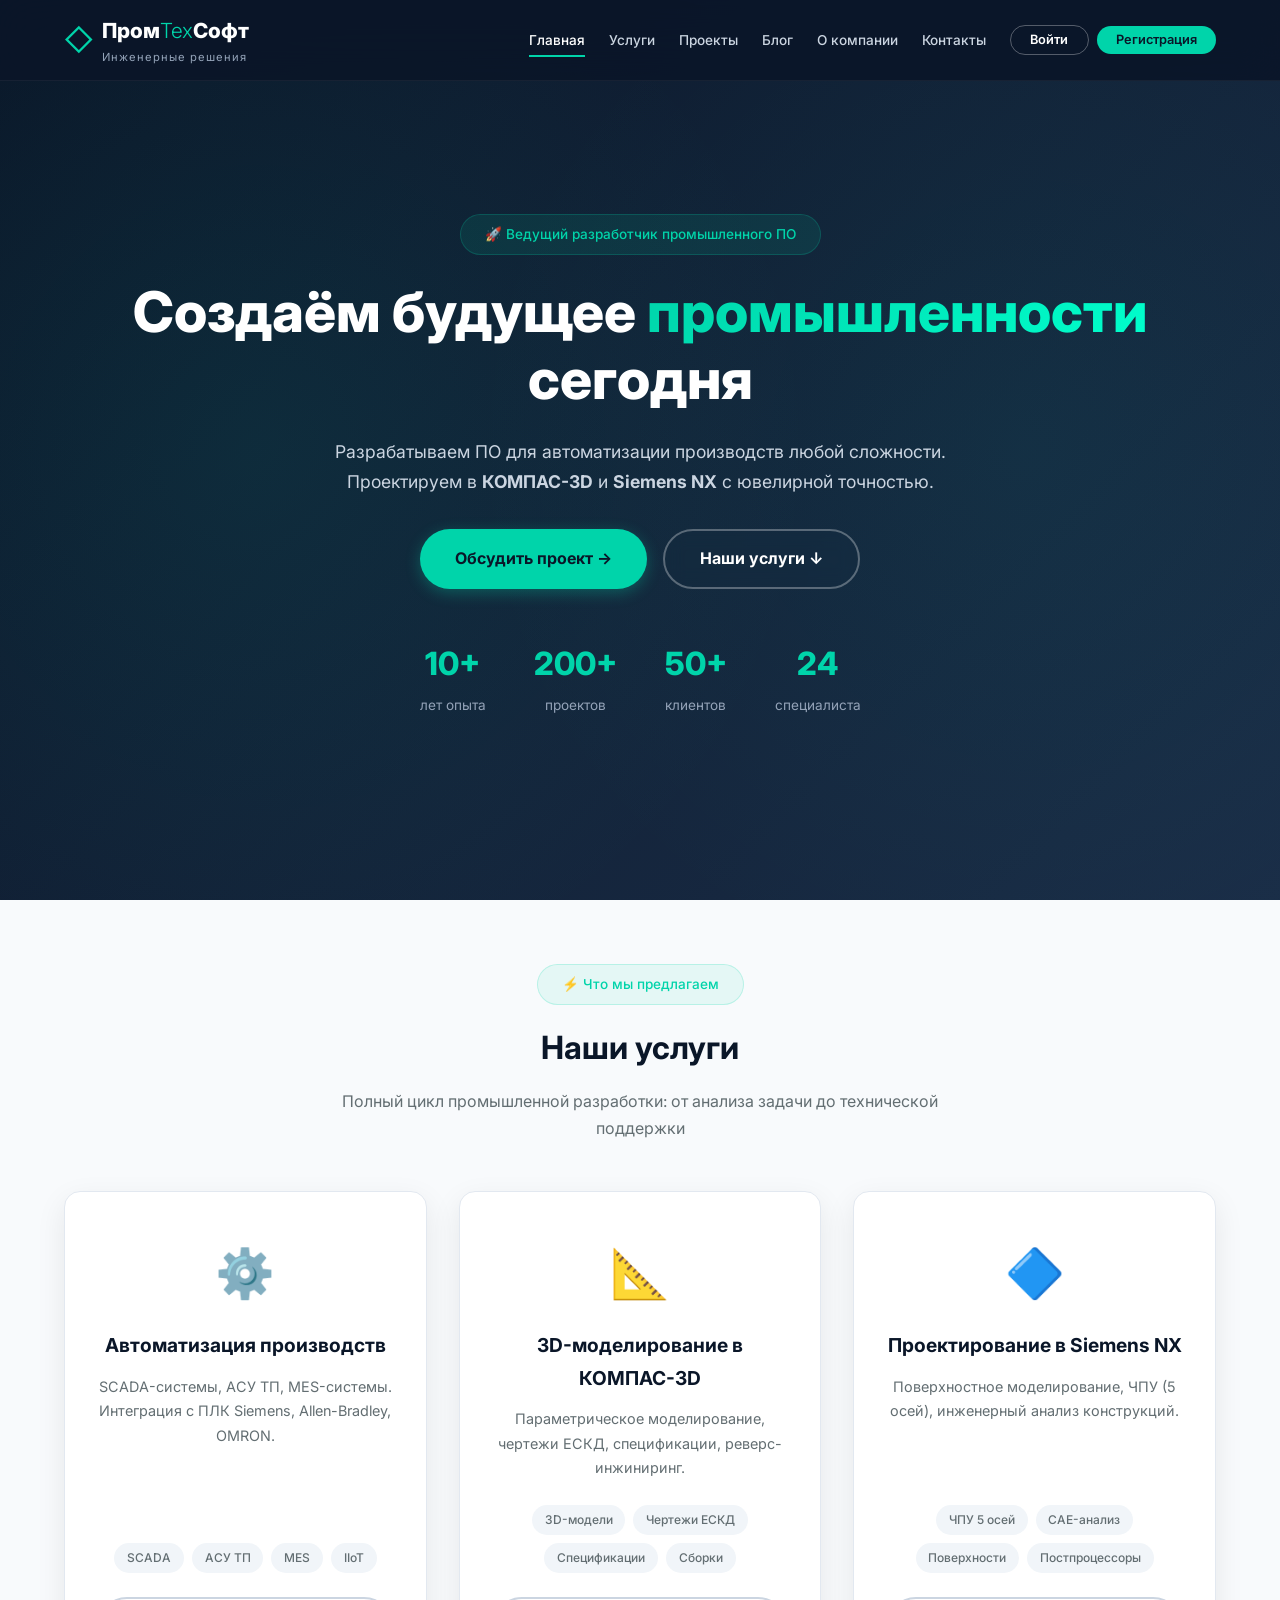
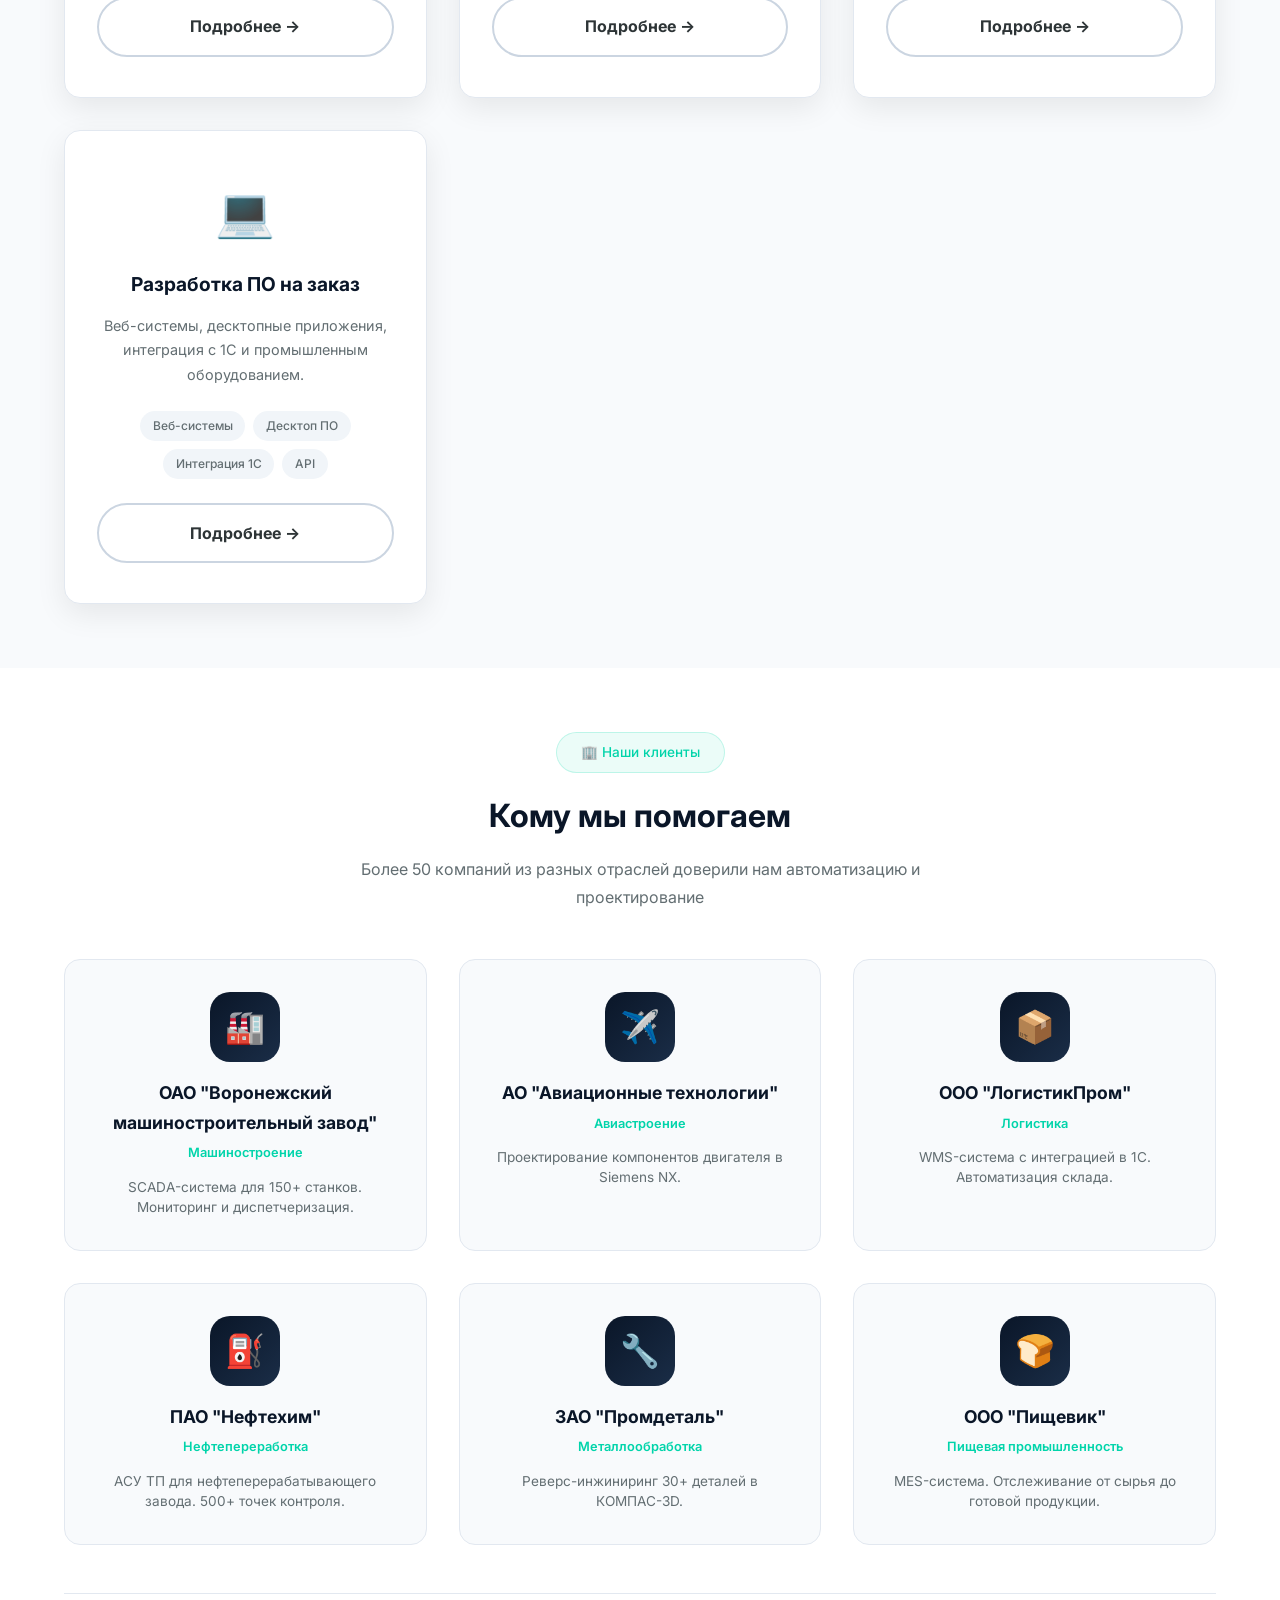
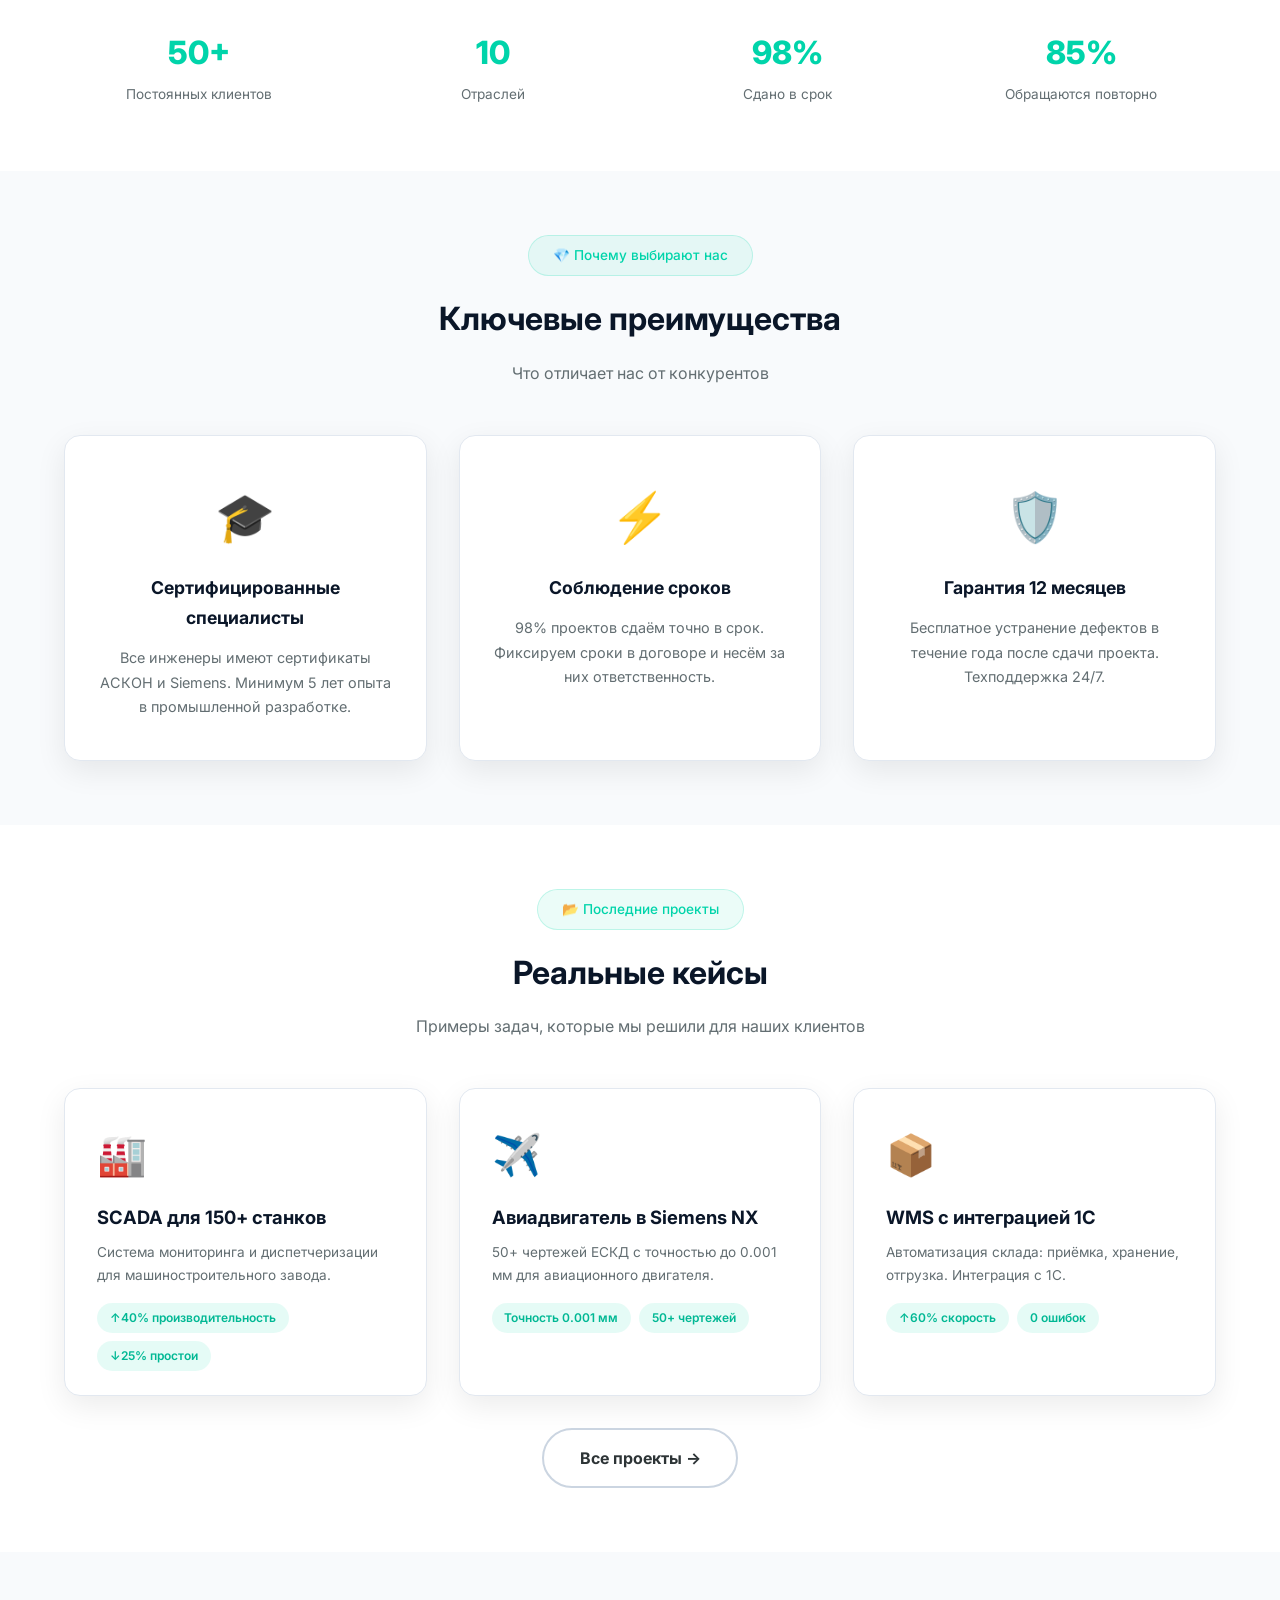
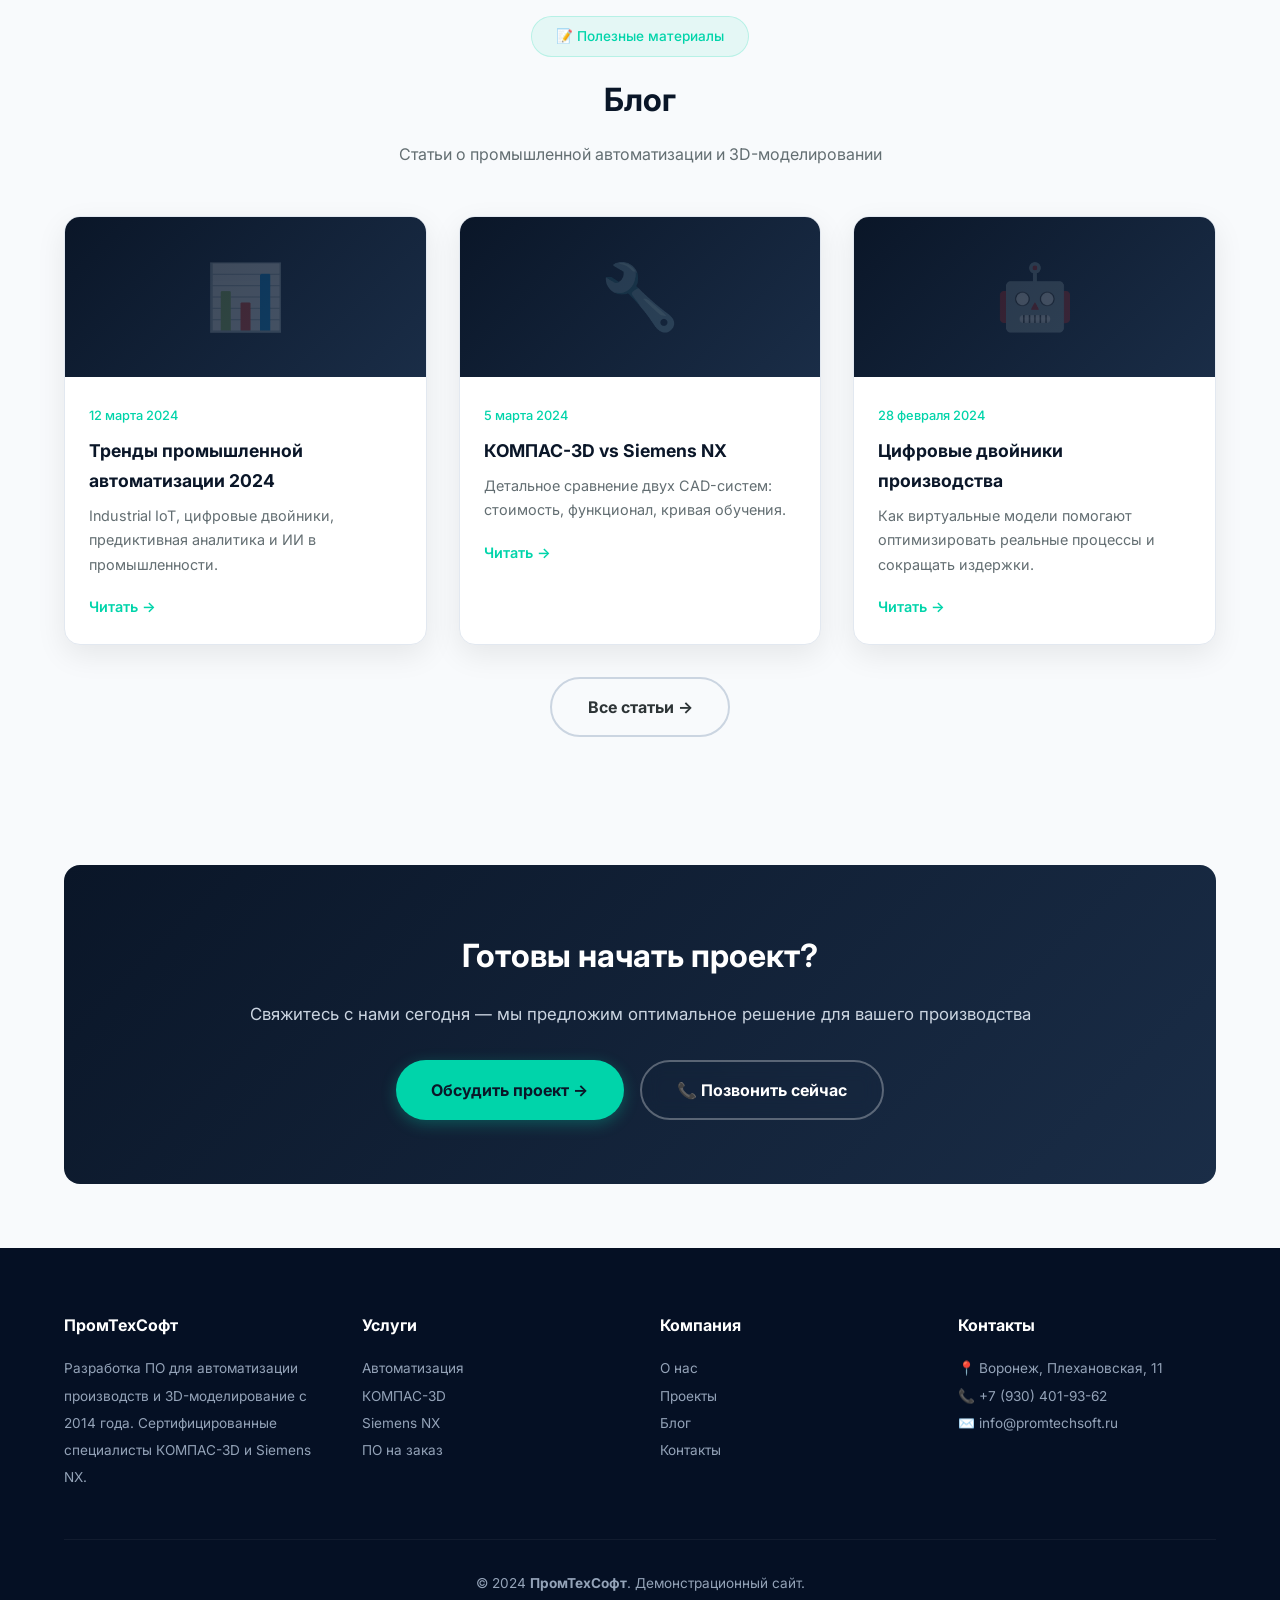
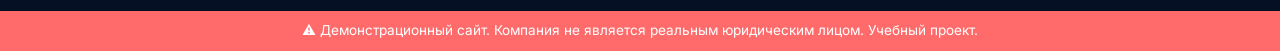
<file: frontend/static/index.html>
<!DOCTYPE html>
<html lang="ru">
<head>
    <meta charset="UTF-8">
    <meta name="viewport" content="width=device-width, initial-scale=1.0">
    <title>ПромТехСофт — Разработка ПО для автоматизации производств и 3D-моделирование</title>
    <meta name="description" content="Профессиональная разработка программного обеспечения для автоматизации производств. Услуги 3D-моделирования в КОМПАС-3D и Siemens NX. Проектирование на заказ.">
    <meta name="keywords" content="автоматизация производств, разработка ПО, 3D моделирование, КОМПАС-3D, Siemens NX, SCADA, АСУ ТП">
    <link rel="stylesheet" href="style.css">
    <link rel="stylesheet" href="animations.css">
    <link rel="preconnect" href="https://fonts.googleapis.com">
    <link href="https://fonts.googleapis.com/css2?family=Inter:wght@300;400;500;600;700;800;900&display=swap" rel="stylesheet">


    <meta property="og:title" content="ПромТехСофт — автоматизация производств и 3D-моделирование">
    <meta property="og:description" content="Разработка ПО и услуги проектирования в КОМПАС-3D и Siemens NX.">
    <meta property="og:type" content="website">
    <meta property="og:url" content="https://darkwnx.github.io">

    <script type="application/ld+json">
        {
            "@context": "https://schema.org",
            "@type": "Organization",
            "name": "ПромТехСофт",
            "url": "https://darkwnx.github.io",
            "description": "Демонстрационный сайт. Разработка ПО для автоматизации производств и услуги 3D-моделирования.",
            "address": {
                "@type": "PostalAddress",
                "streetAddress": "ул. Плехановская, д. 11",
                "addressLocality": "Воронеж",
                "addressCountry": "RU"
            }
        }
    </script>

    <!-- Yandex.Metrika counter -->
    <script type="text/javascript">
        (function(m,e,t,r,i,k,a){
            m[i]=m[i]||function(){(m[i].a=m[i].a||[]).push(arguments)};
            m[i].l=1*new Date();
            for (var j = 0; j < document.scripts.length; j++) {if (document.scripts[j].src === r) { return; }}
            k=e.createElement(t),a=e.getElementsByTagName(t)[0],k.async=1,k.src=r,a.parentNode.insertBefore(k,a)
        })(window, document,'script','https://mc.yandex.ru/metrika/tag.js?id=110703368', 'ym');
        ym(110703368, 'init', {clickmap:true, trackLinks:true, accurateTrackBounce:true, webvisor:true});
    </script>
    <noscript><div><img src="https://mc.yandex.ru/watch/110703368" style="position:absolute; left:-9999px;" alt="" /></div></noscript>

    <style>
        :root {
            --primary: #0a1628;
            --accent: #00d4aa;
            --accent-hover: #00f0c8;
            --white: #ffffff;
            --gray-50: #f8fafc;
            --gray-100: #f1f5f9;
            --gray-200: #e2e8f0;
            --gray-300: #cbd5e1;
            --gray-400: #94a3b8;
            --gray-500: #64748b;
            --text: #2d3436;
            --text-light: #636e72;
            --radius: 16px;
            --shadow: 0 10px 30px rgba(0,0,0,0.08);
            --shadow-hover: 0 20px 40px rgba(0,0,0,0.15);
            --transition: 0.3s cubic-bezier(0.4, 0, 0.2, 1);
        }

        * { margin: 0; padding: 0; box-sizing: border-box; }

        body {
            font-family: 'Inter', -apple-system, sans-serif;
            line-height: 1.7;
            color: var(--text);
            background: var(--gray-50);
        }

        .container { max-width: 1200px; margin: 0 auto; padding: 0 24px; }

        .demo-banner {
            background: #ff6b6b;
            color: white;
            text-align: center;
            padding: 0.5rem;
            font-size: 0.85rem;
        }

        /* Шапка */
        .header {
            background: rgba(10, 22, 40, 0.9);
            backdrop-filter: blur(20px);
            color: white;
            padding: 0.8rem 0;
            position: fixed;
            top: 0;
            width: 100%;
            z-index: 1000;
            border-bottom: 1px solid rgba(255,255,255,0.05);
            transition: var(--transition);
        }

        .header.scrolled {
            background: rgba(10, 22, 40, 0.98);
            box-shadow: 0 10px 40px rgba(0,0,0,0.3);
            padding: 0.5rem 0;
        }

        .navbar { display: flex; justify-content: space-between; align-items: center; }
        .logo { display: flex; align-items: center; gap: 0.5rem; text-decoration: none; color: white; }
        .logo-icon { font-size: 1.8rem; color: var(--accent); }
        .logo h1 { font-size: 1.3rem; font-weight: 800; }
        .logo h1 span { color: var(--accent); font-weight: 300; }
        .tagline { font-size: 0.7rem; color: var(--gray-400); letter-spacing: 1px; }

        .nav-menu { display: flex; list-style: none; gap: 1.5rem; align-items: center; }
        .nav-menu a { color: var(--gray-300); text-decoration: none; font-weight: 500; font-size: 0.85rem; padding: 0.4rem 0; border-bottom: 2px solid transparent; transition: var(--transition); }
        .nav-menu a:hover, .nav-menu a.active { color: white; border-bottom-color: var(--accent); }

        /* ===== КНОПКИ АВТОРИЗАЦИИ ===== */
        .auth-buttons {
            display: flex;
            gap: 0.5rem;
            align-items: center;
        }

        .auth-buttons .btn-sm {
            padding: 0.4rem 1.2rem;
            font-size: 0.8rem;
            border-radius: 50px;
            font-weight: 600;
            cursor: pointer;
            transition: var(--transition);
            font-family: inherit;
            border: none;
        }

        .auth-buttons .btn-outline-sm {
            border: 1px solid rgba(255,255,255,0.3);
            color: white;
            background: transparent;
        }

        .auth-buttons .btn-outline-sm:hover {
            background: rgba(255,255,255,0.1);
            border-color: white;
        }

        .auth-buttons .btn-primary-sm {
            background: var(--accent);
            color: var(--primary);
        }

        .auth-buttons .btn-primary-sm:hover {
            background: var(--accent-hover);
            transform: translateY(-2px);
        }

        .auth-buttons .user-name {
            color: var(--accent);
            font-weight: 500;
            font-size: 0.85rem;
            margin-right: 0.3rem;
        }

        .auth-buttons .user-name-link {
            text-decoration: none;
            cursor: pointer;
            white-space: nowrap;
        }

        .auth-buttons .user-name-link:hover {
            color: var(--accent-hover);
            text-decoration: underline;
        }

        .burger { display: none; flex-direction: column; gap: 5px; background: none; border: none; cursor: pointer; padding: 5px; }
        .burger span { width: 25px; height: 2px; background: white; display: block; transition: var(--transition); }
        .burger.active span:nth-child(1) { transform: rotate(45deg) translate(5px, 5px); }
        .burger.active span:nth-child(2) { opacity: 0; }
        .burger.active span:nth-child(3) { transform: rotate(-45deg) translate(5px, -5px); }

        /* ===== МОДАЛЬНЫЕ ОКНА ===== */
        .modal-overlay {
            position: fixed;
            top: 0;
            left: 0;
            width: 100%;
            height: 100%;
            background: rgba(10, 22, 40, 0.85);
            backdrop-filter: blur(10px);
            -webkit-backdrop-filter: blur(10px);
            z-index: 9999;
            display: none;
            align-items: center;
            justify-content: center;
            padding: 20px;
        }

        .modal-overlay.active {
            display: flex;
        }

        .modal-overlay.active .modal {
            transform: scale(1) translateY(0);
            opacity: 1;
        }

        .modal {
            background: #ffffff;
            border-radius: 20px;
            max-width: 460px;
            width: 100%;
            max-height: 90vh;
            overflow: hidden;
            box-shadow: 0 30px 60px rgba(0, 0, 0, 0.3);
            transform: scale(0.9) translateY(20px);
            opacity: 0;
            transition: transform 0.3s cubic-bezier(0.34, 1.56, 0.64, 1), opacity 0.3s ease;
        }

        .modal-header {
            display: flex;
            justify-content: space-between;
            align-items: center;
            padding: 1.2rem 1.5rem;
            border-bottom: 1px solid var(--gray-200);
            background: #ffffff;
        }

        .modal-header h3 {
            margin: 0;
            color: var(--primary);
            font-size: 1.2rem;
            font-weight: 700;
        }

        .modal-close {
            width: 34px;
            height: 34px;
            border-radius: 50%;
            border: none;
            background: var(--gray-100);
            font-size: 1.2rem;
            cursor: pointer;
            transition: all 0.3s ease;
            display: flex;
            align-items: center;
            justify-content: center;
            color: var(--text);
        }

        .modal-close:hover {
            background: #ff4757;
            color: white;
            transform: rotate(90deg);
        }

        .modal-body {
            padding: 1.5rem;
            overflow-y: auto;
            max-height: calc(90vh - 80px);
        }

        .modal-body .form-group {
            margin-bottom: 1rem;
        }

        .modal-body .form-group label {
            display: block;
            font-weight: 500;
            margin-bottom: 0.3rem;
            color: var(--text);
            font-size: 0.9rem;
        }

        .modal-body .form-group input {
            width: 100%;
            padding: 0.75rem 1rem;
            border: 2px solid var(--gray-200);
            border-radius: 10px;
            font-size: 0.95rem;
            transition: all 0.3s ease;
            font-family: inherit;
            background: var(--gray-50);
            color: var(--text);
        }

        .modal-body .form-group input:focus {
            outline: none;
            border-color: var(--accent);
            background: #ffffff;
            box-shadow: 0 0 0 4px rgba(0, 212, 170, 0.1);
        }

        .modal-body .btn {
            width: 100%;
            justify-content: center;
            padding: 0.8rem;
            font-size: 1rem;
            border-radius: 50px;
            font-weight: 700;
            cursor: pointer;
            transition: all 0.3s ease;
            font-family: inherit;
            border: none;
        }

        .modal-body .btn-primary {
            background: var(--accent);
            color: var(--primary);
        }

        .modal-body .btn-primary:hover {
            background: var(--accent-hover);
            transform: translateY(-2px);
            box-shadow: 0 8px 25px rgba(0, 212, 170, 0.4);
        }

        .modal-body .auth-switch {
            text-align: center;
            margin-top: 1rem;
            font-size: 0.85rem;
            color: var(--text-light);
        }

        .modal-body .auth-switch a {
            color: var(--accent);
            text-decoration: none;
            font-weight: 600;
            cursor: pointer;
        }

        .modal-body .auth-switch a:hover {
            text-decoration: underline;
        }

        .notification-toast {
            position: fixed;
            bottom: 30px;
            left: 50%;
            transform: translateX(-50%);
            padding: 0.8rem 2rem;
            border-radius: 12px;
            background: var(--accent);
            color: white;
            font-weight: 500;
            box-shadow: 0 10px 30px rgba(0, 0, 0, 0.2);
            z-index: 10000;
            animation: notifIn 0.3s ease;
            max-width: 90%;
            text-align: center;
        }

        .notification-toast.error {
            background: #ff4757;
        }

        @keyframes notifIn {
            from { transform: translateX(-50%) translateY(20px); opacity: 0; }
            to { transform: translateX(-50%) translateY(0); opacity: 1; }
        }

        @keyframes notifOut {
            from { transform: translateX(-50%) translateY(0); opacity: 1; }
            to { transform: translateX(-50%) translateY(20px); opacity: 0; }
        }

        /* Hero */
        .hero {
            background: linear-gradient(135deg, var(--primary), #1a2d47);
            color: white;
            padding: 8rem 0 6rem;
            text-align: center;
            position: relative;
            overflow: hidden;
        }

        .hero-bg {
            position: absolute;
            top: 0; left: 0; right: 0; bottom: 0;
            background:
                    radial-gradient(circle at 20% 50%, rgba(0, 212, 170, 0.08) 0%, transparent 50%),
                    radial-gradient(circle at 80% 50%, rgba(0, 240, 200, 0.05) 0%, transparent 50%);
        }

        .badge {
            display: inline-block;
            background: rgba(0, 212, 170, 0.1);
            color: var(--accent);
            padding: 0.5rem 1.5rem;
            border-radius: 50px;
            font-size: 0.85rem;
            font-weight: 500;
            border: 1px solid rgba(0, 212, 170, 0.2);
            margin-bottom: 1.5rem;
            position: relative;
        }

        .hero h2 {
            font-size: clamp(2rem, 5vw, 3.5rem);
            font-weight: 800;
            line-height: 1.2;
            margin-bottom: 1.5rem;
            position: relative;
        }

        .highlight {
            background: linear-gradient(135deg, var(--accent), #00ffcc);
            -webkit-background-clip: text;
            -webkit-text-fill-color: transparent;
            background-clip: text;
        }

        .hero p {
            font-size: 1.1rem;
            color: var(--gray-300);
            max-width: 700px;
            margin: 0 auto 2rem;
            position: relative;
        }

        .hero-buttons {
            display: flex;
            gap: 1rem;
            justify-content: center;
            margin-bottom: 3rem;
            flex-wrap: wrap;
            position: relative;
        }

        .hero-stats {
            display: flex;
            justify-content: center;
            gap: 3rem;
            flex-wrap: wrap;
            position: relative;
        }

        .stat-item { text-align: center; }
        .stat-value { font-size: 2rem; font-weight: 800; color: var(--accent); display: block; }
        .stat-label { font-size: 0.85rem; color: var(--gray-400); }

        section { padding: 4rem 0; }

        /* Кнопки */
        .btn {
            display: inline-flex;
            align-items: center;
            gap: 0.5rem;
            padding: 0.9rem 2.2rem;
            border-radius: 50px;
            text-decoration: none;
            font-weight: 700;
            font-size: 1rem;
            border: none;
            cursor: pointer;
            transition: var(--transition);
            font-family: inherit;
        }

        .btn-primary {
            background: var(--accent);
            color: var(--primary);
            box-shadow: 0 4px 15px rgba(0, 212, 170, 0.3);
        }
        .btn-primary:hover {
            background: var(--accent-hover);
            transform: translateY(-2px);
            box-shadow: 0 8px 25px rgba(0, 212, 170, 0.4);
        }

        .btn-outline {
            border: 2px solid rgba(255,255,255,0.3);
            color: white;
            background: transparent;
        }
        .btn-outline:hover {
            background: rgba(255,255,255,0.1);
            border-color: white;
            transform: translateY(-2px);
        }

        .btn-outline-dark {
            border: 2px solid var(--gray-300);
            color: var(--text);
            background: transparent;
        }
        .btn-outline-dark:hover {
            background: var(--primary);
            color: white;
            border-color: var(--primary);
        }

        /* Заголовки секций */
        .section-header {
            text-align: center;
            margin-bottom: 3rem;
        }
        .section-header .badge { margin-bottom: 1rem; background: rgba(0, 212, 170, 0.08); }
        .section-header h2 { font-size: 2rem; color: var(--primary); margin-bottom: 0.8rem; }
        .section-header p { color: var(--text-light); max-width: 600px; margin: 0 auto; }

        /* Услуги */
        .services-grid {
            display: grid;
            grid-template-columns: repeat(auto-fit, minmax(280px, 1fr));
            gap: 2rem;
        }

        .service-card {
            background: white;
            padding: 2.5rem 2rem;
            border-radius: var(--radius);
            box-shadow: var(--shadow);
            text-align: center;
            transition: var(--transition);
            border: 1px solid var(--gray-200);
            display: flex;
            flex-direction: column;
            position: relative;
            overflow: hidden;
        }

        .service-card::before {
            content: '';
            position: absolute;
            top: 0; left: 0; right: 0;
            height: 3px;
            background: linear-gradient(90deg, var(--accent), #00ffcc);
            transform: scaleX(0);
            transform-origin: left;
            transition: transform 0.4s ease;
        }

        .service-card:hover::before { transform: scaleX(1); }
        .service-card:hover {
            transform: translateY(-8px);
            box-shadow: var(--shadow-hover);
        }

        .service-icon { font-size: 3rem; margin-bottom: 1rem; display: block; }
        .service-card h3 { font-size: 1.2rem; margin-bottom: 0.8rem; color: var(--primary); }
        .service-card p { color: var(--text-light); font-size: 0.9rem; margin-bottom: 1.5rem; flex-grow: 1; }

        .service-features {
            display: flex;
            gap: 0.5rem;
            justify-content: center;
            flex-wrap: wrap;
            margin-bottom: 1.5rem;
            list-style: none;
        }
        .service-features li {
            background: var(--gray-100);
            padding: 0.3rem 0.8rem;
            border-radius: 20px;
            font-size: 0.75rem;
            color: var(--text-light);
            font-weight: 500;
        }

        /* Клиенты */
        .clients-section { background: white; }
        .clients-grid {
            display: grid;
            grid-template-columns: repeat(auto-fill, minmax(280px, 1fr));
            gap: 2rem;
        }

        .client-card {
            background: var(--gray-50);
            padding: 2rem;
            border-radius: var(--radius);
            text-align: center;
            transition: var(--transition);
            border: 1px solid var(--gray-200);
        }
        .client-card:hover {
            transform: translateY(-5px);
            box-shadow: var(--shadow-hover);
            background: white;
        }

        .client-logo {
            width: 70px;
            height: 70px;
            border-radius: 20px;
            background: linear-gradient(135deg, var(--primary), #1a2d47);
            display: flex;
            align-items: center;
            justify-content: center;
            font-size: 2rem;
            margin: 0 auto 1rem;
            color: white;
        }

        .client-name { font-weight: 700; color: var(--primary); font-size: 1.1rem; margin-bottom: 0.3rem; }
        .client-industry { color: var(--accent); font-size: 0.8rem; font-weight: 600; margin-bottom: 0.8rem; }
        .client-work { color: var(--text-light); font-size: 0.85rem; line-height: 1.5; }

        .clients-stats {
            display: grid;
            grid-template-columns: repeat(4, 1fr);
            gap: 1.5rem;
            margin-top: 3rem;
            padding-top: 2rem;
            border-top: 1px solid var(--gray-200);
        }
        .client-stat { text-align: center; }
        .client-stat-value { font-size: 2rem; font-weight: 800; color: var(--accent); display: block; }
        .client-stat-label { font-size: 0.85rem; color: var(--text-light); }

        /* Преимущества */
        .advantages-grid {
            display: grid;
            grid-template-columns: repeat(3, 1fr);
            gap: 2rem;
        }

        .advantage-card {
            background: white;
            padding: 2.5rem 2rem;
            border-radius: var(--radius);
            box-shadow: var(--shadow);
            border: 1px solid var(--gray-200);
            text-align: center;
            transition: var(--transition);
        }
        .advantage-card:hover {
            transform: translateY(-5px);
            box-shadow: var(--shadow-hover);
        }

        .advantage-icon { font-size: 3rem; margin-bottom: 1rem; display: block; }
        .advantage-card h3 { color: var(--primary); margin-bottom: 0.8rem; font-size: 1.1rem; }
        .advantage-card p { color: var(--text-light); font-size: 0.9rem; }

        /* Проекты на главной */
        .projects-preview {
            display: grid;
            grid-template-columns: repeat(3, 1fr);
            gap: 2rem;
        }

        .project-preview-card {
            background: white;
            border-radius: var(--radius);
            overflow: hidden;
            box-shadow: var(--shadow);
            border: 1px solid var(--gray-200);
            transition: var(--transition);
        }
        .project-preview-card:hover {
            transform: translateY(-8px);
            box-shadow: var(--shadow-hover);
        }

        .project-preview-header { padding: 2rem 2rem 0; }
        .project-preview-icon { font-size: 2.5rem; margin-bottom: 0.8rem; }
        .project-preview-title { font-size: 1.15rem; font-weight: 700; color: var(--primary); margin-bottom: 0.5rem; }
        .project-preview-desc { color: var(--text-light); font-size: 0.85rem; padding: 0 2rem; margin-bottom: 1rem; }
        .project-preview-results { display: flex; gap: 0.5rem; padding: 0 2rem 1.5rem; flex-wrap: wrap; }
        .preview-result {
            background: rgba(0, 212, 170, 0.1);
            color: #00b894;
            padding: 0.3rem 0.8rem;
            border-radius: 20px;
            font-size: 0.75rem;
            font-weight: 600;
        }

        /* Блог на главной */
        .blog-grid {
            display: grid;
            grid-template-columns: repeat(3, 1fr);
            gap: 2rem;
        }

        .blog-card {
            background: white;
            border-radius: var(--radius);
            overflow: hidden;
            box-shadow: var(--shadow);
            transition: var(--transition);
            border: 1px solid var(--gray-200);
        }
        .blog-card:hover {
            transform: translateY(-5px);
            box-shadow: var(--shadow-hover);
        }

        .blog-card-image {
            height: 160px;
            display: flex;
            align-items: center;
            justify-content: center;
            font-size: 4rem;
            background: linear-gradient(135deg, var(--primary), #1a2d47);
            color: rgba(255,255,255,0.2);
        }

        .blog-card-content { padding: 1.5rem; }
        .blog-card-date { font-size: 0.8rem; color: var(--accent); font-weight: 500; }
        .blog-card h3 { font-size: 1.1rem; margin: 0.5rem 0; color: var(--primary); }
        .blog-card p { font-size: 0.9rem; color: var(--text-light); margin-bottom: 1rem; }
        .blog-link { color: var(--accent); text-decoration: none; font-weight: 600; font-size: 0.9rem; }

        /* CTA */
        .cta {
            background: linear-gradient(135deg, var(--primary), #1a2d47);
            color: white;
            text-align: center;
            padding: 4rem 0;
            border-radius: var(--radius);
        }
        .cta h2 { font-size: 2rem; margin-bottom: 1rem; }
        .cta p { color: var(--gray-300); margin-bottom: 2rem; font-size: 1.05rem; }
        .cta-buttons { display: flex; gap: 1rem; justify-content: center; flex-wrap: wrap; }

        /* Футер */
        .footer {
            background: #051024;
            color: var(--gray-400);
            padding: 4rem 0 1rem;
        }

        .footer-grid {
            display: grid;
            grid-template-columns: repeat(auto-fit, minmax(200px, 1fr));
            gap: 2.5rem;
            margin-bottom: 3rem;
        }

        .footer-col h4 { color: white; margin-bottom: 1rem; font-size: 1rem; }
        .footer-col p, .footer-col a { color: var(--gray-400); font-size: 0.85rem; text-decoration: none; line-height: 2; }
        .footer-col a:hover { color: var(--accent); }

        .footer-bottom { text-align: center; padding-top: 2rem; border-top: 1px solid rgba(255,255,255,0.05); font-size: 0.85rem; }

        .scroll-top {
            position: fixed;
            bottom: 30px;
            right: 30px;
            width: 50px;
            height: 50px;
            background: var(--accent);
            color: var(--primary);
            border: none;
            border-radius: 50%;
            font-size: 1.5rem;
            cursor: pointer;
            opacity: 0;
            pointer-events: none;
            transition: var(--transition);
            z-index: 999;
            display: flex;
            align-items: center;
            justify-content: center;
            font-weight: 700;
        }
        .scroll-top.visible { opacity: 1; pointer-events: all; }

        .text-center { text-align: center; }

        @media (max-width: 768px) {
            .burger { display: flex; }
            .nav-menu {
                display: none;
                position: fixed;
                top: 60px;
                left: 0;
                right: 0;
                background: var(--primary);
                flex-direction: column;
                padding: 2rem;
                text-align: center;
                gap: 1rem;
                z-index: 1000;
                box-shadow: 0 20px 40px rgba(0,0,0,0.3);
            }
            .nav-menu.active { display: flex; }
            .nav-menu .auth-buttons { flex-direction: column; width: 100%; }
            .nav-menu .auth-buttons .btn-sm { width: 100%; justify-content: center; }

            .hero { padding: 6rem 0 4rem; min-height: auto; }
            .hero h2 { font-size: 1.8rem; }
            .hero-stats { gap: 1.5rem; }
            .services-grid { grid-template-columns: 1fr; }
            .advantages-grid { grid-template-columns: 1fr; }
            .projects-preview { grid-template-columns: 1fr; }
            .blog-grid { grid-template-columns: 1fr; }
            .clients-stats { grid-template-columns: repeat(2, 1fr); }
            .footer-grid { grid-template-columns: 1fr 1fr; }

            .auth-buttons .user-name { display: inline; }
        }

        @media (max-width: 480px) {
            .clients-grid { grid-template-columns: 1fr; }
            .clients-stats { grid-template-columns: 1fr; }
        }
    </style>
</head>
<body>
<header class="header" id="header">
    <div class="container">
        <nav class="navbar">
            <a href="index.html" class="logo">
                <span class="logo-icon">◇</span>
                <div>
                    <h1>Пром<span>Тех</span>Софт</h1>
                    <p class="tagline">Инженерные решения</p>
                </div>
            </a>
            <ul class="nav-menu" id="navMenu">
                <li><a href="index.html" class="active">Главная</a></li>
                <li><a href="services.html">Услуги</a></li>
                <li><a href="projects.html">Проекты</a></li>
                <li><a href="blog.html">Блог</a></li>
                <li><a href="about.html">О компании</a></li>
                <li><a href="contacts.html">Контакты</a></li>
                <li>
                    <div class="auth-buttons" id="authButtons">
                        <button class="btn-sm btn-outline-sm" onclick="openLogin()">Войти</button>
                        <button class="btn-sm btn-primary-sm" onclick="openRegister()">Регистрация</button>
                    </div>
                </li>
            </ul>
            <button class="burger" id="burger" aria-label="Меню">
                <span></span><span></span><span></span>
            </button>
        </nav>
    </div>
</header>

<main>
    <!-- Hero -->
    <section class="hero">
        <div class="hero-bg"></div>
        <div class="container">
            <span class="badge">🚀 Ведущий разработчик промышленного ПО</span>
            <h2>Создаём будущее <span class="highlight">промышленности</span> сегодня</h2>
            <p>Разрабатываем ПО для автоматизации производств любой сложности. Проектируем в <strong>КОМПАС-3D</strong> и <strong>Siemens NX</strong> с ювелирной точностью.</p>
            <div class="hero-buttons">
                <a href="contacts.html" class="btn btn-primary">Обсудить проект →</a>
                <a href="services.html" class="btn btn-outline">Наши услуги ↓</a>
            </div>
            <div class="hero-stats">
                <div class="stat-item">
                    <span class="stat-value">10+</span>
                    <span class="stat-label">лет опыта</span>
                </div>
                <div class="stat-item">
                    <span class="stat-value">200+</span>
                    <span class="stat-label">проектов</span>
                </div>
                <div class="stat-item">
                    <span class="stat-value">50+</span>
                    <span class="stat-label">клиентов</span>
                </div>
                <div class="stat-item">
                    <span class="stat-value">24</span>
                    <span class="stat-label">специалиста</span>
                </div>
            </div>
        </div>
    </section>

    <!-- Услуги -->
    <section>
        <div class="container">
            <div class="section-header">
                <span class="badge">⚡ Что мы предлагаем</span>
                <h2>Наши услуги</h2>
                <p>Полный цикл промышленной разработки: от анализа задачи до технической поддержки</p>
            </div>
            <div class="services-grid">
                <article class="service-card">
                    <span class="service-icon">⚙️</span>
                    <h3>Автоматизация производств</h3>
                    <p>SCADA-системы, АСУ ТП, MES-системы. Интеграция с ПЛК Siemens, Allen-Bradley, OMRON.</p>
                    <ul class="service-features">
                        <li>SCADA</li>
                        <li>АСУ ТП</li>
                        <li>MES</li>
                        <li>IIoT</li>
                    </ul>
                    <a href="services.html#automation" class="btn btn-outline-dark">Подробнее →</a>
                </article>
                <article class="service-card">
                    <span class="service-icon">📐</span>
                    <h3>3D-моделирование в КОМПАС-3D</h3>
                    <p>Параметрическое моделирование, чертежи ЕСКД, спецификации, реверс-инжиниринг.</p>
                    <ul class="service-features">
                        <li>3D-модели</li>
                        <li>Чертежи ЕСКД</li>
                        <li>Спецификации</li>
                        <li>Сборки</li>
                    </ul>
                    <a href="services.html#kompas" class="btn btn-outline-dark">Подробнее →</a>
                </article>
                <article class="service-card">
                    <span class="service-icon">🔷</span>
                    <h3>Проектирование в Siemens NX</h3>
                    <p>Поверхностное моделирование, ЧПУ (5 осей), инженерный анализ конструкций.</p>
                    <ul class="service-features">
                        <li>ЧПУ 5 осей</li>
                        <li>CAE-анализ</li>
                        <li>Поверхности</li>
                        <li>Постпроцессоры</li>
                    </ul>
                    <a href="services.html#nx" class="btn btn-outline-dark">Подробнее →</a>
                </article>
                <article class="service-card">
                    <span class="service-icon">💻</span>
                    <h3>Разработка ПО на заказ</h3>
                    <p>Веб-системы, десктопные приложения, интеграция с 1С и промышленным оборудованием.</p>
                    <ul class="service-features">
                        <li>Веб-системы</li>
                        <li>Десктоп ПО</li>
                        <li>Интеграция 1С</li>
                        <li>API</li>
                    </ul>
                    <a href="services.html#custom" class="btn btn-outline-dark">Подробнее →</a>
                </article>
            </div>
        </div>
    </section>

    <!-- Клиенты -->
    <section class="clients-section">
        <div class="container">
            <div class="section-header">
                <span class="badge">🏢 Наши клиенты</span>
                <h2>Кому мы помогаем</h2>
                <p>Более 50 компаний из разных отраслей доверили нам автоматизацию и проектирование</p>
            </div>
            <div class="clients-grid">
                <div class="client-card">
                    <div class="client-logo">🏭</div>
                    <div class="client-name">ОАО "Воронежский машиностроительный завод"</div>
                    <div class="client-industry">Машиностроение</div>
                    <div class="client-work">SCADA-система для 150+ станков. Мониторинг и диспетчеризация.</div>
                </div>
                <div class="client-card">
                    <div class="client-logo">✈️</div>
                    <div class="client-name">АО "Авиационные технологии"</div>
                    <div class="client-industry">Авиастроение</div>
                    <div class="client-work">Проектирование компонентов двигателя в Siemens NX.</div>
                </div>
                <div class="client-card">
                    <div class="client-logo">📦</div>
                    <div class="client-name">ООО "ЛогистикПром"</div>
                    <div class="client-industry">Логистика</div>
                    <div class="client-work">WMS-система с интеграцией в 1С. Автоматизация склада.</div>
                </div>
                <div class="client-card">
                    <div class="client-logo">⛽</div>
                    <div class="client-name">ПАО "Нефтехим"</div>
                    <div class="client-industry">Нефтепереработка</div>
                    <div class="client-work">АСУ ТП для нефтеперерабатывающего завода. 500+ точек контроля.</div>
                </div>
                <div class="client-card">
                    <div class="client-logo">🔧</div>
                    <div class="client-name">ЗАО "Промдеталь"</div>
                    <div class="client-industry">Металлообработка</div>
                    <div class="client-work">Реверс-инжиниринг 30+ деталей в КОМПАС-3D.</div>
                </div>
                <div class="client-card">
                    <div class="client-logo">🍞</div>
                    <div class="client-name">ООО "Пищевик"</div>
                    <div class="client-industry">Пищевая промышленность</div>
                    <div class="client-work">MES-система. Отслеживание от сырья до готовой продукции.</div>
                </div>
            </div>
            <div class="clients-stats">
                <div class="client-stat">
                    <span class="client-stat-value">50+</span>
                    <span class="client-stat-label">Постоянных клиентов</span>
                </div>
                <div class="client-stat">
                    <span class="client-stat-value">10</span>
                    <span class="client-stat-label">Отраслей</span>
                </div>
                <div class="client-stat">
                    <span class="client-stat-value">98%</span>
                    <span class="client-stat-label">Сдано в срок</span>
                </div>
                <div class="client-stat">
                    <span class="client-stat-value">85%</span>
                    <span class="client-stat-label">Обращаются повторно</span>
                </div>
            </div>
        </div>
    </section>

    <!-- Преимущества -->
    <section>
        <div class="container">
            <div class="section-header">
                <span class="badge">💎 Почему выбирают нас</span>
                <h2>Ключевые преимущества</h2>
                <p>Что отличает нас от конкурентов</p>
            </div>
            <div class="advantages-grid">
                <div class="advantage-card">
                    <span class="advantage-icon">🎓</span>
                    <h3>Сертифицированные специалисты</h3>
                    <p>Все инженеры имеют сертификаты АСКОН и Siemens. Минимум 5 лет опыта в промышленной разработке.</p>
                </div>
                <div class="advantage-card">
                    <span class="advantage-icon">⚡</span>
                    <h3>Соблюдение сроков</h3>
                    <p>98% проектов сдаём точно в срок. Фиксируем сроки в договоре и несём за них ответственность.</p>
                </div>
                <div class="advantage-card">
                    <span class="advantage-icon">🛡️</span>
                    <h3>Гарантия 12 месяцев</h3>
                    <p>Бесплатное устранение дефектов в течение года после сдачи проекта. Техподдержка 24/7.</p>
                </div>
            </div>
        </div>
    </section>

    <!-- Проекты -->
    <section style="background: white;">
        <div class="container">
            <div class="section-header">
                <span class="badge">📂 Последние проекты</span>
                <h2>Реальные кейсы</h2>
                <p>Примеры задач, которые мы решили для наших клиентов</p>
            </div>
            <div class="projects-preview">
                <div class="project-preview-card">
                    <div class="project-preview-header">
                        <div class="project-preview-icon">🏭</div>
                        <div class="project-preview-title">SCADA для 150+ станков</div>
                    </div>
                    <p class="project-preview-desc">Система мониторинга и диспетчеризации для машиностроительного завода.</p>
                    <div class="project-preview-results">
                        <span class="preview-result">↑40% производительность</span>
                        <span class="preview-result">↓25% простои</span>
                    </div>
                </div>
                <div class="project-preview-card">
                    <div class="project-preview-header">
                        <div class="project-preview-icon">✈️</div>
                        <div class="project-preview-title">Авиадвигатель в Siemens NX</div>
                    </div>
                    <p class="project-preview-desc">50+ чертежей ЕСКД с точностью до 0.001 мм для авиационного двигателя.</p>
                    <div class="project-preview-results">
                        <span class="preview-result">Точность 0.001 мм</span>
                        <span class="preview-result">50+ чертежей</span>
                    </div>
                </div>
                <div class="project-preview-card">
                    <div class="project-preview-header">
                        <div class="project-preview-icon">📦</div>
                        <div class="project-preview-title">WMS с интеграцией 1С</div>
                    </div>
                    <p class="project-preview-desc">Автоматизация склада: приёмка, хранение, отгрузка. Интеграция с 1С.</p>
                    <div class="project-preview-results">
                        <span class="preview-result">↑60% скорость</span>
                        <span class="preview-result">0 ошибок</span>
                    </div>
                </div>
            </div>
            <div class="text-center" style="margin-top: 2rem;">
                <a href="projects.html" class="btn btn-outline-dark">Все проекты →</a>
            </div>
        </div>
    </section>

    <!-- Блог -->
    <section>
        <div class="container">
            <div class="section-header">
                <span class="badge">📝 Полезные материалы</span>
                <h2>Блог</h2>
                <p>Статьи о промышленной автоматизации и 3D-моделировании</p>
            </div>
            <div class="blog-grid">
                <article class="blog-card">
                    <div class="blog-card-image">📊</div>
                    <div class="blog-card-content">
                        <span class="blog-card-date">12 марта 2024</span>
                        <h3>Тренды промышленной автоматизации 2024</h3>
                        <p>Industrial IoT, цифровые двойники, предиктивная аналитика и ИИ в промышленности.</p>
                        <a href="blog.html" class="blog-link">Читать →</a>
                    </div>
                </article>
                <article class="blog-card">
                    <div class="blog-card-image">🔧</div>
                    <div class="blog-card-content">
                        <span class="blog-card-date">5 марта 2024</span>
                        <h3>КОМПАС-3D vs Siemens NX</h3>
                        <p>Детальное сравнение двух CAD-систем: стоимость, функционал, кривая обучения.</p>
                        <a href="blog.html" class="blog-link">Читать →</a>
                    </div>
                </article>
                <article class="blog-card">
                    <div class="blog-card-image">🤖</div>
                    <div class="blog-card-content">
                        <span class="blog-card-date">28 февраля 2024</span>
                        <h3>Цифровые двойники производства</h3>
                        <p>Как виртуальные модели помогают оптимизировать реальные процессы и сокращать издержки.</p>
                        <a href="blog.html" class="blog-link">Читать →</a>
                    </div>
                </article>
            </div>
            <div class="text-center" style="margin-top: 2rem;">
                <a href="blog.html" class="btn btn-outline-dark">Все статьи →</a>
            </div>
        </div>
    </section>

    <!-- CTA -->
    <section>
        <div class="container">
            <div class="cta">
                <h2>Готовы начать проект?</h2>
                <p>Свяжитесь с нами сегодня — мы предложим оптимальное решение для вашего производства</p>
                <div class="cta-buttons">
                    <a href="contacts.html" class="btn btn-primary">Обсудить проект →</a>
                    <a href="tel:+79304019362" class="btn btn-outline">📞 Позвонить сейчас</a>
                </div>
            </div>
        </div>
    </section>
</main>

<footer class="footer">
    <div class="container">
        <div class="footer-grid">
            <div class="footer-col">
                <h4>ПромТехСофт</h4>
                <p>Разработка ПО для автоматизации производств и 3D-моделирование с 2014 года. Сертифицированные специалисты КОМПАС-3D и Siemens NX.</p>
            </div>
            <div class="footer-col">
                <h4>Услуги</h4>
                <p><a href="services.html">Автоматизация</a></p>
                <p><a href="services.html">КОМПАС-3D</a></p>
                <p><a href="services.html">Siemens NX</a></p>
                <p><a href="services.html">ПО на заказ</a></p>
            </div>
            <div class="footer-col">
                <h4>Компания</h4>
                <p><a href="about.html">О нас</a></p>
                <p><a href="projects.html">Проекты</a></p>
                <p><a href="blog.html">Блог</a></p>
                <p><a href="contacts.html">Контакты</a></p>
            </div>
            <div class="footer-col">
                <h4>Контакты</h4>
                <p>📍 Воронеж, Плехановская, 11</p>
                <p>📞 +7 (930) 401-93-62</p>
                <p>✉️ info@promtechsoft.ru</p>
            </div>
        </div>
        <div class="footer-bottom">
            <p>© 2024 <strong>ПромТехСофт</strong>. Демонстрационный сайт.</p>
        </div>
    </div>
</footer>

<div style="background: #ff6b6b; color: white; text-align: center; padding: 0.5rem; font-size: 0.85rem;">
    ⚠️ Демонстрационный сайт. Компания не является реальным юридическим лицом. Учебный проект.
</div>

<button class="scroll-top" id="scrollTop" aria-label="Наверх">↑</button>

<!-- ===== МОДАЛЬНОЕ ОКНО ВХОДА ===== -->
<div class="modal-overlay" id="loginModal">
    <div class="modal">
        <div class="modal-header">
            <h3>🔐 Вход</h3>
            <button class="modal-close" onclick="closeModal('loginModal')">✕</button>
        </div>
        <div class="modal-body">
            <form id="loginForm">
                <div class="form-group">
                    <label>Имя пользователя</label>
                    <input type="text" id="loginUsername" placeholder="Введите имя пользователя" required>
                </div>
                <div class="form-group">
                    <label>Пароль</label>
                    <input type="password" id="loginPassword" placeholder="Введите пароль" required>
                </div>
                <button type="submit" class="btn btn-primary">Войти</button>
                <div class="auth-switch">
                    Нет аккаунта? <a onclick="closeModal('loginModal'); openRegister();">Зарегистрируйтесь</a>
                </div>
            </form>
        </div>
    </div>
</div>

<!-- ===== МОДАЛЬНОЕ ОКНО РЕГИСТРАЦИИ ===== -->
<div class="modal-overlay" id="registerModal">
    <div class="modal">
        <div class="modal-header">
            <h3>📝 Регистрация</h3>
            <button class="modal-close" onclick="closeModal('registerModal')">✕</button>
        </div>
        <div class="modal-body">
            <form id="registerForm">
                <div class="form-group">
                    <label>Имя пользователя *</label>
                    <input type="text" id="regUsername" placeholder="От 3 до 50 символов" required minlength="3" maxlength="50">
                </div>
                <div class="form-group">
                    <label>Email *</label>
                    <input type="email" id="regEmail" placeholder="example@mail.com" required>
                </div>
                <div class="form-group">
                    <label>Имя</label>
                    <input type="text" id="regFirstName" placeholder="Ваше имя">
                </div>
                <div class="form-group">
                    <label>Фамилия</label>
                    <input type="text" id="regLastName" placeholder="Ваша фамилия">
                </div>
                <div class="form-group">
                    <label>Пароль *</label>
                    <input type="password" id="regPassword" placeholder="Минимум 6 символов" required minlength="6">
                </div>
                <button type="submit" class="btn btn-primary">Зарегистрироваться</button>
                <div class="auth-switch">
                    Уже есть аккаунт? <a onclick="closeModal('registerModal'); openLogin();">Войдите</a>
                </div>
            </form>
        </div>
    </div>
</div>

<script src="auth.js"></script>

</body>
</html>
</file>
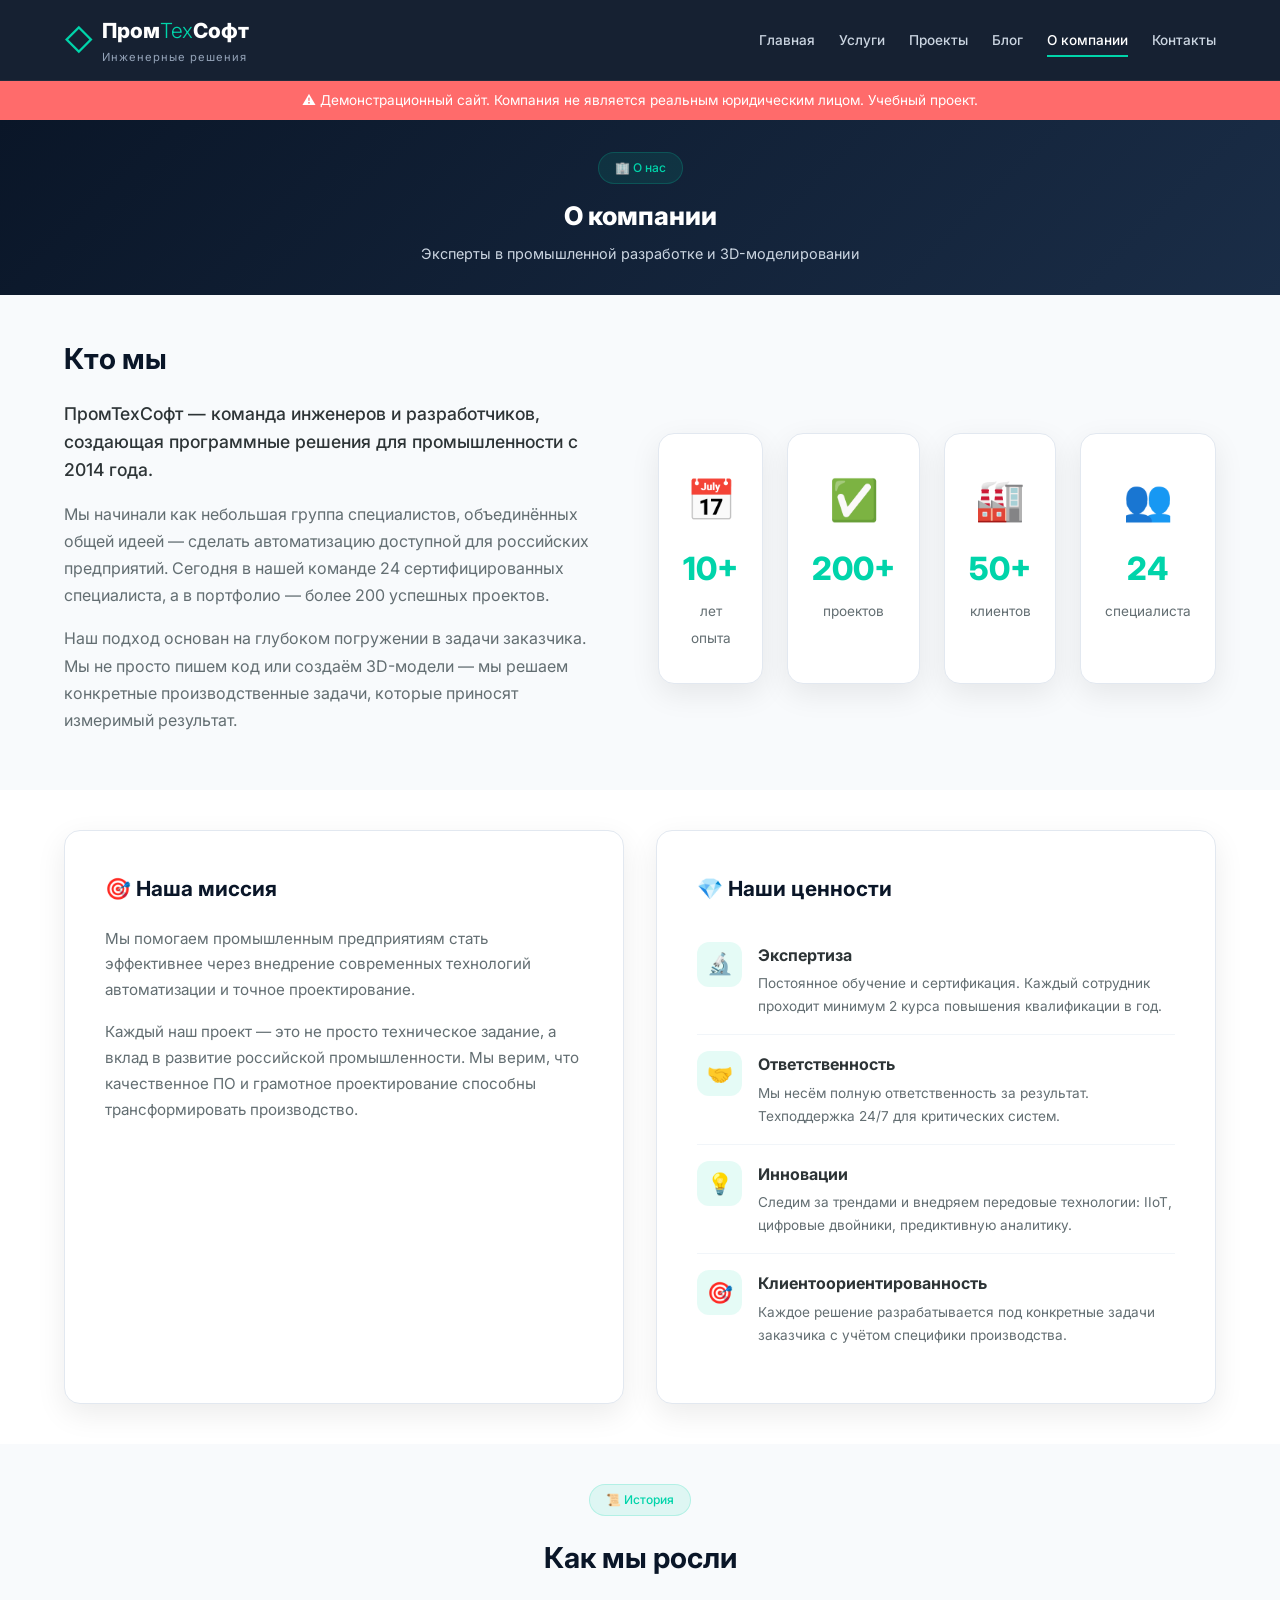
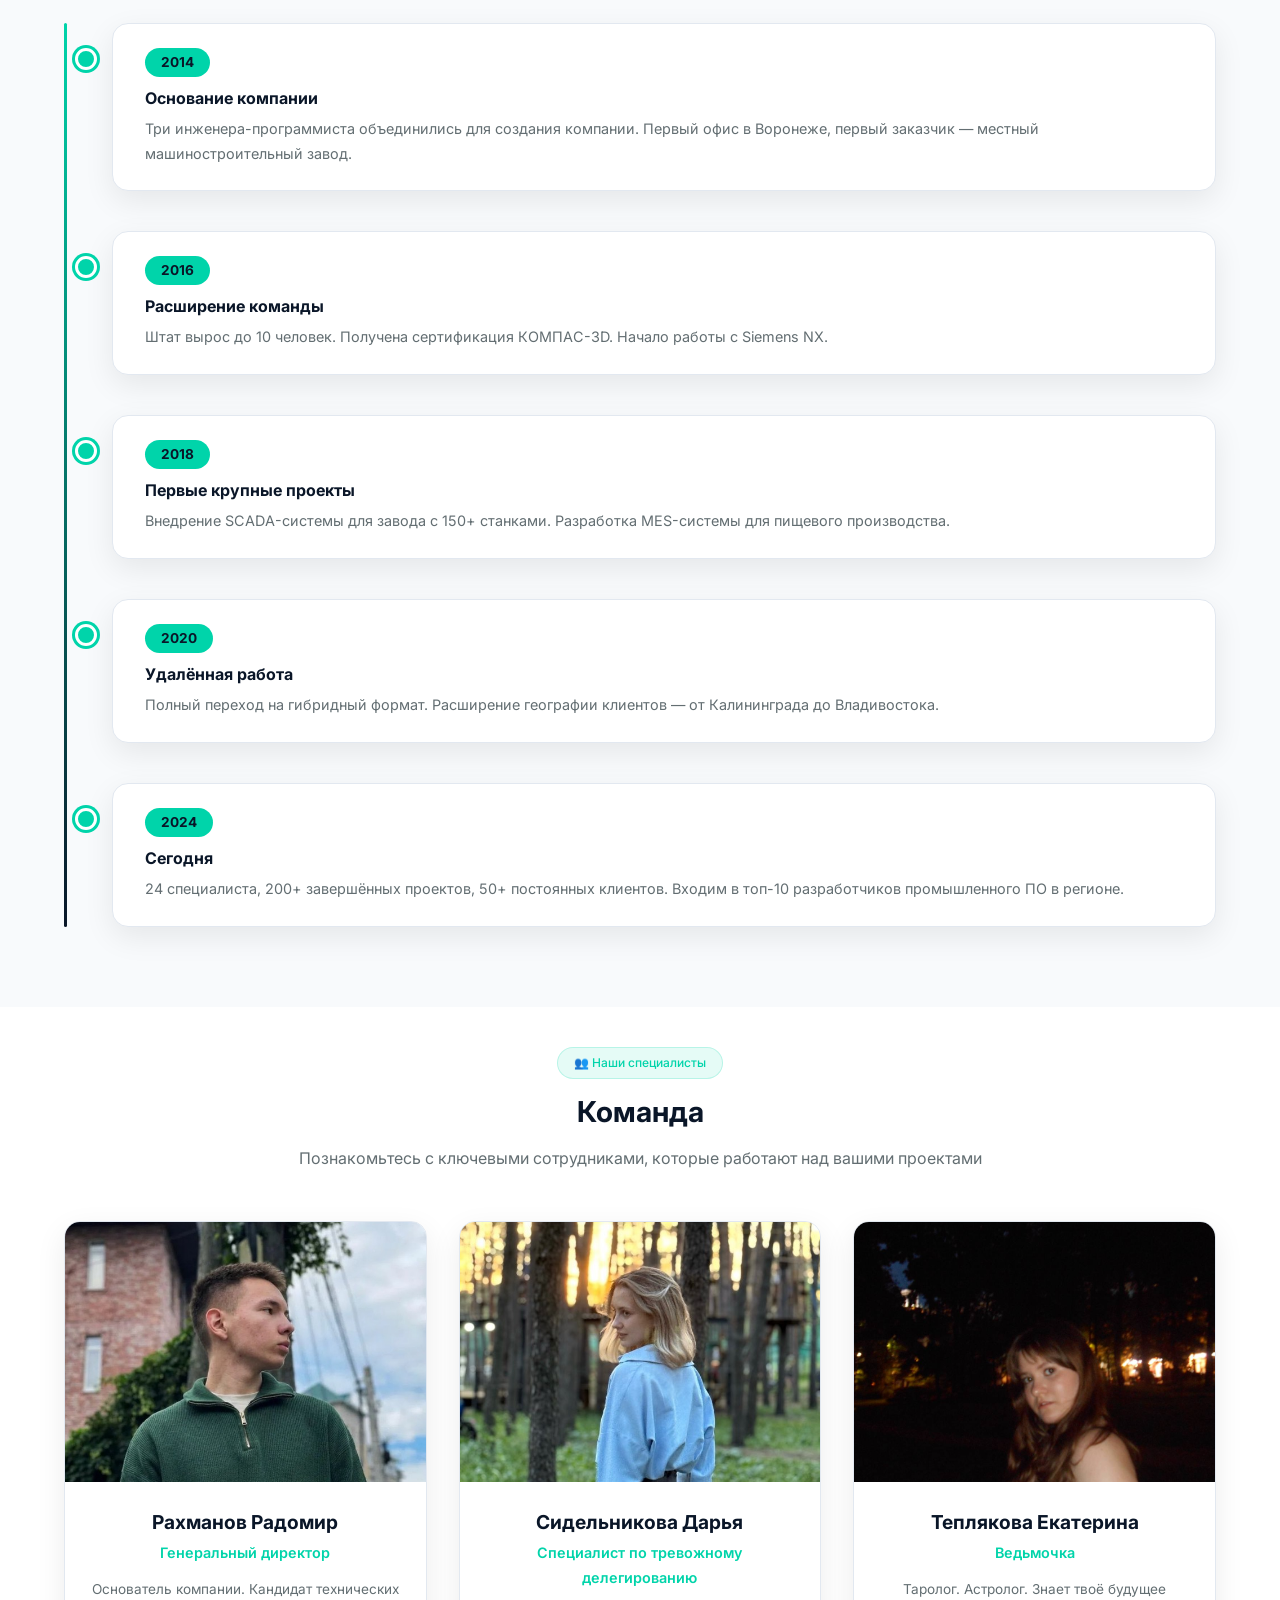
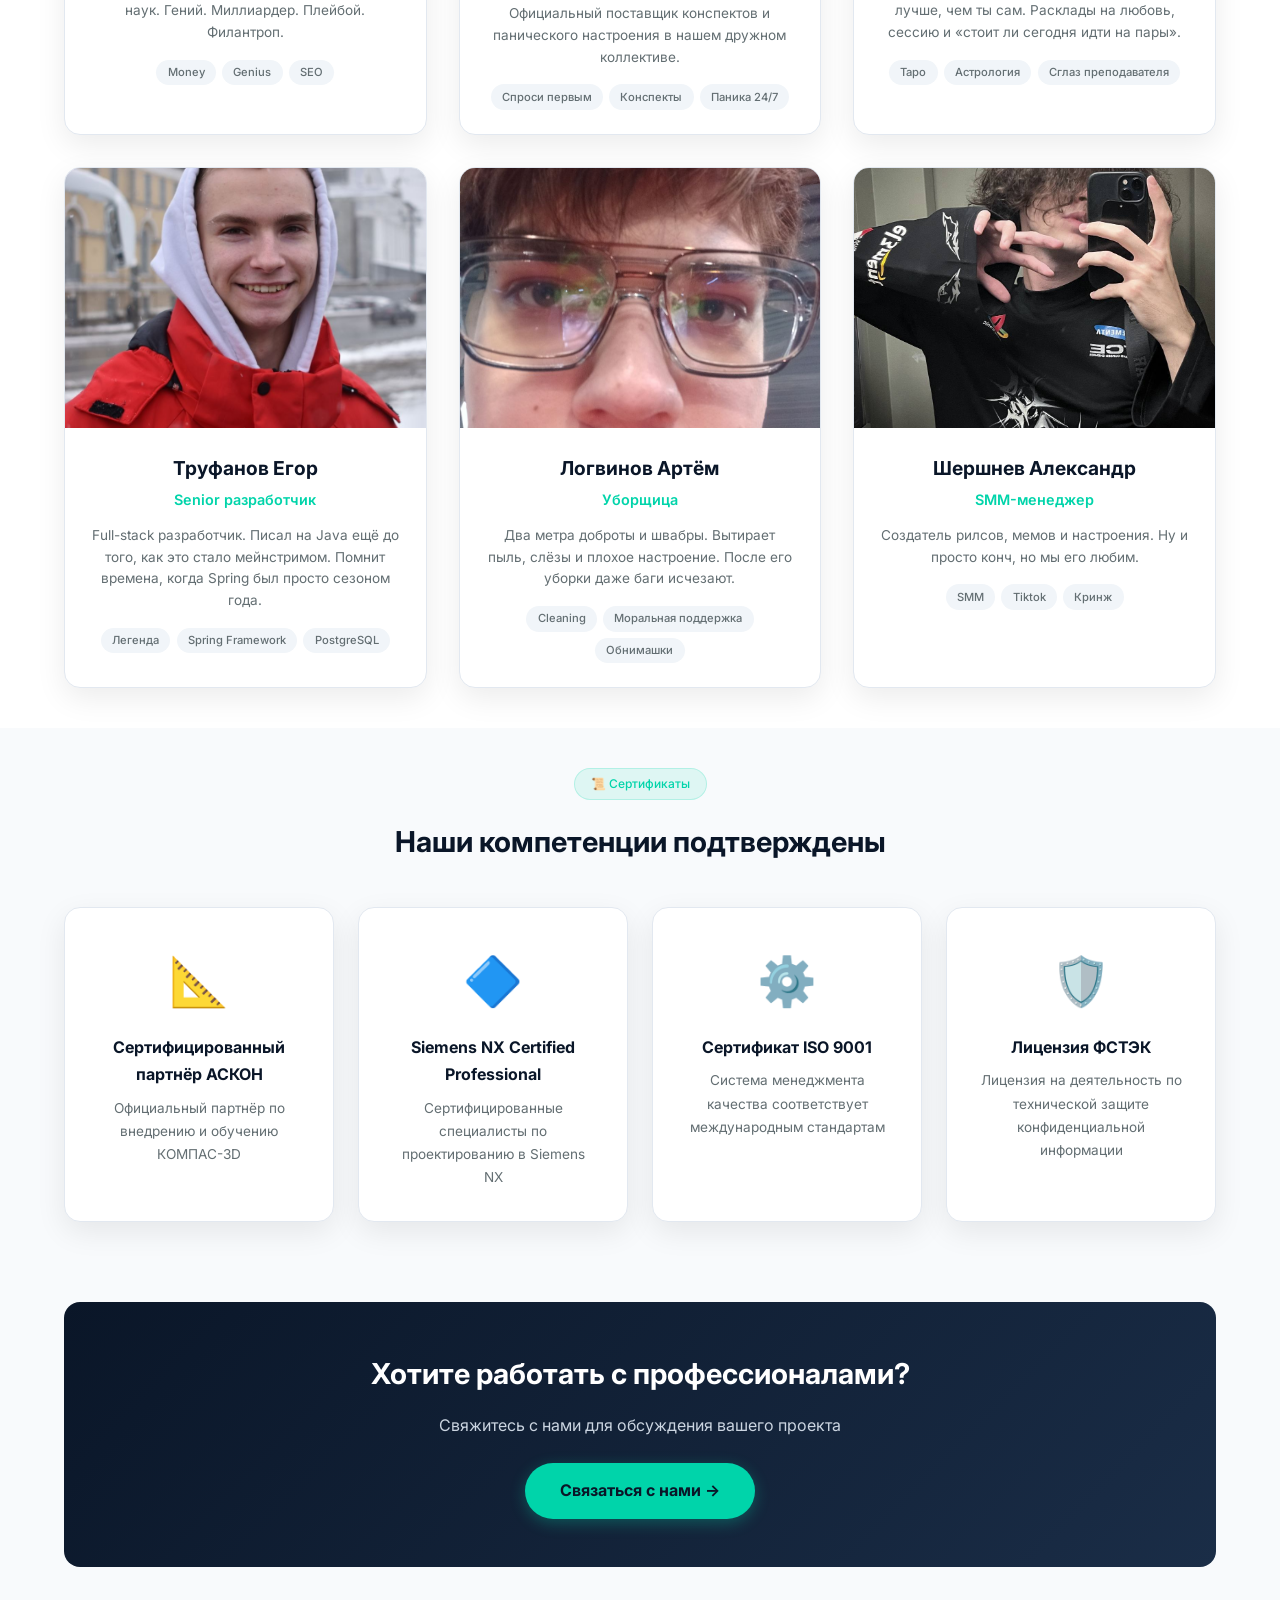
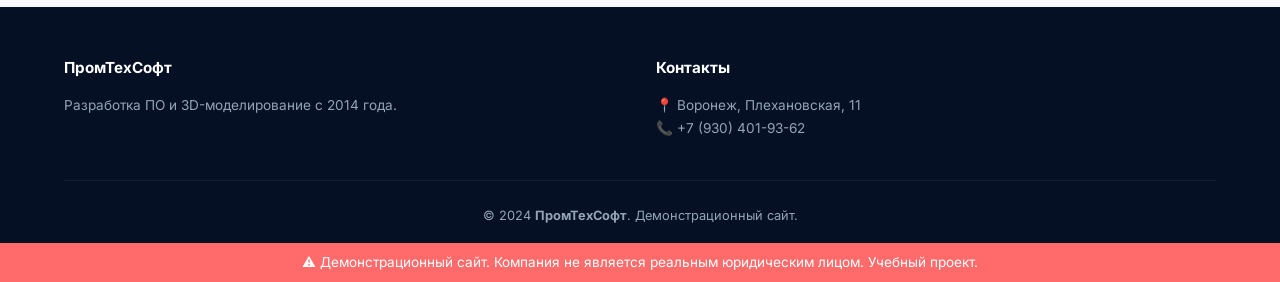
<file: frontend/static/about.html>
<!DOCTYPE html>
<html lang="ru">
<head>
    <meta charset="UTF-8">
    <meta name="viewport" content="width=device-width, initial-scale=1.0">
    <title>О компании - ПромТехСофт | Команда экспертов</title>
    <meta name="description" content="ПромТехСофт - команда профессионалов в разработке ПО и 3D-моделировании. Познакомьтесь с нашими специалистами, узнайте о миссии и ценностях компании.">
    <link rel="stylesheet" href="style.css">
    <link rel="stylesheet" href="animations.css">
    <link href="https://fonts.googleapis.com/css2?family=Inter:wght@300;400;500;600;700;800;900&display=swap" rel="stylesheet">


    <!-- Yandex.Metrika counter -->
    <script type="text/javascript">
        (function(m,e,t,r,i,k,a){
            m[i]=m[i]||function(){(m[i].a=m[i].a||[]).push(arguments)};
            m[i].l=1*new Date();
            for (var j = 0; j < document.scripts.length; j++) {if (document.scripts[j].src === r) { return; }}
            k=e.createElement(t),a=e.getElementsByTagName(t)[0],k.async=1,k.src=r,a.parentNode.insertBefore(k,a)
        })(window, document,'script','https://mc.yandex.ru/metrika/tag.js?id=110703368', 'ym');
        ym(110703368, 'init', {clickmap:true, trackLinks:true, accurateTrackBounce:true, webvisor:true});
    </script>
    <noscript><div><img src="https://mc.yandex.ru/watch/110703368" style="position:absolute; left:-9999px;" alt="" /></div></noscript>

    <style>
        :root {
            --primary: #0a1628;
            --accent: #00d4aa;
            --accent-hover: #00f0c8;
            --white: #ffffff;
            --gray-50: #f8fafc;
            --gray-100: #f1f5f9;
            --gray-200: #e2e8f0;
            --gray-300: #cbd5e1;
            --gray-400: #94a3b8;
            --gray-500: #64748b;
            --text: #2d3436;
            --text-light: #636e72;
            --radius: 16px;
            --shadow: 0 10px 30px rgba(0,0,0,0.08);
            --shadow-hover: 0 20px 40px rgba(0,0,0,0.15);
            --transition: 0.3s cubic-bezier(0.4, 0, 0.2, 1);
        }

        * { margin: 0; padding: 0; box-sizing: border-box; }

        body {
            font-family: 'Inter', -apple-system, sans-serif;
            line-height: 1.7;
            color: var(--text);
            background: var(--gray-50);
        }

        .container { max-width: 1200px; margin: 0 auto; padding: 0 24px; }

        .demo-banner {
            background: #ff6b6b;
            color: white;
            text-align: center;
            padding: 0.5rem;
            font-size: 0.85rem;
        }

        /* Шапка */
        .header {
            background: rgba(10, 22, 40, 0.95);
            backdrop-filter: blur(20px);
            color: white;
            padding: 0.8rem 0;
            position: sticky;
            top: 0;
            z-index: 1000;
        }

        .navbar { display: flex; justify-content: space-between; align-items: center; }
        .logo { display: flex; align-items: center; gap: 0.5rem; text-decoration: none; color: white; }
        .logo-icon { font-size: 1.8rem; color: var(--accent); }
        .logo h1 { font-size: 1.3rem; font-weight: 800; }
        .logo h1 span { color: var(--accent); font-weight: 300; }
        .tagline { font-size: 0.7rem; color: var(--gray-400); letter-spacing: 1px; }

        .nav-menu { display: flex; list-style: none; gap: 1.5rem; }
        .nav-menu a { color: var(--gray-300); text-decoration: none; font-weight: 500; font-size: 0.85rem; padding: 0.4rem 0; border-bottom: 2px solid transparent; transition: var(--transition); }
        .nav-menu a:hover, .nav-menu a.active { color: white; border-bottom-color: var(--accent); }

        .burger { display: none; flex-direction: column; gap: 5px; background: none; border: none; cursor: pointer; padding: 5px; }
        .burger span { width: 25px; height: 2px; background: white; display: block; transition: var(--transition); }
        .burger.active span:nth-child(1) { transform: rotate(45deg) translate(5px, 5px); }
        .burger.active span:nth-child(2) { opacity: 0; }
        .burger.active span:nth-child(3) { transform: rotate(-45deg) translate(5px, -5px); }

        /* Hero */
        .page-header {
            background: linear-gradient(135deg, var(--primary), #1a2d47);
            color: white;
            padding: 2rem 0 1.8rem;
            text-align: center;
        }

        .badge {
            display: inline-block;
            background: rgba(0, 212, 170, 0.1);
            color: var(--accent);
            padding: 0.3rem 1rem;
            border-radius: 50px;
            font-size: 0.75rem;
            font-weight: 500;
            margin-bottom: 0.6rem;
            border: 1px solid rgba(0, 212, 170, 0.2);
        }

        .page-header h2 { font-size: 1.6rem; font-weight: 800; margin-bottom: 0.3rem; }
        .page-header p { color: var(--gray-300); font-size: 0.9rem; }

        section { padding: 2.5rem 0; }

        /* О компании */
        .about-intro {
            display: grid;
            grid-template-columns: 1fr 1fr;
            gap: 3rem;
            align-items: center;
        }

        .about-text h2 {
            font-size: 1.8rem;
            color: var(--primary);
            margin-bottom: 1rem;
        }

        .about-text .lead {
            font-size: 1.1rem;
            font-weight: 500;
            color: var(--text);
            margin-bottom: 1rem;
            line-height: 1.6;
        }

        .about-text p {
            color: var(--text-light);
            margin-bottom: 1rem;
        }

        /* Блок с достижениями */
        .achievements {
            display: grid;
            grid-template-columns: repeat(4, 1fr);
            gap: 1.5rem;
            margin-top: 2rem;
        }

        .achievement-card {
            background: white;
            padding: 2rem 1.5rem;
            border-radius: var(--radius);
            text-align: center;
            box-shadow: var(--shadow);
            border: 1px solid var(--gray-200);
            transition: var(--transition);
        }

        .achievement-card:hover {
            transform: translateY(-5px);
            box-shadow: var(--shadow-hover);
        }

        .achievement-icon {
            font-size: 2.5rem;
            margin-bottom: 0.5rem;
        }

        .achievement-number {
            font-size: 2rem;
            font-weight: 800;
            color: var(--accent);
            display: block;
        }

        .achievement-label {
            font-size: 0.85rem;
            color: var(--text-light);
        }

        /* Миссия и ценности */
        .mission-grid {
            display: grid;
            grid-template-columns: 1fr 1fr;
            gap: 2rem;
        }

        .mission-card {
            background: white;
            padding: 2.5rem;
            border-radius: var(--radius);
            box-shadow: var(--shadow);
            border: 1px solid var(--gray-200);
        }

        .mission-card h3 {
            font-size: 1.3rem;
            color: var(--primary);
            margin-bottom: 1.2rem;
            display: flex;
            align-items: center;
            gap: 0.5rem;
        }

        .mission-card p {
            color: var(--text-light);
            margin-bottom: 1rem;
            font-size: 0.95rem;
        }

        .values-list {
            list-style: none;
        }

        .values-list li {
            padding: 1rem 0;
            border-bottom: 1px solid var(--gray-100);
            display: flex;
            align-items: flex-start;
            gap: 1rem;
        }

        .values-list li:last-child {
            border-bottom: none;
        }

        .value-icon {
            width: 45px;
            height: 45px;
            background: rgba(0, 212, 170, 0.1);
            border-radius: 12px;
            display: flex;
            align-items: center;
            justify-content: center;
            font-size: 1.3rem;
            flex-shrink: 0;
        }

        .value-content strong {
            display: block;
            color: var(--text);
            margin-bottom: 0.2rem;
        }

        .value-content p {
            font-size: 0.85rem;
            margin-bottom: 0;
        }

        /* История */
        .timeline {
            position: relative;
            padding-left: 3rem;
        }

        .timeline::before {
            content: '';
            position: absolute;
            left: 0;
            top: 0;
            bottom: 0;
            width: 3px;
            background: linear-gradient(to bottom, var(--accent), var(--primary));
            border-radius: 3px;
        }

        .timeline-item {
            position: relative;
            margin-bottom: 2.5rem;
            background: white;
            padding: 1.5rem 2rem;
            border-radius: var(--radius);
            box-shadow: var(--shadow);
            border: 1px solid var(--gray-200);
        }

        .timeline-item::before {
            content: '';
            position: absolute;
            left: -2.35rem;
            top: 1.5rem;
            width: 16px;
            height: 16px;
            background: var(--accent);
            border-radius: 50%;
            border: 3px solid white;
            box-shadow: 0 0 0 3px var(--accent);
        }

        .timeline-year {
            display: inline-block;
            background: var(--accent);
            color: var(--primary);
            padding: 0.2rem 1rem;
            border-radius: 20px;
            font-weight: 700;
            font-size: 0.85rem;
            margin-bottom: 0.5rem;
        }

        .timeline-item h4 {
            color: var(--primary);
            margin-bottom: 0.3rem;
        }

        .timeline-item p {
            color: var(--text-light);
            font-size: 0.9rem;
        }

        /* Команда */
        .team-section-header {
            text-align: center;
            margin-bottom: 3rem;
        }

        .team-section-header h2 {
            font-size: 1.8rem;
            color: var(--primary);
            margin-bottom: 0.5rem;
        }

        .team-section-header p {
            color: var(--text-light);
        }

        .team-grid {
            display: grid;
            grid-template-columns: repeat(auto-fill, minmax(280px, 1fr));
            gap: 2rem;
        }

        .team-card {
            background: white;
            border-radius: var(--radius);
            overflow: hidden;
            box-shadow: var(--shadow);
            border: 1px solid var(--gray-200);
            transition: var(--transition);
            text-align: center;
        }

        .team-card:hover {
            transform: translateY(-8px);
            box-shadow: var(--shadow-hover);
        }

        .team-photo {
            width: 100%;
            height: 260px;
            background: linear-gradient(135deg, var(--primary), #1a2d47);
            display: flex;
            align-items: center;
            justify-content: center;
            position: relative;
            overflow: hidden;
        }

        .team-photo img {
            width: 100%;
            height: 100%;
            object-fit: cover;
        }

        .team-avatar {
            width: 120px;
            height: 120px;
            border-radius: 50%;
            background: rgba(255,255,255,0.15);
            display: flex;
            align-items: center;
            justify-content: center;
            font-size: 3rem;
            font-weight: 800;
            color: white;
            border: 4px solid rgba(255,255,255,0.3);
        }

        .team-info {
            padding: 1.5rem;
        }

        .team-name {
            font-size: 1.2rem;
            font-weight: 700;
            color: var(--primary);
            margin-bottom: 0.2rem;
        }

        .team-role {
            color: var(--accent);
            font-weight: 600;
            font-size: 0.9rem;
            margin-bottom: 0.8rem;
        }

        .team-bio {
            color: var(--text-light);
            font-size: 0.85rem;
            line-height: 1.6;
            margin-bottom: 1rem;
        }

        .team-skills {
            display: flex;
            gap: 0.4rem;
            flex-wrap: wrap;
            justify-content: center;
        }

        .team-skill {
            background: var(--gray-100);
            padding: 0.2rem 0.7rem;
            border-radius: 20px;
            font-size: 0.7rem;
            color: var(--text-light);
            font-weight: 500;
        }

        /* CTA */
        .cta {
            background: linear-gradient(135deg, var(--primary), #1a2d47);
            color: white;
            text-align: center;
            padding: 3rem 0;
            border-radius: var(--radius);
        }

        .cta h2 { font-size: 1.8rem; margin-bottom: 0.8rem; }
        .cta p { color: var(--gray-300); margin-bottom: 1.5rem; }

        .btn {
            display: inline-flex;
            align-items: center;
            gap: 0.5rem;
            padding: 0.9rem 2.2rem;
            border-radius: 50px;
            text-decoration: none;
            font-weight: 700;
            font-size: 1rem;
            border: none;
            cursor: pointer;
            transition: var(--transition);
            font-family: inherit;
        }

        .btn-primary {
            background: var(--accent);
            color: var(--primary);
            box-shadow: 0 4px 15px rgba(0, 212, 170, 0.3);
        }
        .btn-primary:hover {
            background: var(--accent-hover);
            transform: translateY(-2px);
            box-shadow: 0 8px 25px rgba(0, 212, 170, 0.4);
        }

        /* Сертификаты */
        .certificates-grid {
            display: grid;
            grid-template-columns: repeat(auto-fill, minmax(250px, 1fr));
            gap: 1.5rem;
        }

        .certificate-card {
            background: white;
            padding: 2rem;
            border-radius: var(--radius);
            text-align: center;
            box-shadow: var(--shadow);
            border: 1px solid var(--gray-200);
            transition: var(--transition);
        }

        .certificate-card:hover {
            transform: translateY(-3px);
            box-shadow: var(--shadow-hover);
        }

        .certificate-icon {
            font-size: 3rem;
            margin-bottom: 0.8rem;
        }

        .certificate-card h4 {
            color: var(--primary);
            margin-bottom: 0.5rem;
            font-size: 1rem;
        }

        .certificate-card p {
            color: var(--text-light);
            font-size: 0.85rem;
        }

        /* Футер */
        .footer { background: #051024; color: var(--gray-400); padding: 3rem 0 1rem; }
        .footer-grid { display: grid; grid-template-columns: repeat(auto-fit, minmax(200px, 1fr)); gap: 2rem; margin-bottom: 2.5rem; }
        .footer-col h4 { color: white; margin-bottom: 0.8rem; font-size: 0.95rem; }
        .footer-col p { font-size: 0.85rem; }
        .footer-bottom { text-align: center; padding-top: 1.5rem; border-top: 1px solid rgba(255,255,255,0.05); font-size: 0.8rem; }

        .scroll-top {
            position: fixed; bottom: 30px; right: 30px;
            width: 50px; height: 50px;
            background: var(--accent); color: var(--primary);
            border: none; border-radius: 50%;
            font-size: 1.5rem; cursor: pointer;
            opacity: 0; pointer-events: none;
            transition: var(--transition); z-index: 999;
            display: flex; align-items: center; justify-content: center;
            font-weight: 700;
        }

        .scroll-top.visible { opacity: 1; pointer-events: all; }

        @media (max-width: 768px) {
            .burger { display: flex; }
            .nav-menu { display: none; position: fixed; top: 60px; left: 0; right: 0; background: var(--primary); flex-direction: column; padding: 2rem; text-align: center; gap: 1rem; z-index: 1000; }
            .nav-menu.active { display: flex; }
            .about-intro { grid-template-columns: 1fr; }
            .achievements { grid-template-columns: repeat(2, 1fr); }
            .mission-grid { grid-template-columns: 1fr; }
            .team-grid { grid-template-columns: repeat(2, 1fr); }
            .timeline { padding-left: 2.5rem; }
        }

        @media (max-width: 480px) {
            .achievements { grid-template-columns: 1fr; }
            .team-grid { grid-template-columns: 1fr; }
            .certificates-grid { grid-template-columns: 1fr; }
        }
    </style>
</head>
<body>
<header class="header" id="header">
    <div class="container">
        <nav class="navbar">
            <a href="index.html" class="logo">
                <span class="logo-icon">◇</span>
                <div>
                    <h1>Пром<span>Тех</span>Софт</h1>
                    <p class="tagline">Инженерные решения</p>
                </div>
            </a>
            <ul class="nav-menu" id="navMenu">
                <li><a href="index.html">Главная</a></li>
                <li><a href="services.html">Услуги</a></li>
                <li><a href="projects.html">Проекты</a></li>
                <li><a href="blog.html">Блог</a></li>
                <li><a href="about.html" class="active">О компании</a></li>
                <li><a href="contacts.html">Контакты</a></li>
            </ul>
            <button class="burger" id="burger" aria-label="Меню">
                <span></span><span></span><span></span>
            </button>
        </nav>
    </div>
</header>

<main>
    <div class="demo-banner">
        ⚠️ Демонстрационный сайт. Компания не является реальным юридическим лицом. Учебный проект.
    </div>

    <!-- Hero -->
    <section class="page-header">
        <div class="container">
            <span class="badge">🏢 О нас</span>
            <h2>О компании</h2>
            <p>Эксперты в промышленной разработке и 3D-моделировании</p>
        </div>
    </section>

    <!-- О компании -->
    <section>
        <div class="container">
            <div class="about-intro">
                <div class="about-text">
                    <h2>Кто мы</h2>
                    <p class="lead">ПромТехСофт — команда инженеров и разработчиков, создающая программные решения для промышленности с 2014 года.</p>
                    <p>Мы начинали как небольшая группа специалистов, объединённых общей идеей — сделать автоматизацию доступной для российских предприятий. Сегодня в нашей команде 24 сертифицированных специалиста, а в портфолио — более 200 успешных проектов.</p>
                    <p>Наш подход основан на глубоком погружении в задачи заказчика. Мы не просто пишем код или создаём 3D-модели — мы решаем конкретные производственные задачи, которые приносят измеримый результат.</p>
                </div>
                <div class="achievements">
                    <div class="achievement-card">
                        <div class="achievement-icon">📅</div>
                        <span class="achievement-number">10+</span>
                        <span class="achievement-label">лет опыта</span>
                    </div>
                    <div class="achievement-card">
                        <div class="achievement-icon">✅</div>
                        <span class="achievement-number">200+</span>
                        <span class="achievement-label">проектов</span>
                    </div>
                    <div class="achievement-card">
                        <div class="achievement-icon">🏭</div>
                        <span class="achievement-number">50+</span>
                        <span class="achievement-label">клиентов</span>
                    </div>
                    <div class="achievement-card">
                        <div class="achievement-icon">👥</div>
                        <span class="achievement-number">24</span>
                        <span class="achievement-label">специалиста</span>
                    </div>
                </div>
            </div>
        </div>
    </section>

    <!-- Миссия и ценности -->
    <section style="background: white;">
        <div class="container">
            <div class="mission-grid">
                <div class="mission-card">
                    <h3>🎯 Наша миссия</h3>
                    <p>Мы помогаем промышленным предприятиям стать эффективнее через внедрение современных технологий автоматизации и точное проектирование.</p>
                    <p>Каждый наш проект — это не просто техническое задание, а вклад в развитие российской промышленности. Мы верим, что качественное ПО и грамотное проектирование способны трансформировать производство.</p>
                </div>
                <div class="mission-card">
                    <h3>💎 Наши ценности</h3>
                    <ul class="values-list">
                        <li>
                            <div class="value-icon">🔬</div>
                            <div class="value-content">
                                <strong>Экспертиза</strong>
                                <p>Постоянное обучение и сертификация. Каждый сотрудник проходит минимум 2 курса повышения квалификации в год.</p>
                            </div>
                        </li>
                        <li>
                            <div class="value-icon">🤝</div>
                            <div class="value-content">
                                <strong>Ответственность</strong>
                                <p>Мы несём полную ответственность за результат. Техподдержка 24/7 для критических систем.</p>
                            </div>
                        </li>
                        <li>
                            <div class="value-icon">💡</div>
                            <div class="value-content">
                                <strong>Инновации</strong>
                                <p>Следим за трендами и внедряем передовые технологии: IIoT, цифровые двойники, предиктивную аналитику.</p>
                            </div>
                        </li>
                        <li>
                            <div class="value-icon">🎯</div>
                            <div class="value-content">
                                <strong>Клиентоориентированность</strong>
                                <p>Каждое решение разрабатывается под конкретные задачи заказчика с учётом специфики производства.</p>
                            </div>
                        </li>
                    </ul>
                </div>
            </div>
        </div>
    </section>

    <!-- История компании -->
    <section>
        <div class="container">
            <div style="text-align: center; margin-bottom: 2.5rem;">
                <span class="badge">📜 История</span>
                <h2 style="font-size: 1.8rem; color: var(--primary); margin-top: 0.5rem;">Как мы росли</h2>
            </div>
            <div class="timeline">
                <div class="timeline-item">
                    <span class="timeline-year">2014</span>
                    <h4>Основание компании</h4>
                    <p>Три инженера-программиста объединились для создания компании. Первый офис в Воронеже, первый заказчик — местный машиностроительный завод.</p>
                </div>
                <div class="timeline-item">
                    <span class="timeline-year">2016</span>
                    <h4>Расширение команды</h4>
                    <p>Штат вырос до 10 человек. Получена сертификация КОМПАС-3D. Начало работы с Siemens NX.</p>
                </div>
                <div class="timeline-item">
                    <span class="timeline-year">2018</span>
                    <h4>Первые крупные проекты</h4>
                    <p>Внедрение SCADA-системы для завода с 150+ станками. Разработка MES-системы для пищевого производства.</p>
                </div>
                <div class="timeline-item">
                    <span class="timeline-year">2020</span>
                    <h4>Удалённая работа</h4>
                    <p>Полный переход на гибридный формат. Расширение географии клиентов — от Калининграда до Владивостока.</p>
                </div>
                <div class="timeline-item">
                    <span class="timeline-year">2024</span>
                    <h4>Сегодня</h4>
                    <p>24 специалиста, 200+ завершённых проектов, 50+ постоянных клиентов. Входим в топ-10 разработчиков промышленного ПО в регионе.</p>
                </div>
            </div>
        </div>
    </section>

    <!-- Команда -->
    <section style="background: white;">
        <div class="container">
            <div class="team-section-header">
                <span class="badge">👥 Наши специалисты</span>
                <h2>Команда</h2>
                <p>Познакомьтесь с ключевыми сотрудниками, которые работают над вашими проектами</p>
            </div>
            <div class="team-grid">
                <!-- Сотрудник 1 -->
                <div class="team-card">
                    <div class="team-photo">
                        <img src="images/Radik.jpg" alt="Рахманов Радомир">
                    </div>
                    <div class="team-info">
                        <div class="team-name">Рахманов Радомир</div>
                        <div class="team-role">Генеральный директор</div>
                        <p class="team-bio">Основатель компании. Кандидат технических наук. Гений. Миллиардер. Плейбой. Филантроп.</p>
                        <div class="team-skills">
                            <span class="team-skill">Money</span>
                            <span class="team-skill">Genius</span>
                            <span class="team-skill">SEO</span>
                        </div>
                    </div>
                </div>

                <!-- Сотрудник 2 -->
                <div class="team-card">
                    <div class="team-photo">
                        <img src="images/Dasha1.jpg" alt="Сидельникова Дарья">
                    </div>
                    <div class="team-info">
                        <div class="team-name">Сидельникова Дарья</div>
                        <div class="team-role">Специалист по тревожному делегированию</div>
                        <p class="team-bio">Официальный поставщик конспектов и панического настроения в нашем дружном коллективе.</p>
                        <div class="team-skills">
                            <span class="team-skill">Спроси первым</span>
                            <span class="team-skill">Конспекты</span>
                            <span class="team-skill">Паника 24/7</span>
                        </div>
                    </div>
                </div>

                <!-- Сотрудник 3 -->
                <div class="team-card">
                    <div class="team-photo">
                        <img src="images/Katya.jpg" alt="Теплякова Екатерина">
                    </div>
                    <div class="team-info">
                        <div class="team-name">Теплякова Екатерина</div>
                        <div class="team-role">Ведьмочка</div>
                        <p class="team-bio">Таролог. Астролог. Знает твоё будущее лучше, чем ты сам. Расклады на любовь, сессию и «стоит ли сегодня идти на пары». </p>
                        <div class="team-skills">
                            <span class="team-skill">Таро</span>
                            <span class="team-skill">Астрология</span>
                            <span class="team-skill">Сглаз преподавателя</span>
                        </div>
                    </div>
                </div>

                <!-- Сотрудник 4 -->
                <div class="team-card">
                    <div class="team-photo">
                        <img src="images/Egor.jpg" alt="Труфанов Егор">
                    </div>
                    <div class="team-info">
                        <div class="team-name">Труфанов Егор</div>
                        <div class="team-role">Senior разработчик</div>
                        <p class="team-bio">Full-stack разработчик. Писал на Java ещё до того, как это стало мейнстримом. Помнит времена, когда Spring был просто сезоном года.</p>
                        <div class="team-skills">
                            <span class="team-skill">Легенда</span>
                            <span class="team-skill">Spring Framework</span>
                            <span class="team-skill">PostgreSQL</span>
                        </div>
                    </div>
                </div>

                <!-- Сотрудник 5 -->
                <div class="team-card">
                    <div class="team-photo">
                        <img src="images/Tema.jpg" alt="Логвинов Артём">
                    </div>
                    <div class="team-info">
                        <div class="team-name">Логвинов Артём</div>
                        <div class="team-role">Уборщица</div>
                        <p class="team-bio">Два метра доброты и швабры. Вытирает пыль, слёзы и плохое настроение. После его уборки даже баги исчезают.</p>
                        <div class="team-skills">
                            <span class="team-skill">Cleaning</span>
                            <span class="team-skill">Моральная поддержка</span>
                            <span class="team-skill">Обнимашки </span>
                        </div>
                    </div>
                </div>

                <!-- Сотрудник 6 -->
                <div class="team-card">
                    <div class="team-photo">
                        <img src="images/Sanya.jpg" alt="Шершнев Александр">
                    </div>
                    <div class="team-info">
                        <div class="team-name">Шершнев Александр</div>
                        <div class="team-role">SMM-менеджер</div>
                        <p class="team-bio">Создатель рилсов, мемов и настроения. Ну и просто конч, но мы его любим.</p>
                        <div class="team-skills">
                            <span class="team-skill">SMM</span>
                            <span class="team-skill">Tiktok</span>
                            <span class="team-skill">Кринж</span>
                        </div>
                    </div>
                </div>
            </div>
        </div>
    </section>

    <!-- Сертификаты и партнёры -->
    <section>
        <div class="container">
            <div style="text-align: center; margin-bottom: 2.5rem;">
                <span class="badge">📜 Сертификаты</span>
                <h2 style="font-size: 1.8rem; color: var(--primary); margin-top: 0.5rem;">Наши компетенции подтверждены</h2>
            </div>
            <div class="certificates-grid">
                <div class="certificate-card">
                    <div class="certificate-icon">📐</div>
                    <h4>Сертифицированный партнёр АСКОН</h4>
                    <p>Официальный партнёр по внедрению и обучению КОМПАС-3D</p>
                </div>
                <div class="certificate-card">
                    <div class="certificate-icon">🔷</div>
                    <h4>Siemens NX Certified Professional</h4>
                    <p>Сертифицированные специалисты по проектированию в Siemens NX</p>
                </div>
                <div class="certificate-card">
                    <div class="certificate-icon">⚙️</div>
                    <h4>Сертификат ISO 9001</h4>
                    <p>Система менеджмента качества соответствует международным стандартам</p>
                </div>
                <div class="certificate-card">
                    <div class="certificate-icon">🛡️</div>
                    <h4>Лицензия ФСТЭК</h4>
                    <p>Лицензия на деятельность по технической защите конфиденциальной информации</p>
                </div>
            </div>
        </div>
    </section>

    <!-- CTA -->
    <section>
        <div class="container">
            <div class="cta">
                <h2>Хотите работать с профессионалами?</h2>
                <p>Свяжитесь с нами для обсуждения вашего проекта</p>
                <a href="contacts.html" class="btn btn-primary">Связаться с нами →</a>
            </div>
        </div>
    </section>
</main>

<footer class="footer">
    <div class="container">
        <div class="footer-grid">
            <div class="footer-col">
                <h4>ПромТехСофт</h4>
                <p>Разработка ПО и 3D-моделирование с 2014 года.</p>
            </div>
            <div class="footer-col">
                <h4>Контакты</h4>
                <p>📍 Воронеж, Плехановская, 11</p>
                <p>📞 +7 (930) 401-93-62</p>
            </div>
        </div>
        <div class="footer-bottom">
            <p>© 2024 <strong>ПромТехСофт</strong>. Демонстрационный сайт.</p>
        </div>
    </div>
</footer>

<div style="background: #ff6b6b; color: white; text-align: center; padding: 0.5rem; font-size: 0.85rem;">
    ⚠️ Демонстрационный сайт. Компания не является реальным юридическим лицом. Учебный проект.
</div>

<button class="scroll-top" id="scrollTop" aria-label="Наверх">↑</button>

<script>
    // Бургер-меню
    const burger = document.getElementById('burger');
    const navMenu = document.getElementById('navMenu');

    burger.addEventListener('click', () => {
        burger.classList.toggle('active');
        navMenu.classList.toggle('active');
    });

    navMenu.querySelectorAll('a').forEach(link => {
        link.addEventListener('click', () => {
            burger.classList.remove('active');
            navMenu.classList.remove('active');
        });
    });

    // Кнопка наверх
    const scrollTopBtn = document.getElementById('scrollTop');
    window.addEventListener('scroll', () => {
        scrollTopBtn.classList.toggle('visible', window.scrollY > 500);
    });

    scrollTopBtn.addEventListener('click', () => {
        window.scrollTo({ top: 0, behavior: 'smooth' });
    });

    // Анимация появления при скролле
    const observer = new IntersectionObserver((entries) => {
        entries.forEach(entry => {
            if (entry.isIntersecting) {
                entry.target.style.opacity = '1';
                entry.target.style.transform = 'translateY(0)';
            }
        });
    }, { threshold: 0.1 });

    document.querySelectorAll('.fade-in').forEach(el => {
        el.style.opacity = '0';
        el.style.transform = 'translateY(30px)';
        el.style.transition = 'opacity 0.6s ease, transform 0.6s ease';
        observer.observe(el);
    });
</script>
</body>
</html>
</file>
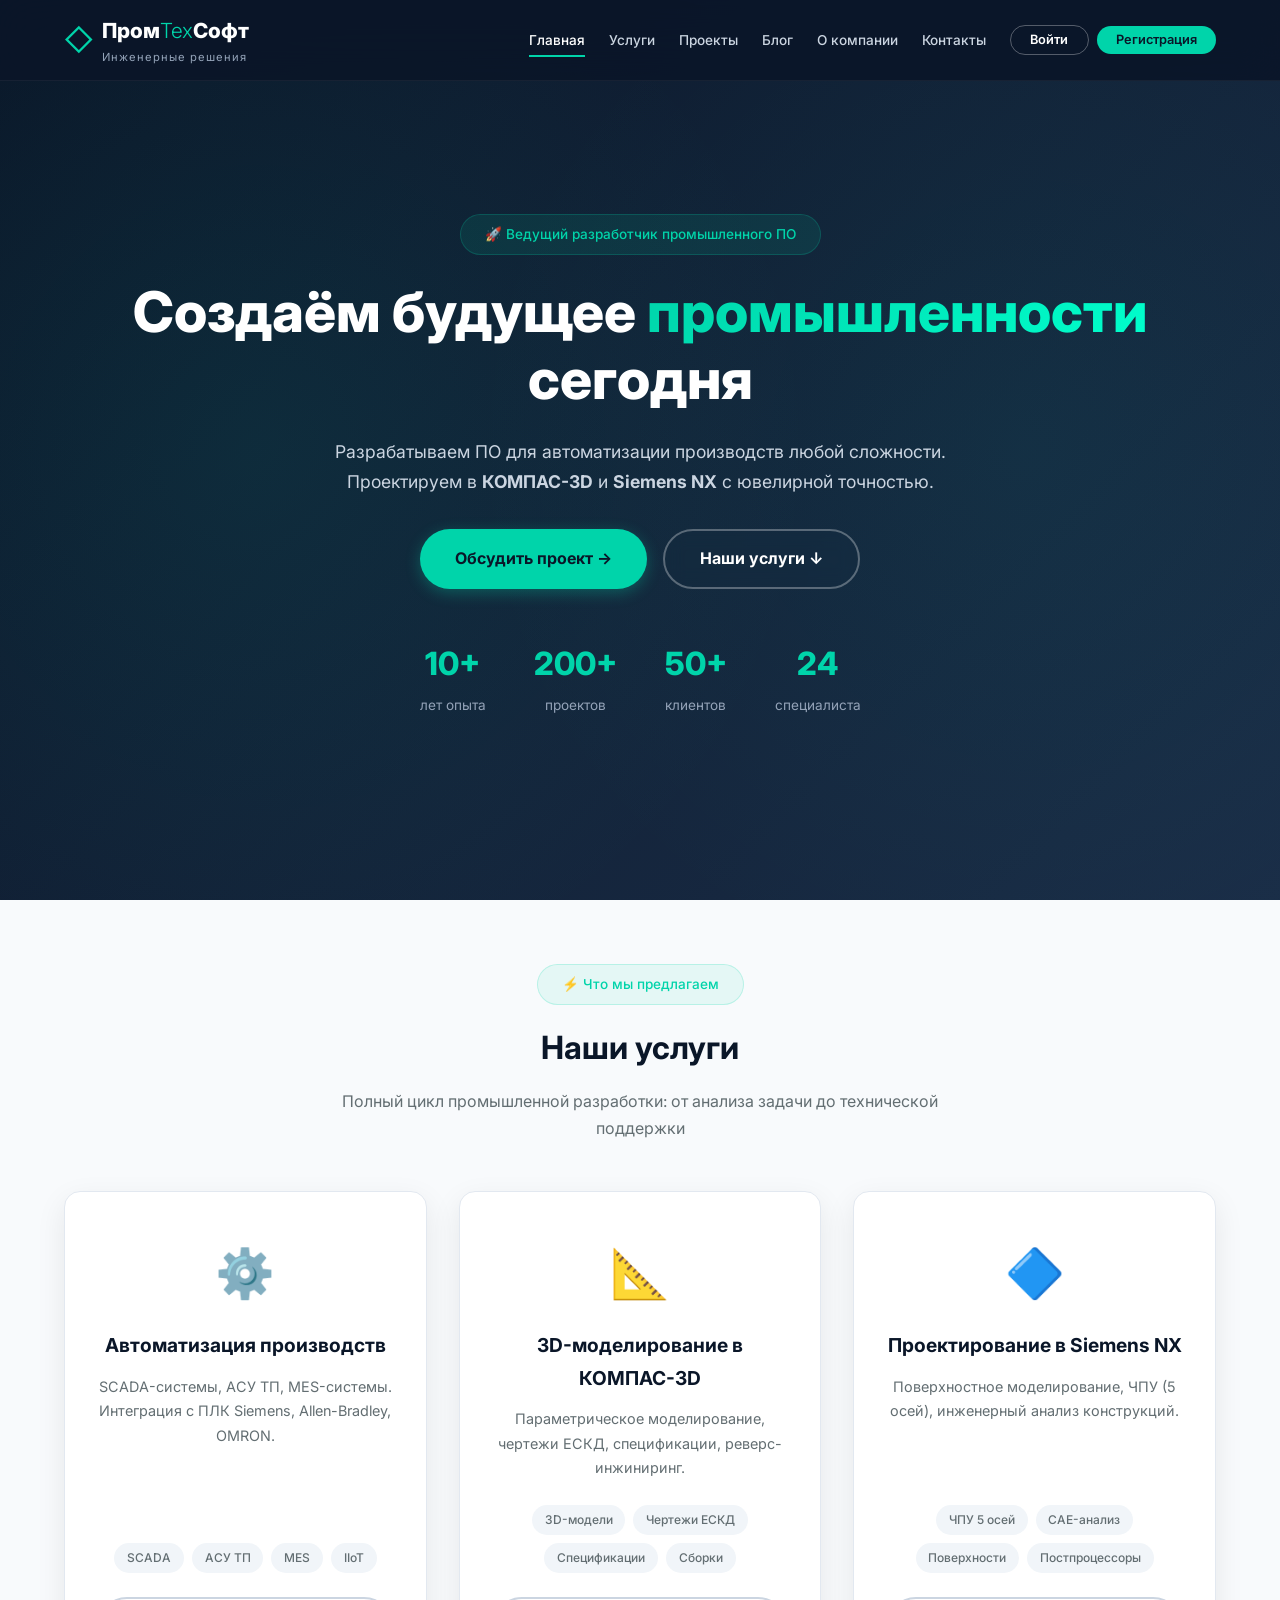
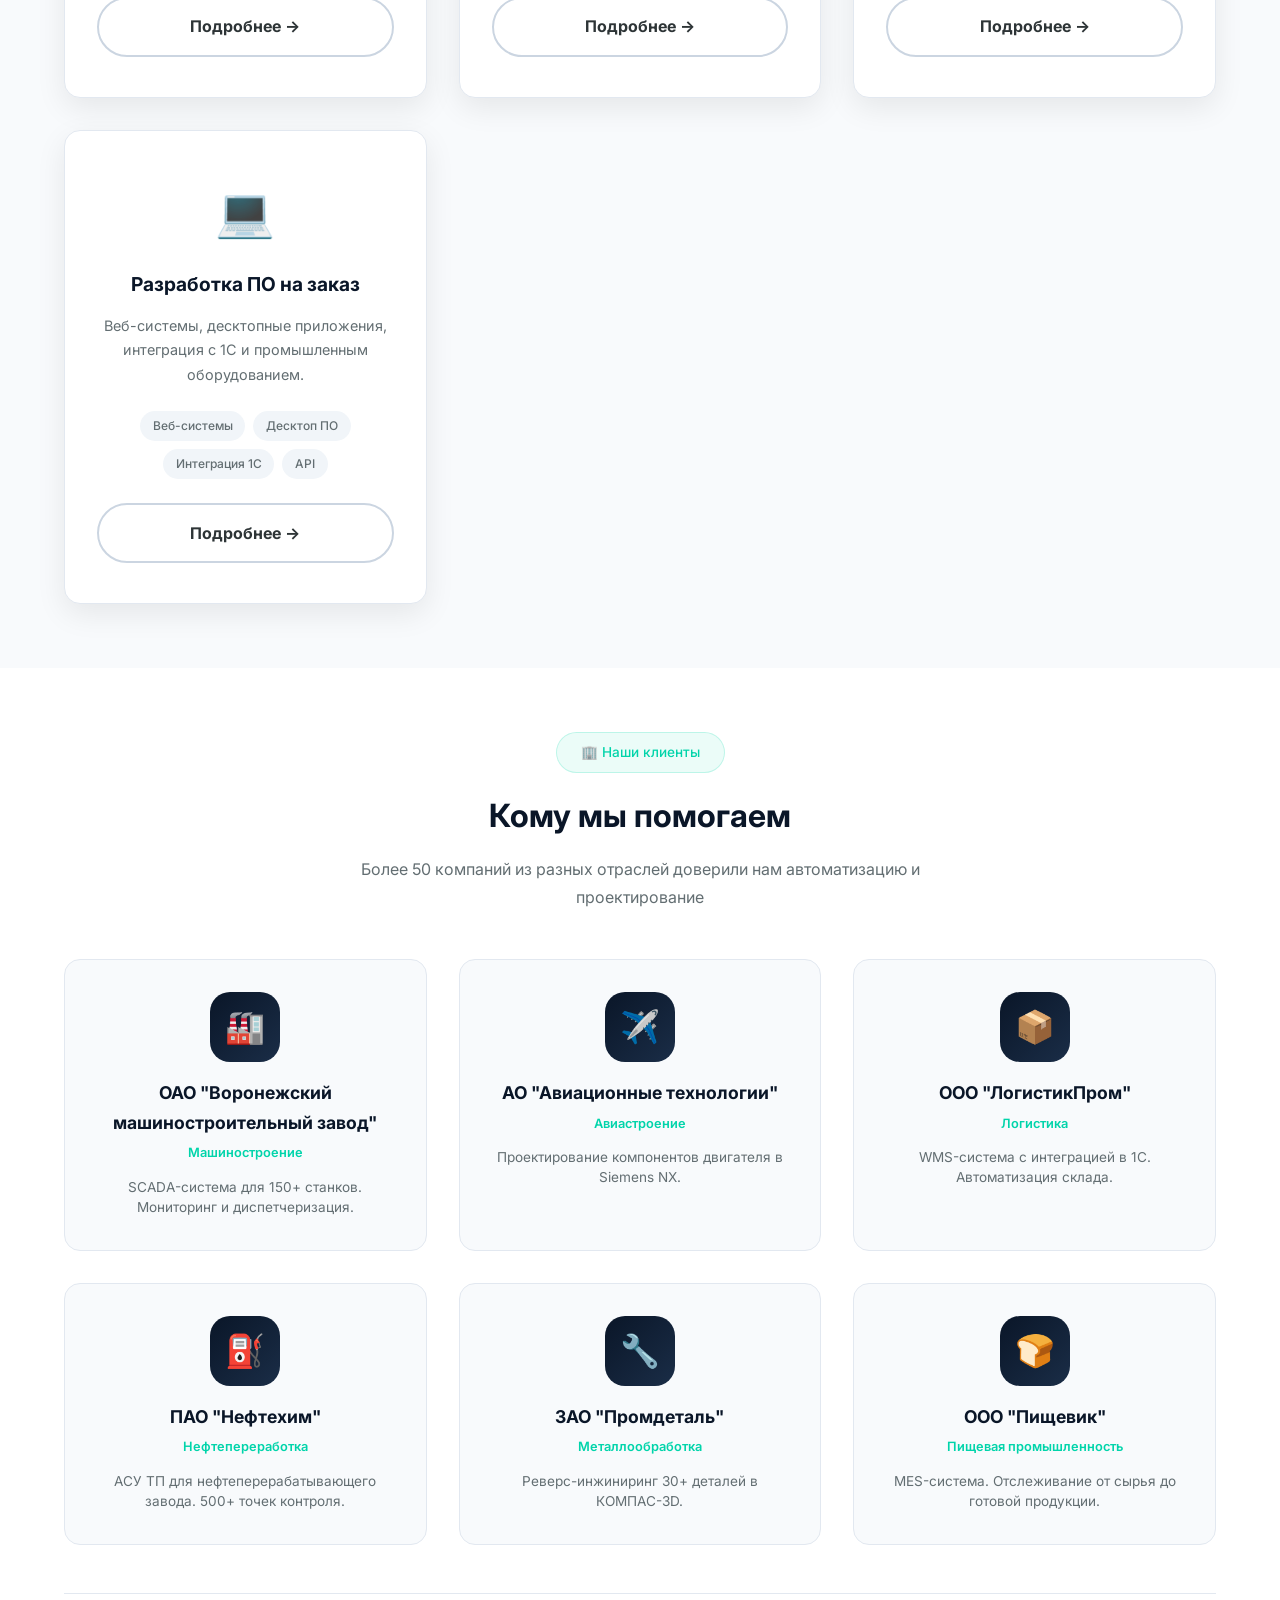
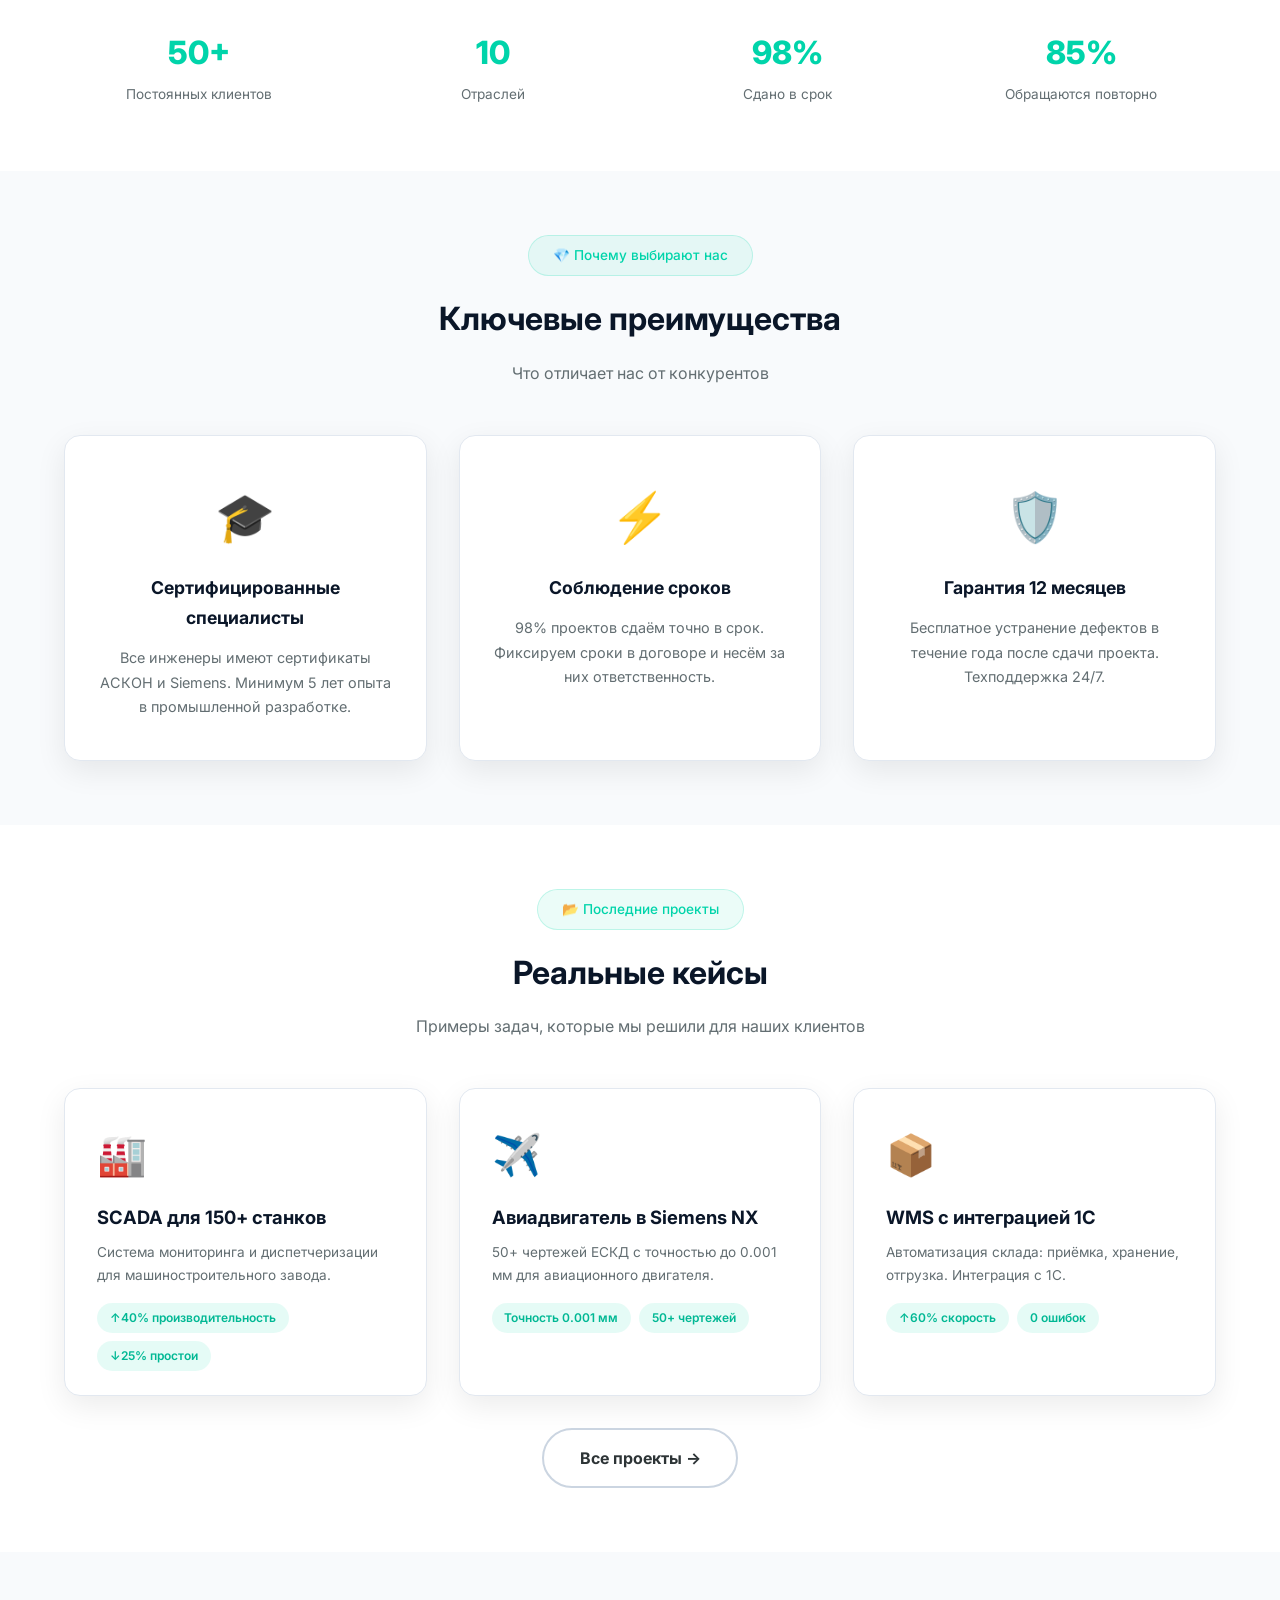
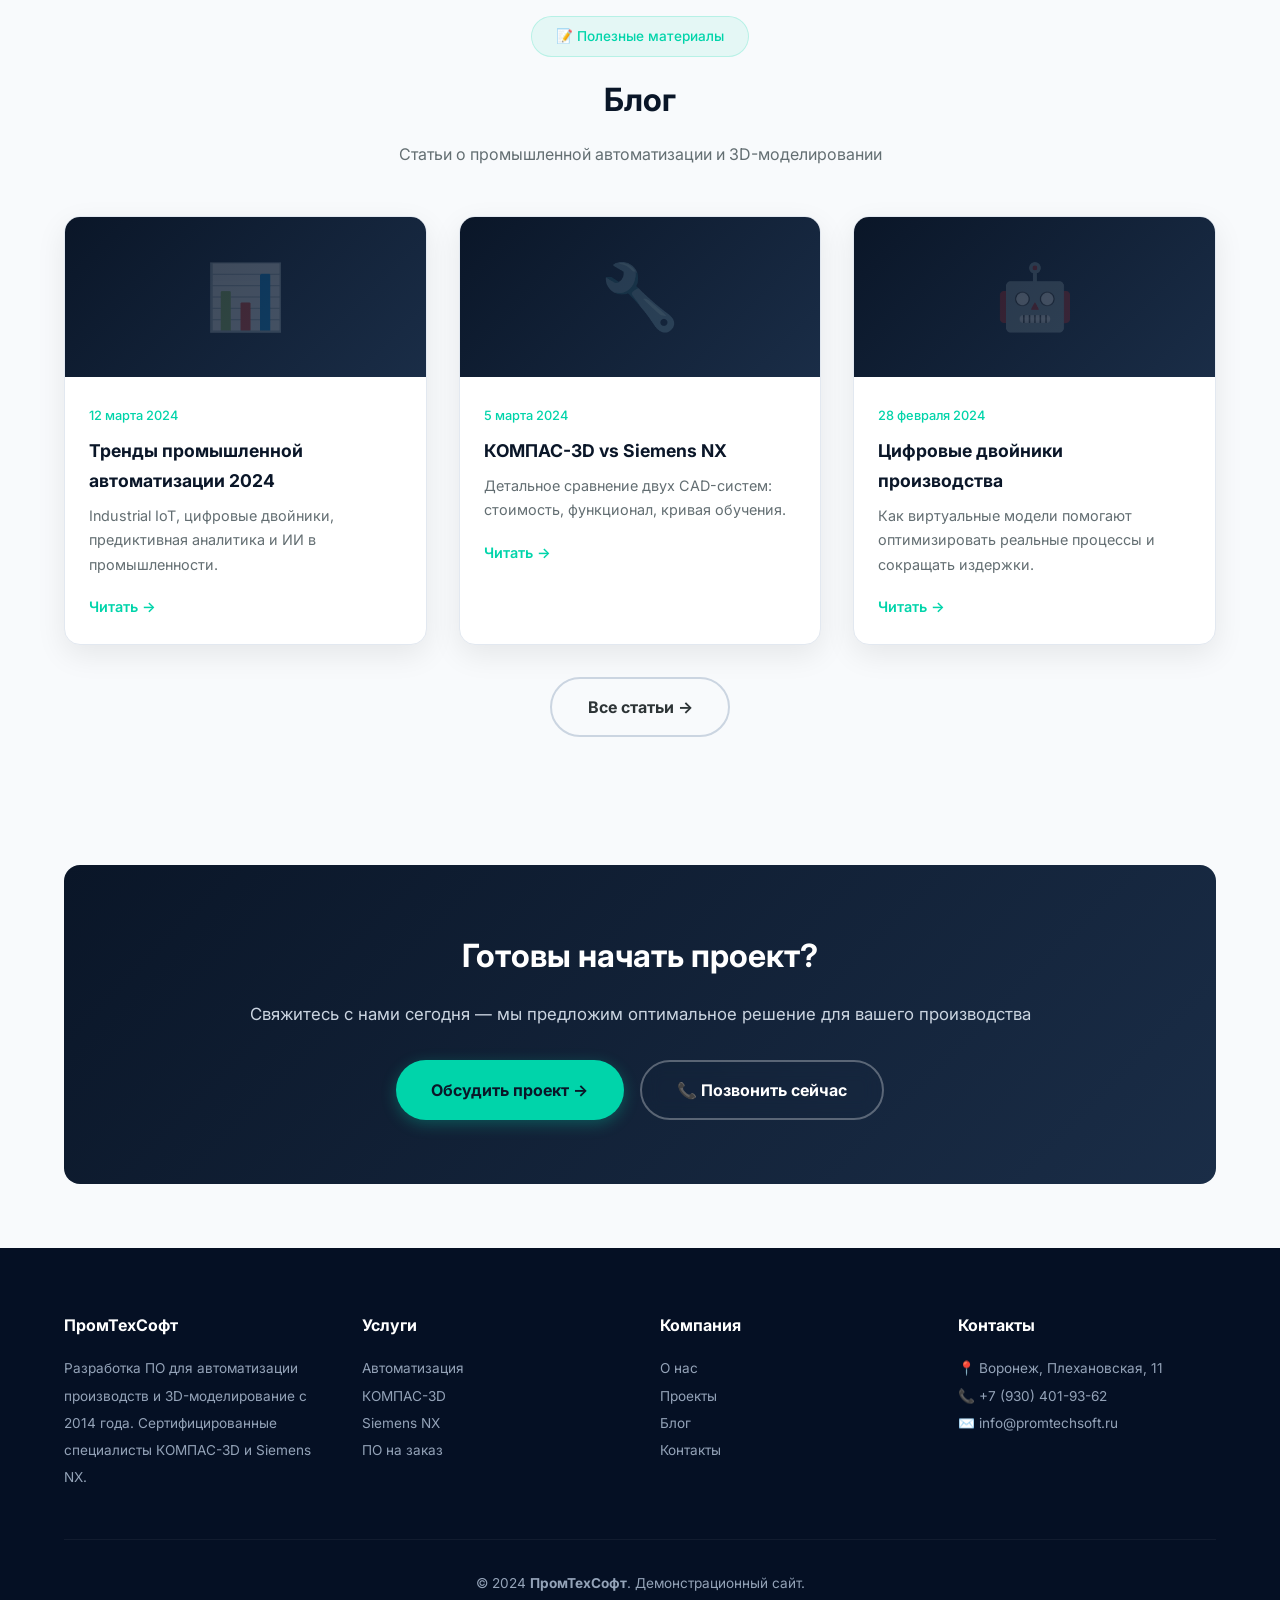
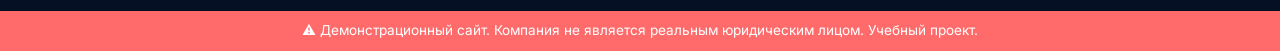
<file: frontend/static/admin.html>
<!DOCTYPE html>
<html lang="ru">

<head>
    <meta charset="UTF-8">

    <meta
            name="viewport"
            content="width=device-width, initial-scale=1.0"
    >

    <title>Админ-панель — ПромТехСофт</title>

    <style>
        * {
            box-sizing: border-box;
        }

        body {
            margin: 0;
            font-family:
                    Inter,
                    -apple-system,
                    BlinkMacSystemFont,
                    "Segoe UI",
                    sans-serif;

            background: #f5f7fa;
            color: #1f2937;
        }

        .header {
            background: #0a1628;
            color: white;
            padding: 18px 30px;

            display: flex;
            justify-content: space-between;
            align-items: center;

            gap: 20px;
        }

        .header h1 {
            margin: 0;
            font-size: 22px;
        }

        .header-actions {
            display: flex;
            gap: 10px;
        }

        button,
        .btn {
            border: none;
            border-radius: 8px;
            padding: 9px 15px;
            cursor: pointer;
            font-size: 14px;
            text-decoration: none;
        }

        .btn-primary {
            background: #00d4aa;
            color: #062019;
        }

        .btn-secondary {
            background: #334155;
            color: white;
        }

        .btn-danger {
            background: #ef4444;
            color: white;
        }

        .container {
            max-width: 1400px;
            margin: 0 auto;
            padding: 30px 20px;
        }

        .toolbar {
            background: white;
            padding: 20px;
            border-radius: 12px;

            display: flex;
            justify-content: space-between;
            align-items: center;

            margin-bottom: 20px;

            box-shadow:
                    0 4px 15px rgba(0, 0, 0, 0.05);
        }

        .toolbar h2 {
            margin: 0;
        }

        .table-wrapper {
            background: white;
            border-radius: 12px;
            overflow-x: auto;

            box-shadow:
                    0 4px 15px rgba(0, 0, 0, 0.05);
        }

        table {
            width: 100%;
            border-collapse: collapse;
            min-width: 1000px;
        }

        th,
        td {
            padding: 14px;
            text-align: left;
            border-bottom: 1px solid #e5e7eb;
            vertical-align: top;
        }

        th {
            background: #0a1628;
            color: white;
            font-size: 13px;
        }

        td {
            font-size: 14px;
        }

        .status {
            display: inline-block;
            padding: 5px 9px;
            border-radius: 20px;
            font-size: 12px;
            font-weight: 600;
        }

        .status-NEW {
            background: #fef3c7;
            color: #92400e;
        }

        .status-IN_PROGRESS {
            background: #dbeafe;
            color: #1e40af;
        }

        .status-COMPLETED {
            background: #d1fae5;
            color: #065f46;
        }

        .status-REJECTED {
            background: #fee2e2;
            color: #991b1b;
        }

        .actions {
            display: flex;
            flex-wrap: wrap;
            gap: 6px;
        }

        .actions button {
            font-size: 12px;
            padding: 6px 9px;
        }

        .empty {
            text-align: center;
            padding: 50px;
            color: #64748b;
        }

        .error {
            background: #fee2e2;
            color: #991b1b;
            padding: 15px;
            border-radius: 10px;
            margin-bottom: 20px;
        }

        .loading {
            text-align: center;
            padding: 50px;
            color: #64748b;
        }

        .message {
            max-width: 300px;
            white-space: pre-wrap;
            word-break: break-word;
        }
    </style>
</head>

<body>

<header class="header">

    <h1>📋 Админ-панель</h1>

    <div class="header-actions">

        <a
                href="index.html"
                class="btn btn-secondary">
            ← На сайт
        </a>

        <button
                class="btn btn-danger"
                id="logoutButton">
            Выйти
        </button>

    </div>

</header>

<main class="container">

    <div id="error"></div>

    <div class="toolbar">

        <h2>
            Заявки клиентов
            (<span id="count">0</span>)
        </h2>

        <button
                class="btn btn-primary"
                id="refreshButton">
            ↻ Обновить
        </button>

    </div>

    <div
            id="applications"
            class="table-wrapper">

        <div class="loading">
            Загрузка заявок...
        </div>

    </div>

</main>

<script>
    'use strict';

    const API_URL =
        window.AUTH_API_URL ||
        (
            window.location.hostname === 'localhost' ||
            window.location.hostname === '127.0.0.1'
                ? 'http://localhost:8080/api/v1'
                : '/api/v1'
        );

    const token =
        localStorage.getItem('token');

    let currentUser = {};

    try {
        currentUser = JSON.parse(
            localStorage.getItem('user') || '{}'
        );
    } catch (_) {
        currentUser = {};
    }

    const isAdmin =
        Array.isArray(currentUser.roles) &&
        currentUser.roles.includes('ROLE_ADMIN');


    function escapeHtml(value) {
        return String(value ?? '')
            .replace(/&/g, '&amp;')
            .replace(/</g, '&lt;')
            .replace(/>/g, '&gt;')
            .replace(/"/g, '&quot;')
            .replace(/'/g, '&#039;');
    }


    async function logout() {
        try {
            await fetch(`${API_URL}/auth/logout`, {
                method: 'POST',
                credentials: 'include'
            });
        } catch (error) {
            console.warn('Logout request failed:', error);
        }

        localStorage.removeItem('token');
        localStorage.removeItem('user');
        window.location.href = 'index.html';
    }


    function showError(message) {
        document.getElementById('error').innerHTML = `
            <div class="error">
                ${escapeHtml(message)}
            </div>
        `;
    }


    async function loadApplications() {

        if (!token) {
            window.location.href = 'index.html';
            return;
        }

        if (!isAdmin) {
            showError(
                'Доступ запрещён. Требуется роль ADMIN.'
            );

            setTimeout(() => {
                window.location.href = 'profile.html';
            }, 2000);

            return;
        }

        document.getElementById('applications').innerHTML = `
            <div class="loading">
                Загрузка заявок...
            </div>
        `;

        try {

            const response = await fetch(
                `${API_URL}/applications`,
                {
                    method: 'GET',

                    credentials: 'include',

                    headers: {
                        'Authorization':
                            token ? `Bearer ${token}` : '',

                        'Accept':
                            'application/json'
                    }
                }
            );

            if (response.status === 401) {
                logout();
                return;
            }

            if (response.status === 403) {
                showError(
                    'Доступ запрещён. У вашего аккаунта нет роли ADMIN.'
                );

                return;
            }

            if (!response.ok) {
                throw new Error(
                    `Ошибка сервера: ${response.status}`
                );
            }

            const applications =
                await response.json();

            renderApplications(applications);

        } catch (error) {

            console.error(
                'Loading applications:',
                error
            );

            showError(
                'Не удалось загрузить заявки. ' +
                error.message
            );
        }
    }


    function renderApplications(applications) {

        document.getElementById('count').textContent =
            applications.length;


        if (!applications.length) {

            document.getElementById(
                'applications'
            ).innerHTML = `
                <div class="empty">
                    Заявок пока нет.
                </div>
            `;

            return;
        }


        let html = `
            <table>

                <thead>

                    <tr>
                        <th>ID</th>
                        <th>Клиент</th>
                        <th>Email</th>
                        <th>Телефон</th>
                        <th>Услуга</th>
                        <th>Сообщение</th>
                        <th>Статус</th>
                        <th>Дата</th>
                        <th>Действия</th>
                    </tr>

                </thead>

                <tbody>
        `;


        applications.forEach(app => {

            const status =
                app.status || 'NEW';


            html += `
                <tr>

                    <td>
                        #${escapeHtml(app.id)}
                    </td>

                    <td>
                        ${escapeHtml(app.name)}
                    </td>

                    <td>
                        <a href="mailto:${escapeHtml(app.email)}">
                            ${escapeHtml(app.email)}
                        </a>
                    </td>

                    <td>
                        ${escapeHtml(app.phone || '-')}
                    </td>

                    <td>
                        ${escapeHtml(app.serviceType || '-')}
                    </td>

                    <td>
                        <div class="message">
                            ${escapeHtml(app.message || '-')}
                        </div>
                    </td>

                    <td>

                        <span
                            class="status status-${escapeHtml(status)}">

                            ${escapeHtml(status)}

                        </span>

                    </td>

                    <td>
                        ${app.createdAt
                ? new Date(
                    app.createdAt
                ).toLocaleString('ru-RU')
                : '-'}
                    </td>

                    <td>

                        <div class="actions">

                            <button
                                class="btn btn-secondary"
                                onclick="updateStatus(
                                    ${app.id},
                                    'IN_PROGRESS'
                                )">
                                В работу
                            </button>

                            <button
                                class="btn btn-primary"
                                onclick="updateStatus(
                                    ${app.id},
                                    'COMPLETED'
                                )">
                                Завершить
                            </button>

                            <button
                                class="btn btn-danger"
                                onclick="deleteApplication(
                                    ${app.id}
                                )">
                                Удалить
                            </button>

                        </div>

                    </td>

                </tr>
            `;
        });


        html += `
                </tbody>
            </table>
        `;


        document.getElementById(
            'applications'
        ).innerHTML = html;
    }


    async function updateStatus(id, status) {

        try {

            const response = await fetch(
                `${API_URL}/applications/${id}/status?status=${encodeURIComponent(status)}`,
                {
                    method: 'PATCH',

                    credentials: 'include',

                    headers: token
                        ? { 'Authorization': `Bearer ${token}` }
                        : {}
                }
            );


            if (response.status === 401) {
                logout();
                return;
            }


            if (response.status === 403) {

                showError(
                    'Недостаточно прав.'
                );

                return;
            }


            if (!response.ok) {

                throw new Error(
                    `Ошибка: ${response.status}`
                );
            }


            await loadApplications();

        } catch (error) {

            console.error(
                'Update status:',
                error
            );

            showError(
                'Не удалось изменить статус.'
            );
        }
    }


    async function deleteApplication(id) {

        if (!confirm(
            `Удалить заявку #${id}?`
        )) {
            return;
        }


        try {

            const response = await fetch(
                `${API_URL}/applications/${id}`,
                {
                    method: 'DELETE',

                    credentials: 'include',

                    headers: token
                        ? { 'Authorization': `Bearer ${token}` }
                        : {}
                }
            );


            if (response.status === 401) {
                logout();
                return;
            }


            if (response.status === 403) {

                showError(
                    'Недостаточно прав.'
                );

                return;
            }


            if (!response.ok) {

                throw new Error(
                    `Ошибка: ${response.status}`
                );
            }


            await loadApplications();

        } catch (error) {

            console.error(
                'Delete application:',
                error
            );

            showError(
                'Не удалось удалить заявку.'
            );
        }
    }


    document
        .getElementById('logoutButton')
        .addEventListener(
            'click',
            logout
        );


    document
        .getElementById('refreshButton')
        .addEventListener(
            'click',
            loadApplications
        );


    loadApplications();

</script>

</body>
</html>
</file>
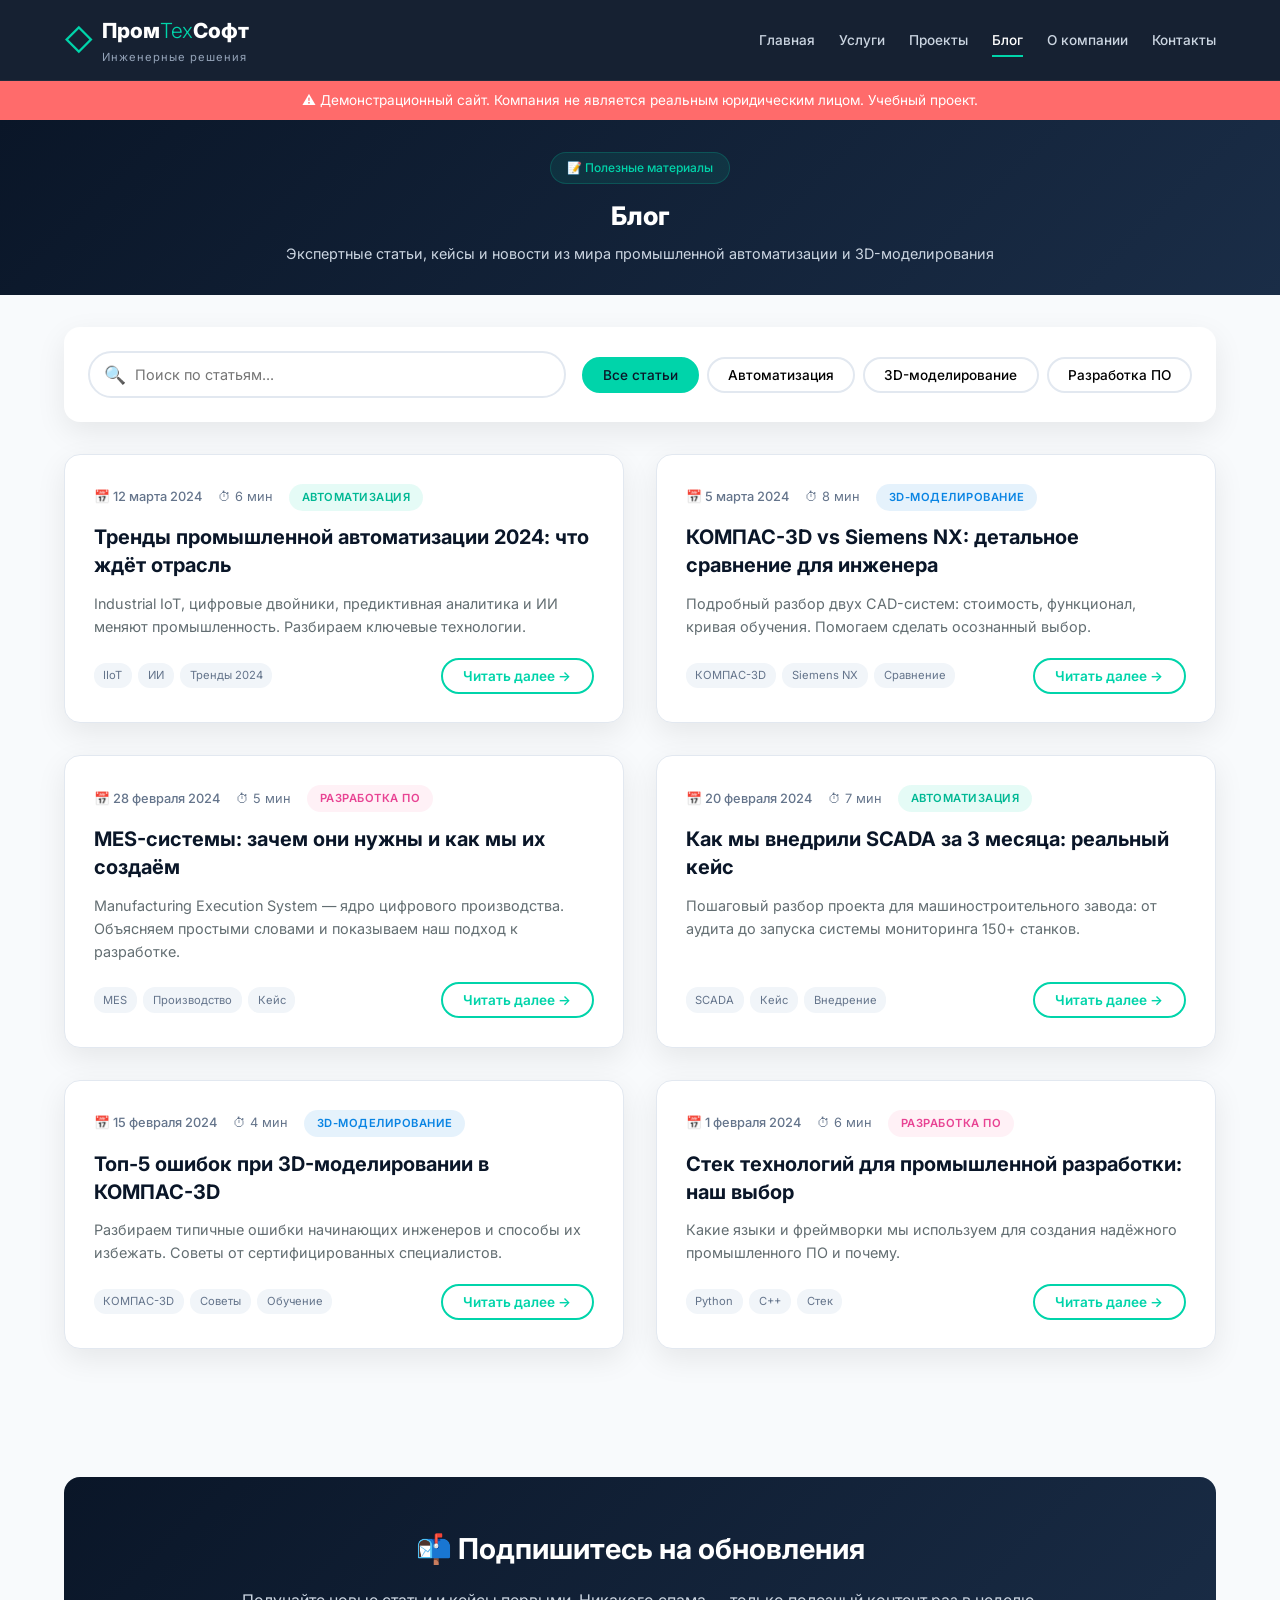
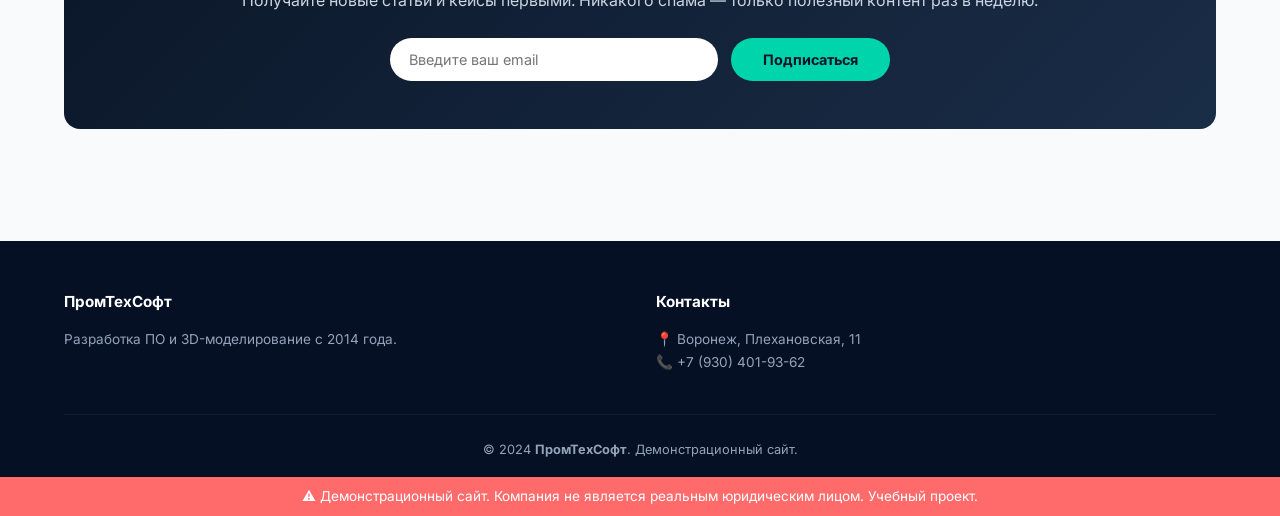
<file: frontend/static/blog.html>
<!DOCTYPE html>
<html lang="ru">
<head>
    <meta charset="UTF-8">
    <meta name="viewport" content="width=device-width, initial-scale=1.0">
    <title>Блог - ПромТехСофт | Статьи об автоматизации и 3D-моделировании</title>
    <meta name="description" content="Блог компании ПромТехСофт: экспертные статьи о промышленной автоматизации, 3D-моделировании в КОМПАС-3D и Siemens NX, разработке ПО. Советы, кейсы и новости.">
    <link rel="stylesheet" href="style.css">
    <link rel="stylesheet" href="animations.css">
    <link href="https://fonts.googleapis.com/css2?family=Inter:wght@300;400;500;600;700;800;900&display=swap" rel="stylesheet">


    <!-- Yandex.Metrika counter -->
    <script type="text/javascript">
        (function(m,e,t,r,i,k,a){
            m[i]=m[i]||function(){(m[i].a=m[i].a||[]).push(arguments)};
            m[i].l=1*new Date();
            for (var j = 0; j < document.scripts.length; j++) {if (document.scripts[j].src === r) { return; }}
            k=e.createElement(t),a=e.getElementsByTagName(t)[0],k.async=1,k.src=r,a.parentNode.insertBefore(k,a)
        })(window, document,'script','https://mc.yandex.ru/metrika/tag.js?id=110703368', 'ym');
        ym(110703368, 'init', {clickmap:true, trackLinks:true, accurateTrackBounce:true, webvisor:true});
    </script>
    <noscript><div><img src="https://mc.yandex.ru/watch/110703368" style="position:absolute; left:-9999px;" alt="" /></div></noscript>

    <style>
        /* Базовые стили */
        :root {
            --primary: #0a1628;
            --accent: #00d4aa;
            --white: #ffffff;
            --gray-50: #f8fafc;
            --gray-100: #f1f5f9;
            --gray-200: #e2e8f0;
            --gray-300: #cbd5e1;
            --gray-400: #94a3b8;
            --gray-500: #64748b;
            --text: #2d3436;
            --text-light: #636e72;
            --radius: 16px;
            --shadow: 0 10px 30px rgba(0,0,0,0.08);
            --transition: 0.3s cubic-bezier(0.4, 0, 0.2, 1);
        }

        * { margin: 0; padding: 0; box-sizing: border-box; }

        body {
            font-family: 'Inter', sans-serif;
            line-height: 1.7;
            color: var(--text);
            background: var(--gray-50);
        }

        .container { max-width: 1200px; margin: 0 auto; padding: 0 24px; }

        .demo-banner {
            background: #ff6b6b;
            color: white;
            text-align: center;
            padding: 0.5rem;
            font-size: 0.85rem;
        }

        /* Шапка */
        .header {
            background: rgba(10, 22, 40, 0.95);
            backdrop-filter: blur(20px);
            color: white;
            padding: 0.8rem 0;
            position: sticky;
            top: 0;
            z-index: 1000;
        }

        .navbar { display: flex; justify-content: space-between; align-items: center; }
        .logo { display: flex; align-items: center; gap: 0.5rem; text-decoration: none; color: white; }
        .logo-icon { font-size: 1.8rem; color: var(--accent); }
        .logo h1 { font-size: 1.3rem; font-weight: 800; }
        .logo h1 span { color: var(--accent); font-weight: 300; }
        .tagline { font-size: 0.7rem; color: var(--gray-400); letter-spacing: 1px; }

        .nav-menu { display: flex; list-style: none; gap: 1.5rem; }
        .nav-menu a { color: var(--gray-300); text-decoration: none; font-weight: 500; font-size: 0.85rem; padding: 0.4rem 0; border-bottom: 2px solid transparent; transition: var(--transition); }
        .nav-menu a:hover, .nav-menu a.active { color: white; border-bottom-color: var(--accent); }

        .burger { display: none; flex-direction: column; gap: 5px; background: none; border: none; cursor: pointer; padding: 5px; }
        .burger span { width: 25px; height: 2px; background: white; display: block; transition: var(--transition); }
        .burger.active span:nth-child(1) { transform: rotate(45deg) translate(5px, 5px); }
        .burger.active span:nth-child(2) { opacity: 0; }
        .burger.active span:nth-child(3) { transform: rotate(-45deg) translate(5px, -5px); }

        /* Компактный заголовок страницы */
        .page-header {
            background: linear-gradient(135deg, var(--primary), #1a2d47);
            color: white;
            padding: 2rem 0 1.8rem;
            text-align: center;
        }

        .badge {
            display: inline-block;
            background: rgba(0, 212, 170, 0.1);
            color: var(--accent);
            padding: 0.3rem 1rem;
            border-radius: 50px;
            font-size: 0.75rem;
            font-weight: 500;
            margin-bottom: 0.6rem;
            border: 1px solid rgba(0, 212, 170, 0.2);
        }

        .page-header h2 { font-size: 1.6rem; font-weight: 800; margin-bottom: 0.3rem; }
        .page-header p { color: var(--gray-300); font-size: 0.9rem; }

        /* Поиск и фильтры */
        .blog-controls {
            background: white;
            padding: 1.5rem;
            border-radius: var(--radius);
            box-shadow: var(--shadow);
            margin: 2rem 0;
            display: flex;
            gap: 1rem;
            flex-wrap: wrap;
            align-items: center;
            justify-content: space-between;
        }

        .search-box {
            flex: 1;
            min-width: 250px;
            position: relative;
        }

        .search-box input {
            width: 100%;
            padding: 0.8rem 1rem 0.8rem 2.8rem;
            border: 2px solid var(--gray-200);
            border-radius: 50px;
            font-size: 0.9rem;
            font-family: inherit;
            transition: var(--transition);
        }

        .search-box input:focus {
            outline: none;
            border-color: var(--accent);
        }

        .search-icon {
            position: absolute;
            left: 1rem;
            top: 50%;
            transform: translateY(-50%);
            font-size: 1.1rem;
            color: var(--gray-400);
        }

        .filter-buttons {
            display: flex;
            gap: 0.5rem;
            flex-wrap: wrap;
        }

        .filter-btn {
            padding: 0.5rem 1.2rem;
            border: 2px solid var(--gray-200);
            background: white;
            border-radius: 50px;
            cursor: pointer;
            font-weight: 500;
            font-size: 0.85rem;
            transition: var(--transition);
            font-family: inherit;
            white-space: nowrap;
        }

        .filter-btn.active,
        .filter-btn:hover {
            background: var(--accent);
            color: var(--primary);
            border-color: var(--accent);
        }

        /* Сетка блога */
        .blog-grid {
            display: grid;
            grid-template-columns: repeat(auto-fill, minmax(380px, 1fr));
            gap: 2rem;
            margin-bottom: 3rem;
        }

        .blog-card {
            background: white;
            border-radius: var(--radius);
            overflow: hidden;
            box-shadow: var(--shadow);
            border: 1px solid var(--gray-200);
            transition: var(--transition);
            display: flex;
            flex-direction: column;
        }

        .blog-card:hover {
            transform: translateY(-5px);
            box-shadow: 0 20px 40px rgba(0,0,0,0.12);
        }

        .blog-card-header {
            padding: 1.8rem 1.8rem 0;
        }

        .blog-meta {
            display: flex;
            gap: 1rem;
            align-items: center;
            margin-bottom: 0.8rem;
            flex-wrap: wrap;
        }

        .blog-date {
            font-size: 0.8rem;
            color: var(--gray-500);
            display: flex;
            align-items: center;
            gap: 0.3rem;
        }

        .blog-read-time {
            font-size: 0.8rem;
            color: var(--gray-500);
            display: flex;
            align-items: center;
            gap: 0.3rem;
        }

        .blog-category {
            display: inline-block;
            padding: 0.25rem 0.8rem;
            border-radius: 20px;
            font-size: 0.7rem;
            font-weight: 600;
            text-transform: uppercase;
            letter-spacing: 0.5px;
        }

        .category-automation { background: rgba(0, 212, 170, 0.1); color: #00b894; }
        .category-modeling { background: rgba(9, 132, 227, 0.1); color: #0984e3; }
        .category-software { background: rgba(253, 121, 168, 0.1); color: #e84393; }
        .category-security { background: rgba(255, 118, 117, 0.1); color: #d63031; }

        .blog-card h3 {
            font-size: 1.25rem;
            color: var(--primary);
            margin-bottom: 0.8rem;
            line-height: 1.4;
        }

        .blog-preview {
            color: var(--text-light);
            font-size: 0.9rem;
            line-height: 1.6;
            padding: 0 1.8rem;
            flex-grow: 1;
        }

        .blog-full-content {
            display: none;
            padding: 0 1.8rem;
            color: var(--text);
            font-size: 0.9rem;
            line-height: 1.8;
        }

        .blog-full-content.expanded {
            display: block;
            animation: fadeIn 0.3s ease;
        }

        @keyframes fadeIn {
            from { opacity: 0; transform: translateY(-10px); }
            to { opacity: 1; transform: translateY(0); }
        }

        .blog-full-content h4 {
            color: var(--primary);
            margin: 1.2rem 0 0.6rem;
            font-size: 1.05rem;
        }

        .blog-full-content ul {
            list-style: none;
            margin: 0.8rem 0;
        }

        .blog-full-content ul li {
            padding: 0.4rem 0;
            padding-left: 1.5rem;
            position: relative;
        }

        .blog-full-content ul li::before {
            content: '→';
            position: absolute;
            left: 0;
            color: var(--accent);
            font-weight: 700;
        }

        .blog-full-content .highlight-box {
            background: var(--gray-50);
            border-left: 3px solid var(--accent);
            padding: 1rem 1.2rem;
            margin: 1rem 0;
            border-radius: 0 8px 8px 0;
            font-style: italic;
        }

        .blog-card-footer {
            padding: 1.2rem 1.8rem 1.8rem;
            display: flex;
            justify-content: space-between;
            align-items: center;
            gap: 1rem;
            flex-wrap: wrap;
        }

        .blog-tags {
            display: flex;
            gap: 0.4rem;
            flex-wrap: wrap;
        }

        .blog-tag {
            font-size: 0.7rem;
            color: var(--gray-500);
            background: var(--gray-100);
            padding: 0.2rem 0.6rem;
            border-radius: 12px;
        }

        .read-more-btn {
            background: none;
            border: 2px solid var(--accent);
            color: var(--accent);
            padding: 0.5rem 1.3rem;
            border-radius: 50px;
            cursor: pointer;
            font-weight: 600;
            font-size: 0.85rem;
            transition: var(--transition);
            font-family: inherit;
            white-space: nowrap;
        }

        .read-more-btn:hover {
            background: var(--accent);
            color: var(--primary);
        }

        .read-more-btn.active {
            background: var(--accent);
            color: var(--primary);
        }

        .no-results {
            text-align: center;
            padding: 3rem;
            grid-column: 1 / -1;
        }

        .no-results h3 {
            font-size: 1.5rem;
            color: var(--primary);
            margin-bottom: 0.5rem;
        }

        .no-results p {
            color: var(--text-light);
        }

        /* Подписка */
        .subscribe-section {
            background: linear-gradient(135deg, var(--primary), #1a2d47);
            color: white;
            padding: 3rem 0;
            text-align: center;
            border-radius: var(--radius);
            margin-bottom: 2rem;
        }

        .subscribe-section h2 {
            font-size: 1.8rem;
            margin-bottom: 0.8rem;
        }

        .subscribe-section p {
            color: var(--gray-300);
            margin-bottom: 1.5rem;
        }

        .subscribe-form {
            display: flex;
            gap: 0.8rem;
            max-width: 500px;
            margin: 0 auto;
            flex-wrap: wrap;
            justify-content: center;
        }

        .subscribe-form input {
            flex: 1;
            min-width: 250px;
            padding: 0.8rem 1.2rem;
            border: none;
            border-radius: 50px;
            font-size: 0.9rem;
            font-family: inherit;
        }

        .subscribe-form button {
            padding: 0.8rem 2rem;
            background: var(--accent);
            color: var(--primary);
            border: none;
            border-radius: 50px;
            font-weight: 700;
            cursor: pointer;
            transition: var(--transition);
            font-family: inherit;
            font-size: 0.9rem;
        }

        .subscribe-form button:hover {
            background: #00f0c8;
            transform: translateY(-2px);
        }

        /* Футер */
        .footer { background: #051024; color: var(--gray-400); padding: 3rem 0 1rem; }
        .footer-grid { display: grid; grid-template-columns: repeat(auto-fit, minmax(200px, 1fr)); gap: 2rem; margin-bottom: 2.5rem; }
        .footer-col h4 { color: white; margin-bottom: 0.8rem; font-size: 0.95rem; }
        .footer-col p { font-size: 0.85rem; }
        .footer-bottom { text-align: center; padding-top: 1.5rem; border-top: 1px solid rgba(255,255,255,0.05); font-size: 0.8rem; }

        .scroll-top {
            position: fixed; bottom: 30px; right: 30px;
            width: 50px; height: 50px;
            background: var(--accent); color: var(--primary);
            border: none; border-radius: 50%;
            font-size: 1.5rem; cursor: pointer;
            opacity: 0; pointer-events: none;
            transition: var(--transition); z-index: 999;
            display: flex; align-items: center; justify-content: center;
            font-weight: 700;
        }

        .scroll-top.visible { opacity: 1; pointer-events: all; }

        @media (max-width: 768px) {
            .burger { display: flex; }
            .nav-menu { display: none; position: fixed; top: 60px; left: 0; right: 0; background: var(--primary); flex-direction: column; padding: 2rem; text-align: center; gap: 1rem; z-index: 1000; }
            .nav-menu.active { display: flex; }
            .blog-grid { grid-template-columns: 1fr; }
            .blog-controls { flex-direction: column; align-items: stretch; }
            .filter-buttons { justify-content: center; }
        }
    </style>
</head>
<body>
<header class="header" id="header">
    <div class="container">
        <nav class="navbar">
            <a href="index.html" class="logo">
                <span class="logo-icon">◇</span>
                <div>
                    <h1>Пром<span>Тех</span>Софт</h1>
                    <p class="tagline">Инженерные решения</p>
                </div>
            </a>
            <ul class="nav-menu" id="navMenu">
                <li><a href="index.html">Главная</a></li>
                <li><a href="services.html">Услуги</a></li>
                <li><a href="projects.html">Проекты</a></li>
                <li><a href="blog.html" class="active">Блог</a></li>
                <li><a href="about.html">О компании</a></li>
                <li><a href="contacts.html">Контакты</a></li>
            </ul>
            <button class="burger" id="burger" aria-label="Меню">
                <span></span><span></span><span></span>
            </button>
        </nav>
    </div>
</header>

<main>
    <div class="demo-banner">
        ⚠️ Демонстрационный сайт. Компания не является реальным юридическим лицом. Учебный проект.
    </div>

    <section class="page-header">
        <div class="container">
            <span class="badge">📝 Полезные материалы</span>
            <h2>Блог</h2>
            <p>Экспертные статьи, кейсы и новости из мира промышленной автоматизации и 3D-моделирования</p>
        </div>
    </section>

    <!-- Поиск и фильтры -->
    <div class="container">
        <div class="blog-controls">
            <div class="search-box">
                <span class="search-icon">🔍</span>
                <input type="text" id="blogSearch" placeholder="Поиск по статьям...">
            </div>
            <div class="filter-buttons">
                <button class="filter-btn active" data-filter="all">Все статьи</button>
                <button class="filter-btn" data-filter="automation">Автоматизация</button>
                <button class="filter-btn" data-filter="modeling">3D-моделирование</button>
                <button class="filter-btn" data-filter="software">Разработка ПО</button>
            </div>
        </div>
    </div>

    <!-- Сетка блога -->
    <div class="container">
        <div class="blog-grid" id="blogGrid">

            <!-- Статья 1 -->
            <article class="blog-card" data-category="automation" data-tags="тренды iot 2024">
                <div class="blog-card-header">
                    <div class="blog-meta">
                        <span class="blog-date">📅 12 марта 2024</span>
                        <span class="blog-read-time">⏱ 6 мин</span>
                        <span class="blog-category category-automation">Автоматизация</span>
                    </div>
                    <h3>Тренды промышленной автоматизации 2024: что ждёт отрасль</h3>
                </div>
                <div class="blog-preview">
                    <p>Industrial IoT, цифровые двойники, предиктивная аналитика и ИИ меняют промышленность. Разбираем ключевые технологии.</p>
                </div>
                <div class="blog-full-content" id="content1">
                    <h4>🌐 Industrial IoT (IIoT)</h4>
                    <p>Промышленный интернет вещей становится стандартом. В 2024 году более 60% производств внедряют IoT-решения для:</p>
                    <ul>
                        <li>Мониторинга состояния оборудования в реальном времени</li>
                        <li>Предиктивного обслуживания (снижение простоев на 35%)</li>
                        <li>Оптимизации энергопотребления</li>
                    </ul>

                    <h4>🤖 Искусственный интеллект</h4>
                    <p>ИИ переходит от экспериментов к реальному внедрению. Основные применения:</p>
                    <ul>
                        <li>Контроль качества продукции (точность 99.7%)</li>
                        <li>Оптимизация производственных цепочек</li>
                        <li>Прогнозирование спроса</li>
                    </ul>

                    <div class="highlight-box">
                        💡 <strong>Ключевой вывод:</strong> Предприятия, внедрившие IIoT и ИИ, в среднем повышают эффективность на 40% и снижают издержки на 25%.
                    </div>
                </div>
                <div class="blog-card-footer">
                    <div class="blog-tags">
                        <span class="blog-tag">IIoT</span>
                        <span class="blog-tag">ИИ</span>
                        <span class="blog-tag">Тренды 2024</span>
                    </div>
                    <button class="read-more-btn" onclick="toggleArticle('content1', this)">Читать далее →</button>
                </div>
            </article>

            <!-- Статья 2 -->
            <article class="blog-card" data-category="modeling" data-tags="компас siemens сравнение cad">
                <div class="blog-card-header">
                    <div class="blog-meta">
                        <span class="blog-date">📅 5 марта 2024</span>
                        <span class="blog-read-time">⏱ 8 мин</span>
                        <span class="blog-category category-modeling">3D-моделирование</span>
                    </div>
                    <h3>КОМПАС-3D vs Siemens NX: детальное сравнение для инженера</h3>
                </div>
                <div class="blog-preview">
                    <p>Подробный разбор двух CAD-систем: стоимость, функционал, кривая обучения. Помогаем сделать осознанный выбор.</p>
                </div>
                <div class="blog-full-content" id="content2">
                    <h4>💰 Стоимость владения</h4>
                    <ul>
                        <li><strong>КОМПАС-3D:</strong> от 110 000 ₽ (бессрочная лицензия)</li>
                        <li><strong>Siemens NX:</strong> от 800 000 ₽/год (подписка)</li>
                    </ul>

                    <h4>⚙️ Функциональные возможности</h4>
                    <p><strong>КОМПАС-3D</strong> — отлично подходит для:</p>
                    <ul>
                        <li>Машиностроительного проектирования</li>
                        <li>Оформления документации по ЕСКД</li>
                        <li>Несложного поверхностного моделирования</li>
                    </ul>
                    <p><strong>Siemens NX</strong> — выбор для:</p>
                    <ul>
                        <li>Сложного поверхностного моделирования</li>
                        <li>Подготовки управляющих программ для ЧПУ</li>
                        <li>Инженерного анализа (CAE)</li>
                    </ul>

                    <div class="highlight-box">
                        📊 <strong>Наш опыт:</strong> Для 80% задач машиностроения КОМПАС-3D полностью перекрывает потребности. Siemens NX необходим для аэрокосмоса, автомобилестроения и сложной оснастки.
                    </div>
                </div>
                <div class="blog-card-footer">
                    <div class="blog-tags">
                        <span class="blog-tag">КОМПАС-3D</span>
                        <span class="blog-tag">Siemens NX</span>
                        <span class="blog-tag">Сравнение</span>
                    </div>
                    <button class="read-more-btn" onclick="toggleArticle('content2', this)">Читать далее →</button>
                </div>
            </article>

            <!-- Статья 3 -->
            <article class="blog-card" data-category="software" data-tags="mes системы производство">
                <div class="blog-card-header">
                    <div class="blog-meta">
                        <span class="blog-date">📅 28 февраля 2024</span>
                        <span class="blog-read-time">⏱ 5 мин</span>
                        <span class="blog-category category-software">Разработка ПО</span>
                    </div>
                    <h3>MES-системы: зачем они нужны и как мы их создаём</h3>
                </div>
                <div class="blog-preview">
                    <p>Manufacturing Execution System — ядро цифрового производства. Объясняем простыми словами и показываем наш подход к разработке.</p>
                </div>
                <div class="blog-full-content" id="content3">
                    <h4>📋 Что такое MES простыми словами</h4>
                    <p>MES — это система, которая управляет производством в реальном времени. Если ERP отвечает на вопрос "что и когда производить", то MES — "как именно это делается прямо сейчас".</p>

                    <h4>🔧 Наш подход к разработке</h4>
                    <ul>
                        <li><strong>Анализ:</strong> 2-3 недели на изучение процессов</li>
                        <li><strong>Прототип:</strong> MVP за 1-2 месяца</li>
                        <li><strong>Интеграция:</strong> С существующей ERP и оборудованием</li>
                        <li><strong>Обучение:</strong> Полный цикл обучения персонала</li>
                    </ul>

                    <div class="highlight-box">
                        💪 <strong>Результат одного из проектов:</strong> Внедрение MES на пищевом производстве сократило время простоя на 40% и увеличило выпуск продукции на 25% за первые 3 месяца.
                    </div>
                </div>
                <div class="blog-card-footer">
                    <div class="blog-tags">
                        <span class="blog-tag">MES</span>
                        <span class="blog-tag">Производство</span>
                        <span class="blog-tag">Кейс</span>
                    </div>
                    <button class="read-more-btn" onclick="toggleArticle('content3', this)">Читать далее →</button>
                </div>
            </article>

            <!-- Статья 4 -->
            <article class="blog-card" data-category="automation" data-tags="scada асу тп внедрение">
                <div class="blog-card-header">
                    <div class="blog-meta">
                        <span class="blog-date">📅 20 февраля 2024</span>
                        <span class="blog-read-time">⏱ 7 мин</span>
                        <span class="blog-category category-automation">Автоматизация</span>
                    </div>
                    <h3>Как мы внедрили SCADA за 3 месяца: реальный кейс</h3>
                </div>
                <div class="blog-preview">
                    <p>Пошаговый разбор проекта для машиностроительного завода: от аудита до запуска системы мониторинга 150+ станков.</p>
                </div>
                <div class="blog-full-content" id="content4">
                    <h4>🎯 Задача клиента</h4>
                    <p>Машиностроительный завод с 150+ станками ЧПУ. Проблемы:</p>
                    <ul>
                        <li>Отсутствие централизованного мониторинга</li>
                        <li>Простои из-за несвоевременного обслуживания</li>
                        <li>Потеря данных о работе оборудования</li>
                    </ul>

                    <h4>📈 Решение и результаты</h4>
                    <p>За 3 месяца мы:</p>
                    <ul>
                        <li>Подключили все станки к единой SCADA-системе</li>
                        <li>Настроили алерты при отклонениях</li>
                        <li>Интегрировали с существующей ERP</li>
                    </ul>
                    <p><strong>Результат:</strong> производительность выросла на 40%, простои сократились на 25%.</p>
                </div>
                <div class="blog-card-footer">
                    <div class="blog-tags">
                        <span class="blog-tag">SCADA</span>
                        <span class="blog-tag">Кейс</span>
                        <span class="blog-tag">Внедрение</span>
                    </div>
                    <button class="read-more-btn" onclick="toggleArticle('content4', this)">Читать далее →</button>
                </div>
            </article>

            <!-- Статья 5 -->
            <article class="blog-card" data-category="modeling" data-tags="компас ошибки советы">
                <div class="blog-card-header">
                    <div class="blog-meta">
                        <span class="blog-date">📅 15 февраля 2024</span>
                        <span class="blog-read-time">⏱ 4 мин</span>
                        <span class="blog-category category-modeling">3D-моделирование</span>
                    </div>
                    <h3>Топ-5 ошибок при 3D-моделировании в КОМПАС-3D</h3>
                </div>
                <div class="blog-preview">
                    <p>Разбираем типичные ошибки начинающих инженеров и способы их избежать. Советы от сертифицированных специалистов.</p>
                </div>
                <div class="blog-full-content" id="content5">
                    <h4>❌ Ошибка №1: Отсутствие структуры дерева модели</h4>
                    <p>Хаотичное построение приводит к проблемам при редактировании. <strong>Решение:</strong> группируйте элементы по функциональному назначению.</p>

                    <h4>❌ Ошибка №2: Игнорирование параметризации</h4>
                    <p>Создание "глухих" размеров вместо параметрических связей. <strong>Решение:</strong> используйте переменные и уравнения.</p>

                    <h4>❌ Ошибка №3: Избыточная детализация</h4>
                    <p>Моделирование мельчайших фасок и скруглений на ранних этапах. <strong>Решение:</strong> детализируйте финальную версию.</p>
                </div>
                <div class="blog-card-footer">
                    <div class="blog-tags">
                        <span class="blog-tag">КОМПАС-3D</span>
                        <span class="blog-tag">Советы</span>
                        <span class="blog-tag">Обучение</span>
                    </div>
                    <button class="read-more-btn" onclick="toggleArticle('content5', this)">Читать далее →</button>
                </div>
            </article>

            <!-- Статья 6 -->
            <article class="blog-card" data-category="software" data-tags="python c++ разработка">
                <div class="blog-card-header">
                    <div class="blog-meta">
                        <span class="blog-date">📅 1 февраля 2024</span>
                        <span class="blog-read-time">⏱ 6 мин</span>
                        <span class="blog-category category-software">Разработка ПО</span>
                    </div>
                    <h3>Стек технологий для промышленной разработки: наш выбор</h3>
                </div>
                <div class="blog-preview">
                    <p>Какие языки и фреймворки мы используем для создания надёжного промышленного ПО и почему.</p>
                </div>
                <div class="blog-full-content" id="content6">
                    <h4>🔧 Backend</h4>
                    <ul>
                        <li><strong>Python:</strong> быстрая разработка, интеграция с оборудованием</li>
                        <li><strong>C++:</strong> высоконагруженные системы реального времени</li>
                    </ul>

                    <h4>🖥 Frontend</h4>
                    <ul>
                        <li><strong>React:</strong> для веб-интерфейсов SCADA</li>
                        <li><strong>Qt:</strong> для десктопных приложений</li>
                    </ul>

                    <h4>🗄 Базы данных</h4>
                    <ul>
                        <li><strong>PostgreSQL:</strong> основная БД</li>
                        <li><strong>InfluxDB:</strong> для временных рядов с датчиков</li>
                    </ul>
                </div>
                <div class="blog-card-footer">
                    <div class="blog-tags">
                        <span class="blog-tag">Python</span>
                        <span class="blog-tag">C++</span>
                        <span class="blog-tag">Стек</span>
                    </div>
                    <button class="read-more-btn" onclick="toggleArticle('content6', this)">Читать далее →</button>
                </div>
            </article>

        </div>

        <!-- Сообщение при отсутствии результатов -->
        <div class="no-results" id="noResults" style="display: none;">
            <h3>🔍 Ничего не найдено</h3>
            <p>Попробуйте изменить поисковый запрос или фильтр</p>
        </div>
    </div>

    <!-- Подписка -->
    <section>
        <div class="container">
            <div class="subscribe-section">
                <h2>📬 Подпишитесь на обновления</h2>
                <p>Получайте новые статьи и кейсы первыми. Никакого спама — только полезный контент раз в неделю.</p>
                <form class="subscribe-form" onsubmit="handleSubscribe(event)">
                    <input type="email" placeholder="Введите ваш email" required>
                    <button type="submit">Подписаться</button>
                </form>
            </div>
        </div>
    </section>
</main>

<footer class="footer">
    <div class="container">
        <div class="footer-grid">
            <div class="footer-col">
                <h4>ПромТехСофт</h4>
                <p>Разработка ПО и 3D-моделирование с 2014 года.</p>
            </div>
            <div class="footer-col">
                <h4>Контакты</h4>
                <p>📍 Воронеж, Плехановская, 11</p>
                <p>📞 +7 (930) 401-93-62</p>
            </div>
        </div>
        <div class="footer-bottom">
            <p>© 2024 <strong>ПромТехСофт</strong>. Демонстрационный сайт.</p>
        </div>
    </div>
</footer>

<div style="background: #ff6b6b; color: white; text-align: center; padding: 0.5rem; font-size: 0.85rem;">
    ⚠️ Демонстрационный сайт. Компания не является реальным юридическим лицом. Учебный проект.
</div>

<button class="scroll-top" id="scrollTop" aria-label="Наверх">↑</button>

<script>
    // Раскрытие статьи
    function toggleArticle(contentId, btn) {
        const content = document.getElementById(contentId);
        const allContents = document.querySelectorAll('.blog-full-content');
        const allButtons = document.querySelectorAll('.read-more-btn');

        // Закрываем все остальные статьи
        allContents.forEach(c => {
            if (c.id !== contentId) {
                c.classList.remove('expanded');
            }
        });

        allButtons.forEach(b => {
            if (b !== btn) {
                b.textContent = 'Читать далее →';
                b.classList.remove('active');
            }
        });

        // Переключаем текущую
        if (content.classList.contains('expanded')) {
            content.classList.remove('expanded');
            btn.textContent = 'Читать далее →';
            btn.classList.remove('active');
        } else {
            content.classList.add('expanded');
            btn.textContent = 'Свернуть ↑';
            btn.classList.add('active');
        }
    }

    // Фильтрация
    document.querySelectorAll('.filter-btn').forEach(btn => {
        btn.addEventListener('click', function() {
            document.querySelectorAll('.filter-btn').forEach(b => b.classList.remove('active'));
            this.classList.add('active');
            filterArticles();
        });
    });

    // Поиск
    document.getElementById('blogSearch').addEventListener('input', filterArticles);

    function filterArticles() {
        const activeFilter = document.querySelector('.filter-btn.active').dataset.filter;
        const searchTerm = document.getElementById('blogSearch').value.toLowerCase();
        const articles = document.querySelectorAll('.blog-card');
        let visibleCount = 0;

        articles.forEach(article => {
            const category = article.dataset.category;
            const tags = article.dataset.tags;
            const title = article.querySelector('h3').textContent.toLowerCase();
            const preview = article.querySelector('.blog-preview').textContent.toLowerCase();

            const matchesFilter = activeFilter === 'all' || category === activeFilter;
            const matchesSearch = searchTerm === '' ||
                title.includes(searchTerm) ||
                preview.includes(searchTerm) ||
                tags.includes(searchTerm);

            if (matchesFilter && matchesSearch) {
                article.style.display = '';
                visibleCount++;
            } else {
                article.style.display = 'none';
            }
        });

        // Показываем/скрываем сообщение об отсутствии результатов
        const noResults = document.getElementById('noResults');
        if (visibleCount === 0) {
            noResults.style.display = 'block';
        } else {
            noResults.style.display = 'none';
        }
    }

    // Подписка
    function handleSubscribe(e) {
        e.preventDefault();
        const email = e.target.querySelector('input').value;
        alert('Спасибо за подписку! Мы будем присылать новые статьи на ' + email);
        e.target.reset();
    }

    // Бургер-меню
    const burger = document.getElementById('burger');
    const navMenu = document.getElementById('navMenu');

    burger.addEventListener('click', () => {
        burger.classList.toggle('active');
        navMenu.classList.toggle('active');
    });

    navMenu.querySelectorAll('a').forEach(link => {
        link.addEventListener('click', () => {
            burger.classList.remove('active');
            navMenu.classList.remove('active');
        });
    });

    // Кнопка наверх
    const scrollTopBtn = document.getElementById('scrollTop');
    window.addEventListener('scroll', () => {
        scrollTopBtn.classList.toggle('visible', window.scrollY > 500);
    });

    scrollTopBtn.addEventListener('click', () => {
        window.scrollTo({ top: 0, behavior: 'smooth' });
    });
</script>
</body>
</html>
</file>
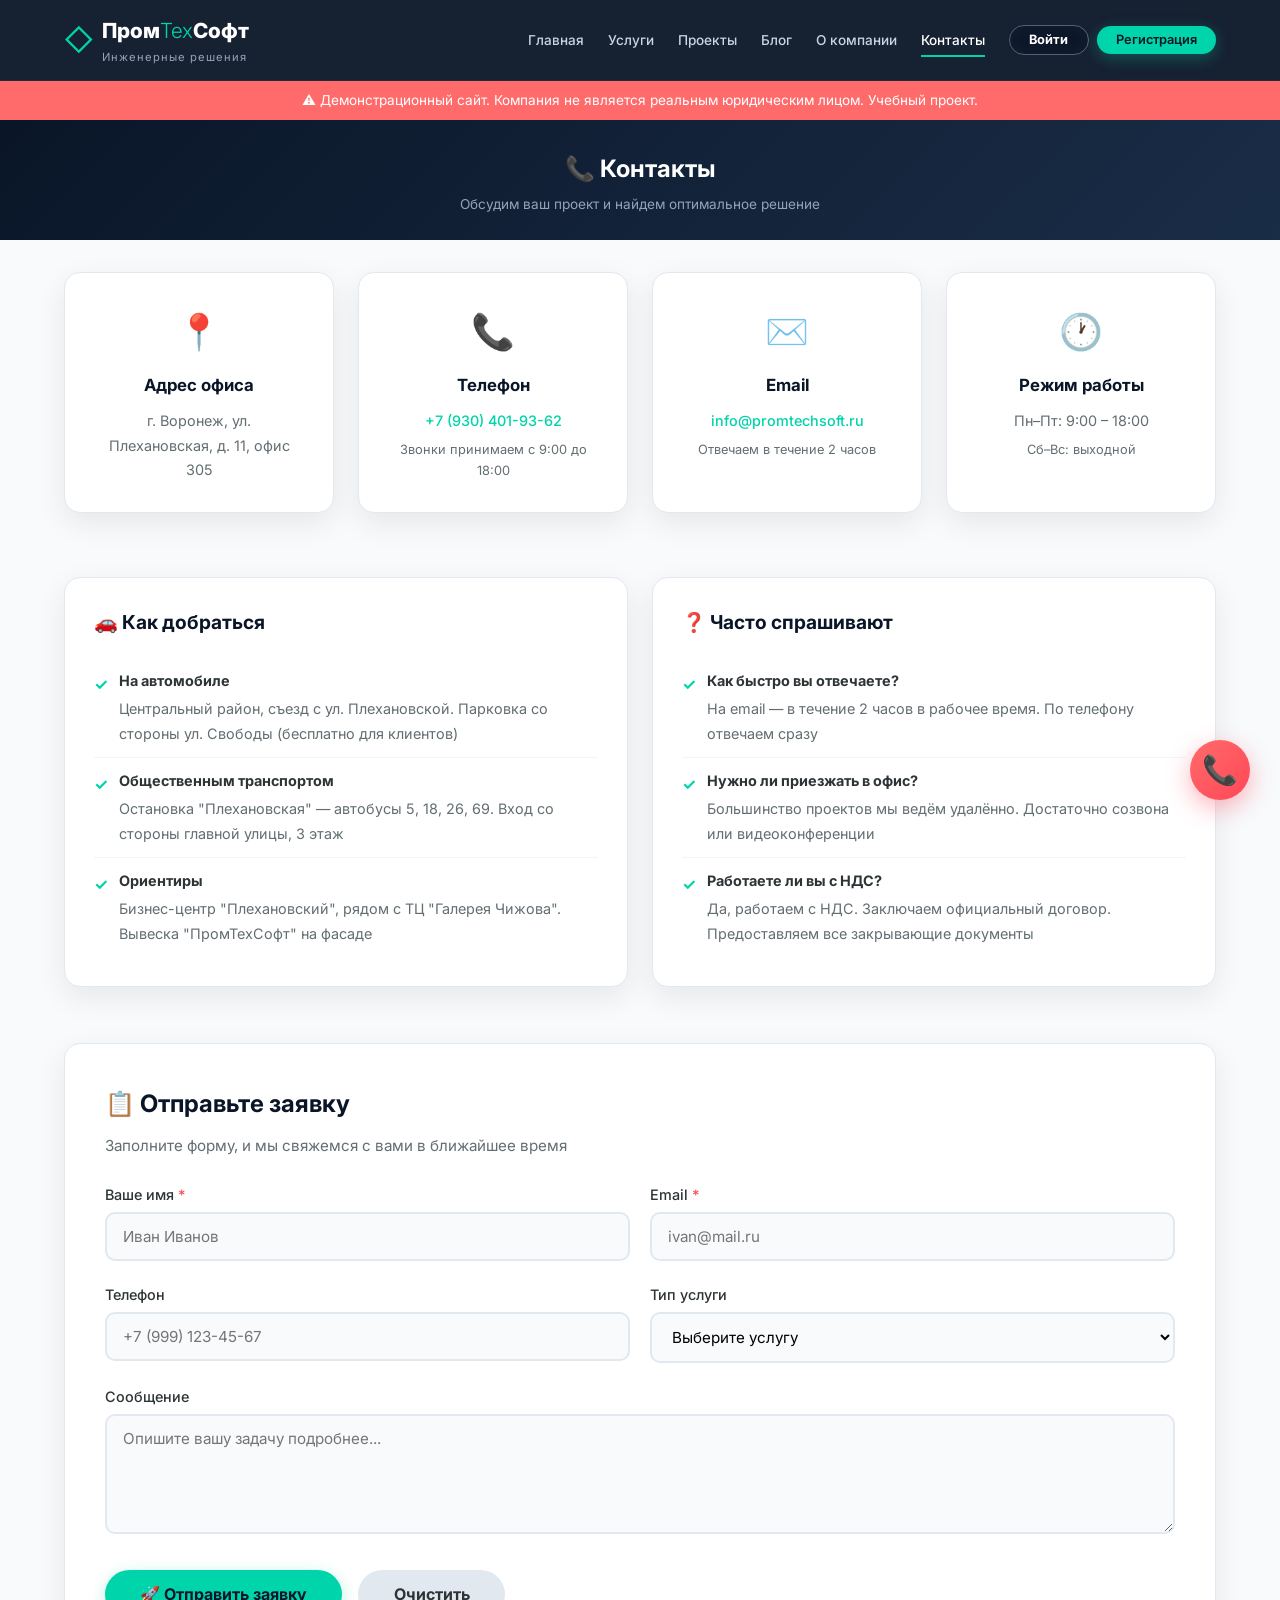
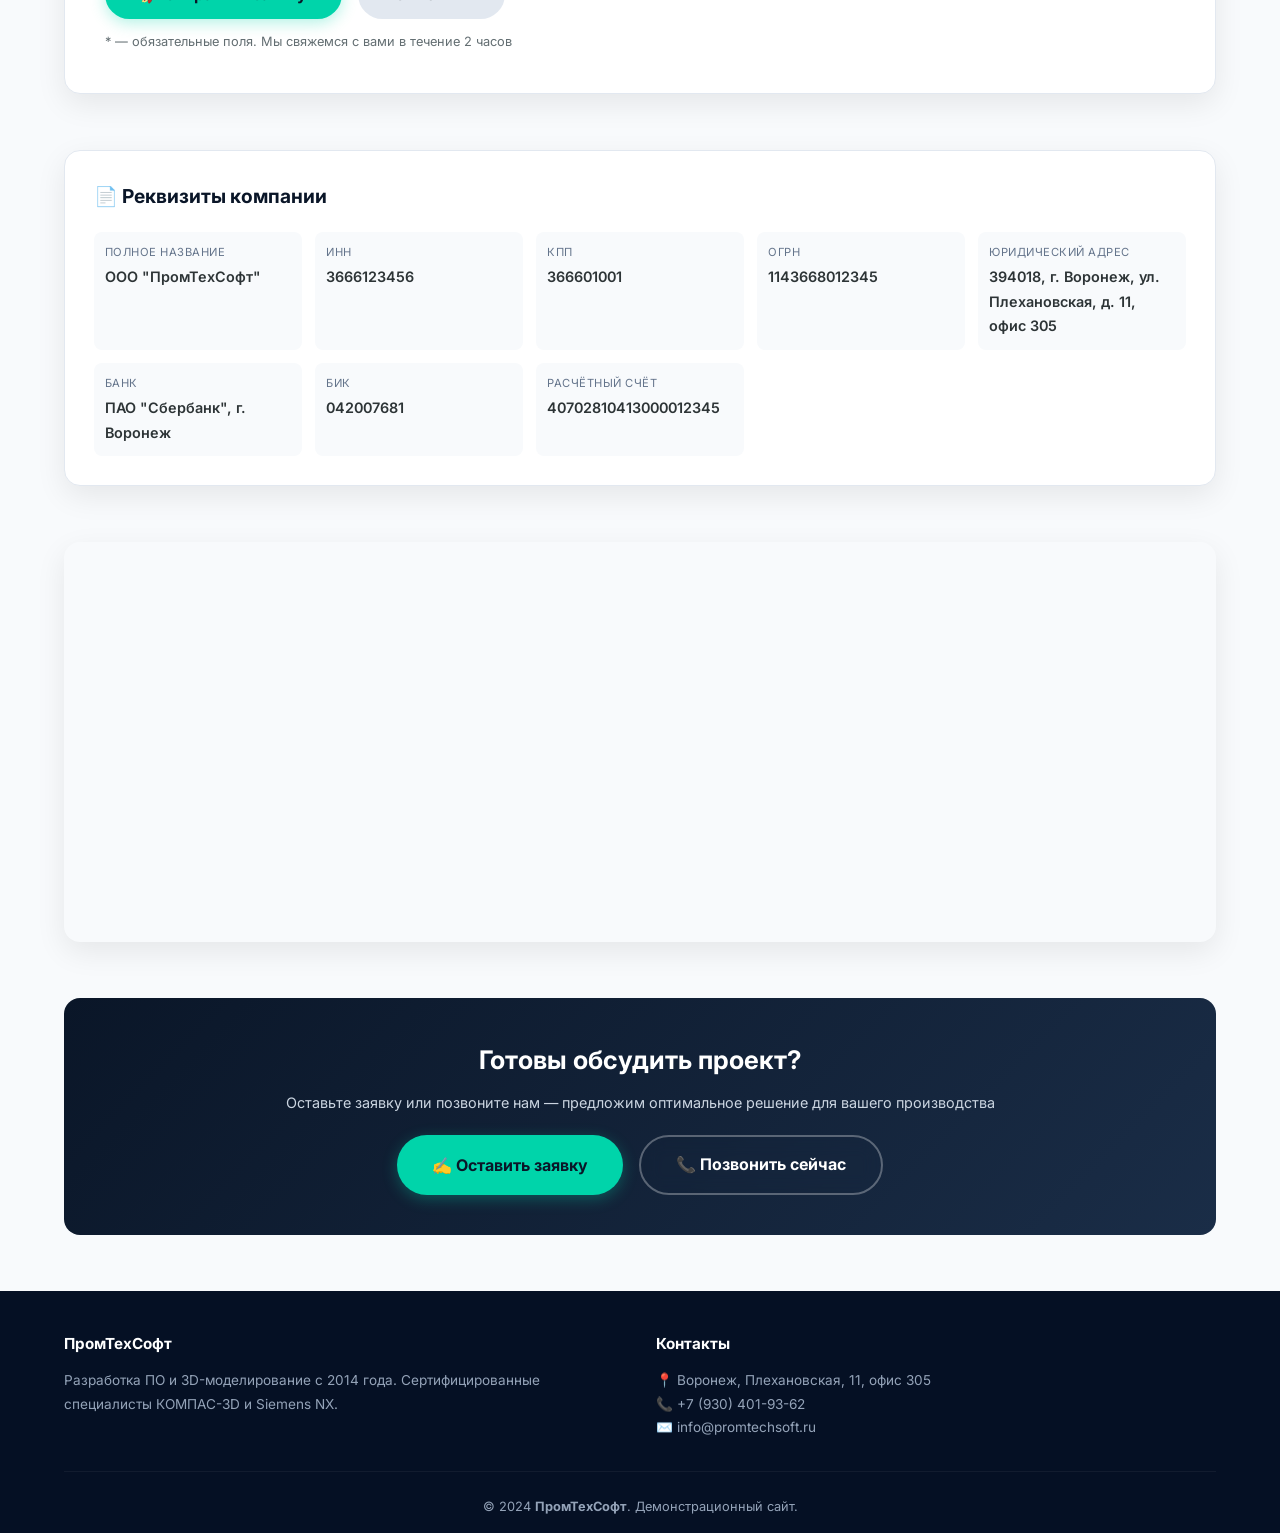
<file: frontend/static/contacts.html>
<!DOCTYPE html>
<html lang="ru">
<head>
    <meta charset="UTF-8">
    <meta name="viewport" content="width=device-width, initial-scale=1.0">
    <title>Контакты - ПромТехСофт | Свяжитесь с нами</title>
    <meta name="description" content="Свяжитесь с ПромТехСофт в Воронеже для заказа разработки ПО или 3D-моделирования. Адрес, телефон, email, режим работы.">
    <link rel="stylesheet" href="style.css">
    <link rel="stylesheet" href="animations.css">

    <link href="https://fonts.googleapis.com/css2?family=Inter:wght@300;400;500;600;700;800;900&display=swap" rel="stylesheet">

    <!-- Yandex.Metrika counter -->
    <script type="text/javascript">
        (function(m,e,t,r,i,k,a){
            m[i]=m[i]||function(){(m[i].a=m[i].a||[]).push(arguments)};
            m[i].l=1*new Date();
            for (var j = 0; j < document.scripts.length; j++) {if (document.scripts[j].src === r) { return; }}
            k=e.createElement(t),a=e.getElementsByTagName(t)[0],k.async=1,k.src=r,a.parentNode.insertBefore(k,a)
        })(window, document,'script','https://mc.yandex.ru/metrika/tag.js?id=110703368', 'ym');
        ym(110703368, 'init', {clickmap:true, trackLinks:true, accurateTrackBounce:true, webvisor:true});
    </script>
    <noscript><div><img src="https://mc.yandex.ru/watch/110703368" style="position:absolute; left:-9999px;" alt="" /></div></noscript>

    <style>
        * { margin: 0; padding: 0; box-sizing: border-box; }

        :root {
            --primary: #0a1628;
            --accent: #00d4aa;
            --accent-hover: #00f0c8;
            --white: #ffffff;
            --gray-50: #f8fafc;
            --gray-100: #f1f5f9;
            --gray-200: #e2e8f0;
            --gray-300: #cbd5e1;
            --gray-400: #94a3b8;
            --gray-500: #64748b;
            --text: #2d3436;
            --text-light: #636e72;
            --radius: 16px;
            --shadow: 0 10px 30px rgba(0,0,0,0.08);
            --shadow-hover: 0 20px 40px rgba(0,0,0,0.15);
            --transition: 0.3s cubic-bezier(0.4, 0, 0.2, 1);
        }

        body {
            font-family: 'Inter', -apple-system, sans-serif;
            line-height: 1.7;
            color: var(--text);
            background: var(--gray-50);
        }

        .container { max-width: 1200px; margin: 0 auto; padding: 0 24px; }

        .demo-banner {
            background: #ff6b6b;
            color: white;
            text-align: center;
            padding: 0.5rem;
            font-size: 0.85rem;
        }

        .header {
            background: rgba(10, 22, 40, 0.95);
            backdrop-filter: blur(20px);
            color: white;
            padding: 0.8rem 0;
            position: sticky;
            top: 0;
            z-index: 1000;
        }

        .navbar { display: flex; justify-content: space-between; align-items: center; }
        .logo { display: flex; align-items: center; gap: 0.5rem; text-decoration: none; color: white; }
        .logo-icon { font-size: 1.8rem; color: var(--accent); }
        .logo h1 { font-size: 1.3rem; font-weight: 800; }
        .logo h1 span { color: var(--accent); font-weight: 300; }
        .tagline { font-size: 0.7rem; color: var(--gray-400); letter-spacing: 1px; }

        .nav-menu { display: flex; list-style: none; gap: 1.5rem; align-items: center; }
        .nav-menu a { color: var(--gray-300); text-decoration: none; font-weight: 500; font-size: 0.85rem; padding: 0.4rem 0; border-bottom: 2px solid transparent; transition: var(--transition); }
        .nav-menu a:hover, .nav-menu a.active { color: white; border-bottom-color: var(--accent); }

        .burger { display: none; flex-direction: column; gap: 5px; background: none; border: none; cursor: pointer; padding: 5px; }
        .burger span { width: 25px; height: 2px; background: white; display: block; transition: var(--transition); }
        .burger.active span:nth-child(1) { transform: rotate(45deg) translate(5px, 5px); }
        .burger.active span:nth-child(2) { opacity: 0; }
        .burger.active span:nth-child(3) { transform: rotate(-45deg) translate(5px, -5px); }

        /* Кнопки авторизации */
        .auth-buttons { display: flex; gap: 0.5rem; align-items: center; }
        .auth-buttons .btn-sm { padding: 0.4rem 1.2rem; font-size: 0.8rem; border-radius: 50px; }
        .auth-buttons .btn-outline {
            border: 1px solid rgba(255,255,255,0.3);
            color: white;
            background: transparent;
            cursor: pointer;
            transition: var(--transition);
            font-family: inherit;
        }
        .auth-buttons .btn-outline:hover {
            background: rgba(255,255,255,0.1);
            border-color: white;
        }
        .auth-buttons .btn-primary {
            background: var(--accent);
            color: var(--primary);
            border: none;
            cursor: pointer;
            transition: var(--transition);
            font-family: inherit;
            font-weight: 600;
        }
        .auth-buttons .btn-primary:hover {
            background: var(--accent-hover);
            transform: translateY(-2px);
        }
        .auth-buttons .user-name {
            color: var(--accent);
            font-weight: 500;
            font-size: 0.85rem;
            margin-right: 0.5rem;
        }
        .auth-buttons .user-name-link {
            text-decoration: none;
            cursor: pointer;
            white-space: nowrap;
        }
        .auth-buttons .user-name-link:hover {
            color: var(--accent-hover);
            text-decoration: underline;
        }

        /* СУПЕР-КОМПАКТНЫЙ HERO */
        .page-header {
            background: linear-gradient(135deg, var(--primary), #1a2d47);
            color: white;
            padding: 1.8rem 0 1.5rem;
            text-align: center;
        }

        .page-header h1 {
            font-size: 1.5rem;
            font-weight: 700;
            margin-bottom: 0.2rem;
        }

        .page-header p {
            color: var(--gray-400);
            font-size: 0.85rem;
        }

        section { padding: 2rem 0; }

        /* Карточки контактов */
        .contact-cards {
            display: grid;
            grid-template-columns: repeat(auto-fit, minmax(250px, 1fr));
            gap: 1.5rem;
            margin-bottom: 2rem;
        }

        .contact-card {
            background: white;
            padding: 1.8rem;
            border-radius: var(--radius);
            text-align: center;
            box-shadow: var(--shadow);
            border: 1px solid var(--gray-200);
            transition: var(--transition);
        }

        .contact-card:hover { transform: translateY(-3px); box-shadow: var(--shadow-hover); }
        .contact-card-icon { font-size: 2.2rem; display: block; margin-bottom: 0.6rem; }
        .contact-card h3 { color: var(--primary); margin-bottom: 0.6rem; font-size: 1.05rem; }
        .contact-card p { color: var(--text-light); font-size: 0.9rem; }
        .contact-card a { color: var(--accent); text-decoration: none; font-weight: 500; transition: var(--transition); }
        .contact-card a:hover { color: var(--accent-hover); }

        /* Дополнительная информация */
        .info-grid {
            display: grid;
            grid-template-columns: 1fr 1fr;
            gap: 1.5rem;
            margin-bottom: 1.5rem;
        }

        .info-card {
            background: white;
            padding: 1.8rem;
            border-radius: var(--radius);
            box-shadow: var(--shadow);
            border: 1px solid var(--gray-200);
        }

        .info-card h3 {
            color: var(--primary);
            margin-bottom: 1.2rem;
            font-size: 1.2rem;
            display: flex;
            align-items: center;
            gap: 0.5rem;
        }

        .info-list {
            list-style: none;
        }

        .info-list li {
            padding: 0.7rem 0;
            border-bottom: 1px solid var(--gray-100);
            color: var(--text-light);
            font-size: 0.9rem;
            display: flex;
            align-items: flex-start;
            gap: 0.7rem;
        }

        .info-list li:last-child {
            border-bottom: none;
        }

        .info-list li::before {
            content: '✓';
            color: var(--accent);
            font-weight: 700;
            font-size: 1rem;
            flex-shrink: 0;
            margin-top: 2px;
        }

        .info-list strong {
            color: var(--text);
            display: block;
            margin-bottom: 0.2rem;
        }

        /* Блок с реквизитами */
        .requisites {
            background: white;
            padding: 1.8rem;
            border-radius: var(--radius);
            box-shadow: var(--shadow);
            border: 1px solid var(--gray-200);
            margin-bottom: 1.5rem;
        }

        .requisites h3 {
            color: var(--primary);
            margin-bottom: 1.2rem;
            font-size: 1.2rem;
            display: flex;
            align-items: center;
            gap: 0.5rem;
        }

        .requisites-grid {
            display: grid;
            grid-template-columns: repeat(auto-fit, minmax(200px, 1fr));
            gap: 0.8rem;
        }

        .requisite-item {
            padding: 0.7rem;
            background: var(--gray-50);
            border-radius: 8px;
        }

        .requisite-label {
            font-size: 0.7rem;
            color: var(--gray-500);
            text-transform: uppercase;
            letter-spacing: 0.5px;
            margin-bottom: 0.2rem;
        }

        .requisite-value {
            font-weight: 600;
            color: var(--text);
            font-size: 0.9rem;
        }

        .map-wrapper { border-radius: var(--radius); overflow: hidden; box-shadow: var(--shadow); margin-bottom: 1.5rem; }
        #yandexMap { width: 100%; height: 400px; }

        /* Форма заявки */
        .form-section {
            background: white;
            padding: 2.5rem;
            border-radius: var(--radius);
            box-shadow: var(--shadow);
            border: 1px solid var(--gray-200);
            margin-bottom: 1.5rem;
        }

        .form-section h2 {
            font-size: 1.5rem;
            color: var(--primary);
            margin-bottom: 0.5rem;
        }

        .form-section .subtitle {
            color: var(--text-light);
            margin-bottom: 1.5rem;
            font-size: 0.95rem;
        }

        .form-grid {
            display: grid;
            grid-template-columns: 1fr 1fr;
            gap: 1.2rem;
        }

        .form-grid .full-width { grid-column: 1 / -1; }

        .form-group { margin-bottom: 0.2rem; }
        .form-group label {
            display: block;
            font-weight: 500;
            margin-bottom: 0.3rem;
            color: var(--text);
            font-size: 0.9rem;
        }
        .form-group label .required { color: #ff4757; }

        .form-group input,
        .form-group textarea,
        .form-group select {
            width: 100%;
            padding: 0.8rem 1rem;
            border: 2px solid var(--gray-200);
            border-radius: 10px;
            font-size: 0.95rem;
            transition: 0.3s;
            font-family: inherit;
            background: var(--gray-50);
        }
        .form-group input:focus,
        .form-group textarea:focus,
        .form-group select:focus {
            outline: none;
            border-color: var(--accent);
            background: white;
            box-shadow: 0 0 0 4px rgba(0, 212, 170, 0.1);
        }
        .form-group textarea { resize: vertical; min-height: 120px; }

        .form-row {
            display: flex;
            gap: 1.5rem;
            flex-wrap: wrap;
        }

        .form-row .form-group { flex: 1; min-width: 200px; }

        .btn {
            display: inline-flex;
            align-items: center;
            gap: 0.5rem;
            padding: 0.9rem 2.2rem;
            border-radius: 50px;
            text-decoration: none;
            font-weight: 700;
            font-size: 1rem;
            border: none;
            cursor: pointer;
            transition: var(--transition);
            font-family: inherit;
        }

        .btn-primary {
            background: var(--accent);
            color: var(--primary);
            box-shadow: 0 4px 15px rgba(0, 212, 170, 0.3);
        }
        .btn-primary:hover {
            background: var(--accent-hover);
            transform: translateY(-2px);
            box-shadow: 0 8px 25px rgba(0, 212, 170, 0.4);
        }

        .btn-secondary {
            background: var(--gray-200);
            color: var(--text);
        }
        .btn-secondary:hover {
            background: var(--gray-300);
            transform: translateY(-2px);
        }

        .btn-outline {
            border: 2px solid rgba(255,255,255,0.3);
            color: white;
            background: transparent;
        }
        .btn-outline:hover {
            background: rgba(255,255,255,0.1);
            border-color: white;
        }

        .form-actions {
            display: flex;
            gap: 1rem;
            margin-top: 1.5rem;
            flex-wrap: wrap;
        }

        .cta-section {
            background: linear-gradient(135deg, var(--primary), #1a2d47);
            padding: 2.5rem 0;
            text-align: center;
            border-radius: var(--radius);
            margin-bottom: 1.5rem;
            color: white;
        }
        .cta-section h2 { font-size: 1.6rem; margin-bottom: 0.6rem; }
        .cta-section p { color: var(--gray-300); margin-bottom: 1.2rem; font-size: 0.9rem; }
        .cta-buttons { display: flex; gap: 1rem; justify-content: center; flex-wrap: wrap; }

        /* Плавающее окно "Срочный звонок" */
        .urgent-call {
            position: fixed;
            bottom: 100px;
            right: 30px;
            z-index: 998;
            display: flex;
            flex-direction: column;
            align-items: flex-end;
            gap: 0.8rem;
        }

        .urgent-call-btn {
            width: 60px;
            height: 60px;
            border-radius: 50%;
            background: linear-gradient(135deg, #ff6b6b, #ff4757);
            border: none;
            cursor: pointer;
            font-size: 1.8rem;
            display: flex;
            align-items: center;
            justify-content: center;
            box-shadow: 0 8px 25px rgba(255, 71, 87, 0.4);
            transition: all 0.3s ease;
            animation: urgentPulse 2s infinite;
        }

        .urgent-call-btn:hover {
            transform: scale(1.1);
            animation: none;
            box-shadow: 0 12px 35px rgba(255, 71, 87, 0.6);
        }

        @keyframes urgentPulse {
            0% { box-shadow: 0 0 0 0 rgba(255, 71, 87, 0.7); }
            70% { box-shadow: 0 0 0 20px rgba(255, 71, 87, 0); }
            100% { box-shadow: 0 0 0 0 rgba(255, 71, 87, 0); }
        }

        .urgent-call-tooltip {
            background: white;
            padding: 1rem 1.3rem;
            border-radius: 12px;
            box-shadow: 0 15px 40px rgba(0,0,0,0.2);
            text-align: center;
            min-width: 200px;
            animation: tooltipIn 0.4s ease-out;
            display: none;
            position: relative;
        }

        .urgent-call-tooltip.show { display: block; }

        @keyframes tooltipIn {
            0% { opacity: 0; transform: translateY(10px) scale(0.9); }
            100% { opacity: 1; transform: translateY(0) scale(1); }
        }

        .urgent-call-tooltip .tooltip-title {
            font-size: 0.85rem;
            color: var(--text-light);
            margin-bottom: 0.4rem;
        }

        .urgent-call-tooltip .tooltip-phone {
            font-size: 1.2rem;
            font-weight: 800;
            color: #ff4757;
            text-decoration: none;
            display: block;
            margin-bottom: 0.2rem;
            transition: var(--transition);
        }

        .urgent-call-tooltip .tooltip-phone:hover { color: #ff2d3b; }
        .urgent-call-tooltip .tooltip-note { font-size: 0.7rem; color: var(--gray-500); }
        .urgent-call-tooltip .tooltip-close {
            position: absolute;
            top: 6px;
            right: 8px;
            background: none;
            border: none;
            font-size: 1.1rem;
            cursor: pointer;
            color: var(--gray-400);
            transition: var(--transition);
            line-height: 1;
        }
        .urgent-call-tooltip .tooltip-close:hover { color: var(--text); }

        /* Уведомления */
        .notification-toast {
            position: fixed;
            bottom: 100px;
            left: 50%;
            transform: translateX(-50%);
            padding: 1rem 2rem;
            border-radius: 12px;
            background: var(--accent);
            color: white;
            font-weight: 500;
            box-shadow: 0 10px 30px rgba(0,0,0,0.2);
            z-index: 9999;
            animation: slideInDown 0.3s ease;
            max-width: 500px;
            text-align: center;
        }
        .notification-toast.error { background: #ff4757; }

        @keyframes slideInDown {
            from { transform: translateX(-50%) translateY(-20px); opacity: 0; }
            to { transform: translateX(-50%) translateY(0); opacity: 1; }
        }

        /* Футер */
        .footer { background: #051024; color: var(--gray-400); padding: 2.5rem 0 1rem; }
        .footer-grid { display: grid; grid-template-columns: repeat(auto-fit, minmax(200px, 1fr)); gap: 2rem; margin-bottom: 2rem; }
        .footer-col h4 { color: white; margin-bottom: 0.8rem; font-size: 0.95rem; }
        .footer-col p { font-size: 0.85rem; }
        .footer-bottom { text-align: center; padding-top: 1.5rem; border-top: 1px solid rgba(255,255,255,0.05); font-size: 0.8rem; }

        .scroll-top {
            position: fixed; bottom: 30px; right: 30px;
            width: 50px; height: 50px;
            background: var(--accent); color: var(--primary);
            border: none; border-radius: 50%;
            font-size: 1.5rem; cursor: pointer;
            opacity: 0; pointer-events: none;
            transition: var(--transition); z-index: 997;
            display: flex; align-items: center; justify-content: center;
            font-weight: 700;
        }
        .scroll-top.visible { opacity: 1; pointer-events: all; }

        /* Модальные окна */
        .modal-overlay {
            position: fixed;
            top: 0;
            left: 0;
            width: 100%;
            height: 100%;
            background: rgba(10, 22, 40, 0.9);
            backdrop-filter: blur(15px);
            z-index: 2000;
            display: none;
            align-items: center;
            justify-content: center;
            padding: 20px;
        }
        .modal-overlay.active { display: flex; }

        .modal {
            background: white;
            border-radius: 24px;
            max-width: 440px;
            width: 100%;
            max-height: 90vh;
            overflow: hidden;
            box-shadow: 0 30px 60px rgba(0,0,0,0.3);
            transform: scale(0.9);
            transition: transform 0.3s ease;
        }
        .modal-overlay.active .modal { transform: scale(1); }

        .modal-header {
            display: flex;
            justify-content: space-between;
            align-items: center;
            padding: 1.5rem;
            border-bottom: 1px solid var(--gray-200);
        }
        .modal-header h3 { margin: 0; color: var(--primary); }

        .modal-close {
            width: 32px;
            height: 32px;
            border-radius: 50%;
            border: none;
            background: var(--gray-100);
            font-size: 1.2rem;
            cursor: pointer;
            transition: 0.3s;
            display: flex;
            align-items: center;
            justify-content: center;
        }
        .modal-close:hover { background: #ff4757; color: white; }

        .modal-body { padding: 1.5rem; }

        .form-group-modal { margin-bottom: 1rem; }
        .form-group-modal label {
            display: block;
            font-weight: 500;
            margin-bottom: 0.3rem;
            color: var(--text);
            font-size: 0.9rem;
        }
        .form-group-modal input {
            width: 100%;
            padding: 0.8rem 1rem;
            border: 2px solid var(--gray-200);
            border-radius: 10px;
            font-size: 0.95rem;
            transition: 0.3s;
            font-family: inherit;
        }
        .form-group-modal input:focus {
            outline: none;
            border-color: var(--accent);
        }

        @media (max-width: 768px) {
            .burger { display: flex; }
            .nav-menu {
                display: none;
                position: fixed;
                top: 60px;
                left: 0;
                right: 0;
                background: var(--primary);
                flex-direction: column;
                padding: 2rem;
                text-align: center;
                gap: 1rem;
                z-index: 1000;
            }
            .nav-menu.active { display: flex; }
            .nav-menu .auth-buttons { flex-direction: column; width: 100%; }
            .nav-menu .auth-buttons .btn-sm { width: 100%; justify-content: center; }

            .page-header { padding: 1.5rem 0 1.2rem; }
            .page-header h1 { font-size: 1.3rem; }
            .page-header p { font-size: 0.8rem; }
            .contact-cards { grid-template-columns: repeat(2, 1fr); }
            .info-grid { grid-template-columns: 1fr; }
            .requisites-grid { grid-template-columns: repeat(2, 1fr); }
            .form-grid { grid-template-columns: 1fr; }
            .form-grid .full-width { grid-column: 1; }

            .auth-buttons .user-name { display: inline; }
            .urgent-call { bottom: 90px; right: 20px; }
            .urgent-call-btn { width: 55px; height: 55px; font-size: 1.5rem; }
            .cta-section h2 { font-size: 1.4rem; }
            .cta-section { padding: 2rem 0; }
            .form-section { padding: 1.5rem; }
        }

        @media (max-width: 480px) {
            .contact-cards { grid-template-columns: 1fr; }
            .requisites-grid { grid-template-columns: 1fr; }
            .urgent-call { bottom: 80px; right: 15px; }
            .cta-buttons { flex-direction: column; align-items: center; }
            .form-actions { flex-direction: column; }
            .form-actions .btn { width: 100%; justify-content: center; }
        }
    </style>
</head>
<body>
<header class="header" id="header">
    <div class="container">
        <nav class="navbar">
            <a href="index.html" class="logo">
                <span class="logo-icon">◇</span>
                <div>
                    <h1>Пром<span>Тех</span>Софт</h1>
                    <p class="tagline">Инженерные решения</p>
                </div>
            </a>
            <ul class="nav-menu" id="navMenu">
                <li><a href="index.html">Главная</a></li>
                <li><a href="services.html">Услуги</a></li>
                <li><a href="projects.html">Проекты</a></li>
                <li><a href="blog.html">Блог</a></li>
                <li><a href="about.html">О компании</a></li>
                <li><a href="contacts.html" class="active">Контакты</a></li>
                <li>
                    <div class="auth-buttons" id="authButtons">
                        <button class="btn btn-sm btn-outline" onclick="openLoginModal()">Войти</button>
                        <button class="btn btn-sm btn-primary" onclick="openRegisterModal()">Регистрация</button>
                    </div>
                </li>
            </ul>
            <button class="burger" id="burger" aria-label="Меню">
                <span></span><span></span><span></span>
            </button>
        </nav>
    </div>
</header>

<main>
    <div class="demo-banner">
        ⚠️ Демонстрационный сайт. Компания не является реальным юридическим лицом. Учебный проект.
    </div>

    <!-- СУПЕР-КОМПАКТНЫЙ ЗАГОЛОВОК -->
    <div class="page-header">
        <div class="container">
            <h1>📞 Контакты</h1>
            <p>Обсудим ваш проект и найдем оптимальное решение</p>
        </div>
    </div>

    <!-- Основные контакты -->
    <section>
        <div class="container">
            <div class="contact-cards">
                <div class="contact-card">
                    <span class="contact-card-icon">📍</span>
                    <h3>Адрес офиса</h3>
                    <p>г. Воронеж, ул. Плехановская, д. 11, офис 305</p>
                </div>
                <div class="contact-card">
                    <span class="contact-card-icon">📞</span>
                    <h3>Телефон</h3>
                    <p><a href="tel:+79304019362">+7 (930) 401-93-62</a></p>
                    <p style="font-size:0.8rem; margin-top:0.3rem;">Звонки принимаем с 9:00 до 18:00</p>
                </div>
                <div class="contact-card">
                    <span class="contact-card-icon">✉️</span>
                    <h3>Email</h3>
                    <p><a href="mailto:info@promtechsoft.ru">info@promtechsoft.ru</a></p>
                    <p style="font-size:0.8rem; margin-top:0.3rem;">Отвечаем в течение 2 часов</p>
                </div>
                <div class="contact-card">
                    <span class="contact-card-icon">🕐</span>
                    <h3>Режим работы</h3>
                    <p>Пн–Пт: 9:00 – 18:00</p>
                    <p style="font-size:0.8rem; margin-top:0.3rem;">Сб–Вс: выходной</p>
                </div>
            </div>
        </div>
    </section>

    <!-- Дополнительная информация -->
    <section style="padding-top: 0;">
        <div class="container">
            <div class="info-grid">
                <div class="info-card">
                    <h3>🚗 Как добраться</h3>
                    <ul class="info-list">
                        <li>
                            <div>
                                <strong>На автомобиле</strong>
                                Центральный район, съезд с ул. Плехановской. Парковка со стороны ул. Свободы (бесплатно для клиентов)
                            </div>
                        </li>
                        <li>
                            <div>
                                <strong>Общественным транспортом</strong>
                                Остановка "Плехановская" — автобусы 5, 18, 26, 69. Вход со стороны главной улицы, 3 этаж
                            </div>
                        </li>
                        <li>
                            <div>
                                <strong>Ориентиры</strong>
                                Бизнес-центр "Плехановский", рядом с ТЦ "Галерея Чижова". Вывеска "ПромТехСофт" на фасаде
                            </div>
                        </li>
                    </ul>
                </div>

                <div class="info-card">
                    <h3>❓ Часто спрашивают</h3>
                    <ul class="info-list">
                        <li>
                            <div>
                                <strong>Как быстро вы отвечаете?</strong>
                                На email — в течение 2 часов в рабочее время. По телефону отвечаем сразу
                            </div>
                        </li>
                        <li>
                            <div>
                                <strong>Нужно ли приезжать в офис?</strong>
                                Большинство проектов мы ведём удалённо. Достаточно созвона или видеоконференции
                            </div>
                        </li>
                        <li>
                            <div>
                                <strong>Работаете ли вы с НДС?</strong>
                                Да, работаем с НДС. Заключаем официальный договор. Предоставляем все закрывающие документы
                            </div>
                        </li>
                    </ul>
                </div>
            </div>
        </div>
    </section>

    <!-- ФОРМА ЗАЯВКИ -->
    <section style="padding-top: 0;">
        <div class="container">
            <div class="form-section">
                <h2>📋 Отправьте заявку</h2>
                <p class="subtitle">Заполните форму, и мы свяжемся с вами в ближайшее время</p>

                <form id="contactForm" onsubmit="handleContactFormSubmit(event)">
                    <div class="form-grid">
                        <div class="form-group">
                            <label>Ваше имя <span class="required">*</span></label>
                            <input type="text" id="contactName" placeholder="Иван Иванов" required>
                        </div>
                        <div class="form-group">
                            <label>Email <span class="required">*</span></label>
                            <input type="email" id="contactEmail" placeholder="ivan@mail.ru" required>
                        </div>
                        <div class="form-group">
                            <label>Телефон</label>
                            <input type="tel" id="contactPhone" placeholder="+7 (999) 123-45-67">
                        </div>
                        <div class="form-group">
                            <label>Тип услуги</label>
                            <select id="contactServiceType">
                                <option value="">Выберите услугу</option>
                                <option value="automation">Автоматизация производств</option>
                                <option value="modeling">3D-моделирование в КОМПАС-3D</option>
                                <option value="siemens">Проектирование в Siemens NX</option>
                                <option value="software">Разработка ПО на заказ</option>
                            </select>
                        </div>
                        <div class="form-group full-width">
                            <label>Сообщение</label>
                            <textarea id="contactMessage" placeholder="Опишите вашу задачу подробнее..."></textarea>
                        </div>
                    </div>
                    <div class="form-actions">
                        <button type="submit" class="btn btn-primary">🚀 Отправить заявку</button>
                        <button type="reset" class="btn btn-secondary">Очистить</button>
                    </div>
                    <p style="font-size: 0.8rem; color: var(--text-light); margin-top: 0.8rem;">
                        * — обязательные поля. Мы свяжемся с вами в течение 2 часов
                    </p>
                </form>
            </div>
        </div>
    </section>

    <!-- Реквизиты -->
    <section style="padding-top: 0;">
        <div class="container">
            <div class="requisites">
                <h3>📄 Реквизиты компании</h3>
                <div class="requisites-grid">
                    <div class="requisite-item">
                        <div class="requisite-label">Полное название</div>
                        <div class="requisite-value">ООО "ПромТехСофт"</div>
                    </div>
                    <div class="requisite-item">
                        <div class="requisite-label">ИНН</div>
                        <div class="requisite-value">3666123456</div>
                    </div>
                    <div class="requisite-item">
                        <div class="requisite-label">КПП</div>
                        <div class="requisite-value">366601001</div>
                    </div>
                    <div class="requisite-item">
                        <div class="requisite-label">ОГРН</div>
                        <div class="requisite-value">1143668012345</div>
                    </div>
                    <div class="requisite-item">
                        <div class="requisite-label">Юридический адрес</div>
                        <div class="requisite-value">394018, г. Воронеж, ул. Плехановская, д. 11, офис 305</div>
                    </div>
                    <div class="requisite-item">
                        <div class="requisite-label">Банк</div>
                        <div class="requisite-value">ПАО "Сбербанк", г. Воронеж</div>
                    </div>
                    <div class="requisite-item">
                        <div class="requisite-label">БИК</div>
                        <div class="requisite-value">042007681</div>
                    </div>
                    <div class="requisite-item">
                        <div class="requisite-label">Расчётный счёт</div>
                        <div class="requisite-value">40702810413000012345</div>
                    </div>
                </div>
            </div>
        </div>
    </section>

    <!-- Карта -->
    <section style="padding-top: 0;">
        <div class="container">
            <div class="map-wrapper">
                <div id="yandexMap"></div>
            </div>
        </div>
    </section>

    <!-- CTA -->
    <section style="padding-top: 0;">
        <div class="container">
            <div class="cta-section">
                <h2>Готовы обсудить проект?</h2>
                <p>Оставьте заявку или позвоните нам — предложим оптимальное решение для вашего производства</p>
                <div class="cta-buttons">
                    <button class="btn btn-primary" onclick="openApplicationModal()">
                        ✍️ Оставить заявку
                    </button>
                    <a href="tel:+79304019362" class="btn btn-outline">
                        📞 Позвонить сейчас
                    </a>
                </div>
            </div>
        </div>
    </section>
</main>

<!-- ПЛАВАЮЩЕЕ ОКНО "СРОЧНЫЙ ЗВОНОК" -->
<div class="urgent-call" id="urgentCall">
    <div class="urgent-call-tooltip" id="urgentTooltip">
        <button class="tooltip-close" onclick="closeUrgentTooltip()">✕</button>
        <div class="tooltip-title">⚠️ Срочный вопрос?</div>
        <a href="tel:+79304019362" class="tooltip-phone">+7 (930) 401-93-62</a>
        <div class="tooltip-note">Звоните, мы на связи!</div>
    </div>
    <button class="urgent-call-btn" onclick="toggleUrgentTooltip()" aria-label="Срочный звонок">
        📞
    </button>
</div>

<footer class="footer">
    <div class="container">
        <div class="footer-grid">
            <div class="footer-col">
                <h4>ПромТехСофт</h4>
                <p>Разработка ПО и 3D-моделирование с 2014 года. Сертифицированные специалисты КОМПАС-3D и Siemens NX.</p>
            </div>
            <div class="footer-col">
                <h4>Контакты</h4>
                <p>📍 Воронеж, Плехановская, 11, офис 305</p>
                <p>📞 +7 (930) 401-93-62</p>
                <p>✉️ info@promtechsoft.ru</p>
            </div>
        </div>
        <div class="footer-bottom">
            <p>© 2024 <strong>ПромТехСофт</strong>. Демонстрационный сайт.</p>
        </div>
    </div>
</footer>

<button class="scroll-top" id="scrollTop" aria-label="Наверх">↑</button>

<!-- ===== МОДАЛЬНОЕ ОКНО ВХОДА ===== -->
<div class="modal-overlay" id="loginModal">
    <div class="modal">
        <div class="modal-header">
            <h3>🔐 Вход</h3>
            <button class="modal-close" onclick="closeModal('loginModal')">✕</button>
        </div>
        <div class="modal-body">
            <form id="loginForm" onsubmit="handleLogin(event)">
                <div class="form-group-modal">
                    <label>Имя пользователя</label>
                    <input type="text" id="loginUsername" placeholder="Введите имя пользователя" required>
                </div>
                <div class="form-group-modal">
                    <label>Пароль</label>
                    <input type="password" id="loginPassword" placeholder="Введите пароль" required>
                </div>
                <button type="submit" class="btn btn-primary" style="width:100%; justify-content:center;">Войти</button>
                <div style="text-align: center; margin-top: 1rem; font-size: 0.85rem; color: var(--text-light);">
                    Нет аккаунта? <a href="#" onclick="event.preventDefault(); closeModal('loginModal'); openRegisterModal();" style="color: var(--accent); text-decoration: none; font-weight: 600;">Зарегистрируйтесь</a>
                </div>
            </form>
        </div>
    </div>
</div>

<!-- ===== МОДАЛЬНОЕ ОКНО РЕГИСТРАЦИИ ===== -->
<div class="modal-overlay" id="registerModal">
    <div class="modal">
        <div class="modal-header">
            <h3>📝 Регистрация</h3>
            <button class="modal-close" onclick="closeModal('registerModal')">✕</button>
        </div>
        <div class="modal-body">
            <form id="registerForm" onsubmit="handleRegister(event)">
                <div class="form-group-modal">
                    <label>Имя пользователя *</label>
                    <input type="text" id="regUsername" placeholder="От 3 до 50 символов" required minlength="3" maxlength="50">
                </div>
                <div class="form-group-modal">
                    <label>Email *</label>
                    <input type="email" id="regEmail" placeholder="example@mail.com" required>
                </div>
                <div class="form-group-modal">
                    <label>Имя</label>
                    <input type="text" id="regFirstName" placeholder="Ваше имя">
                </div>
                <div class="form-group-modal">
                    <label>Фамилия</label>
                    <input type="text" id="regLastName" placeholder="Ваша фамилия">
                </div>
                <div class="form-group-modal">
                    <label>Пароль *</label>
                    <input type="password" id="regPassword" placeholder="Минимум 6 символов" required minlength="6">
                </div>
                <button type="submit" class="btn btn-primary" style="width:100%; justify-content:center;">Зарегистрироваться</button>
                <div style="text-align: center; margin-top: 1rem; font-size: 0.85rem; color: var(--text-light);">
                    Уже есть аккаунт? <a href="#" onclick="event.preventDefault(); closeModal('registerModal'); openLoginModal();" style="color: var(--accent); text-decoration: none; font-weight: 600;">Войдите</a>
                </div>
            </form>
        </div>
    </div>
</div>

<!-- ===== МОДАЛЬНОЕ ОКНО ЗАЯВКИ ===== -->
<div class="modal-overlay" id="applicationModal">
    <div class="modal">
        <div class="modal-header">
            <h3>📋 Оставить заявку</h3>
            <button class="modal-close" onclick="closeModal('applicationModal')">✕</button>
        </div>
        <div class="modal-body">
            <form id="applicationForm" onsubmit="handleApplicationSubmit(event)">
                <div class="form-group-modal">
                    <label>Ваше имя *</label>
                    <input type="text" id="appName" placeholder="Иван Иванов" required>
                </div>
                <div class="form-group-modal">
                    <label>Email *</label>
                    <input type="email" id="appEmail" placeholder="ivan@mail.ru" required>
                </div>
                <div class="form-group-modal">
                    <label>Телефон</label>
                    <input type="tel" id="appPhone" placeholder="+7 (999) 123-45-67">
                </div>
                <div class="form-group-modal">
                    <label>Тип услуги</label>
                    <select id="appServiceType" style="width:100%; padding:0.8rem 1rem; border:2px solid var(--gray-200); border-radius:10px; font-family:inherit; font-size:0.95rem;">
                        <option value="">Выберите услугу</option>
                        <option value="automation">Автоматизация производств</option>
                        <option value="modeling">3D-моделирование в КОМПАС-3D</option>
                        <option value="siemens">Проектирование в Siemens NX</option>
                        <option value="software">Разработка ПО на заказ</option>
                    </select>
                </div>
                <div class="form-group-modal">
                    <label>Сообщение</label>
                    <textarea id="appMessage" style="width:100%; padding:0.8rem 1rem; border:2px solid var(--gray-200); border-radius:10px; font-family:inherit; font-size:0.95rem; resize:vertical; min-height:100px;" placeholder="Опишите вашу задачу..."></textarea>
                </div>
                <button type="submit" class="btn btn-primary" style="width:100%; justify-content:center;">Отправить заявку</button>
            </form>
        </div>
    </div>
</div>

<script src="https://api-maps.yandex.ru/2.1/?apikey=ef835738-e8f3-4b3b-853a-b0b6c0dcfc47&lang=ru_RU" type="text/javascript"></script>

<script>
    // ===== API БАЗОВЫЙ URL =====
    const API_URL = window.location.hostname === 'localhost' || window.location.hostname === '127.0.0.1'
        ? 'http://localhost:8080/api/v1'
        : '/api/v1';

    // ===== КАРТА =====
    function initMap() {
        var myMap = new ymaps.Map("yandexMap", {
            center: [51.660781, 39.200296],
            zoom: 16,
            controls: ['zoomControl', 'fullscreenControl']
        });

        var myPlacemark = new ymaps.Placemark(
            [51.660781, 39.200296],
            {
                hintContent: 'ПромТехСофт',
                balloonContent: '<div style="padding:10px;"><strong>ПромТехСофт</strong><br>📍 Воронеж, Плехановская, 11, офис 305<br>📞 +7 (930) 401-93-62</div>'
            },
            {
                iconLayout: 'default#image',
                iconImageHref: 'data:image/svg+xml;base64,' + btoa('<svg xmlns="http://www.w3.org/2000/svg" width="40" height="50"><path d="M20 0C8.95 0 0 8.95 0 20c0 15 20 30 20 30s20-15 20-30C40 8.95 31.05 0 20 0z" fill="#00d4aa" stroke="#0a1628" stroke-width="2"/><circle cx="20" cy="20" r="8" fill="white"/></svg>'),
                iconImageSize: [40, 50],
                iconImageOffset: [-20, -50]
            }
        );

        myMap.geoObjects.add(myPlacemark);
    }

    ymaps.ready(initMap);

    // ===== ОТПРАВКА ЗАЯВКИ ИЗ ФОРМЫ НА СТРАНИЦЕ =====
    async function handleContactFormSubmit(event) {
        event.preventDefault();

        const name = document.getElementById('contactName').value.trim();
        const email = document.getElementById('contactEmail').value.trim();
        const phone = document.getElementById('contactPhone').value.trim();
        const serviceType = document.getElementById('contactServiceType').value;
        const message = document.getElementById('contactMessage').value.trim();

        if (!name || !email) {
            showNotification('❌ Заполните имя и email', 'error');
            return;
        }

        try {
            const response = await fetch(`${API_URL}/applications`, {
                method: 'POST',
                headers: { 'Content-Type': 'application/json' },
                body: JSON.stringify({ name, email, phone, message, serviceType })
            });

            if (!response.ok) {
                const error = await response.json().catch(() => ({}));
                throw new Error(error.message || 'Ошибка отправки заявки');
            }

            const data = await response.json();
            showNotification('✅ Заявка отправлена! Мы свяжемся с вами в ближайшее время.');
            document.getElementById('contactForm').reset();

        } catch (error) {
            showNotification('❌ ' + error.message, 'error');
        }
    }

    // ===== ОТПРАВКА ЗАЯВКИ ИЗ МОДАЛЬНОГО ОКНА =====
    async function handleApplicationSubmit(event) {
        event.preventDefault();

        const name = document.getElementById('appName').value.trim();
        const email = document.getElementById('appEmail').value.trim();
        const phone = document.getElementById('appPhone').value.trim();
        const serviceType = document.getElementById('appServiceType').value;
        const message = document.getElementById('appMessage').value.trim();

        if (!name || !email) {
            showNotification('❌ Заполните имя и email', 'error');
            return;
        }

        try {
            const response = await fetch(`${API_URL}/applications`, {
                method: 'POST',
                headers: { 'Content-Type': 'application/json' },
                body: JSON.stringify({ name, email, phone, message, serviceType })
            });

            if (!response.ok) {
                const error = await response.json().catch(() => ({}));
                throw new Error(error.message || 'Ошибка отправки заявки');
            }

            const data = await response.json();
            showNotification('✅ Заявка отправлена! Мы свяжемся с вами в ближайшее время.');
            closeModal('applicationModal');
            document.getElementById('applicationForm').reset();

        } catch (error) {
            showNotification('❌ ' + error.message, 'error');
        }
    }

    // ===== УПРАВЛЕНИЕ МОДАЛКАМИ =====
    function openLoginModal() {
        document.getElementById('loginModal').classList.add('active');
        document.body.style.overflow = 'hidden';
    }

    function openRegisterModal() {
        document.getElementById('registerModal').classList.add('active');
        document.body.style.overflow = 'hidden';
    }

    function openApplicationModal() {
        document.getElementById('applicationModal').classList.add('active');
        document.body.style.overflow = 'hidden';
    }

    function closeModal(id) {
        document.getElementById(id).classList.remove('active');
        document.body.style.overflow = '';
    }

    // Закрытие по клику на фон
    document.querySelectorAll('.modal-overlay').forEach(modal => {
        modal.addEventListener('click', function(e) {
            if (e.target === this) {
                this.classList.remove('active');
                document.body.style.overflow = '';
            }
        });
    });

    // Закрытие по Escape
    document.addEventListener('keydown', (e) => {
        if (e.key === 'Escape') {
            document.querySelectorAll('.modal-overlay.active').forEach(modal => {
                modal.classList.remove('active');
                document.body.style.overflow = '';
            });
        }
    });

    // ===== АВТОРИЗАЦИЯ =====
    async function handleLogin(event) {
        event.preventDefault();

        const username = document.getElementById('loginUsername').value.trim();
        const password = document.getElementById('loginPassword').value;

        if (!username || !password) {
            showNotification('❌ Заполните все поля', 'error');
            return;
        }

        try {
            const response = await fetch(`${API_URL}/auth/login`, {
                method: 'POST',
                headers: { 'Content-Type': 'application/json' },
                body: JSON.stringify({ username, password })
            });

            if (!response.ok) {
                const error = await response.json().catch(() => ({}));
                throw new Error(error.message || 'Ошибка входа. Проверьте имя пользователя и пароль.');
            }

            const data = await response.json();

            localStorage.setItem('token', data.token);
            localStorage.setItem('user', JSON.stringify({
                username: data.username,
                email: data.email,
                firstName: data.firstName || data.username,
                lastName: data.lastName || ''
            }));

            updateAuthUI(true);
            closeModal('loginModal');
            showNotification('✅ Добро пожаловать, ' + (data.firstName || data.username) + '!');
            document.getElementById('loginForm').reset();

        } catch (error) {
            showNotification('❌ ' + error.message, 'error');
        }
    }

    async function handleRegister(event) {
        event.preventDefault();

        const username = document.getElementById('regUsername').value.trim();
        const email = document.getElementById('regEmail').value.trim();
        const firstName = document.getElementById('regFirstName').value.trim();
        const lastName = document.getElementById('regLastName').value.trim();
        const password = document.getElementById('regPassword').value;

        if (!username || !email || !password) {
            showNotification('❌ Заполните все обязательные поля', 'error');
            return;
        }

        try {
            const response = await fetch(`${API_URL}/auth/register`, {
                method: 'POST',
                headers: { 'Content-Type': 'application/json' },
                body: JSON.stringify({ username, email, firstName, lastName, password })
            });

            if (!response.ok) {
                const error = await response.json().catch(() => ({}));
                throw new Error(error.message || 'Ошибка регистрации. Возможно, пользователь уже существует.');
            }

            const data = await response.json();

            localStorage.setItem('token', data.token);
            localStorage.setItem('user', JSON.stringify({
                username: data.username,
                email: data.email,
                firstName: data.firstName || data.username,
                lastName: data.lastName || ''
            }));

            updateAuthUI(true);
            closeModal('registerModal');
            showNotification('✅ Регистрация успешна! Добро пожаловать, ' + (data.firstName || data.username) + '!');
            document.getElementById('registerForm').reset();

        } catch (error) {
            showNotification('❌ ' + error.message, 'error');
        }
    }

    function logout() {
        localStorage.removeItem('token');
        localStorage.removeItem('user');
        updateAuthUI(false);
        showNotification('👋 Вы вышли из системы');
    }

    function updateAuthUI(isLoggedIn) {
        const authButtons = document.getElementById('authButtons');
        if (!authButtons) return;

        if (isLoggedIn) {
            const user = JSON.parse(localStorage.getItem('user') || '{}');
            const name = String(user.firstName || user.username || 'Пользователь')
                .replace(/&/g, '&amp;').replace(/</g, '&lt;').replace(/>/g, '&gt;');
            authButtons.innerHTML = `
            <a href="profile.html" class="user-name user-name-link" title="Открыть профиль">👤 ${name}</a>
            <button class="btn btn-sm btn-outline" onclick="logout()">Выйти</button>
        `;
        } else {
            authButtons.innerHTML = `
            <button class="btn btn-sm btn-outline" onclick="openLoginModal()">Войти</button>
            <button class="btn btn-sm btn-primary" onclick="openRegisterModal()">Регистрация</button>
        `;
        }
    }

    // ===== УВЕДОМЛЕНИЯ =====
    function showNotification(message, type = 'success') {
        const existing = document.querySelector('.notification-toast');
        if (existing) existing.remove();

        const toast = document.createElement('div');
        toast.className = 'notification-toast' + (type === 'error' ? ' error' : '');
        toast.textContent = message;

        document.body.appendChild(toast);

        setTimeout(() => {
            toast.style.opacity = '0';
            toast.style.transform = 'translateX(-50%) translateY(-20px)';
            toast.style.transition = 'opacity 0.3s ease, transform 0.3s ease';
            setTimeout(() => toast.remove(), 300);
        }, 4000);
    }

    // ===== ПЛАВАЮЩАЯ КНОПКА =====
    function toggleUrgentTooltip() {
        const tooltip = document.getElementById('urgentTooltip');
        tooltip.classList.toggle('show');

        if (tooltip.classList.contains('show')) {
            setTimeout(() => {
                tooltip.classList.remove('show');
            }, 8000);
        }
    }

    function closeUrgentTooltip() {
        document.getElementById('urgentTooltip').classList.remove('show');
    }

    // Показываем подсказку через 3 секунды
    setTimeout(() => {
        const tooltip = document.getElementById('urgentTooltip');
        if (!tooltip.classList.contains('show')) {
            tooltip.classList.add('show');
            setTimeout(() => {
                tooltip.classList.remove('show');
            }, 8000);
        }
    }, 3000);

    // ===== БУРГЕР-МЕНЮ =====
    const burger = document.getElementById('burger');
    const navMenu = document.getElementById('navMenu');

    burger.addEventListener('click', () => {
        burger.classList.toggle('active');
        navMenu.classList.toggle('active');
    });

    navMenu.querySelectorAll('a').forEach(link => {
        link.addEventListener('click', () => {
            burger.classList.remove('active');
            navMenu.classList.remove('active');
        });
    });

    // ===== КНОПКА НАВЕРХ =====
    const scrollTopBtn = document.getElementById('scrollTop');
    window.addEventListener('scroll', () => {
        scrollTopBtn.classList.toggle('visible', window.scrollY > 500);
    });

    scrollTopBtn.addEventListener('click', () => {
        window.scrollTo({ top: 0, behavior: 'smooth' });
    });

    // ===== ИНИЦИАЛИЗАЦИЯ =====
    document.addEventListener('DOMContentLoaded', () => {
        const token = localStorage.getItem('token');
        updateAuthUI(!!token);
    });
</script>
</body>
</html>
</file>
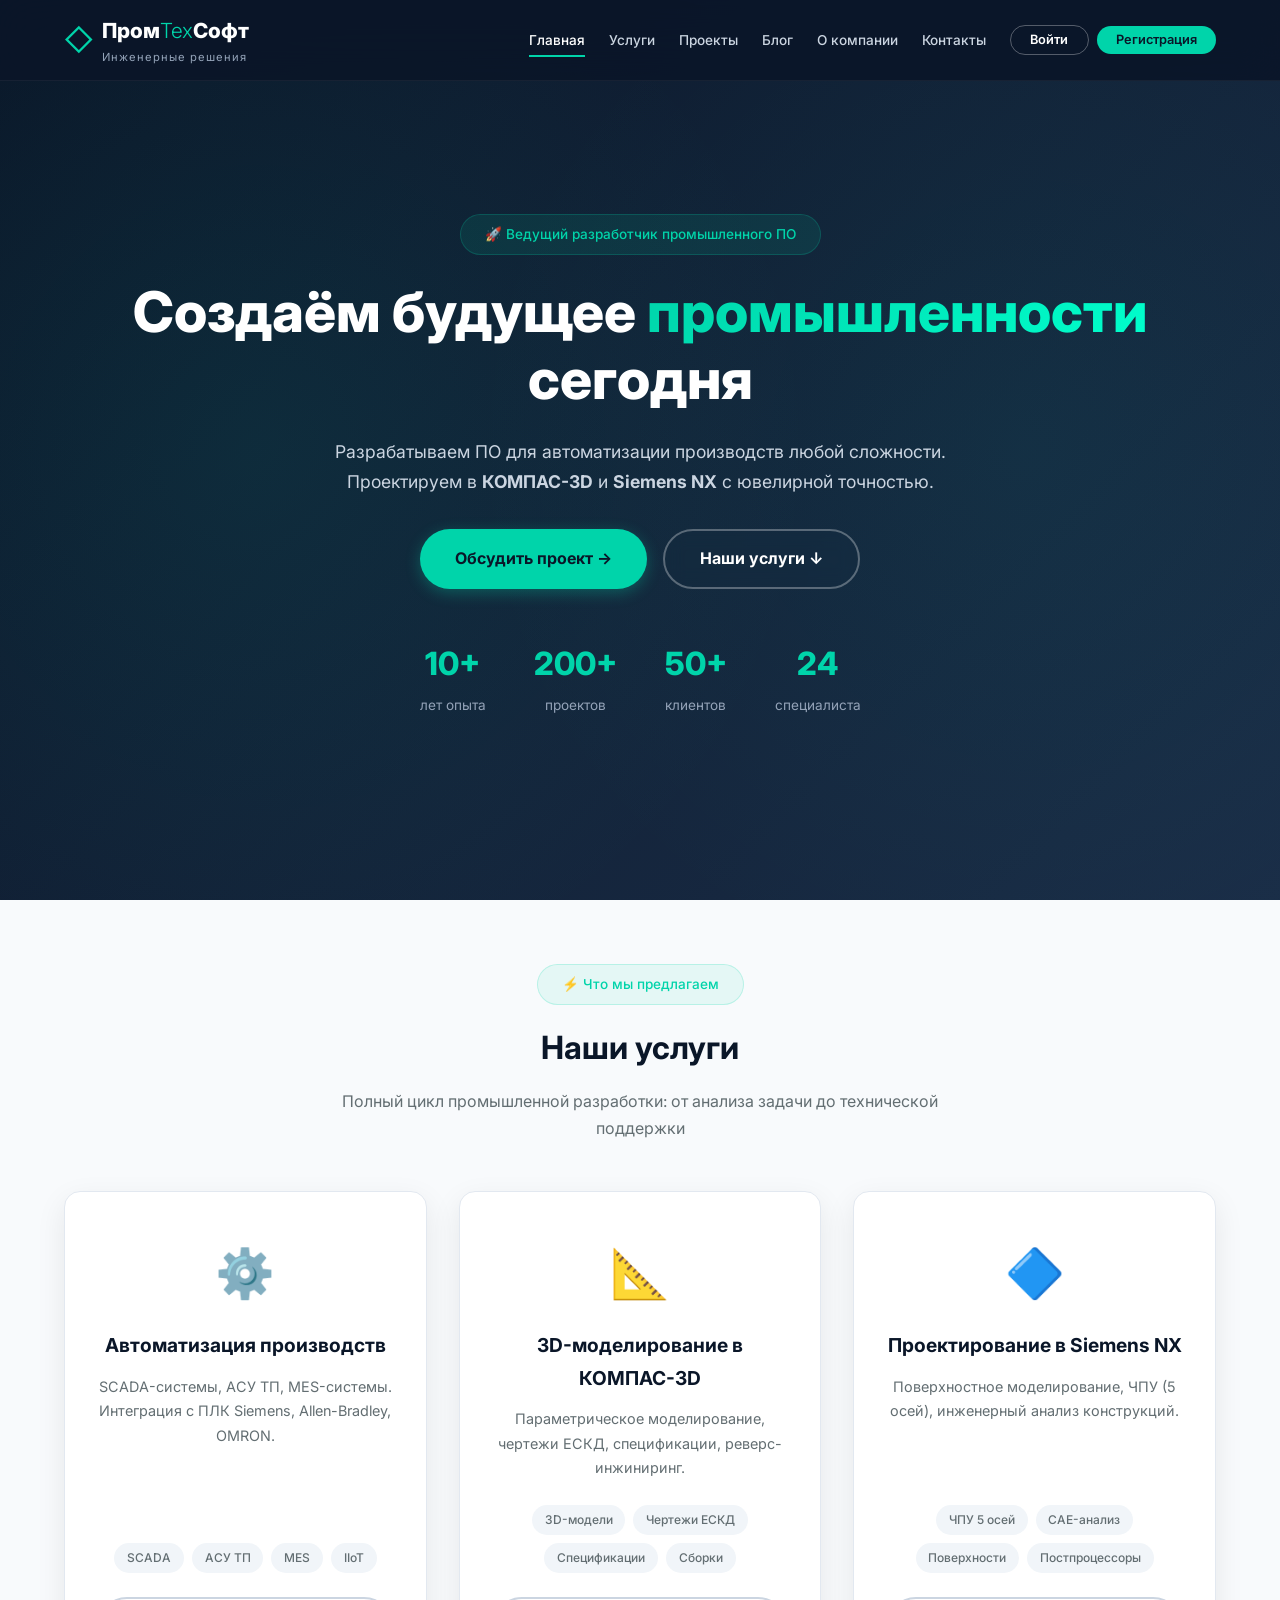
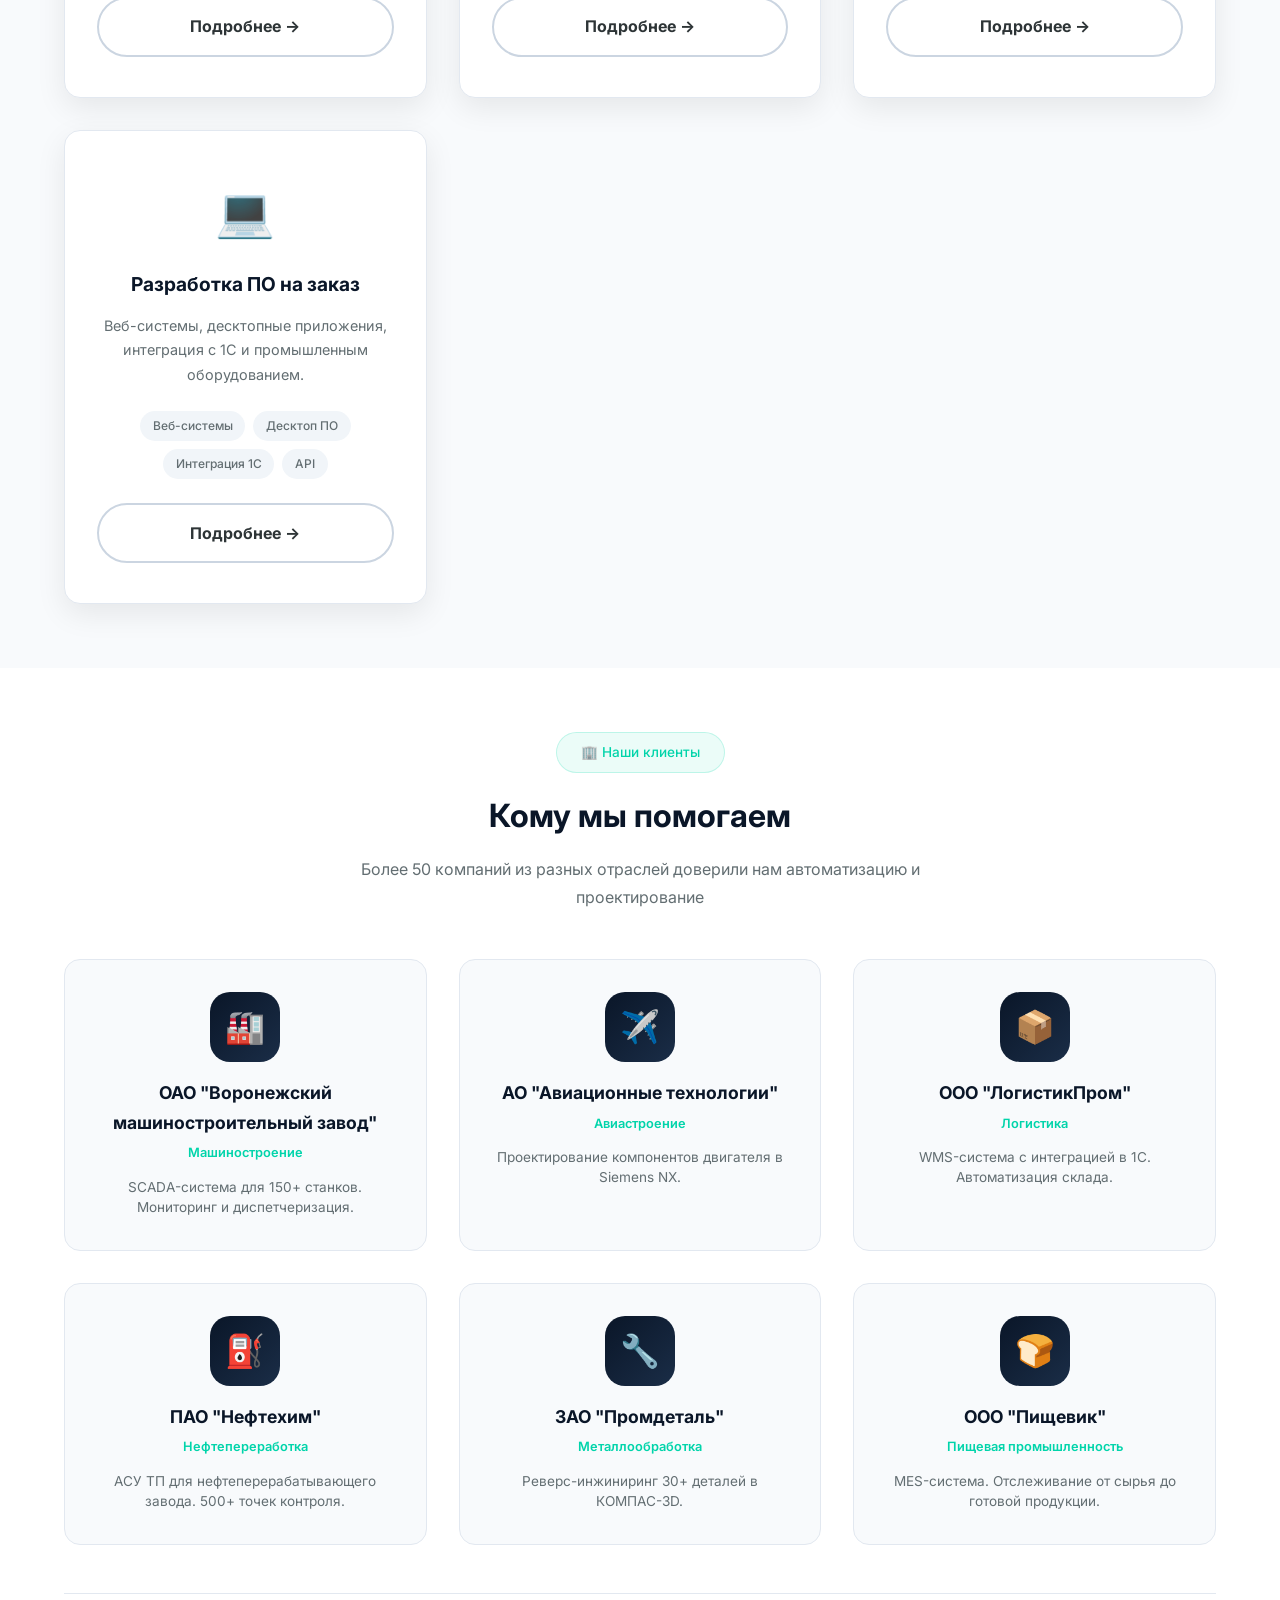
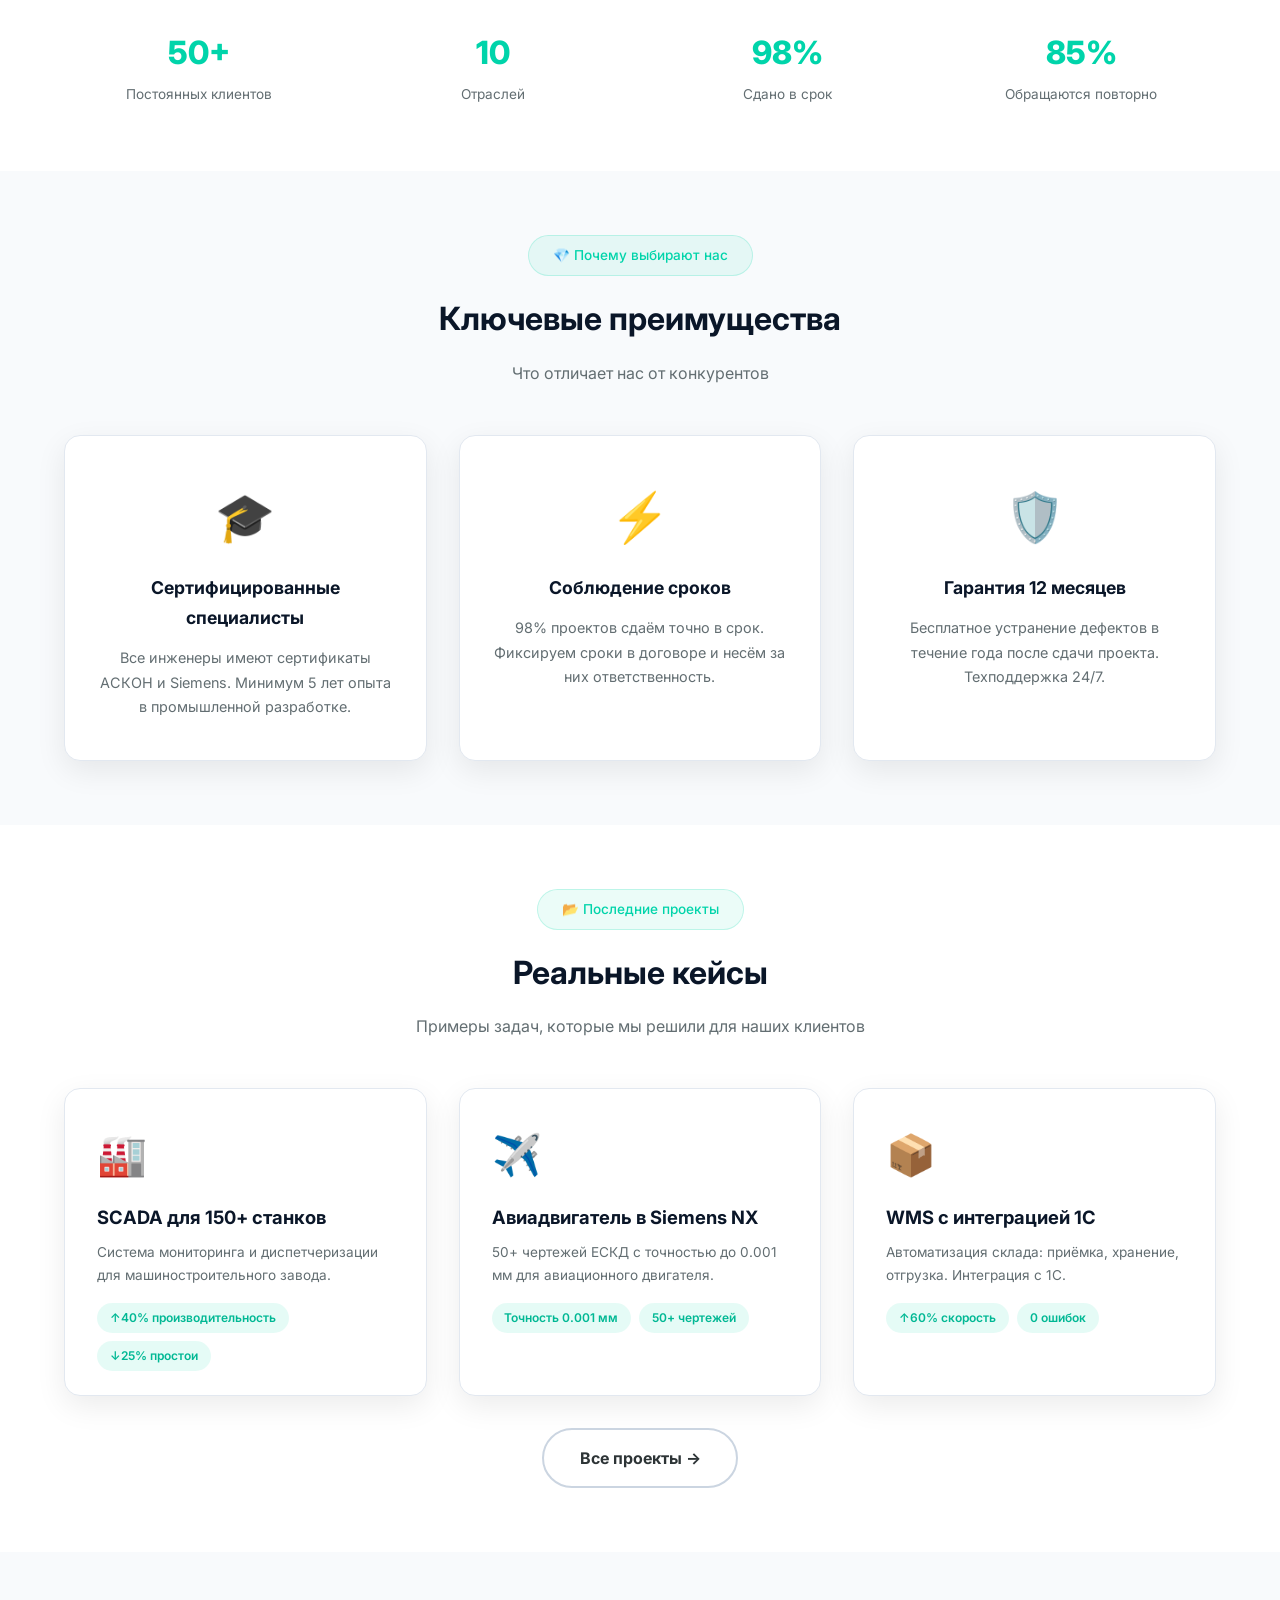
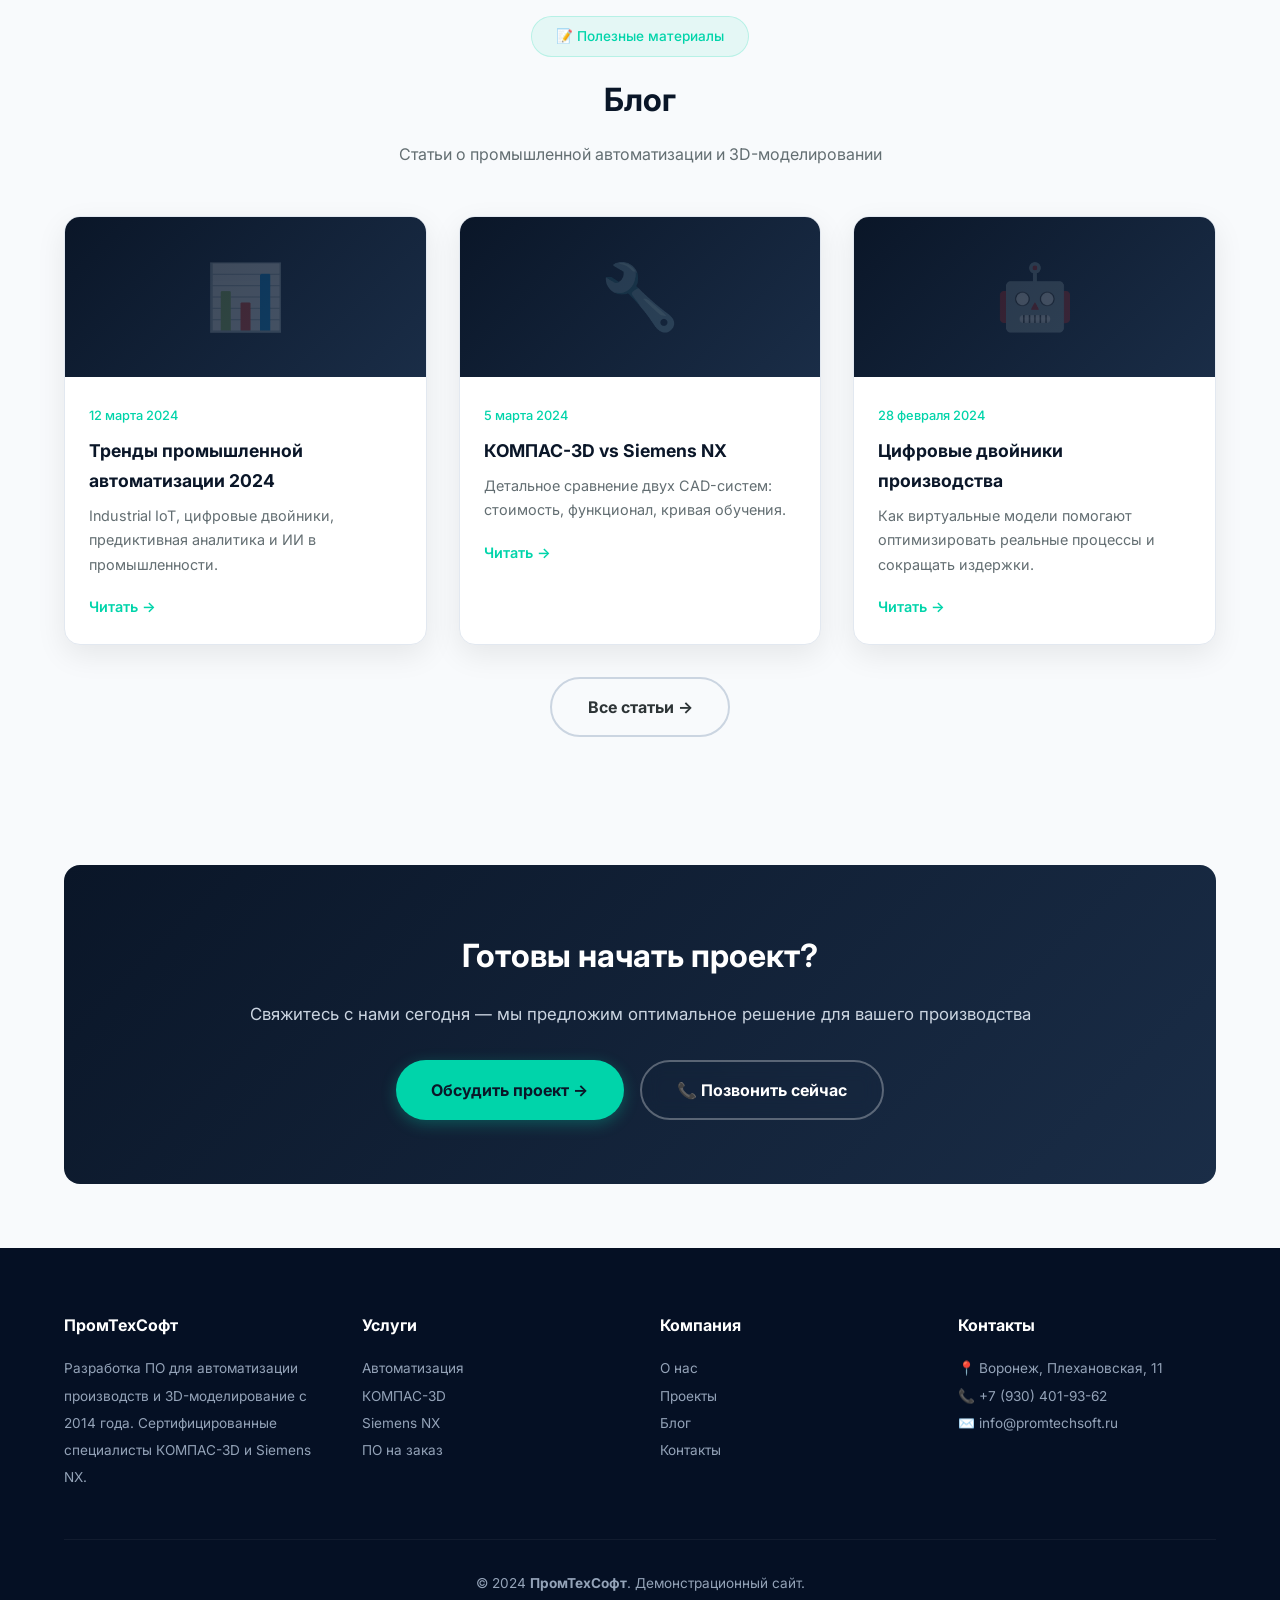
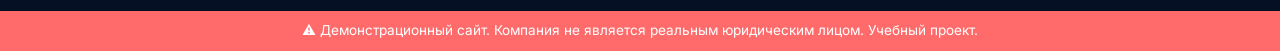
<file: frontend/static/profile.html>
<!DOCTYPE html>
<html lang="ru">
<head>
    <meta charset="UTF-8">
    <meta name="viewport" content="width=device-width, initial-scale=1.0">
    <title>Профиль — ПромТехСофт</title>
    <link rel="preconnect" href="https://fonts.googleapis.com">
    <link href="https://fonts.googleapis.com/css2?family=Inter:wght@300;400;500;600;700;800&display=swap" rel="stylesheet">
    <style>
        * { box-sizing: border-box; }

        body {
            margin: 0;
            font-family: Inter, -apple-system, BlinkMacSystemFont, "Segoe UI", sans-serif;
            background: #f5f7fa;
            color: #1f2937;
        }

        .header {
            background: #0a1628;
            color: white;
            padding: 18px 30px;
            display: flex;
            justify-content: space-between;
            align-items: center;
            gap: 20px;
        }

        .header h1 {
            margin: 0;
            font-size: 22px;
        }

        .header-actions {
            display: flex;
            gap: 10px;
            flex-wrap: wrap;
        }

        button, .btn {
            border: none;
            border-radius: 8px;
            padding: 9px 15px;
            cursor: pointer;
            font-size: 14px;
            text-decoration: none;
            display: inline-block;
            font-family: inherit;
        }

        .btn-primary { background: #00d4aa; color: #062019; font-weight: 600; }
        .btn-secondary { background: #334155; color: white; }
        .btn-danger { background: #ef4444; color: white; }

        .container {
            max-width: 720px;
            margin: 32px auto;
            padding: 0 20px 40px;
        }

        .card {
            background: white;
            border-radius: 16px;
            padding: 28px;
            box-shadow: 0 10px 30px rgba(0, 0, 0, 0.06);
        }

        .avatar {
            width: 72px;
            height: 72px;
            border-radius: 50%;
            background: #0a1628;
            color: #00d4aa;
            display: flex;
            align-items: center;
            justify-content: center;
            font-size: 28px;
            font-weight: 700;
            margin-bottom: 16px;
        }

        .display-name {
            margin: 0 0 6px;
            font-size: 26px;
        }

        .muted {
            color: #64748b;
            margin: 0 0 24px;
        }

        .grid {
            display: grid;
            gap: 14px;
        }

        .row {
            display: flex;
            justify-content: space-between;
            gap: 16px;
            padding: 14px 0;
            border-bottom: 1px solid #e2e8f0;
        }

        .row:last-child { border-bottom: none; }

        .label {
            color: #64748b;
            font-size: 13px;
            text-transform: uppercase;
            letter-spacing: 0.04em;
        }

        .value {
            font-weight: 600;
            text-align: right;
            word-break: break-word;
        }

        .badge {
            display: inline-block;
            background: #ecfdf5;
            color: #047857;
            border-radius: 999px;
            padding: 4px 10px;
            font-size: 13px;
            margin-left: 6px;
        }

        .badge.admin {
            background: #fef3c7;
            color: #92400e;
        }

        .error {
            background: #fee2e2;
            color: #991b1b;
            padding: 15px;
            border-radius: 10px;
            margin-bottom: 20px;
        }

        .loading {
            text-align: center;
            padding: 50px;
            color: #64748b;
        }
    </style>
</head>
<body>
<header class="header">
    <h1>Профиль</h1>
    <div class="header-actions">
        <a href="index.html" class="btn btn-secondary">← На сайт</a>
        <a href="admin.html" class="btn btn-primary" id="adminLink" hidden>Админ-панель</a>
        <button class="btn btn-danger" id="logoutButton" type="button">Выйти</button>
    </div>
</header>

<main class="container">
    <div id="error"></div>
    <div id="profile" class="card">
        <div class="loading">Загрузка профиля...</div>
    </div>
</main>

<script>
    'use strict';

    const API_URL = window.AUTH_API_URL || (
        window.location.hostname === 'localhost' || window.location.hostname === '127.0.0.1'
            ? 'http://localhost:8080/api/v1'
            : '/api/v1'
    );

    const token = localStorage.getItem('token');

    function escapeHtml(value) {
        return String(value ?? '')
            .replace(/&/g, '&amp;')
            .replace(/</g, '&lt;')
            .replace(/>/g, '&gt;')
            .replace(/"/g, '&quot;')
            .replace(/'/g, '&#039;');
    }

    function isAdmin(roles) {
        return Array.isArray(roles) && roles.some(role => role === 'ROLE_ADMIN' || role === 'ADMIN');
    }

    function roleLabel(role) {
        if (role === 'ROLE_ADMIN' || role === 'ADMIN') return 'Администратор';
        if (role === 'ROLE_USER' || role === 'USER') return 'Пользователь';
        return role;
    }

    function initials(user) {
        const first = (user.firstName || '').trim();
        const last = (user.lastName || '').trim();
        if (first || last) return (first.charAt(0) + last.charAt(0)).toUpperCase() || '?';
        return String(user.username || '?').charAt(0).toUpperCase();
    }

    function formatDate(value) {
        if (!value) return '—';
        const date = new Date(value);
        if (Number.isNaN(date.getTime())) return '—';
        return date.toLocaleString('ru-RU', {
            day: '2-digit', month: 'long', year: 'numeric',
            hour: '2-digit', minute: '2-digit'
        });
    }

    async function logout() {
        try {
            await fetch(`${API_URL}/auth/logout`, { method: 'POST', credentials: 'include' });
        } catch (_) { /* ignore */ }
        localStorage.removeItem('token');
        localStorage.removeItem('user');
        window.location.href = 'index.html';
    }

    function render(user) {
        const fullName = [user.firstName, user.lastName].filter(Boolean).join(' ')
            || user.username
            || 'Пользователь';
        const roles = Array.isArray(user.roles) ? user.roles : [];
        const admin = isAdmin(roles);

        document.getElementById('adminLink').hidden = !admin;

        document.getElementById('profile').innerHTML = `
            <div class="avatar">${escapeHtml(initials(user))}</div>
            <h2 class="display-name">${escapeHtml(fullName)}</h2>
            <p class="muted">@${escapeHtml(user.username || '')}</p>
            <div class="grid">
                <div class="row">
                    <span class="label">Email</span>
                    <span class="value">${escapeHtml(user.email || '—')}</span>
                </div>
                <div class="row">
                    <span class="label">Имя пользователя</span>
                    <span class="value">${escapeHtml(user.username || '—')}</span>
                </div>
                <div class="row">
                    <span class="label">Имя</span>
                    <span class="value">${escapeHtml(user.firstName || '—')}</span>
                </div>
                <div class="row">
                    <span class="label">Фамилия</span>
                    <span class="value">${escapeHtml(user.lastName || '—')}</span>
                </div>
                <div class="row">
                    <span class="label">Роль</span>
                    <span class="value">${roles.map(role =>
                        `<span class="badge${isAdmin([role]) ? ' admin' : ''}">${escapeHtml(roleLabel(role))}</span>`
                    ).join('') || '—'}</span>
                </div>
                <div class="row">
                    <span class="label">Дата регистрации</span>
                    <span class="value">${escapeHtml(formatDate(user.createdAt))}</span>
                </div>
            </div>
        `;
    }

    async function loadProfile() {
        if (!token) {
            window.location.href = 'index.html';
            return;
        }

        let stored = {};
        try {
            stored = JSON.parse(localStorage.getItem('user') || '{}');
        } catch (_) {
            stored = {};
        }

        if (stored.username) render(stored);

        try {
            const response = await fetch(`${API_URL}/auth/me`, {
                headers: {
                    'Authorization': `Bearer ${token}`,
                    'Accept': 'application/json'
                }
            });

            if (response.status === 401 || response.status === 403) {
                await logout();
                return;
            }

            if (!response.ok) throw new Error('Не удалось загрузить профиль');

            const data = await response.json();
            localStorage.setItem('user', JSON.stringify({ ...stored, ...data, token }));
            render(data);
        } catch (error) {
            if (!stored.username) {
                document.getElementById('error').innerHTML =
                    `<div class="error">${escapeHtml(error.message || 'Ошибка загрузки профиля')}</div>`;
            }
        }
    }

    document.getElementById('logoutButton').addEventListener('click', logout);
    loadProfile();
</script>
</body>
</html>
</file>
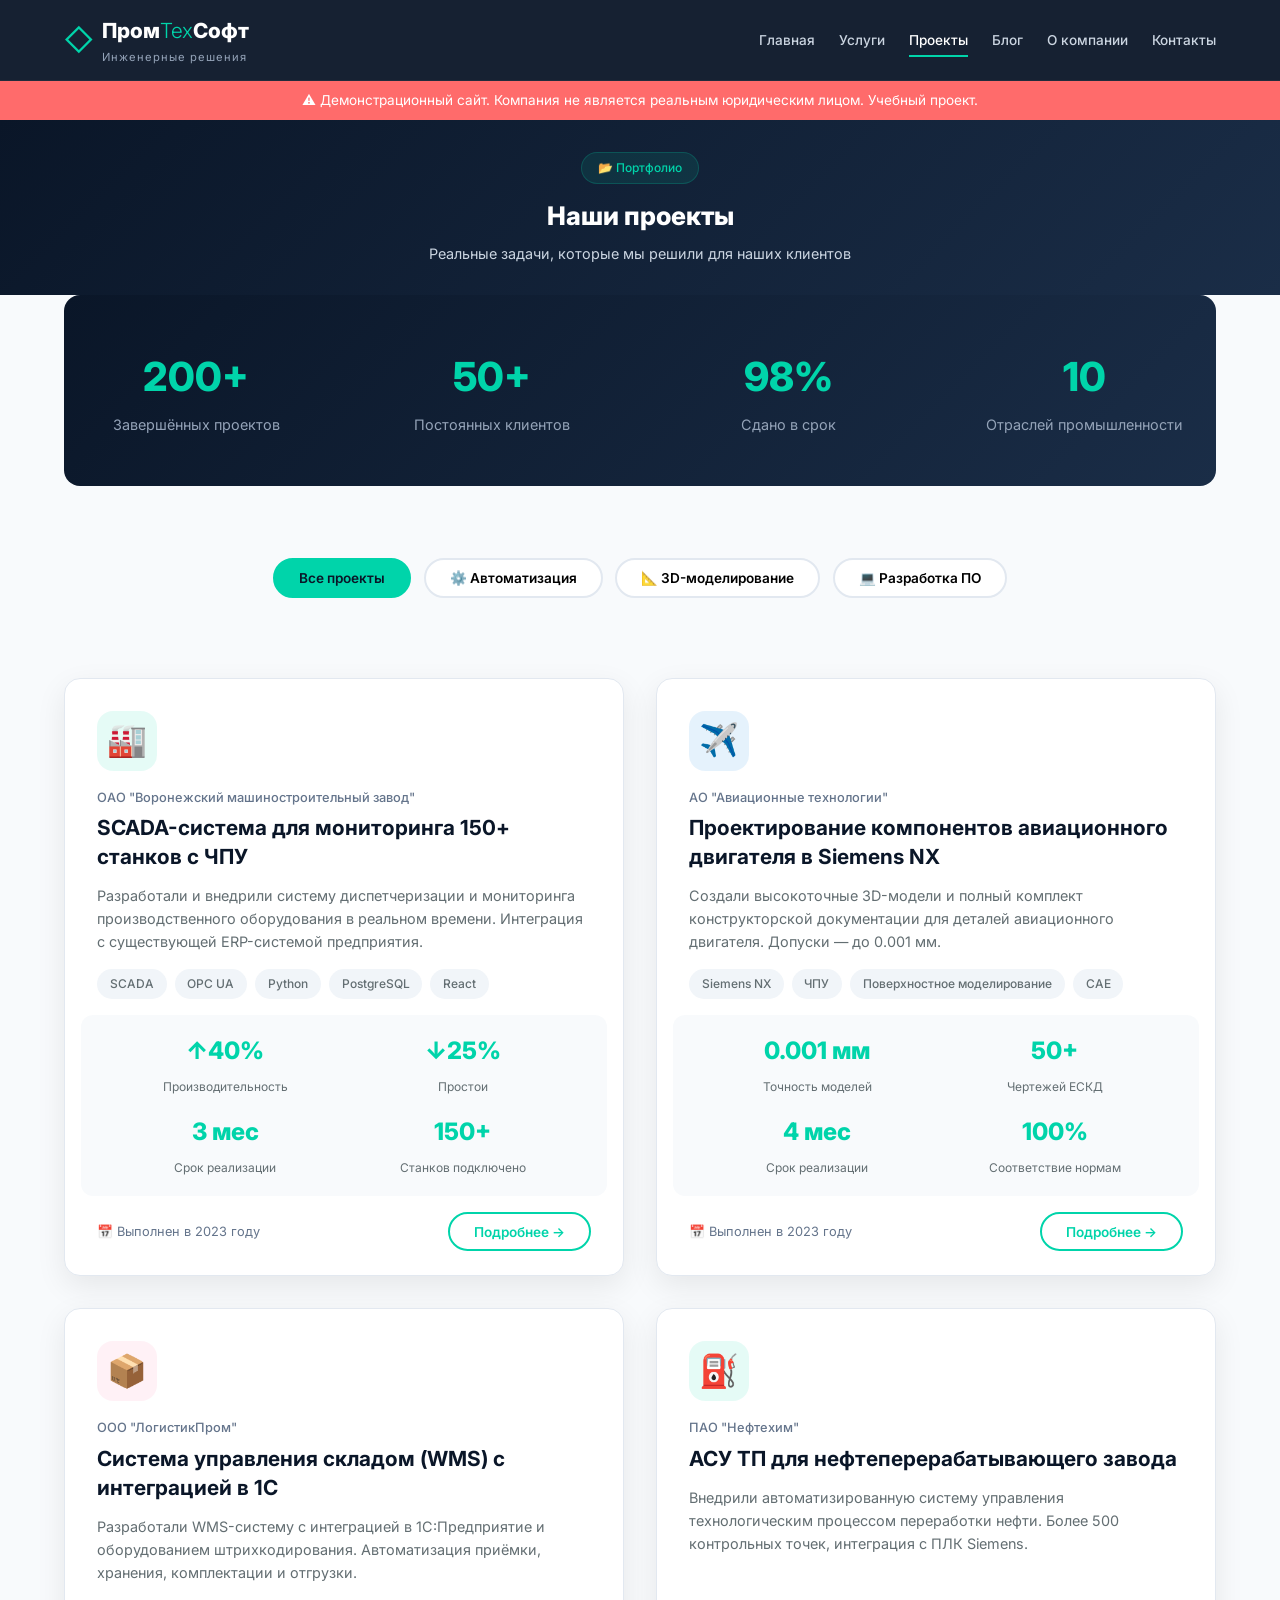
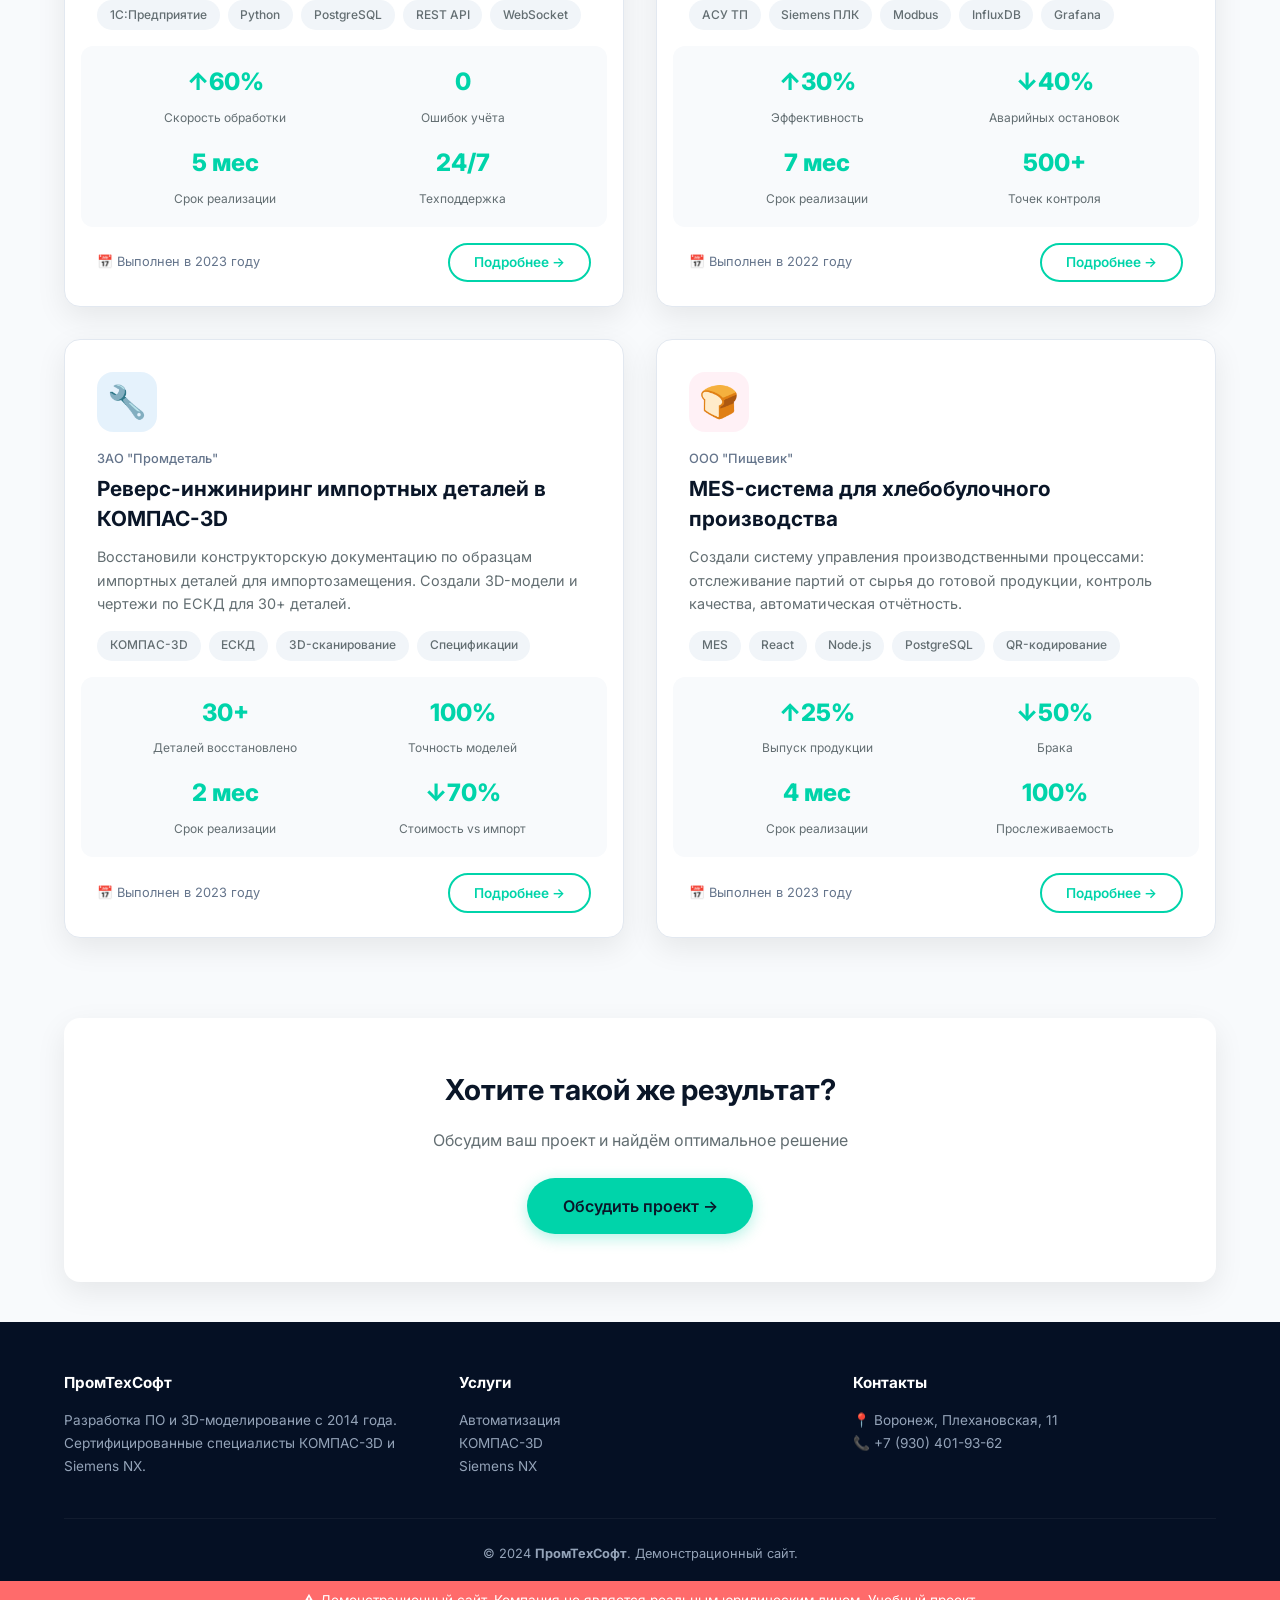
<file: frontend/static/projects.html>
<!DOCTYPE html>
<html lang="ru">
<head>
    <meta charset="UTF-8">
    <meta name="viewport" content="width=device-width, initial-scale=1.0">
    <title>Проекты - ПромТехСофт | Портфолио работ</title>
    <meta name="description" content="Портфолио проектов ПромТехСофт: автоматизация производств, 3D-моделирование в КОМПАС-3D и Siemens NX, разработка ПО на заказ. Реальные кейсы с результатами.">
    <link rel="stylesheet" href="style.css">
    <link rel="stylesheet" href="animations.css">
    <link href="https://fonts.googleapis.com/css2?family=Inter:wght@300;400;500;600;700;800;900&display=swap" rel="stylesheet">


    <!-- Yandex.Metrika counter -->
    <script type="text/javascript">
        (function(m,e,t,r,i,k,a){
            m[i]=m[i]||function(){(m[i].a=m[i].a||[]).push(arguments)};
            m[i].l=1*new Date();
            for (var j = 0; j < document.scripts.length; j++) {if (document.scripts[j].src === r) { return; }}
            k=e.createElement(t),a=e.getElementsByTagName(t)[0],k.async=1,k.src=r,a.parentNode.insertBefore(k,a)
        })(window, document,'script','https://mc.yandex.ru/metrika/tag.js?id=110703368', 'ym');
        ym(110703368, 'init', {clickmap:true, trackLinks:true, accurateTrackBounce:true, webvisor:true});
    </script>
    <noscript><div><img src="https://mc.yandex.ru/watch/110703368" style="position:absolute; left:-9999px;" alt="" /></div></noscript>

    <style>
        :root {
            --primary: #0a1628;
            --accent: #00d4aa;
            --accent-hover: #00f0c8;
            --white: #ffffff;
            --gray-50: #f8fafc;
            --gray-100: #f1f5f9;
            --gray-200: #e2e8f0;
            --gray-300: #cbd5e1;
            --gray-400: #94a3b8;
            --gray-500: #64748b;
            --text: #2d3436;
            --text-light: #636e72;
            --radius: 16px;
            --shadow: 0 10px 30px rgba(0,0,0,0.08);
            --shadow-hover: 0 20px 40px rgba(0,0,0,0.15);
            --transition: 0.3s cubic-bezier(0.4, 0, 0.2, 1);
        }

        * { margin: 0; padding: 0; box-sizing: border-box; }

        body {
            font-family: 'Inter', -apple-system, sans-serif;
            line-height: 1.7;
            color: var(--text);
            background: var(--gray-50);
        }

        .container { max-width: 1200px; margin: 0 auto; padding: 0 24px; }

        .demo-banner {
            background: #ff6b6b;
            color: white;
            text-align: center;
            padding: 0.5rem;
            font-size: 0.85rem;
        }

        /* Шапка */
        .header {
            background: rgba(10, 22, 40, 0.95);
            backdrop-filter: blur(20px);
            color: white;
            padding: 0.8rem 0;
            position: sticky;
            top: 0;
            z-index: 1000;
        }

        .navbar { display: flex; justify-content: space-between; align-items: center; }
        .logo { display: flex; align-items: center; gap: 0.5rem; text-decoration: none; color: white; }
        .logo-icon { font-size: 1.8rem; color: var(--accent); }
        .logo h1 { font-size: 1.3rem; font-weight: 800; }
        .logo h1 span { color: var(--accent); font-weight: 300; }
        .tagline { font-size: 0.7rem; color: var(--gray-400); letter-spacing: 1px; }

        .nav-menu { display: flex; list-style: none; gap: 1.5rem; }
        .nav-menu a { color: var(--gray-300); text-decoration: none; font-weight: 500; font-size: 0.85rem; padding: 0.4rem 0; border-bottom: 2px solid transparent; transition: var(--transition); }
        .nav-menu a:hover, .nav-menu a.active { color: white; border-bottom-color: var(--accent); }

        .burger { display: none; flex-direction: column; gap: 5px; background: none; border: none; cursor: pointer; padding: 5px; }
        .burger span { width: 25px; height: 2px; background: white; display: block; transition: var(--transition); }
        .burger.active span:nth-child(1) { transform: rotate(45deg) translate(5px, 5px); }
        .burger.active span:nth-child(2) { opacity: 0; }
        .burger.active span:nth-child(3) { transform: rotate(-45deg) translate(5px, -5px); }

        /* Hero */
        .page-header {
            background: linear-gradient(135deg, var(--primary), #1a2d47);
            color: white;
            padding: 2rem 0 1.8rem;
            text-align: center;
        }

        .badge {
            display: inline-block;
            background: rgba(0, 212, 170, 0.1);
            color: var(--accent);
            padding: 0.3rem 1rem;
            border-radius: 50px;
            font-size: 0.75rem;
            font-weight: 500;
            margin-bottom: 0.6rem;
            border: 1px solid rgba(0, 212, 170, 0.2);
        }

        .page-header h2 { font-size: 1.6rem; font-weight: 800; margin-bottom: 0.3rem; }
        .page-header p { color: var(--gray-300); font-size: 0.9rem; }

        section { padding: 2.5rem 0; }

        /* Фильтры */
        .filter-bar {
            display: flex;
            gap: 0.8rem;
            justify-content: center;
            flex-wrap: wrap;
            margin-bottom: 2.5rem;
        }

        .filter-btn {
            padding: 0.6rem 1.5rem;
            border: 2px solid var(--gray-200);
            background: white;
            border-radius: 50px;
            cursor: pointer;
            font-weight: 600;
            font-size: 0.85rem;
            transition: var(--transition);
            font-family: inherit;
        }

        .filter-btn.active,
        .filter-btn:hover {
            background: var(--accent);
            color: var(--primary);
            border-color: var(--accent);
        }

        /* Сетка проектов */
        .projects-grid {
            display: grid;
            grid-template-columns: repeat(auto-fill, minmax(380px, 1fr));
            gap: 2rem;
        }

        .project-card {
            background: white;
            border-radius: var(--radius);
            overflow: hidden;
            box-shadow: var(--shadow);
            border: 1px solid var(--gray-200);
            transition: var(--transition);
            display: flex;
            flex-direction: column;
        }

        .project-card:hover {
            transform: translateY(-8px);
            box-shadow: var(--shadow-hover);
        }

        .project-header {
            padding: 2rem 2rem 0;
        }

        .project-icon {
            width: 60px;
            height: 60px;
            border-radius: 16px;
            display: flex;
            align-items: center;
            justify-content: center;
            font-size: 2rem;
            margin-bottom: 1rem;
        }

        .icon-automation { background: rgba(0, 212, 170, 0.1); }
        .icon-modeling { background: rgba(9, 132, 227, 0.1); }
        .icon-software { background: rgba(253, 121, 168, 0.1); }

        .project-client {
            font-size: 0.8rem;
            color: var(--gray-500);
            font-weight: 500;
            margin-bottom: 0.3rem;
        }

        .project-title {
            font-size: 1.3rem;
            font-weight: 700;
            color: var(--primary);
            margin-bottom: 0.8rem;
            line-height: 1.4;
        }

        .project-description {
            color: var(--text-light);
            font-size: 0.9rem;
            line-height: 1.6;
            padding: 0 2rem;
            flex-grow: 1;
        }

        .project-tech {
            display: flex;
            gap: 0.5rem;
            flex-wrap: wrap;
            padding: 1rem 2rem;
        }

        .tech-tag {
            background: var(--gray-100);
            padding: 0.3rem 0.8rem;
            border-radius: 20px;
            font-size: 0.75rem;
            color: var(--text-light);
            font-weight: 500;
        }

        .project-results {
            display: grid;
            grid-template-columns: repeat(2, 1fr);
            gap: 0.8rem;
            padding: 1rem 2rem;
            background: var(--gray-50);
            margin: 0 1rem 1rem;
            border-radius: 12px;
        }

        .result-item {
            text-align: center;
        }

        .result-value {
            font-size: 1.5rem;
            font-weight: 800;
            color: var(--accent);
            display: block;
        }

        .result-label {
            font-size: 0.75rem;
            color: var(--text-light);
        }

        .project-footer {
            padding: 0 2rem 1.5rem;
            display: flex;
            justify-content: space-between;
            align-items: center;
            gap: 1rem;
            flex-wrap: wrap;
        }

        .project-duration {
            font-size: 0.8rem;
            color: var(--gray-500);
        }

        .btn {
            display: inline-flex;
            align-items: center;
            gap: 0.5rem;
            padding: 0.6rem 1.5rem;
            border-radius: 50px;
            text-decoration: none;
            font-weight: 600;
            font-size: 0.85rem;
            border: none;
            cursor: pointer;
            transition: var(--transition);
            font-family: inherit;
        }

        .btn-detail {
            background: transparent;
            border: 2px solid var(--accent);
            color: var(--accent);
        }

        .btn-detail:hover {
            background: var(--accent);
            color: var(--primary);
        }

        .btn-primary {
            background: var(--accent);
            color: var(--primary);
            box-shadow: 0 4px 15px rgba(0, 212, 170, 0.3);
            padding: 0.9rem 2.2rem;
            font-size: 1rem;
        }
        .btn-primary:hover {
            background: var(--accent-hover);
            transform: translateY(-2px);
            box-shadow: 0 8px 25px rgba(0, 212, 170, 0.4);
        }

        /* Модальное окно */
        .modal-overlay {
            position: fixed;
            top: 0; left: 0;
            width: 100%; height: 100%;
            background: rgba(10, 22, 40, 0.9);
            backdrop-filter: blur(15px);
            z-index: 2000;
            display: none; /* Скрыто по умолчанию */
            align-items: center;
            justify-content: center;
            padding: 20px;
            opacity: 0;
            transition: opacity 0.3s ease;
        }

        .modal-overlay.active {
            display: flex;
            opacity: 1;
        }

        .modal {
            background: white;
            border-radius: 24px;
            width: 100%;
            max-width: 700px;
            max-height: 85vh;
            overflow-y: auto;
            box-shadow: 0 30px 60px rgba(0,0,0,0.3);
            position: relative;
            transform: scale(0.95);
            transition: transform 0.3s ease;
        }

        .modal-overlay.active .modal {
            transform: scale(1);
        }

        .modal-header {
            padding: 2rem 2rem 0;
            display: flex;
            justify-content: space-between;
            align-items: flex-start;
            position: sticky;
            top: 0;
            background: white;
            z-index: 10;
            border-radius: 24px 24px 0 0;
        }

        .modal-header h3 {
            font-size: 1.5rem;
            color: var(--primary);
            flex: 1;
            padding-right: 1rem;
        }

        .modal-close {
            width: 36px; height: 36px;
            border-radius: 50%;
            border: 2px solid var(--gray-200);
            background: white;
            font-size: 1.1rem;
            cursor: pointer;
            display: flex;
            align-items: center;
            justify-content: center;
            transition: all 0.3s ease;
            color: var(--gray-500);
            flex-shrink: 0;
        }

        .modal-close:hover {
            background: #ff4757;
            color: white;
            border-color: #ff4757;
            transform: rotate(90deg);
        }

        .modal-body {
            padding: 1.5rem 2rem 2rem;
        }

        .modal-body h4 {
            color: var(--primary);
            margin: 1.5rem 0 0.8rem;
            font-size: 1.1rem;
        }

        .modal-body h4:first-child {
            margin-top: 0;
        }

        .modal-body p {
            color: var(--text-light);
            margin-bottom: 1rem;
            font-size: 0.95rem;
            line-height: 1.7;
        }

        .modal-body ul {
            list-style: none;
            margin: 0.8rem 0;
        }

        .modal-body ul li {
            padding: 0.5rem 0 0.5rem 1.8rem;
            position: relative;
            color: var(--text-light);
            font-size: 0.9rem;
        }

        .modal-body ul li::before {
            content: '→';
            position: absolute;
            left: 0;
            color: var(--accent);
            font-weight: 700;
        }

        .modal-tech-stack {
            display: flex;
            gap: 0.5rem;
            flex-wrap: wrap;
            margin: 1rem 0;
        }

        .modal-results {
            display: grid;
            grid-template-columns: repeat(3, 1fr);
            gap: 1rem;
            margin: 1.5rem 0;
        }

        .modal-result-item {
            background: var(--gray-50);
            padding: 1.2rem;
            border-radius: 12px;
            text-align: center;
        }

        .modal-result-value {
            font-size: 1.8rem;
            font-weight: 800;
            color: var(--accent);
            display: block;
        }

        .modal-result-label {
            font-size: 0.8rem;
            color: var(--text-light);
            margin-top: 0.3rem;
        }

        .testimonial {
            background: linear-gradient(135deg, var(--primary), #1a2d47);
            color: white;
            padding: 1.5rem;
            border-radius: 12px;
            margin-top: 1.5rem;
            font-style: italic;
        }

        .testimonial-author {
            font-style: normal;
            font-weight: 600;
            margin-top: 0.8rem;
            color: var(--accent);
        }

        .testimonial-role {
            font-style: normal;
            font-size: 0.85rem;
            color: var(--gray-400);
        }

        /* Статистика */
        .stats-banner {
            background: linear-gradient(135deg, var(--primary), #1a2d47);
            color: white;
            padding: 3rem 0;
            border-radius: var(--radius);
            margin-bottom: 2rem;
        }

        .stats-grid {
            display: grid;
            grid-template-columns: repeat(4, 1fr);
            gap: 2rem;
            text-align: center;
        }

        .stat-value {
            font-size: 2.5rem;
            font-weight: 800;
            color: var(--accent);
            display: block;
        }

        .stat-label {
            font-size: 0.9rem;
            color: var(--gray-400);
            margin-top: 0.3rem;
        }

        .cta {
            text-align: center;
            padding: 3rem 0;
            background: white;
            border-radius: var(--radius);
            box-shadow: var(--shadow);
        }

        .cta h2 { font-size: 1.8rem; color: var(--primary); margin-bottom: 0.8rem; }
        .cta p { color: var(--text-light); margin-bottom: 1.5rem; }

        /* Футер */
        .footer { background: #051024; color: var(--gray-400); padding: 3rem 0 1rem; }
        .footer-grid { display: grid; grid-template-columns: repeat(auto-fit, minmax(200px, 1fr)); gap: 2rem; margin-bottom: 2.5rem; }
        .footer-col h4 { color: white; margin-bottom: 0.8rem; font-size: 0.95rem; }
        .footer-col p { font-size: 0.85rem; }
        .footer-col a { color: var(--gray-400); text-decoration: none; }
        .footer-col a:hover { color: var(--accent); }
        .footer-bottom { text-align: center; padding-top: 1.5rem; border-top: 1px solid rgba(255,255,255,0.05); font-size: 0.8rem; }

        .scroll-top {
            position: fixed; bottom: 30px; right: 30px;
            width: 50px; height: 50px;
            background: var(--accent); color: var(--primary);
            border: none; border-radius: 50%;
            font-size: 1.5rem; cursor: pointer;
            opacity: 0; pointer-events: none;
            transition: var(--transition); z-index: 999;
            display: flex; align-items: center; justify-content: center;
            font-weight: 700;
        }

        .scroll-top.visible { opacity: 1; pointer-events: all; }

        .hidden { display: none !important; }

        @media (max-width: 768px) {
            .burger { display: flex; }
            .nav-menu { display: none; position: fixed; top: 60px; left: 0; right: 0; background: var(--primary); flex-direction: column; padding: 2rem; text-align: center; gap: 1rem; z-index: 1000; }
            .nav-menu.active { display: flex; }
            .projects-grid { grid-template-columns: 1fr; }
            .stats-grid { grid-template-columns: repeat(2, 1fr); gap: 1.5rem; }
            .modal-results { grid-template-columns: repeat(2, 1fr); }
            .project-results { grid-template-columns: 1fr 1fr; }
            .modal { max-width: 100%; }
        }

        @media (max-width: 480px) {
            .stats-grid { grid-template-columns: 1fr 1fr; }
            .modal-results { grid-template-columns: 1fr; }
            .filter-bar { flex-direction: column; align-items: center; }
        }
    </style>
</head>
<body>
<header class="header" id="header">
    <div class="container">
        <nav class="navbar">
            <a href="index.html" class="logo">
                <span class="logo-icon">◇</span>
                <div>
                    <h1>Пром<span>Тех</span>Софт</h1>
                    <p class="tagline">Инженерные решения</p>
                </div>
            </a>
            <ul class="nav-menu" id="navMenu">
                <li><a href="index.html">Главная</a></li>
                <li><a href="services.html">Услуги</a></li>
                <li><a href="projects.html" class="active">Проекты</a></li>
                <li><a href="blog.html">Блог</a></li>
                <li><a href="about.html">О компании</a></li>
                <li><a href="contacts.html">Контакты</a></li>
            </ul>
            <button class="burger" id="burger" aria-label="Меню">
                <span></span><span></span><span></span>
            </button>
        </nav>
    </div>
</header>

<main>
    <div class="demo-banner">
        ⚠️ Демонстрационный сайт. Компания не является реальным юридическим лицом. Учебный проект.
    </div>

    <!-- Hero -->
    <section class="page-header">
        <div class="container">
            <span class="badge">📂 Портфолио</span>
            <h2>Наши проекты</h2>
            <p>Реальные задачи, которые мы решили для наших клиентов</p>
        </div>
    </section>

    <!-- Статистика -->
    <section style="padding-top: 0;">
        <div class="container">
            <div class="stats-banner">
                <div class="stats-grid">
                    <div>
                        <span class="stat-value">200+</span>
                        <span class="stat-label">Завершённых проектов</span>
                    </div>
                    <div>
                        <span class="stat-value">50+</span>
                        <span class="stat-label">Постоянных клиентов</span>
                    </div>
                    <div>
                        <span class="stat-value">98%</span>
                        <span class="stat-label">Сдано в срок</span>
                    </div>
                    <div>
                        <span class="stat-value">10</span>
                        <span class="stat-label">Отраслей промышленности</span>
                    </div>
                </div>
            </div>
        </div>
    </section>

    <!-- Фильтры -->
    <section style="padding-top: 0;">
        <div class="container">
            <div class="filter-bar">
                <button class="filter-btn active" data-filter="all">Все проекты</button>
                <button class="filter-btn" data-filter="automation">⚙️ Автоматизация</button>
                <button class="filter-btn" data-filter="modeling">📐 3D-моделирование</button>
                <button class="filter-btn" data-filter="software">💻 Разработка ПО</button>
            </div>
        </div>
    </section>

    <!-- Сетка проектов -->
    <section style="padding-top: 0;">
        <div class="container">
            <div class="projects-grid" id="projectsGrid">

                <!-- Проект 1: SCADA -->
                <article class="project-card" data-category="automation">
                    <div class="project-header">
                        <div class="project-icon icon-automation">🏭</div>
                        <div class="project-client">ОАО "Воронежский машиностроительный завод"</div>
                        <h3 class="project-title">SCADA-система для мониторинга 150+ станков с ЧПУ</h3>
                    </div>
                    <p class="project-description">
                        Разработали и внедрили систему диспетчеризации и мониторинга производственного оборудования в реальном времени. Интеграция с существующей ERP-системой предприятия.
                    </p>
                    <div class="project-tech">
                        <span class="tech-tag">SCADA</span>
                        <span class="tech-tag">OPC UA</span>
                        <span class="tech-tag">Python</span>
                        <span class="tech-tag">PostgreSQL</span>
                        <span class="tech-tag">React</span>
                    </div>
                    <div class="project-results">
                        <div class="result-item">
                            <span class="result-value">↑40%</span>
                            <span class="result-label">Производительность</span>
                        </div>
                        <div class="result-item">
                            <span class="result-value">↓25%</span>
                            <span class="result-label">Простои</span>
                        </div>
                        <div class="result-item">
                            <span class="result-value">3 мес</span>
                            <span class="result-label">Срок реализации</span>
                        </div>
                        <div class="result-item">
                            <span class="result-value">150+</span>
                            <span class="result-label">Станков подключено</span>
                        </div>
                    </div>
                    <div class="project-footer">
                        <span class="project-duration">📅 Выполнен в 2023 году</span>
                        <button class="btn btn-detail" onclick="openProjectModal('project1')">Подробнее →</button>
                    </div>
                </article>

                <!-- Проект 2: Siemens NX -->
                <article class="project-card" data-category="modeling">
                    <div class="project-header">
                        <div class="project-icon icon-modeling">✈️</div>
                        <div class="project-client">АО "Авиационные технологии"</div>
                        <h3 class="project-title">Проектирование компонентов авиационного двигателя в Siemens NX</h3>
                    </div>
                    <p class="project-description">
                        Создали высокоточные 3D-модели и полный комплект конструкторской документации для деталей авиационного двигателя. Допуски — до 0.001 мм.
                    </p>
                    <div class="project-tech">
                        <span class="tech-tag">Siemens NX</span>
                        <span class="tech-tag">ЧПУ</span>
                        <span class="tech-tag">Поверхностное моделирование</span>
                        <span class="tech-tag">CAE</span>
                    </div>
                    <div class="project-results">
                        <div class="result-item">
                            <span class="result-value">0.001 мм</span>
                            <span class="result-label">Точность моделей</span>
                        </div>
                        <div class="result-item">
                            <span class="result-value">50+</span>
                            <span class="result-label">Чертежей ЕСКД</span>
                        </div>
                        <div class="result-item">
                            <span class="result-value">4 мес</span>
                            <span class="result-label">Срок реализации</span>
                        </div>
                        <div class="result-item">
                            <span class="result-value">100%</span>
                            <span class="result-label">Соответствие нормам</span>
                        </div>
                    </div>
                    <div class="project-footer">
                        <span class="project-duration">📅 Выполнен в 2023 году</span>
                        <button class="btn btn-detail" onclick="openProjectModal('project2')">Подробнее →</button>
                    </div>
                </article>

                <!-- Проект 3: WMS -->
                <article class="project-card" data-category="software">
                    <div class="project-header">
                        <div class="project-icon icon-software">📦</div>
                        <div class="project-client">ООО "ЛогистикПром"</div>
                        <h3 class="project-title">Система управления складом (WMS) с интеграцией в 1С</h3>
                    </div>
                    <p class="project-description">
                        Разработали WMS-систему с интеграцией в 1С:Предприятие и оборудованием штрихкодирования. Автоматизация приёмки, хранения, комплектации и отгрузки.
                    </p>
                    <div class="project-tech">
                        <span class="tech-tag">1С:Предприятие</span>
                        <span class="tech-tag">Python</span>
                        <span class="tech-tag">PostgreSQL</span>
                        <span class="tech-tag">REST API</span>
                        <span class="tech-tag">WebSocket</span>
                    </div>
                    <div class="project-results">
                        <div class="result-item">
                            <span class="result-value">↑60%</span>
                            <span class="result-label">Скорость обработки</span>
                        </div>
                        <div class="result-item">
                            <span class="result-value">0</span>
                            <span class="result-label">Ошибок учёта</span>
                        </div>
                        <div class="result-item">
                            <span class="result-value">5 мес</span>
                            <span class="result-label">Срок реализации</span>
                        </div>
                        <div class="result-item">
                            <span class="result-value">24/7</span>
                            <span class="result-label">Техподдержка</span>
                        </div>
                    </div>
                    <div class="project-footer">
                        <span class="project-duration">📅 Выполнен в 2023 году</span>
                        <button class="btn btn-detail" onclick="openProjectModal('project3')">Подробнее →</button>
                    </div>
                </article>

                <!-- Проект 4: АСУ ТП -->
                <article class="project-card" data-category="automation">
                    <div class="project-header">
                        <div class="project-icon icon-automation">⛽</div>
                        <div class="project-client">ПАО "Нефтехим"</div>
                        <h3 class="project-title">АСУ ТП для нефтеперерабатывающего завода</h3>
                    </div>
                    <p class="project-description">
                        Внедрили автоматизированную систему управления технологическим процессом переработки нефти. Более 500 контрольных точек, интеграция с ПЛК Siemens.
                    </p>
                    <div class="project-tech">
                        <span class="tech-tag">АСУ ТП</span>
                        <span class="tech-tag">Siemens ПЛК</span>
                        <span class="tech-tag">Modbus</span>
                        <span class="tech-tag">InfluxDB</span>
                        <span class="tech-tag">Grafana</span>
                    </div>
                    <div class="project-results">
                        <div class="result-item">
                            <span class="result-value">↑30%</span>
                            <span class="result-label">Эффективность</span>
                        </div>
                        <div class="result-item">
                            <span class="result-value">↓40%</span>
                            <span class="result-label">Аварийных остановок</span>
                        </div>
                        <div class="result-item">
                            <span class="result-value">7 мес</span>
                            <span class="result-label">Срок реализации</span>
                        </div>
                        <div class="result-item">
                            <span class="result-value">500+</span>
                            <span class="result-label">Точек контроля</span>
                        </div>
                    </div>
                    <div class="project-footer">
                        <span class="project-duration">📅 Выполнен в 2022 году</span>
                        <button class="btn btn-detail" onclick="openProjectModal('project4')">Подробнее →</button>
                    </div>
                </article>

                <!-- Проект 5: Реверс-инжиниринг -->
                <article class="project-card" data-category="modeling">
                    <div class="project-header">
                        <div class="project-icon icon-modeling">🔧</div>
                        <div class="project-client">ЗАО "Промдеталь"</div>
                        <h3 class="project-title">Реверс-инжиниринг импортных деталей в КОМПАС-3D</h3>
                    </div>
                    <p class="project-description">
                        Восстановили конструкторскую документацию по образцам импортных деталей для импортозамещения. Создали 3D-модели и чертежи по ЕСКД для 30+ деталей.
                    </p>
                    <div class="project-tech">
                        <span class="tech-tag">КОМПАС-3D</span>
                        <span class="tech-tag">ЕСКД</span>
                        <span class="tech-tag">3D-сканирование</span>
                        <span class="tech-tag">Спецификации</span>
                    </div>
                    <div class="project-results">
                        <div class="result-item">
                            <span class="result-value">30+</span>
                            <span class="result-label">Деталей восстановлено</span>
                        </div>
                        <div class="result-item">
                            <span class="result-value">100%</span>
                            <span class="result-label">Точность моделей</span>
                        </div>
                        <div class="result-item">
                            <span class="result-value">2 мес</span>
                            <span class="result-label">Срок реализации</span>
                        </div>
                        <div class="result-item">
                            <span class="result-value">↓70%</span>
                            <span class="result-label">Стоимость vs импорт</span>
                        </div>
                    </div>
                    <div class="project-footer">
                        <span class="project-duration">📅 Выполнен в 2023 году</span>
                        <button class="btn btn-detail" onclick="openProjectModal('project5')">Подробнее →</button>
                    </div>
                </article>

                <!-- Проект 6: MES -->
                <article class="project-card" data-category="software">
                    <div class="project-header">
                        <div class="project-icon icon-software">🍞</div>
                        <div class="project-client">ООО "Пищевик"</div>
                        <h3 class="project-title">MES-система для хлебобулочного производства</h3>
                    </div>
                    <p class="project-description">
                        Создали систему управления производственными процессами: отслеживание партий от сырья до готовой продукции, контроль качества, автоматическая отчётность.
                    </p>
                    <div class="project-tech">
                        <span class="tech-tag">MES</span>
                        <span class="tech-tag">React</span>
                        <span class="tech-tag">Node.js</span>
                        <span class="tech-tag">PostgreSQL</span>
                        <span class="tech-tag">QR-кодирование</span>
                    </div>
                    <div class="project-results">
                        <div class="result-item">
                            <span class="result-value">↑25%</span>
                            <span class="result-label">Выпуск продукции</span>
                        </div>
                        <div class="result-item">
                            <span class="result-value">↓50%</span>
                            <span class="result-label">Брака</span>
                        </div>
                        <div class="result-item">
                            <span class="result-value">4 мес</span>
                            <span class="result-label">Срок реализации</span>
                        </div>
                        <div class="result-item">
                            <span class="result-value">100%</span>
                            <span class="result-label">Прослеживаемость</span>
                        </div>
                    </div>
                    <div class="project-footer">
                        <span class="project-duration">📅 Выполнен в 2023 году</span>
                        <button class="btn btn-detail" onclick="openProjectModal('project6')">Подробнее →</button>
                    </div>
                </article>

            </div>
        </div>
    </section>

    <!-- CTA -->
    <section>
        <div class="container">
            <div class="cta">
                <h2>Хотите такой же результат?</h2>
                <p>Обсудим ваш проект и найдём оптимальное решение</p>
                <a href="contacts.html" class="btn btn-primary">Обсудить проект →</a>
            </div>
        </div>
    </section>
</main>

<!-- Модальное окно -->
<div class="modal-overlay" id="projectModal">
    <div class="modal" id="modalContent"></div>
</div>

<footer class="footer">
    <div class="container">
        <div class="footer-grid">
            <div class="footer-col">
                <h4>ПромТехСофт</h4>
                <p>Разработка ПО и 3D-моделирование с 2014 года. Сертифицированные специалисты КОМПАС-3D и Siemens NX.</p>
            </div>
            <div class="footer-col">
                <h4>Услуги</h4>
                <p><a href="services.html">Автоматизация</a></p>
                <p><a href="services.html">КОМПАС-3D</a></p>
                <p><a href="services.html">Siemens NX</a></p>
            </div>
            <div class="footer-col">
                <h4>Контакты</h4>
                <p>📍 Воронеж, Плехановская, 11</p>
                <p>📞 +7 (930) 401-93-62</p>
            </div>
        </div>
        <div class="footer-bottom">
            <p>© 2024 <strong>ПромТехСофт</strong>. Демонстрационный сайт.</p>
        </div>
    </div>
</footer>

<div style="background: #ff6b6b; color: white; text-align: center; padding: 0.5rem; font-size: 0.85rem;">
    ⚠️ Демонстрационный сайт. Компания не является реальным юридическим лицом. Учебный проект.
</div>

<button class="scroll-top" id="scrollTop" aria-label="Наверх">↑</button>

<script>
    // Данные проектов
    const projectsData = {
        project1: {
            title: 'SCADA-система для мониторинга 150+ станков с ЧПУ',
            client: 'ОАО "Воронежский машиностроительный завод"',
            year: '2023',
            details: `
                    <h4>📋 Задача</h4>
                    <p>Завод использовал устаревшую систему мониторинга, которая не позволяла отслеживать состояние оборудования в реальном времени. Простои из-за несвоевременного обслуживания достигали 15% рабочего времени.</p>

                    <h4>⚙️ Решение</h4>
                    <ul>
                        <li>Разработали SCADA-систему с веб-интерфейсом на React</li>
                        <li>Подключили 150+ станков через OPC UA</li>
                        <li>Настроили алерты при отклонениях параметров</li>
                        <li>Интегрировали с существующей ERP-системой через REST API</li>
                        <li>Внедрили предиктивную аналитику для прогнозирования отказов</li>
                    </ul>

                    <h4>🛠 Технологический стек</h4>
                    <div class="modal-tech-stack">
                        <span class="tech-tag">SCADA</span>
                        <span class="tech-tag">OPC UA</span>
                        <span class="tech-tag">Python</span>
                        <span class="tech-tag">PostgreSQL</span>
                        <span class="tech-tag">React</span>
                        <span class="tech-tag">InfluxDB</span>
                        <span class="tech-tag">Grafana</span>
                        <span class="tech-tag">Docker</span>
                    </div>
                `,
            results: [
                { value: '↑40%', label: 'Производительность' },
                { value: '↓25%', label: 'Простои' },
                { value: '3 мес', label: 'Срок реализации' }
            ],
            testimonial: {
                text: 'ПромТехСофт не просто написали код — они глубоко погрузились в наши производственные процессы и предложили решения, о которых мы даже не думали. Результат превзошёл ожидания.',
                author: 'Сергей Иванович',
                role: 'Главный инженер завода'
            }
        },
        project2: {
            title: 'Проектирование компонентов авиационного двигателя в Siemens NX',
            client: 'АО "Авиационные технологии"',
            year: '2023',
            details: `
                    <h4>📋 Задача</h4>
                    <p>Требовалось создать 3D-модели и конструкторскую документацию для компонентов авиационного двигателя с допусками до 0.001 мм. Проект включал поверхностное моделирование сложной геометрии.</p>

                    <h4>⚙️ Решение</h4>
                    <ul>
                        <li>Поверхностное моделирование в Siemens NX</li>
                        <li>Создание 50+ чертежей по ЕСКД</li>
                        <li>Подготовка управляющих программ для 5-осевых станков ЧПУ</li>
                        <li>Инженерный анализ конструкций (CAE)</li>
                    </ul>
                `,
            results: [
                { value: '0.001 мм', label: 'Точность' },
                { value: '50+', label: 'Чертежей' },
                { value: '4 мес', label: 'Срок реализации' }
            ],
            testimonial: {
                text: 'Качество моделей — на мировом уровне. Особо отмечу точность соблюдения стандартов и оперативность внесения изменений.',
                author: 'Андрей Викторович',
                role: 'Руководитель КБ'
            }
        },
        project3: {
            title: 'Система управления складом (WMS) с интеграцией в 1С',
            client: 'ООО "ЛогистикПром"',
            year: '2023',
            details: `
                    <h4>📋 Задача</h4>
                    <p>Клиент использовал ручной учёт товаров, что приводило к ошибкам и замедляло обработку заказов. Требовалась WMS-система с интеграцией в 1С и оборудование штрихкодирования.</p>

                    <h4>⚙️ Решение</h4>
                    <ul>
                        <li>Разработали WMS с веб-интерфейсом</li>
                        <li>Двусторонняя интеграция с 1С:Предприятие через REST API</li>
                        <li>Подключили терминалы сбора данных (ТСД)</li>
                        <li>Внедрили систему адресного хранения</li>
                        <li>Автоматизировали инвентаризацию</li>
                    </ul>
                `,
            results: [
                { value: '↑60%', label: 'Скорость обработки' },
                { value: '0', label: 'Ошибок учёта' },
                { value: '5 мес', label: 'Срок реализации' }
            ],
            testimonial: {
                text: 'После внедрения WMS мы забыли о потерях товара и ошибках при отгрузке. Система окупилась за 8 месяцев.',
                author: 'Михаил Сергеевич',
                role: 'Директор по логистике'
            }
        },
        project4: {
            title: 'АСУ ТП для нефтеперерабатывающего завода',
            client: 'ПАО "Нефтехим"',
            year: '2022',
            details: `
                    <h4>📋 Задача</h4>
                    <p>Нефтеперерабатывающий завод нуждался в модернизации системы управления. Старая АСУ ТП не обеспечивала требуемый уровень безопасности и эффективности.</p>

                    <h4>⚙️ Решение</h4>
                    <ul>
                        <li>Спроектировали и внедрили новую АСУ ТП</li>
                        <li>Подключили 500+ контрольных точек</li>
                        <li>Интегрировали с ПЛК Siemens</li>
                        <li>Настроили многоуровневую систему аварийной защиты</li>
                        <li>Внедрили систему сбора и анализа данных на базе InfluxDB и Grafana</li>
                    </ul>
                `,
            results: [
                { value: '↑30%', label: 'Эффективность' },
                { value: '↓40%', label: 'Аварийных остановок' },
                { value: '7 мес', label: 'Срок реализации' }
            ],
            testimonial: {
                text: 'Проект был сложным и ответственным. Команда ПромТехСофт справилась на отлично. Безопасность и надёжность — на первом месте.',
                author: 'Виктор Петрович',
                role: 'Технический директор'
            }
        },
        project5: {
            title: 'Реверс-инжиниринг импортных деталей в КОМПАС-3D',
            client: 'ЗАО "Промдеталь"',
            year: '2023',
            details: `
                    <h4>📋 Задача</h4>
                    <p>В связи с санкциями прекратились поставки импортных деталей. Требовалось восстановить конструкторскую документацию по имеющимся образцам для организации собственного производства.</p>

                    <h4>⚙️ Решение</h4>
                    <ul>
                        <li>3D-сканирование деталей высокой точности</li>
                        <li>Создание параметрических 3D-моделей в КОМПАС-3D</li>
                        <li>Оформление чертежей по ЕСКД</li>
                        <li>Разработка спецификаций и техпроцессов</li>
                        <li>Адаптация под российские материалы</li>
                    </ul>
                `,
            results: [
                { value: '30+', label: 'Деталей' },
                { value: '↓70%', label: 'Дешевле импорта' },
                { value: '2 мес', label: 'Срок реализации' }
            ],
            testimonial: {
                text: 'Благодаря ПромТехСофт мы полностью заместили импортные детали за 2 месяца. Экономия — более 15 млн рублей в год.',
                author: 'Алексей Николаевич',
                role: 'Генеральный директор'
            }
        },
        project6: {
            title: 'MES-система для хлебобулочного производства',
            client: 'ООО "Пищевик"',
            year: '2023',
            details: `
                    <h4>📋 Задача</h4>
                    <p>Производство нуждалось в системе отслеживания партий от поступления сырья до отгрузки готовой продукции. Ручной учёт приводил к потерям и невозможности оперативно выявить причины брака.</p>

                    <h4>⚙️ Решение</h4>
                    <ul>
                        <li>Разработали MES-систему с поэтапным отслеживанием</li>
                        <li>Внедрили QR-маркировку на всех этапах</li>
                        <li>Автоматизировали контроль качества</li>
                        <li>Настроили дашборды для руководства в реальном времени</li>
                        <li>Интегрировали с бухгалтерией и складом</li>
                    </ul>
                `,
            results: [
                { value: '↑25%', label: 'Выпуск продукции' },
                { value: '↓50%', label: 'Брака' },
                { value: '4 мес', label: 'Срок реализации' }
            ],
            testimonial: {
                text: 'Теперь мы точно знаем, из какой партии сырья сделан каждый батон. Контроль качества вышел на новый уровень.',
                author: 'Татьяна Владимировна',
                role: 'Директор по качеству'
            }
        }
    };

    // --- ИСПРАВЛЕННЫЙ БЛОК JS ---

    // Открытие модального окна (явно привязываем к window)
    window.openProjectModal = function(projectId) {
        console.log('Opening modal for:', projectId);

        const project = projectsData[projectId];
        if (!project) {
            console.error('Project not found:', projectId);
            return;
        }

        const modal = document.getElementById('projectModal');
        const modalContent = document.getElementById('modalContent');

        // Формируем HTML для результатов
        let resultsHTML = '';
        if (project.results && project.results.length > 0) {
            resultsHTML = '<div class="modal-results">';
            project.results.forEach(r => {
                resultsHTML += `
                        <div class="modal-result-item">
                            <span class="modal-result-value">${r.value}</span>
                            <span class="modal-result-label">${r.label}</span>
                        </div>
                    `;
            });
            resultsHTML += '</div>';
        }

        // Формируем HTML для отзыва
        let testimonialHTML = '';
        if (project.testimonial) {
            testimonialHTML = `
                    <div class="testimonial">
                        «${project.testimonial.text}»
                        <div class="testimonial-author">${project.testimonial.author}</div>
                        <div class="testimonial-role">${project.testimonial.role}</div>
                    </div>
                `;
        }

        // Собираем весь контент
        modalContent.innerHTML = `
                <div class="modal-header">
                    <h3>${project.title}</h3>
                    <button class="modal-close" onclick="closeProjectModal()">✕</button>
                </div>
                <div class="modal-body">
                    <p style="color: var(--accent); font-weight: 600; margin-bottom: 1.5rem;">${project.client} • ${project.year}</p>
                    ${project.details}
                    ${resultsHTML}
                    ${testimonialHTML}
                </div>
            `;

        // Показываем модальное окно
        modal.classList.add('active');
        document.body.style.overflow = 'hidden';
    };

    // Закрытие модального окна (явно привязываем к window)
    window.closeProjectModal = function() {
        const modal = document.getElementById('projectModal');
        modal.classList.remove('active');
        document.body.style.overflow = '';
    };

    // Обработчики событий (без onclick в HTML для надежности)
    document.addEventListener('DOMContentLoaded', () => {
        const modalOverlay = document.getElementById('projectModal');

        // Закрытие по клику на темный фон (оверлей)
        modalOverlay.addEventListener('click', function(e) {
            if (e.target === modalOverlay) {
                window.closeProjectModal();
            }
        });

        // Закрытие по Escape
        document.addEventListener('keydown', function(e) {
            if (e.key === 'Escape') {
                window.closeProjectModal();
            }
        });

        // Фильтрация проектов
        document.querySelectorAll('.filter-btn').forEach(btn => {
            btn.addEventListener('click', function() {
                document.querySelectorAll('.filter-btn').forEach(b => b.classList.remove('active'));
                this.classList.add('active');

                const filter = this.dataset.filter;
                document.querySelectorAll('.project-card').forEach(card => {
                    if (filter === 'all' || card.dataset.category === filter) {
                        card.classList.remove('hidden');
                    } else {
                        card.classList.add('hidden');
                    }
                });
            });
        });

        // Бургер-меню
        const burger = document.getElementById('burger');
        const navMenu = document.getElementById('navMenu');

        burger.addEventListener('click', () => {
            burger.classList.toggle('active');
            navMenu.classList.toggle('active');
        });

        navMenu.querySelectorAll('a').forEach(link => {
            link.addEventListener('click', () => {
                burger.classList.remove('active');
                navMenu.classList.remove('active');
            });
        });

        // Кнопка наверх
        const scrollTopBtn = document.getElementById('scrollTop');
        window.addEventListener('scroll', () => {
            scrollTopBtn.classList.toggle('visible', window.scrollY > 500);
        });

        scrollTopBtn.addEventListener('click', () => {
            window.scrollTo({ top: 0, behavior: 'smooth' });
        });
    });
</script>
</body>
</html>
</file>
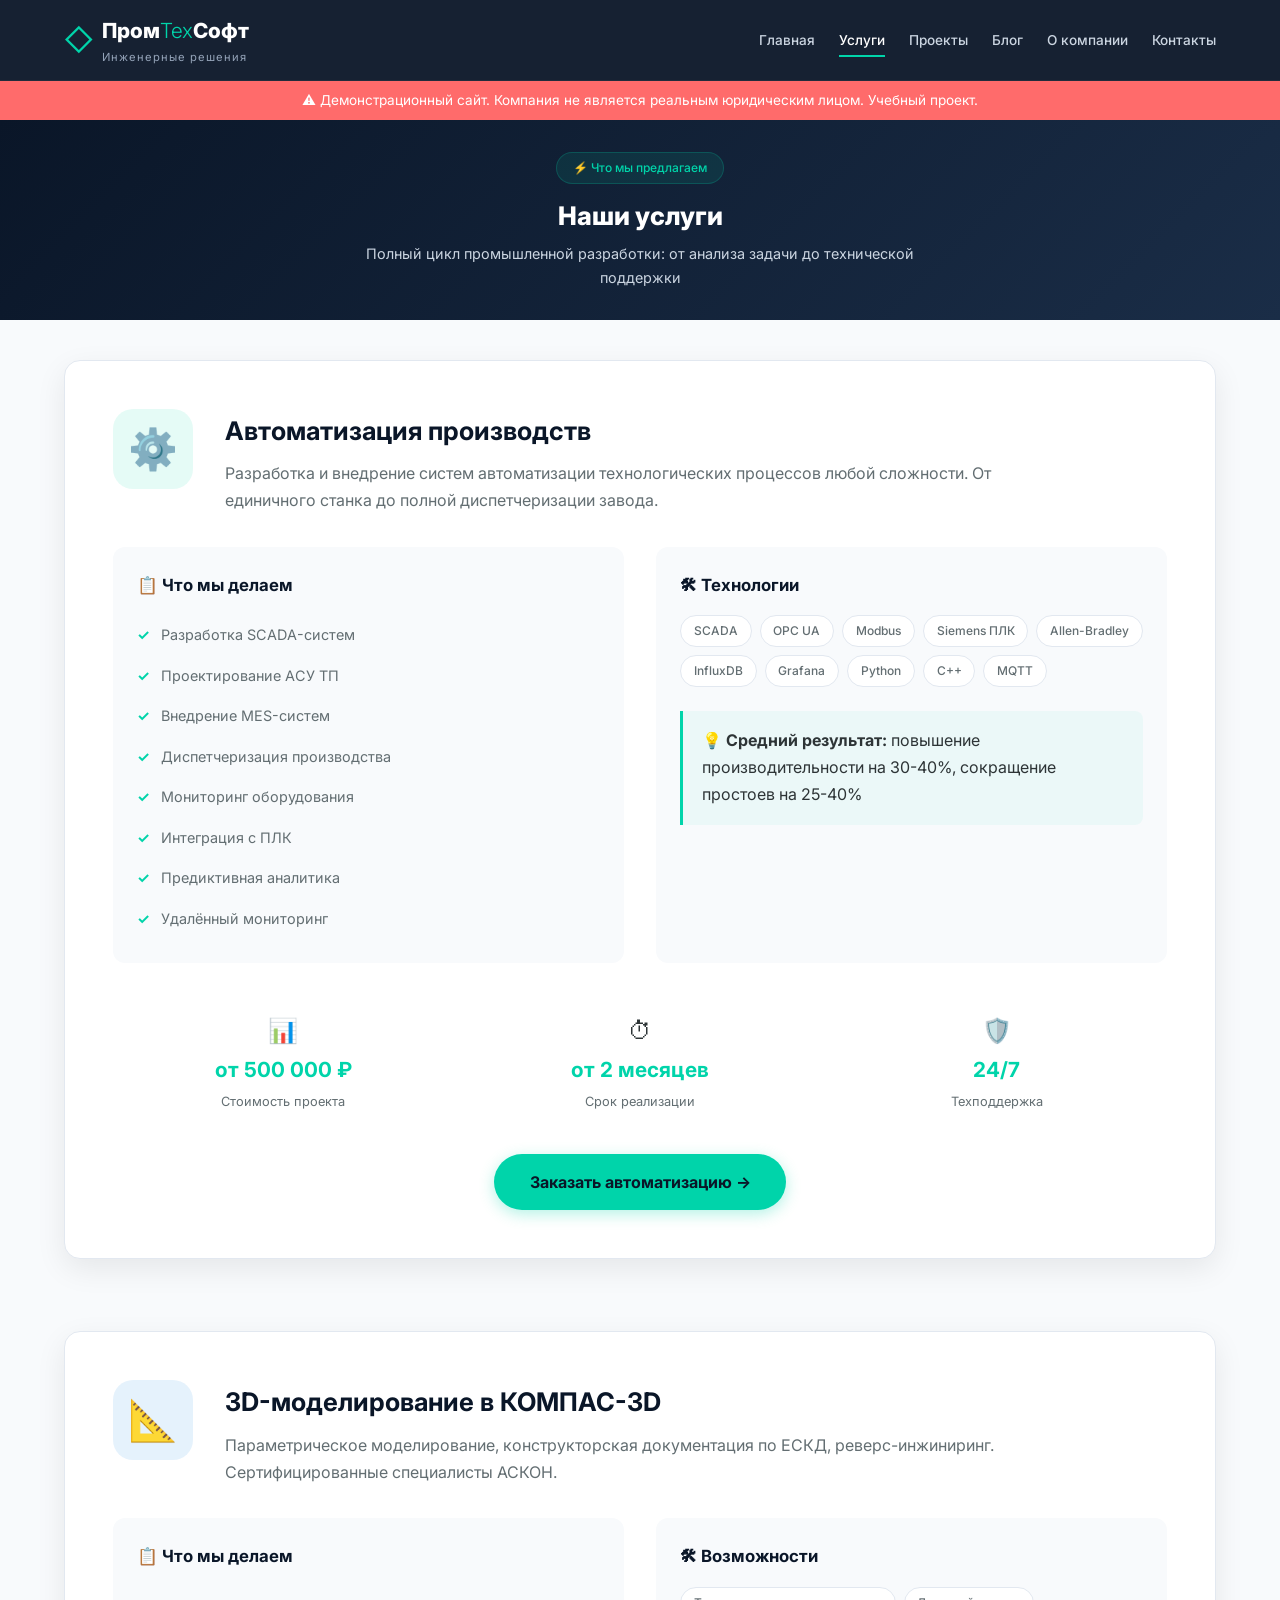
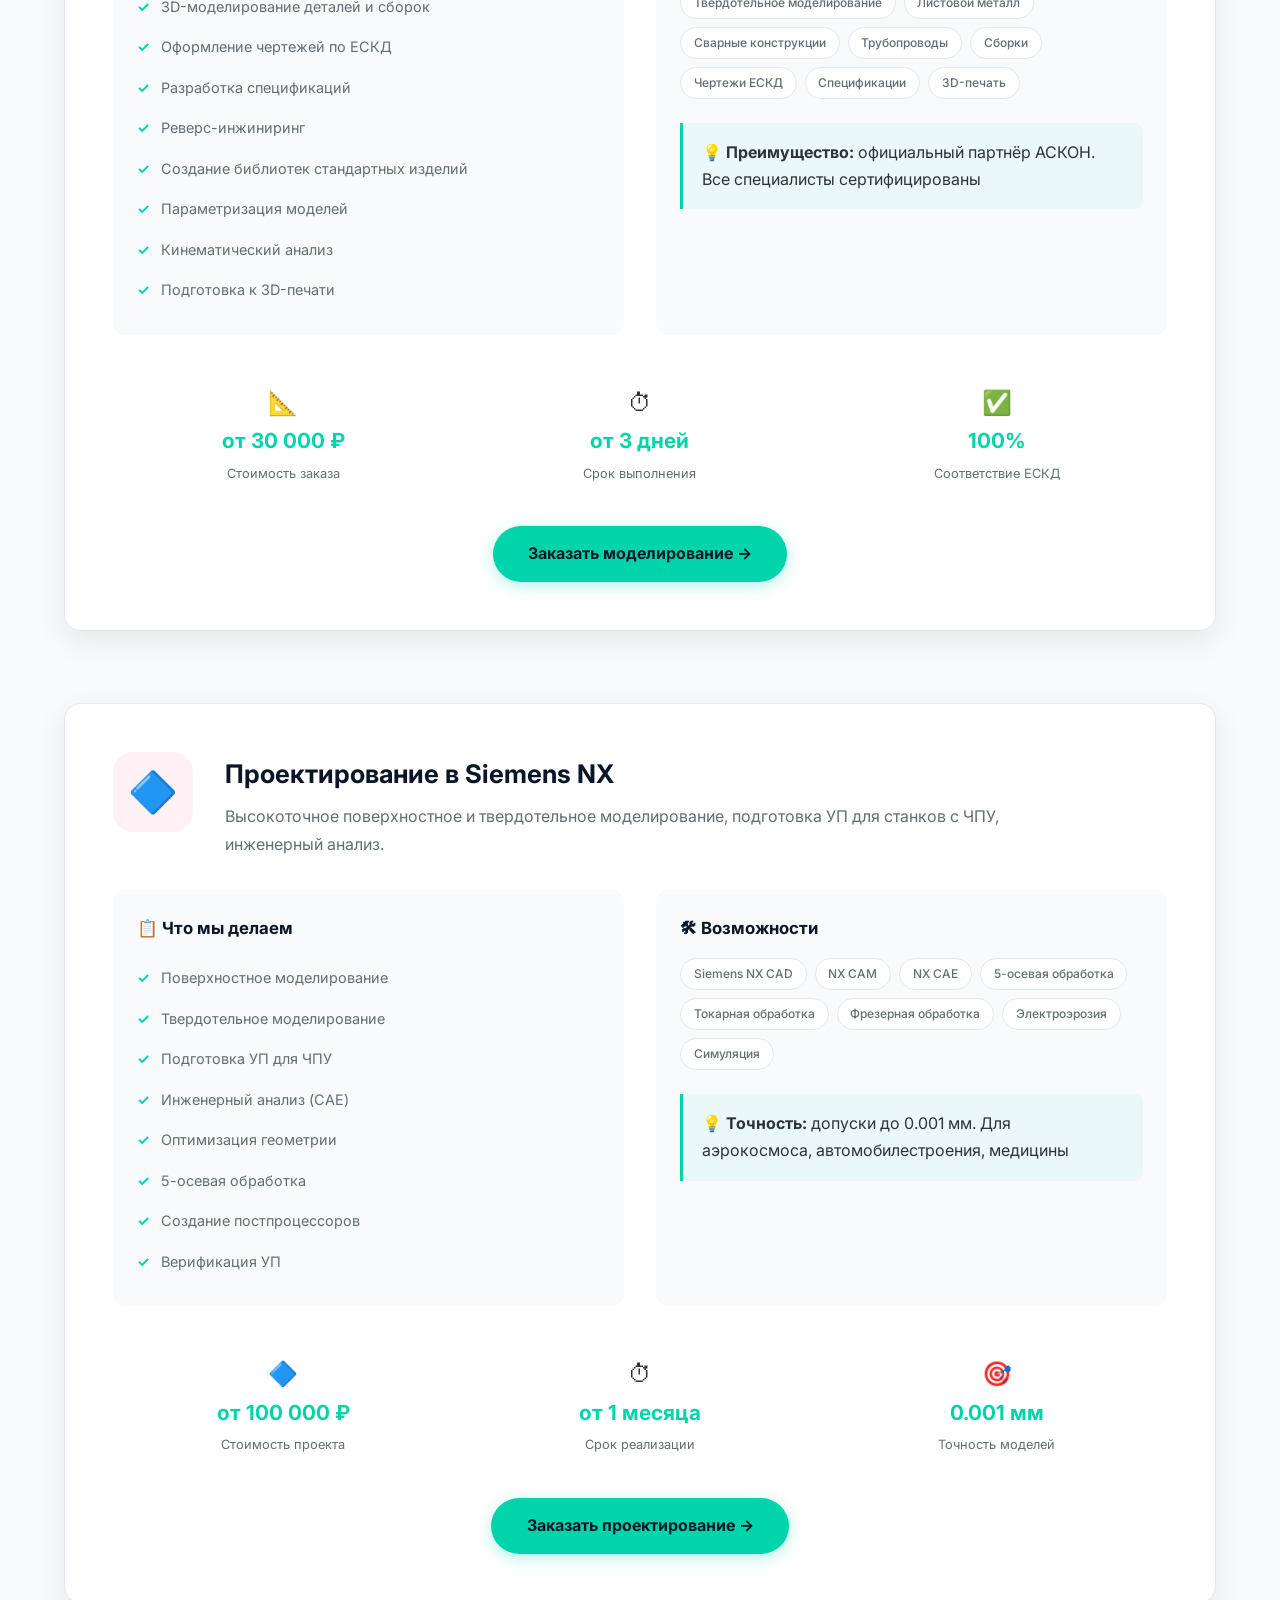
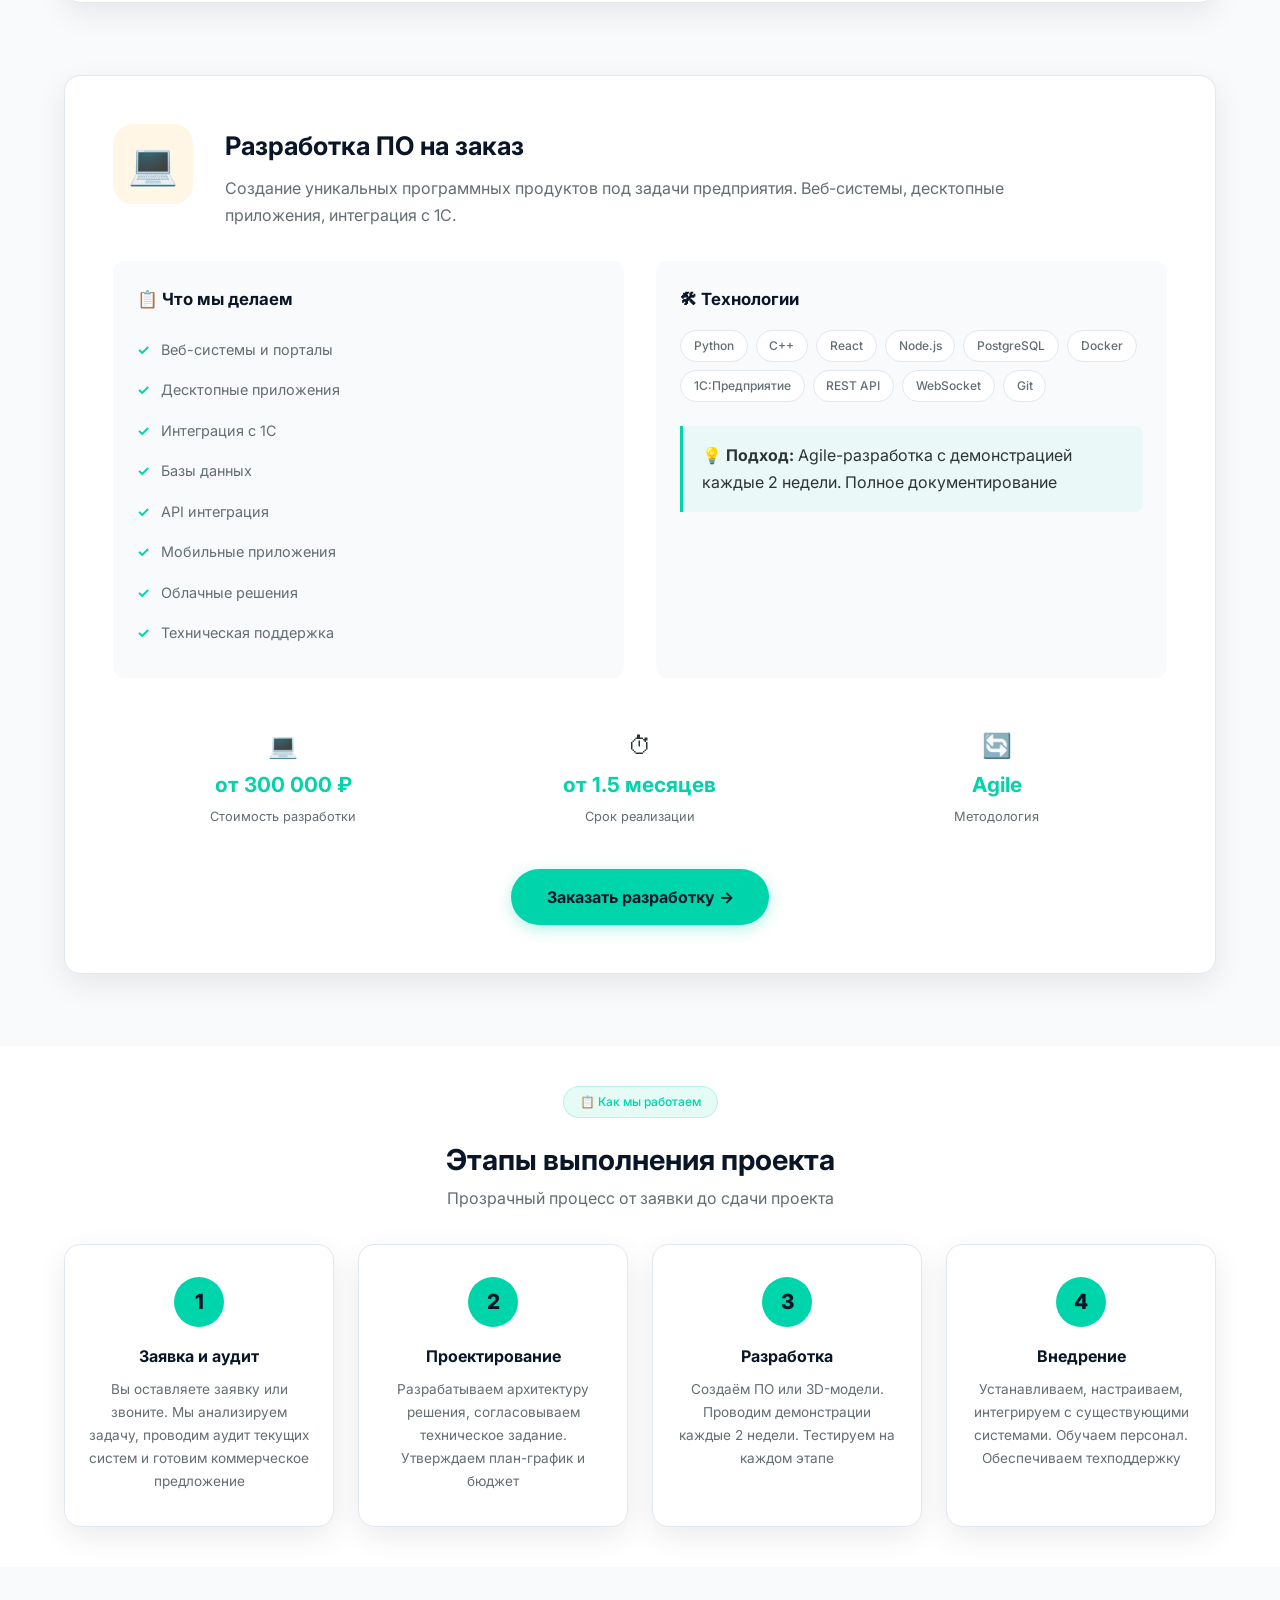
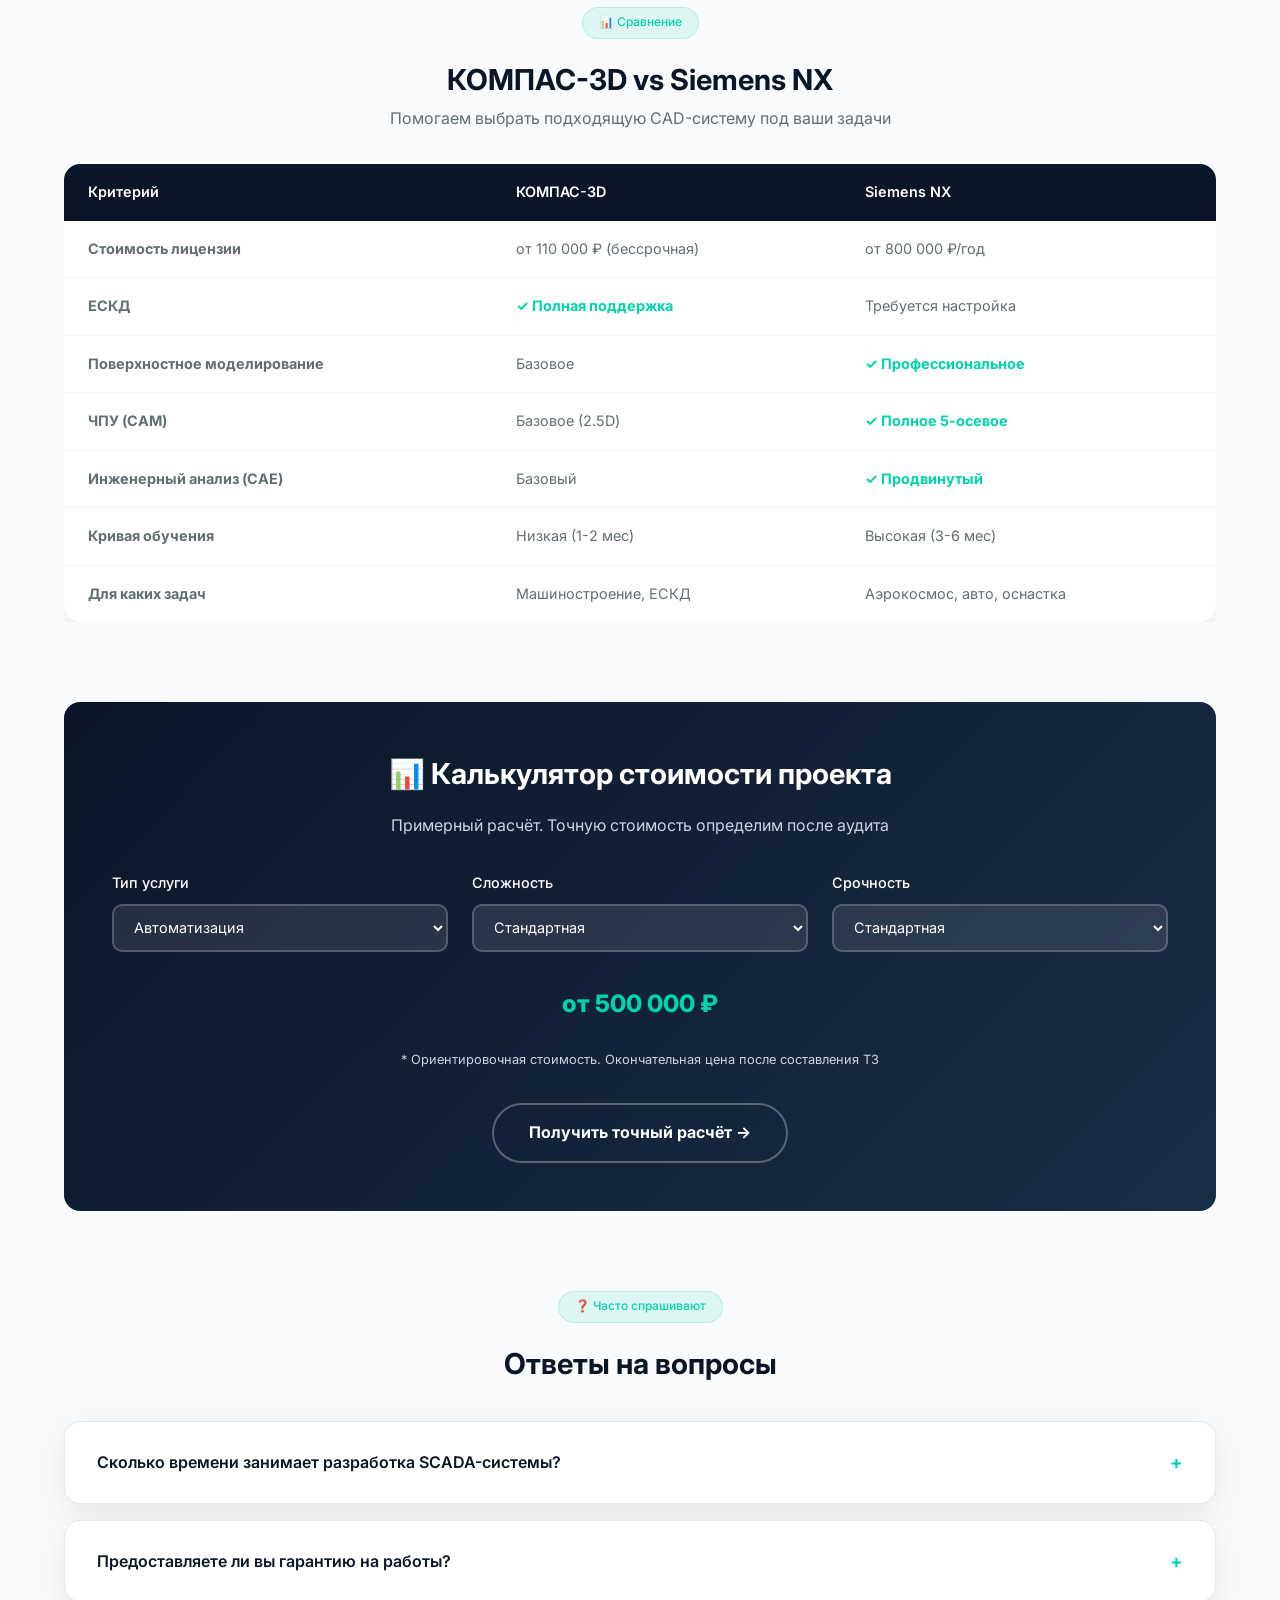
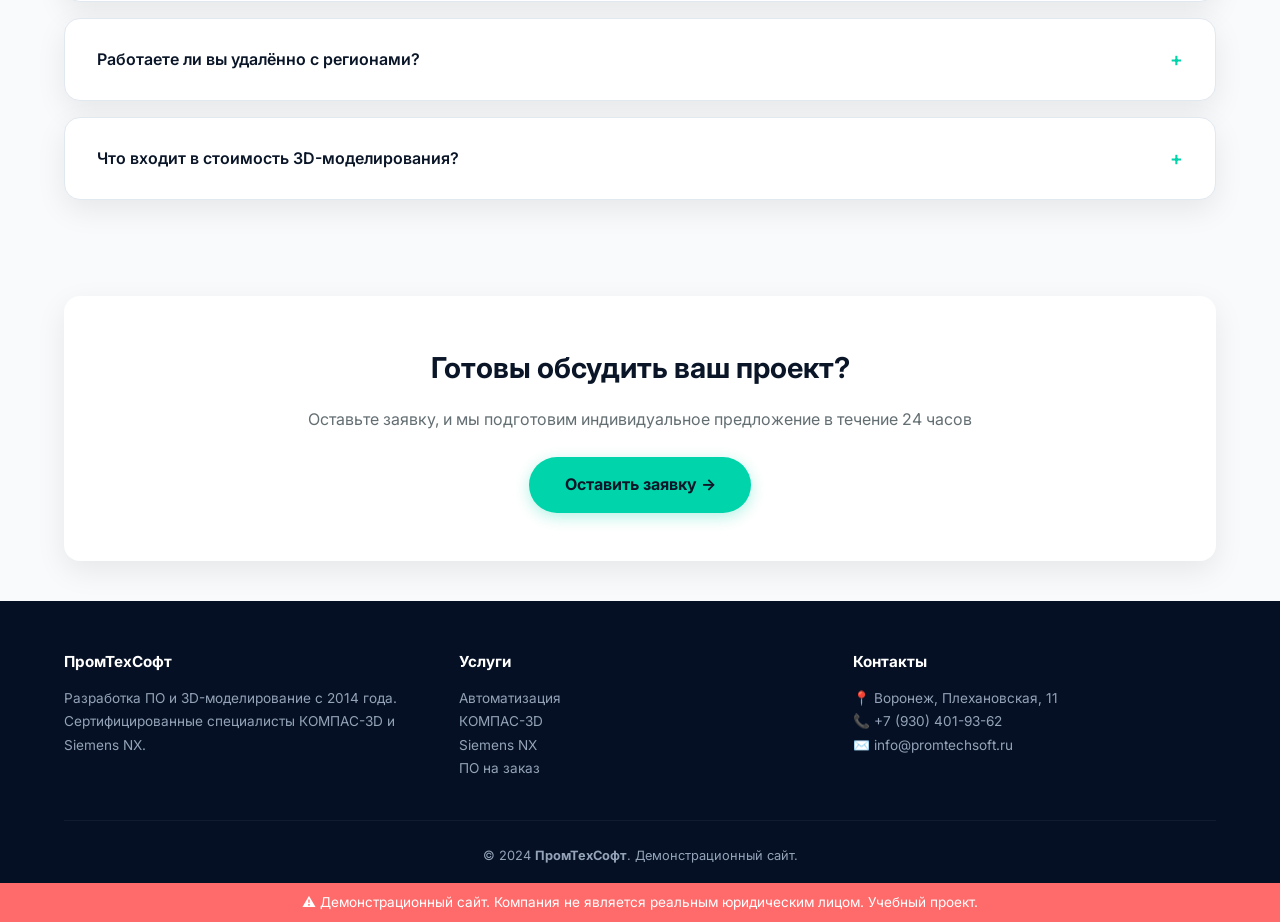
<file: frontend/static/services.html>
<!DOCTYPE html>
<html lang="ru">
<head>
    <meta charset="UTF-8">
    <meta name="viewport" content="width=device-width, initial-scale=1.0">
    <title>Услуги - ПромТехСофт | Автоматизация, 3D-моделирование, разработка ПО</title>
    <meta name="description" content="Услуги ПромТехСофт: автоматизация производств (SCADA, АСУ ТП, MES), 3D-моделирование в КОМПАС-3D и Siemens NX, разработка ПО на заказ. Полный цикл работ.">
    <link rel="stylesheet" href="style.css">
    <link rel="stylesheet" href="animations.css">
    <link href="https://fonts.googleapis.com/css2?family=Inter:wght@300;400;500;600;700;800;900&display=swap" rel="stylesheet">


    <!-- Yandex.Metrika counter -->
    <script type="text/javascript">
        (function(m,e,t,r,i,k,a){
            m[i]=m[i]||function(){(m[i].a=m[i].a||[]).push(arguments)};
            m[i].l=1*new Date();
            for (var j = 0; j < document.scripts.length; j++) {if (document.scripts[j].src === r) { return; }}
            k=e.createElement(t),a=e.getElementsByTagName(t)[0],k.async=1,k.src=r,a.parentNode.insertBefore(k,a)
        })(window, document,'script','https://mc.yandex.ru/metrika/tag.js?id=110703368', 'ym');
        ym(110703368, 'init', {clickmap:true, trackLinks:true, accurateTrackBounce:true, webvisor:true});
    </script>
    <noscript><div><img src="https://mc.yandex.ru/watch/110703368" style="position:absolute; left:-9999px;" alt="" /></div></noscript>

    <style>
        :root {
            --primary: #0a1628;
            --accent: #00d4aa;
            --accent-hover: #00f0c8;
            --white: #ffffff;
            --gray-50: #f8fafc;
            --gray-100: #f1f5f9;
            --gray-200: #e2e8f0;
            --gray-300: #cbd5e1;
            --gray-400: #94a3b8;
            --gray-500: #64748b;
            --text: #2d3436;
            --text-light: #636e72;
            --radius: 16px;
            --shadow: 0 10px 30px rgba(0,0,0,0.08);
            --shadow-hover: 0 20px 40px rgba(0,0,0,0.15);
            --transition: 0.3s cubic-bezier(0.4, 0, 0.2, 1);
        }

        * { margin: 0; padding: 0; box-sizing: border-box; }

        body {
            font-family: 'Inter', -apple-system, sans-serif;
            line-height: 1.7;
            color: var(--text);
            background: var(--gray-50);
        }

        .container { max-width: 1200px; margin: 0 auto; padding: 0 24px; }

        .demo-banner {
            background: #ff6b6b;
            color: white;
            text-align: center;
            padding: 0.5rem;
            font-size: 0.85rem;
        }

        /* Шапка */
        .header {
            background: rgba(10, 22, 40, 0.95);
            backdrop-filter: blur(20px);
            color: white;
            padding: 0.8rem 0;
            position: sticky;
            top: 0;
            z-index: 1000;
        }

        .navbar { display: flex; justify-content: space-between; align-items: center; }
        .logo { display: flex; align-items: center; gap: 0.5rem; text-decoration: none; color: white; }
        .logo-icon { font-size: 1.8rem; color: var(--accent); }
        .logo h1 { font-size: 1.3rem; font-weight: 800; }
        .logo h1 span { color: var(--accent); font-weight: 300; }
        .tagline { font-size: 0.7rem; color: var(--gray-400); letter-spacing: 1px; }

        .nav-menu { display: flex; list-style: none; gap: 1.5rem; }
        .nav-menu a { color: var(--gray-300); text-decoration: none; font-weight: 500; font-size: 0.85rem; padding: 0.4rem 0; border-bottom: 2px solid transparent; transition: var(--transition); }
        .nav-menu a:hover, .nav-menu a.active { color: white; border-bottom-color: var(--accent); }

        .burger { display: none; flex-direction: column; gap: 5px; background: none; border: none; cursor: pointer; padding: 5px; }
        .burger span { width: 25px; height: 2px; background: white; display: block; transition: var(--transition); }
        .burger.active span:nth-child(1) { transform: rotate(45deg) translate(5px, 5px); }
        .burger.active span:nth-child(2) { opacity: 0; }
        .burger.active span:nth-child(3) { transform: rotate(-45deg) translate(5px, -5px); }

        /* Hero */
        .page-header {
            background: linear-gradient(135deg, var(--primary), #1a2d47);
            color: white;
            padding: 2rem 0 1.8rem;
            text-align: center;
        }

        .badge {
            display: inline-block;
            background: rgba(0, 212, 170, 0.1);
            color: var(--accent);
            padding: 0.3rem 1rem;
            border-radius: 50px;
            font-size: 0.75rem;
            font-weight: 500;
            margin-bottom: 0.6rem;
            border: 1px solid rgba(0, 212, 170, 0.2);
        }

        .page-header h2 { font-size: 1.6rem; font-weight: 800; margin-bottom: 0.3rem; }
        .page-header p { color: var(--gray-300); font-size: 0.9rem; max-width: 600px; margin: 0 auto; }

        section { padding: 2.5rem 0; }

        /* Секция услуги */
        .service-section {
            background: white;
            border-radius: var(--radius);
            padding: 3rem;
            box-shadow: var(--shadow);
            border: 1px solid var(--gray-200);
            margin-bottom: 2rem;
            transition: var(--transition);
        }

        .service-section:hover {
            box-shadow: var(--shadow-hover);
        }

        .service-header {
            display: flex;
            align-items: flex-start;
            gap: 2rem;
            margin-bottom: 2rem;
            flex-wrap: wrap;
        }

        .service-icon-large {
            width: 80px;
            height: 80px;
            border-radius: 20px;
            display: flex;
            align-items: center;
            justify-content: center;
            font-size: 2.5rem;
            flex-shrink: 0;
        }

        .icon-automation { background: rgba(0, 212, 170, 0.1); }
        .icon-kompas { background: rgba(9, 132, 227, 0.1); }
        .icon-siemens { background: rgba(253, 121, 168, 0.1); }
        .icon-software { background: rgba(255, 165, 2, 0.1); }

        .service-title-block h3 {
            font-size: 1.6rem;
            color: var(--primary);
            margin-bottom: 0.5rem;
        }

        .service-title-block p {
            color: var(--text-light);
            font-size: 1rem;
            max-width: 800px;
        }

        .service-details-grid {
            display: grid;
            grid-template-columns: 1fr 1fr;
            gap: 2rem;
            margin-bottom: 2rem;
        }

        .service-detail-card {
            background: var(--gray-50);
            padding: 1.5rem;
            border-radius: 12px;
        }

        .service-detail-card h4 {
            color: var(--primary);
            margin-bottom: 1rem;
            font-size: 1.05rem;
            display: flex;
            align-items: center;
            gap: 0.5rem;
        }

        .service-detail-card ul {
            list-style: none;
        }

        .service-detail-card ul li {
            padding: 0.5rem 0 0.5rem 1.5rem;
            position: relative;
            color: var(--text-light);
            font-size: 0.9rem;
        }

        .service-detail-card ul li::before {
            content: '✓';
            position: absolute;
            left: 0;
            color: var(--accent);
            font-weight: 700;
        }

        .tech-tags {
            display: flex;
            gap: 0.5rem;
            flex-wrap: wrap;
            margin-top: 1rem;
        }

        .tech-tag {
            background: white;
            padding: 0.3rem 0.8rem;
            border-radius: 20px;
            font-size: 0.75rem;
            color: var(--text-light);
            font-weight: 500;
            border: 1px solid var(--gray-200);
        }

        .service-benefits {
            display: grid;
            grid-template-columns: repeat(3, 1fr);
            gap: 1rem;
            margin-top: 1.5rem;
        }

        .benefit-item {
            text-align: center;
            padding: 1rem;
        }

        .benefit-icon {
            font-size: 1.5rem;
            margin-bottom: 0.3rem;
        }

        .benefit-value {
            font-size: 1.3rem;
            font-weight: 700;
            color: var(--accent);
            display: block;
        }

        .benefit-label {
            font-size: 0.8rem;
            color: var(--text-light);
        }

        /* Процесс работы */
        .process-section {
            text-align: center;
        }

        .process-grid {
            display: grid;
            grid-template-columns: repeat(4, 1fr);
            gap: 1.5rem;
            margin-top: 2rem;
        }

        .process-step {
            background: white;
            padding: 2rem 1.5rem;
            border-radius: var(--radius);
            box-shadow: var(--shadow);
            border: 1px solid var(--gray-200);
            position: relative;
            transition: var(--transition);
        }

        .process-step:hover {
            transform: translateY(-5px);
            box-shadow: var(--shadow-hover);
        }

        .step-number {
            width: 50px;
            height: 50px;
            background: var(--accent);
            color: var(--primary);
            border-radius: 50%;
            display: flex;
            align-items: center;
            justify-content: center;
            font-size: 1.3rem;
            font-weight: 800;
            margin: 0 auto 1rem;
        }

        .process-step h4 {
            color: var(--primary);
            margin-bottom: 0.5rem;
            font-size: 1rem;
        }

        .process-step p {
            color: var(--text-light);
            font-size: 0.85rem;
        }

        .process-arrow {
            display: none;
        }

        /* Сравнение технологий */
        .comparison-table {
            width: 100%;
            border-collapse: collapse;
            background: white;
            border-radius: var(--radius);
            overflow: hidden;
            box-shadow: var(--shadow);
        }

        .comparison-table th {
            background: var(--primary);
            color: white;
            padding: 1rem 1.5rem;
            text-align: left;
            font-weight: 600;
            font-size: 0.9rem;
        }

        .comparison-table td {
            padding: 1rem 1.5rem;
            border-bottom: 1px solid var(--gray-100);
            font-size: 0.9rem;
            color: var(--text-light);
        }

        .comparison-table tr:last-child td {
            border-bottom: none;
        }

        .comparison-table .check {
            color: var(--accent);
            font-weight: 700;
        }

        /* FAQ */
        .faq-item {
            background: white;
            border-radius: var(--radius);
            padding: 1.5rem 2rem;
            margin-bottom: 1rem;
            box-shadow: var(--shadow);
            border: 1px solid var(--gray-200);
            cursor: pointer;
            transition: var(--transition);
        }

        .faq-item:hover {
            box-shadow: var(--shadow-hover);
        }

        .faq-question {
            display: flex;
            justify-content: space-between;
            align-items: center;
            font-weight: 600;
            color: var(--primary);
            font-size: 1rem;
        }

        .faq-icon {
            font-size: 1.2rem;
            transition: transform 0.3s ease;
            color: var(--accent);
        }

        .faq-item.active .faq-icon {
            transform: rotate(45deg);
        }

        .faq-answer {
            max-height: 0;
            overflow: hidden;
            transition: max-height 0.4s ease, margin-top 0.4s ease;
            color: var(--text-light);
            font-size: 0.9rem;
        }

        .faq-item.active .faq-answer {
            max-height: 500px;
            margin-top: 1rem;
        }

        /* Калькулятор */
        .calculator {
            background: linear-gradient(135deg, var(--primary), #1a2d47);
            color: white;
            padding: 3rem;
            border-radius: var(--radius);
            text-align: center;
        }

        .calculator h2 {
            font-size: 1.8rem;
            margin-bottom: 0.8rem;
        }

        .calculator p {
            color: var(--gray-300);
            margin-bottom: 2rem;
        }

        .calc-grid {
            display: grid;
            grid-template-columns: repeat(3, 1fr);
            gap: 1.5rem;
            margin-bottom: 2rem;
        }

        .calc-item {
            text-align: left;
        }

        .calc-item label {
            display: block;
            margin-bottom: 0.5rem;
            font-weight: 500;
            font-size: 0.9rem;
        }

        .calc-item select,
        .calc-item input {
            width: 100%;
            padding: 0.8rem 1rem;
            border: 2px solid rgba(255,255,255,0.2);
            background: rgba(255,255,255,0.1);
            color: white;
            border-radius: 10px;
            font-size: 0.9rem;
            font-family: inherit;
        }

        .calc-item select option {
            background: var(--primary);
            color: white;
        }

        .calc-result {
            font-size: 1.5rem;
            font-weight: 800;
            color: var(--accent);
            margin-bottom: 1.5rem;
        }

        .calc-note {
            font-size: 0.8rem;
            color: var(--gray-400);
        }

        .btn {
            display: inline-flex;
            align-items: center;
            gap: 0.5rem;
            padding: 0.9rem 2.2rem;
            border-radius: 50px;
            text-decoration: none;
            font-weight: 700;
            font-size: 1rem;
            border: none;
            cursor: pointer;
            transition: var(--transition);
            font-family: inherit;
        }

        .btn-primary {
            background: var(--accent);
            color: var(--primary);
            box-shadow: 0 4px 15px rgba(0, 212, 170, 0.3);
        }
        .btn-primary:hover {
            background: var(--accent-hover);
            transform: translateY(-2px);
            box-shadow: 0 8px 25px rgba(0, 212, 170, 0.4);
        }

        .btn-outline {
            border: 2px solid rgba(255,255,255,0.3);
            color: white;
            background: transparent;
        }
        .btn-outline:hover {
            background: rgba(255,255,255,0.1);
            border-color: white;
        }

        .cta {
            text-align: center;
            padding: 3rem 0;
            background: white;
            border-radius: var(--radius);
            box-shadow: var(--shadow);
        }

        .cta h2 { font-size: 1.8rem; color: var(--primary); margin-bottom: 0.8rem; }
        .cta p { color: var(--text-light); margin-bottom: 1.5rem; }

        /* Футер */
        .footer { background: #051024; color: var(--gray-400); padding: 3rem 0 1rem; }
        .footer-grid { display: grid; grid-template-columns: repeat(auto-fit, minmax(200px, 1fr)); gap: 2rem; margin-bottom: 2.5rem; }
        .footer-col h4 { color: white; margin-bottom: 0.8rem; font-size: 0.95rem; }
        .footer-col p, .footer-col a { font-size: 0.85rem; color: var(--gray-400); text-decoration: none; }
        .footer-col a:hover { color: var(--accent); }
        .footer-bottom { text-align: center; padding-top: 1.5rem; border-top: 1px solid rgba(255,255,255,0.05); font-size: 0.8rem; }

        .scroll-top {
            position: fixed; bottom: 30px; right: 30px;
            width: 50px; height: 50px;
            background: var(--accent); color: var(--primary);
            border: none; border-radius: 50%;
            font-size: 1.5rem; cursor: pointer;
            opacity: 0; pointer-events: none;
            transition: var(--transition); z-index: 999;
            display: flex; align-items: center; justify-content: center;
            font-weight: 700;
        }

        .scroll-top.visible { opacity: 1; pointer-events: all; }

        .highlight-box {
            background: rgba(0, 212, 170, 0.05);
            border-left: 3px solid var(--accent);
            padding: 1rem 1.2rem;
            border-radius: 0 8px 8px 0;
            margin: 1.5rem 0;
        }

        @media (max-width: 768px) {
            .burger { display: flex; }
            .nav-menu { display: none; position: fixed; top: 60px; left: 0; right: 0; background: var(--primary); flex-direction: column; padding: 2rem; text-align: center; gap: 1rem; z-index: 1000; }
            .nav-menu.active { display: flex; }
            .service-section { padding: 2rem; }
            .service-details-grid { grid-template-columns: 1fr; }
            .service-benefits { grid-template-columns: repeat(2, 1fr); }
            .process-grid { grid-template-columns: repeat(2, 1fr); }
            .calc-grid { grid-template-columns: 1fr; }
            .service-header { flex-direction: column; align-items: center; text-align: center; }
        }

        @media (max-width: 480px) {
            .service-benefits { grid-template-columns: 1fr; }
            .process-grid { grid-template-columns: 1fr; }
        }
    </style>
</head>
<body>
<header class="header" id="header">
    <div class="container">
        <nav class="navbar">
            <a href="index.html" class="logo">
                <span class="logo-icon">◇</span>
                <div>
                    <h1>Пром<span>Тех</span>Софт</h1>
                    <p class="tagline">Инженерные решения</p>
                </div>
            </a>
            <ul class="nav-menu" id="navMenu">
                <li><a href="index.html">Главная</a></li>
                <li><a href="services.html" class="active">Услуги</a></li>
                <li><a href="projects.html">Проекты</a></li>
                <li><a href="blog.html">Блог</a></li>
                <li><a href="about.html">О компании</a></li>
                <li><a href="contacts.html">Контакты</a></li>
            </ul>
            <button class="burger" id="burger" aria-label="Меню">
                <span></span><span></span><span></span>
            </button>
        </nav>
    </div>
</header>

<main>
    <div class="demo-banner">
        ⚠️ Демонстрационный сайт. Компания не является реальным юридическим лицом. Учебный проект.
    </div>

    <!-- Hero -->
    <section class="page-header">
        <div class="container">
            <span class="badge">⚡ Что мы предлагаем</span>
            <h2>Наши услуги</h2>
            <p>Полный цикл промышленной разработки: от анализа задачи до технической поддержки</p>
        </div>
    </section>

    <!-- Услуга 1: Автоматизация -->
    <section>
        <div class="container">
            <div class="service-section" id="automation">
                <div class="service-header">
                    <div class="service-icon-large icon-automation">⚙️</div>
                    <div class="service-title-block">
                        <h3>Автоматизация производств</h3>
                        <p>Разработка и внедрение систем автоматизации технологических процессов любой сложности. От единичного станка до полной диспетчеризации завода.</p>
                    </div>
                </div>

                <div class="service-details-grid">
                    <div class="service-detail-card">
                        <h4>📋 Что мы делаем</h4>
                        <ul>
                            <li>Разработка SCADA-систем</li>
                            <li>Проектирование АСУ ТП</li>
                            <li>Внедрение MES-систем</li>
                            <li>Диспетчеризация производства</li>
                            <li>Мониторинг оборудования</li>
                            <li>Интеграция с ПЛК</li>
                            <li>Предиктивная аналитика</li>
                            <li>Удалённый мониторинг</li>
                        </ul>
                    </div>
                    <div class="service-detail-card">
                        <h4>🛠 Технологии</h4>
                        <div class="tech-tags">
                            <span class="tech-tag">SCADA</span>
                            <span class="tech-tag">OPC UA</span>
                            <span class="tech-tag">Modbus</span>
                            <span class="tech-tag">Siemens ПЛК</span>
                            <span class="tech-tag">Allen-Bradley</span>
                            <span class="tech-tag">InfluxDB</span>
                            <span class="tech-tag">Grafana</span>
                            <span class="tech-tag">Python</span>
                            <span class="tech-tag">C++</span>
                            <span class="tech-tag">MQTT</span>
                        </div>
                        <div class="highlight-box">
                            <strong>💡 Средний результат:</strong> повышение производительности на 30-40%, сокращение простоев на 25-40%
                        </div>
                    </div>
                </div>

                <div class="service-benefits">
                    <div class="benefit-item">
                        <span class="benefit-icon">📊</span>
                        <span class="benefit-value">от 500 000 ₽</span>
                        <span class="benefit-label">Стоимость проекта</span>
                    </div>
                    <div class="benefit-item">
                        <span class="benefit-icon">⏱</span>
                        <span class="benefit-value">от 2 месяцев</span>
                        <span class="benefit-label">Срок реализации</span>
                    </div>
                    <div class="benefit-item">
                        <span class="benefit-icon">🛡️</span>
                        <span class="benefit-value">24/7</span>
                        <span class="benefit-label">Техподдержка</span>
                    </div>
                </div>

                <div style="text-align: center; margin-top: 1.5rem;">
                    <a href="contacts.html" class="btn btn-primary">Заказать автоматизацию →</a>
                </div>
            </div>
        </div>
    </section>

    <!-- Услуга 2: КОМПАС-3D -->
    <section style="padding-top: 0;">
        <div class="container">
            <div class="service-section" id="kompas">
                <div class="service-header">
                    <div class="service-icon-large icon-kompas">📐</div>
                    <div class="service-title-block">
                        <h3>3D-моделирование в КОМПАС-3D</h3>
                        <p>Параметрическое моделирование, конструкторская документация по ЕСКД, реверс-инжиниринг. Сертифицированные специалисты АСКОН.</p>
                    </div>
                </div>

                <div class="service-details-grid">
                    <div class="service-detail-card">
                        <h4>📋 Что мы делаем</h4>
                        <ul>
                            <li>3D-моделирование деталей и сборок</li>
                            <li>Оформление чертежей по ЕСКД</li>
                            <li>Разработка спецификаций</li>
                            <li>Реверс-инжиниринг</li>
                            <li>Создание библиотек стандартных изделий</li>
                            <li>Параметризация моделей</li>
                            <li>Кинематический анализ</li>
                            <li>Подготовка к 3D-печати</li>
                        </ul>
                    </div>
                    <div class="service-detail-card">
                        <h4>🛠 Возможности</h4>
                        <div class="tech-tags">
                            <span class="tech-tag">Твердотельное моделирование</span>
                            <span class="tech-tag">Листовой металл</span>
                            <span class="tech-tag">Сварные конструкции</span>
                            <span class="tech-tag">Трубопроводы</span>
                            <span class="tech-tag">Сборки</span>
                            <span class="tech-tag">Чертежи ЕСКД</span>
                            <span class="tech-tag">Спецификации</span>
                            <span class="tech-tag">3D-печать</span>
                        </div>
                        <div class="highlight-box">
                            <strong>💡 Преимущество:</strong> официальный партнёр АСКОН. Все специалисты сертифицированы
                        </div>
                    </div>
                </div>

                <div class="service-benefits">
                    <div class="benefit-item">
                        <span class="benefit-icon">📐</span>
                        <span class="benefit-value">от 30 000 ₽</span>
                        <span class="benefit-label">Стоимость заказа</span>
                    </div>
                    <div class="benefit-item">
                        <span class="benefit-icon">⏱</span>
                        <span class="benefit-value">от 3 дней</span>
                        <span class="benefit-label">Срок выполнения</span>
                    </div>
                    <div class="benefit-item">
                        <span class="benefit-icon">✅</span>
                        <span class="benefit-value">100%</span>
                        <span class="benefit-label">Соответствие ЕСКД</span>
                    </div>
                </div>

                <div style="text-align: center; margin-top: 1.5rem;">
                    <a href="contacts.html" class="btn btn-primary">Заказать моделирование →</a>
                </div>
            </div>
        </div>
    </section>

    <!-- Услуга 3: Siemens NX -->
    <section style="padding-top: 0;">
        <div class="container">
            <div class="service-section" id="nx">
                <div class="service-header">
                    <div class="service-icon-large icon-siemens">🔷</div>
                    <div class="service-title-block">
                        <h3>Проектирование в Siemens NX</h3>
                        <p>Высокоточное поверхностное и твердотельное моделирование, подготовка УП для станков с ЧПУ, инженерный анализ.</p>
                    </div>
                </div>

                <div class="service-details-grid">
                    <div class="service-detail-card">
                        <h4>📋 Что мы делаем</h4>
                        <ul>
                            <li>Поверхностное моделирование</li>
                            <li>Твердотельное моделирование</li>
                            <li>Подготовка УП для ЧПУ</li>
                            <li>Инженерный анализ (CAE)</li>
                            <li>Оптимизация геометрии</li>
                            <li>5-осевая обработка</li>
                            <li>Создание постпроцессоров</li>
                            <li>Верификация УП</li>
                        </ul>
                    </div>
                    <div class="service-detail-card">
                        <h4>🛠 Возможности</h4>
                        <div class="tech-tags">
                            <span class="tech-tag">Siemens NX CAD</span>
                            <span class="tech-tag">NX CAM</span>
                            <span class="tech-tag">NX CAE</span>
                            <span class="tech-tag">5-осевая обработка</span>
                            <span class="tech-tag">Токарная обработка</span>
                            <span class="tech-tag">Фрезерная обработка</span>
                            <span class="tech-tag">Электроэрозия</span>
                            <span class="tech-tag">Симуляция</span>
                        </div>
                        <div class="highlight-box">
                            <strong>💡 Точность:</strong> допуски до 0.001 мм. Для аэрокосмоса, автомобилестроения, медицины
                        </div>
                    </div>
                </div>

                <div class="service-benefits">
                    <div class="benefit-item">
                        <span class="benefit-icon">🔷</span>
                        <span class="benefit-value">от 100 000 ₽</span>
                        <span class="benefit-label">Стоимость проекта</span>
                    </div>
                    <div class="benefit-item">
                        <span class="benefit-icon">⏱</span>
                        <span class="benefit-value">от 1 месяца</span>
                        <span class="benefit-label">Срок реализации</span>
                    </div>
                    <div class="benefit-item">
                        <span class="benefit-icon">🎯</span>
                        <span class="benefit-value">0.001 мм</span>
                        <span class="benefit-label">Точность моделей</span>
                    </div>
                </div>

                <div style="text-align: center; margin-top: 1.5rem;">
                    <a href="contacts.html" class="btn btn-primary">Заказать проектирование →</a>
                </div>
            </div>
        </div>
    </section>

    <!-- Услуга 4: ПО на заказ -->
    <section style="padding-top: 0;">
        <div class="container">
            <div class="service-section" id="custom">
                <div class="service-header">
                    <div class="service-icon-large icon-software">💻</div>
                    <div class="service-title-block">
                        <h3>Разработка ПО на заказ</h3>
                        <p>Создание уникальных программных продуктов под задачи предприятия. Веб-системы, десктопные приложения, интеграция с 1С.</p>
                    </div>
                </div>

                <div class="service-details-grid">
                    <div class="service-detail-card">
                        <h4>📋 Что мы делаем</h4>
                        <ul>
                            <li>Веб-системы и порталы</li>
                            <li>Десктопные приложения</li>
                            <li>Интеграция с 1С</li>
                            <li>Базы данных</li>
                            <li>API интеграция</li>
                            <li>Мобильные приложения</li>
                            <li>Облачные решения</li>
                            <li>Техническая поддержка</li>
                        </ul>
                    </div>
                    <div class="service-detail-card">
                        <h4>🛠 Технологии</h4>
                        <div class="tech-tags">
                            <span class="tech-tag">Python</span>
                            <span class="tech-tag">C++</span>
                            <span class="tech-tag">React</span>
                            <span class="tech-tag">Node.js</span>
                            <span class="tech-tag">PostgreSQL</span>
                            <span class="tech-tag">Docker</span>
                            <span class="tech-tag">1С:Предприятие</span>
                            <span class="tech-tag">REST API</span>
                            <span class="tech-tag">WebSocket</span>
                            <span class="tech-tag">Git</span>
                        </div>
                        <div class="highlight-box">
                            <strong>💡 Подход:</strong> Agile-разработка с демонстрацией каждые 2 недели. Полное документирование
                        </div>
                    </div>
                </div>

                <div class="service-benefits">
                    <div class="benefit-item">
                        <span class="benefit-icon">💻</span>
                        <span class="benefit-value">от 300 000 ₽</span>
                        <span class="benefit-label">Стоимость разработки</span>
                    </div>
                    <div class="benefit-item">
                        <span class="benefit-icon">⏱</span>
                        <span class="benefit-value">от 1.5 месяцев</span>
                        <span class="benefit-label">Срок реализации</span>
                    </div>
                    <div class="benefit-item">
                        <span class="benefit-icon">🔄</span>
                        <span class="benefit-value">Agile</span>
                        <span class="benefit-label">Методология</span>
                    </div>
                </div>

                <div style="text-align: center; margin-top: 1.5rem;">
                    <a href="contacts.html" class="btn btn-primary">Заказать разработку →</a>
                </div>
            </div>
        </div>
    </section>

    <!-- Процесс работы -->
    <section style="background: white;">
        <div class="container process-section">
            <span class="badge">📋 Как мы работаем</span>
            <h2 style="font-size: 1.8rem; color: var(--primary); margin-top: 0.5rem;">Этапы выполнения проекта</h2>
            <p style="color: var(--text-light);">Прозрачный процесс от заявки до сдачи проекта</p>

            <div class="process-grid">
                <div class="process-step">
                    <div class="step-number">1</div>
                    <h4>Заявка и аудит</h4>
                    <p>Вы оставляете заявку или звоните. Мы анализируем задачу, проводим аудит текущих систем и готовим коммерческое предложение</p>
                </div>
                <div class="process-step">
                    <div class="step-number">2</div>
                    <h4>Проектирование</h4>
                    <p>Разрабатываем архитектуру решения, согласовываем техническое задание. Утверждаем план-график и бюджет</p>
                </div>
                <div class="process-step">
                    <div class="step-number">3</div>
                    <h4>Разработка</h4>
                    <p>Создаём ПО или 3D-модели. Проводим демонстрации каждые 2 недели. Тестируем на каждом этапе</p>
                </div>
                <div class="process-step">
                    <div class="step-number">4</div>
                    <h4>Внедрение</h4>
                    <p>Устанавливаем, настраиваем, интегрируем с существующими системами. Обучаем персонал. Обеспечиваем техподдержку</p>
                </div>
            </div>
        </div>
    </section>

    <!-- Сравнение CAD-систем -->
    <section>
        <div class="container">
            <div style="text-align: center; margin-bottom: 2rem;">
                <span class="badge">📊 Сравнение</span>
                <h2 style="font-size: 1.8rem; color: var(--primary); margin-top: 0.5rem;">КОМПАС-3D vs Siemens NX</h2>
                <p style="color: var(--text-light);">Помогаем выбрать подходящую CAD-систему под ваши задачи</p>
            </div>

            <div style="overflow-x: auto;">
                <table class="comparison-table">
                    <thead>
                    <tr>
                        <th>Критерий</th>
                        <th>КОМПАС-3D</th>
                        <th>Siemens NX</th>
                    </tr>
                    </thead>
                    <tbody>
                    <tr>
                        <td><strong>Стоимость лицензии</strong></td>
                        <td>от 110 000 ₽ (бессрочная)</td>
                        <td>от 800 000 ₽/год</td>
                    </tr>
                    <tr>
                        <td><strong>ЕСКД</strong></td>
                        <td><span class="check">✓ Полная поддержка</span></td>
                        <td>Требуется настройка</td>
                    </tr>
                    <tr>
                        <td><strong>Поверхностное моделирование</strong></td>
                        <td>Базовое</td>
                        <td><span class="check">✓ Профессиональное</span></td>
                    </tr>
                    <tr>
                        <td><strong>ЧПУ (CAM)</strong></td>
                        <td>Базовое (2.5D)</td>
                        <td><span class="check">✓ Полное 5-осевое</span></td>
                    </tr>
                    <tr>
                        <td><strong>Инженерный анализ (CAE)</strong></td>
                        <td>Базовый</td>
                        <td><span class="check">✓ Продвинутый</span></td>
                    </tr>
                    <tr>
                        <td><strong>Кривая обучения</strong></td>
                        <td>Низкая (1-2 мес)</td>
                        <td>Высокая (3-6 мес)</td>
                    </tr>
                    <tr>
                        <td><strong>Для каких задач</strong></td>
                        <td>Машиностроение, ЕСКД</td>
                        <td>Аэрокосмос, авто, оснастка</td>
                    </tr>
                    </tbody>
                </table>
            </div>
        </div>
    </section>

    <!-- Калькулятор стоимости (демо) -->
    <section>
        <div class="container">
            <div class="calculator">
                <h2>📊 Калькулятор стоимости проекта</h2>
                <p>Примерный расчёт. Точную стоимость определим после аудита</p>

                <div class="calc-grid">
                    <div class="calc-item">
                        <label>Тип услуги</label>
                        <select id="calcType">
                            <option value="automation">Автоматизация</option>
                            <option value="kompas">КОМПАС-3D</option>
                            <option value="siemens">Siemens NX</option>
                            <option value="software">Разработка ПО</option>
                        </select>
                    </div>
                    <div class="calc-item">
                        <label>Сложность</label>
                        <select id="calcComplexity">
                            <option value="1">Стандартная</option>
                            <option value="1.5">Повышенная</option>
                            <option value="2">Высокая</option>
                        </select>
                    </div>
                    <div class="calc-item">
                        <label>Срочность</label>
                        <select id="calcUrgency">
                            <option value="1">Стандартная</option>
                            <option value="1.3">Ускоренная (+30%)</option>
                            <option value="1.6">Срочная (+60%)</option>
                        </select>
                    </div>
                </div>

                <div class="calc-result" id="calcResult">от 500 000 ₽</div>
                <p class="calc-note">* Ориентировочная стоимость. Окончательная цена после составления ТЗ</p>

                <a href="contacts.html" class="btn btn-outline">Получить точный расчёт →</a>
            </div>
        </div>
    </section>

    <!-- FAQ -->
    <section>
        <div class="container">
            <div style="text-align: center; margin-bottom: 2rem;">
                <span class="badge">❓ Часто спрашивают</span>
                <h2 style="font-size: 1.8rem; color: var(--primary); margin-top: 0.5rem;">Ответы на вопросы</h2>
            </div>

            <div class="faq-item" onclick="toggleFaq(this)">
                <div class="faq-question">
                    <span>Сколько времени занимает разработка SCADA-системы?</span>
                    <span class="faq-icon">+</span>
                </div>
                <div class="faq-answer">
                    <p>Стандартный проект занимает 2-4 месяца. Срок зависит от количества подключаемого оборудования, сложности интеграции и требований к отчётности. Точный план-график предоставляем после аудита.</p>
                </div>
            </div>

            <div class="faq-item" onclick="toggleFaq(this)">
                <div class="faq-question">
                    <span>Предоставляете ли вы гарантию на работы?</span>
                    <span class="faq-icon">+</span>
                </div>
                <div class="faq-answer">
                    <p>Да, мы предоставляем гарантию 12 месяцев на все выполненные работы. В течение этого срока бесплатно устраняем любые дефекты. Также доступна расширенная техподдержка 24/7 для критических систем.</p>
                </div>
            </div>

            <div class="faq-item" onclick="toggleFaq(this)">
                <div class="faq-question">
                    <span>Работаете ли вы удалённо с регионами?</span>
                    <span class="faq-icon">+</span>
                </div>
                <div class="faq-answer">
                    <p>Да, большинство проектов мы ведём удалённо. Обследование проводим онлайн или выезжаем на место (включено в стоимость). У нас есть клиенты от Калининграда до Владивостока.</p>
                </div>
            </div>

            <div class="faq-item" onclick="toggleFaq(this)">
                <div class="faq-question">
                    <span>Что входит в стоимость 3D-моделирования?</span>
                    <span class="faq-icon">+</span>
                </div>
                <div class="faq-answer">
                    <p>В стоимость включено: создание 3D-модели, оформление чертежа по ЕСКД, спецификация (при необходимости), 2 итерации правок. Дополнительные правки и реверс-инжиниринг оплачиваются отдельно.</p>
                </div>
            </div>
        </div>
    </section>

    <!-- CTA -->
    <section>
        <div class="container">
            <div class="cta">
                <h2>Готовы обсудить ваш проект?</h2>
                <p>Оставьте заявку, и мы подготовим индивидуальное предложение в течение 24 часов</p>
                <a href="contacts.html" class="btn btn-primary">Оставить заявку →</a>
            </div>
        </div>
    </section>
</main>

<footer class="footer">
    <div class="container">
        <div class="footer-grid">
            <div class="footer-col">
                <h4>ПромТехСофт</h4>
                <p>Разработка ПО и 3D-моделирование с 2014 года. Сертифицированные специалисты КОМПАС-3D и Siemens NX.</p>
            </div>
            <div class="footer-col">
                <h4>Услуги</h4>
                <p><a href="#automation">Автоматизация</a></p>
                <p><a href="#kompas">КОМПАС-3D</a></p>
                <p><a href="#nx">Siemens NX</a></p>
                <p><a href="#custom">ПО на заказ</a></p>
            </div>
            <div class="footer-col">
                <h4>Контакты</h4>
                <p>📍 Воронеж, Плехановская, 11</p>
                <p>📞 +7 (930) 401-93-62</p>
                <p>✉️ info@promtechsoft.ru</p>
            </div>
        </div>
        <div class="footer-bottom">
            <p>© 2024 <strong>ПромТехСофт</strong>. Демонстрационный сайт.</p>
        </div>
    </div>
</footer>

<div style="background: #ff6b6b; color: white; text-align: center; padding: 0.5rem; font-size: 0.85rem;">
    ⚠️ Демонстрационный сайт. Компания не является реальным юридическим лицом. Учебный проект.
</div>

<button class="scroll-top" id="scrollTop" aria-label="Наверх">↑</button>

<script>
    // Калькулятор стоимости
    const basePrices = {
        automation: 500000,
        kompas: 30000,
        siemens: 100000,
        software: 300000
    };

    function updateCalculator() {
        const type = document.getElementById('calcType').value;
        const complexity = parseFloat(document.getElementById('calcComplexity').value);
        const urgency = parseFloat(document.getElementById('calcUrgency').value);

        const base = basePrices[type];
        const total = Math.round(base * complexity * urgency);

        document.getElementById('calcResult').textContent =
            'от ' + total.toLocaleString('ru-RU') + ' ₽';
    }

    document.getElementById('calcType').addEventListener('change', updateCalculator);
    document.getElementById('calcComplexity').addEventListener('change', updateCalculator);
    document.getElementById('calcUrgency').addEventListener('change', updateCalculator);

    updateCalculator();

    // FAQ
    function toggleFaq(item) {
        const isActive = item.classList.contains('active');

        // Закрываем все
        document.querySelectorAll('.faq-item').forEach(faq => {
            faq.classList.remove('active');
        });

        // Открываем текущий, если был закрыт
        if (!isActive) {
            item.classList.add('active');
        }
    }

    // Бургер-меню
    const burger = document.getElementById('burger');
    const navMenu = document.getElementById('navMenu');

    burger.addEventListener('click', () => {
        burger.classList.toggle('active');
        navMenu.classList.toggle('active');
    });

    navMenu.querySelectorAll('a').forEach(link => {
        link.addEventListener('click', () => {
            burger.classList.remove('active');
            navMenu.classList.remove('active');
        });
    });

    // Кнопка наверх
    const scrollTopBtn = document.getElementById('scrollTop');
    window.addEventListener('scroll', () => {
        scrollTopBtn.classList.toggle('visible', window.scrollY > 500);
    });

    scrollTopBtn.addEventListener('click', () => {
        window.scrollTo({ top: 0, behavior: 'smooth' });
    });
</script>
</body>
</html>
</file>
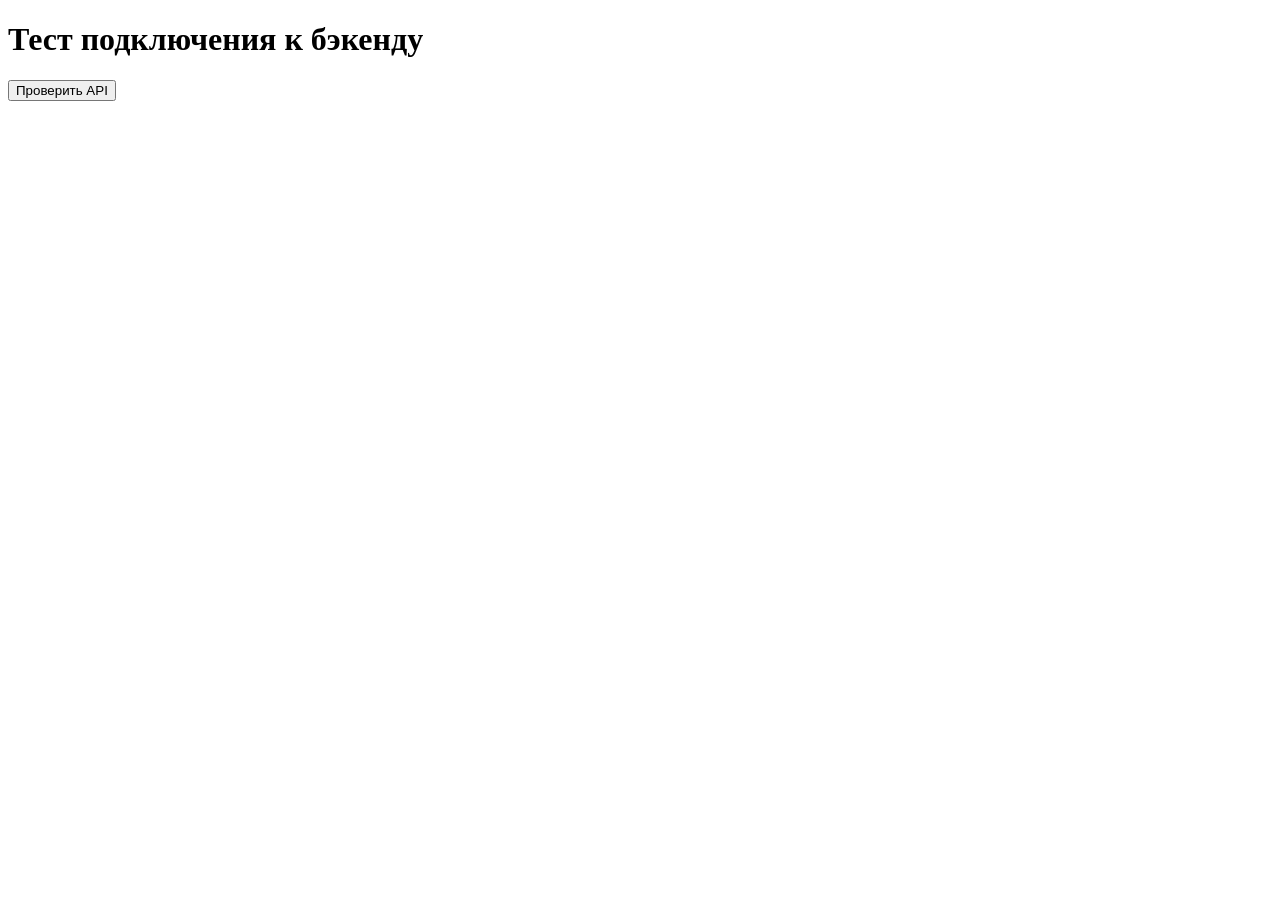
<file: frontend/static/test.html>
<!DOCTYPE html>
<html>
<head>
    <title>Тест API</title>
</head>
<body>
<h1>Тест подключения к бэкенду</h1>
<button onclick="testAPI()">Проверить API</button>
<div id="result"></div>

<script>
    async function testAPI() {
        const result = document.getElementById('result');
        result.innerHTML = '⏳ Проверка...';

        try {
            const response = await fetch('http://localhost:8080/api/v1/posts');
            const data = await response.json();
            result.innerHTML = '✅ API работает! Получено постов: ' + data.length;
            console.log('Ответ API:', data);
        } catch (error) {
            result.innerHTML = '❌ Ошибка: ' + error.message;
            console.error('Ошибка:', error);
        }
    }
</script>
</body>
</html>
</file>
<file: frontend/static/style.css>
:root {
    --primary: #0a1628;
    --primary-light: #132238;
    --secondary: #1a2d47;
    --accent: #00d4aa;
    --accent-hover: #00f0c8;
    --dark: #051024;
    --text: #2d3436;
    --text-light: #636e72;
    --white: #ffffff;
    --gray-50: #f8fafc;
    --gray-100: #f1f5f9;
    --gray-200: #e2e8f0;
    --gray-300: #cbd5e1;
    --gray-400: #94a3b8;
    --gray-500: #64748b;
    --radius: 16px;
    --radius-sm: 8px;
    --shadow: 0 10px 30px rgba(0, 0, 0, 0.08);
    --shadow-hover: 0 20px 40px rgba(0, 0, 0, 0.15);
    --transition: 0.3s cubic-bezier(0.4, 0, 0.2, 1);
}

* {
    margin: 0;
    padding: 0;
    box-sizing: border-box;
}

html {
    scroll-behavior: smooth;
    scroll-padding-top: 80px;
}

body {
    font-family: 'Inter', -apple-system, BlinkMacSystemFont, 'Segoe UI', sans-serif;
    line-height: 1.7;
    color: var(--text);
    background: var(--gray-50);
}

body.modal-open {
    overflow: hidden;
}

.container {
    max-width: 1200px;
    margin: 0 auto;
    padding: 0 24px;
}

/* =========================
   HEADER
========================= */

.header {
    background: rgba(10, 22, 40, 0.9);
    backdrop-filter: blur(20px);
    -webkit-backdrop-filter: blur(20px);
    color: var(--white);
    padding: 0.8rem 0;
    position: fixed;
    top: 0;
    width: 100%;
    z-index: 1000;
    border-bottom: 1px solid rgba(255, 255, 255, 0.05);
    transition: var(--transition);
}

.header.scrolled {
    background: rgba(10, 22, 40, 0.98);
    box-shadow: 0 10px 40px rgba(0, 0, 0, 0.3);
    padding: 0.5rem 0;
}

.navbar {
    display: flex;
    justify-content: space-between;
    align-items: center;
}

.logo {
    display: flex;
    align-items: center;
    gap: 0.5rem;
    text-decoration: none;
    color: var(--white);
}

.logo-icon {
    font-size: 1.8rem;
    color: var(--accent);
}

.logo h1 {
    font-size: 1.3rem;
    font-weight: 800;
}

.logo h1 span {
    color: var(--accent);
    font-weight: 300;
}

.tagline {
    font-size: 0.7rem;
    color: var(--gray-400);
    letter-spacing: 1px;
}

.nav-menu {
    display: flex;
    list-style: none;
    gap: 1.5rem;
}

.nav-menu a {
    color: var(--gray-300);
    text-decoration: none;
    font-weight: 500;
    font-size: 0.85rem;
    transition: var(--transition);
    padding: 0.4rem 0;
    border-bottom: 2px solid transparent;
}

.nav-menu a:hover,
.nav-menu a.active {
    color: var(--white);
    border-bottom-color: var(--accent);
}

.burger {
    display: none;
    flex-direction: column;
    gap: 5px;
    background: none;
    border: none;
    cursor: pointer;
    padding: 5px;
}

.burger span {
    width: 25px;
    height: 2px;
    background: var(--white);
    transition: var(--transition);
    display: block;
}

.burger.active span:nth-child(1) {
    transform: rotate(45deg) translate(5px, 5px);
}

.burger.active span:nth-child(2) {
    opacity: 0;
}

.burger.active span:nth-child(3) {
    transform: rotate(-45deg) translate(5px, -5px);
}

/* =========================
   HERO
========================= */

.hero {
    background: linear-gradient(
            135deg,
            var(--primary) 0%,
            var(--secondary) 100%
    );
    color: var(--white);
    padding: 8rem 0 6rem;
    text-align: center;
    position: relative;
    overflow: hidden;
    min-height: 100vh;
    display: flex;
    align-items: center;
}

.badge {
    display: inline-block;
    background: rgba(0, 212, 170, 0.1);
    color: var(--accent);
    padding: 0.5rem 1.5rem;
    border-radius: 50px;
    font-size: 0.85rem;
    font-weight: 500;
    border: 1px solid rgba(0, 212, 170, 0.2);
    margin-bottom: 1.5rem;
}

.hero h2 {
    font-size: clamp(2rem, 5vw, 3.5rem);
    font-weight: 800;
    line-height: 1.2;
    margin-bottom: 1.5rem;
}

.highlight {
    background: linear-gradient(135deg, var(--accent), #00ffcc);
    -webkit-background-clip: text;
    -webkit-text-fill-color: transparent;
    background-clip: text;
}

.hero p {
    font-size: 1.1rem;
    color: var(--gray-300);
    max-width: 700px;
    margin: 0 auto 2rem;
}

.hero-buttons {
    display: flex;
    gap: 1rem;
    justify-content: center;
    margin-bottom: 3rem;
    flex-wrap: wrap;
}

.hero-stats {
    display: flex;
    justify-content: center;
    gap: 3rem;
    flex-wrap: wrap;
}

.stat-value {
    font-size: 2rem;
    font-weight: 800;
    color: var(--accent);
    display: block;
}

.stat-label {
    font-size: 0.85rem;
    color: var(--gray-400);
}

.hero-scroll {
    position: absolute;
    bottom: 30px;
    left: 50%;
    transform: translateX(-50%);
    display: flex;
    flex-direction: column;
    align-items: center;
    gap: 0.5rem;
    color: var(--gray-400);
    font-size: 0.75rem;
}

.scroll-indicator {
    width: 20px;
    height: 40px;
    border: 2px solid var(--gray-500);
    border-radius: 10px;
    position: relative;
}

.scroll-indicator::before {
    content: '';
    position: absolute;
    top: 5px;
    left: 50%;
    transform: translateX(-50%);
    width: 3px;
    height: 8px;
    background: var(--accent);
    border-radius: 2px;
    animation: scrollDown 2s infinite;
}

@keyframes scrollDown {
    0% {
        opacity: 0;
        transform: translate(-50%, 0);
    }

    30% {
        opacity: 1;
    }

    70% {
        opacity: 1;
    }

    100% {
        opacity: 0;
        transform: translate(-50%, 18px);
    }
}

/* =========================
   BUTTONS
========================= */

.btn {
    display: inline-flex;
    align-items: center;
    justify-content: center;
    gap: 0.5rem;
    padding: 0.85rem 2rem;
    border-radius: 50px;
    text-decoration: none;
    font-weight: 600;
    transition: var(--transition);
    border: 2px solid transparent;
    font-size: 0.95rem;
    cursor: pointer;
    font-family: inherit;
}

.btn-primary {
    background: var(--accent);
    color: var(--primary);
    border-color: var(--accent);
    box-shadow: 0 4px 15px rgba(0, 212, 170, 0.3);
}

.btn-primary:hover {
    background: var(--accent-hover);
    transform: translateY(-2px);
    box-shadow: 0 8px 25px rgba(0, 212, 170, 0.4);
}

.btn-outline {
    border-color: rgba(255, 255, 255, 0.3);
    color: var(--white);
    background: transparent;
    backdrop-filter: blur(10px);
}

.btn-outline:hover {
    background: rgba(255, 255, 255, 0.1);
    border-color: var(--white);
    transform: translateY(-2px);
}

.btn-outline-dark {
    border-color: var(--gray-300);
    color: var(--text);
    background: transparent;
}

.btn-outline-dark:hover {
    background: var(--primary);
    color: var(--white);
    border-color: var(--primary);
}

.btn-sm {
    padding: 0.5rem 1.5rem;
    font-size: 0.85rem;
    background: transparent;
    color: var(--accent);
    border-color: var(--accent);
}

.btn-sm:hover {
    background: var(--accent);
    color: var(--primary);
}

/* =========================
   SECTIONS
========================= */

section {
    padding: 5rem 0;
}

.section-header {
    text-align: center;
    margin-bottom: 3rem;
}

.section-header .badge {
    margin-bottom: 1rem;
}

.section-header h2 {
    font-size: 2rem;
    color: var(--primary);
    margin-bottom: 0.8rem;
}

.section-header p {
    color: var(--text-light);
    max-width: 600px;
    margin: 0 auto;
}

/* =========================
   SERVICES
========================= */

.services-grid {
    display: grid;
    grid-template-columns: repeat(auto-fit, minmax(260px, 1fr));
    gap: 2rem;
}

.service-card {
    background: var(--white);
    padding: 2rem;
    border-radius: var(--radius);
    box-shadow: var(--shadow);
    text-align: center;
    transition: var(--transition);
    border: 1px solid var(--gray-200);
    display: flex;
    flex-direction: column;
}

.service-card:hover {
    transform: translateY(-8px);
    box-shadow: var(--shadow-hover);
}

.service-icon {
    font-size: 3rem;
    margin-bottom: 1rem;
}

.service-card h3 {
    font-size: 1.15rem;
    margin-bottom: 0.8rem;
    color: var(--primary);
}

.service-card p {
    color: var(--text-light);
    font-size: 0.9rem;
    margin-bottom: 1rem;
    flex-grow: 1;
}

.service-features {
    display: flex;
    gap: 0.5rem;
    justify-content: center;
    flex-wrap: wrap;
    margin-bottom: 1.5rem;
    list-style: none;
}

.service-features li {
    background: var(--gray-100);
    padding: 0.25rem 0.75rem;
    border-radius: 20px;
    font-size: 0.75rem;
    color: var(--text-light);
}

.service-card .btn-sm {
    margin-top: auto;
    align-self: center;
}

/* =========================
   BLOG
========================= */

.blog-preview {
    background: var(--white);
}

.blog-grid {
    display: grid;
    grid-template-columns: repeat(auto-fit, minmax(300px, 1fr));
    gap: 2rem;
}

.blog-card {
    background: var(--white);
    border-radius: var(--radius);
    overflow: hidden;
    box-shadow: var(--shadow);
    transition: var(--transition);
    border: 1px solid var(--gray-200);
}

.blog-card:hover {
    transform: translateY(-5px);
    box-shadow: var(--shadow-hover);
}

.blog-image {
    height: 180px;
    display: flex;
    align-items: center;
    justify-content: center;
    font-size: 4rem;
    color: rgba(255, 255, 255, 0.3);
}

.blog-content {
    padding: 1.5rem;
}

.blog-date {
    font-size: 0.8rem;
    color: var(--accent);
    font-weight: 500;
}

.blog-content h3 {
    font-size: 1.1rem;
    margin: 0.5rem 0;
    color: var(--primary);
}

.blog-content p {
    font-size: 0.9rem;
    color: var(--text-light);
    margin-bottom: 1rem;
}

.blog-link {
    color: var(--accent);
    text-decoration: none;
    font-weight: 600;
    font-size: 0.9rem;
}

/* =========================
   CTA
========================= */

.cta {
    background: var(--primary);
    color: var(--white);
    text-align: center;
}

.cta h2 {
    font-size: 2rem;
    margin-bottom: 1rem;
}

.cta p {
    color: var(--gray-300);
    margin-bottom: 2rem;
}

/* =========================
   FOOTER
========================= */

.footer {
    background: var(--dark);
    color: var(--gray-400);
    padding: 4rem 0 1rem;
}

.footer-grid {
    display: grid;
    grid-template-columns: repeat(auto-fit, minmax(200px, 1fr));
    gap: 2.5rem;
    margin-bottom: 3rem;
}

.footer-col h4 {
    color: var(--white);
    margin-bottom: 1rem;
    font-size: 1rem;
}

.footer-col ul {
    list-style: none;
}

.footer-col ul li {
    margin-bottom: 0.5rem;
}

.footer-col a {
    color: var(--gray-400);
    text-decoration: none;
    transition: var(--transition);
}

.footer-col a:hover {
    color: var(--accent);
}

.social-links {
    display: flex;
    gap: 1rem;
    margin-top: 1rem;
}

.social-links a {
    font-size: 1.5rem;
}

.footer-bottom {
    text-align: center;
    padding-top: 2rem;
    border-top: 1px solid rgba(255, 255, 255, 0.05);
    font-size: 0.85rem;
}

/* =========================
   SCROLL TOP
========================= */

.scroll-top {
    position: fixed;
    bottom: 30px;
    right: 30px;
    width: 50px;
    height: 50px;
    background: var(--accent);
    color: var(--primary);
    border: none;
    border-radius: 50%;
    font-size: 1.5rem;
    cursor: pointer;
    opacity: 0;
    pointer-events: none;
    transition: var(--transition);
    box-shadow: var(--shadow);
    font-weight: 700;
    z-index: 999;
    display: flex;
    align-items: center;
    justify-content: center;
}

.scroll-top.visible {
    opacity: 1;
    pointer-events: all;
}

.scroll-top:hover {
    background: var(--accent-hover);
    transform: translateY(-3px);
}

/* =========================
   UTILITY
========================= */

.text-center {
    text-align: center;
}

/* =========================================================
   МОДАЛЬНЫЕ ОКНА АВТОРИЗАЦИИ
========================================================= */

.modal-overlay {
    position: fixed;
    inset: 0;
    width: 100%;
    height: 100%;

    display: none;
    align-items: center;
    justify-content: center;

    padding: 20px;

    background: rgba(10, 22, 40, 0.85);

    backdrop-filter: blur(10px);
    -webkit-backdrop-filter: blur(10px);

    z-index: 9999;

    opacity: 0;
    transition: opacity 0.3s ease;
}

.modal-overlay.active {
    display: flex;
    opacity: 1;
}

.modal-overlay.closing {
    opacity: 0;
    pointer-events: none;
}

/* Само окно */

.modal {
    display: block;

    position: relative;

    width: 100%;
    max-width: 460px;
    max-height: 90vh;

    background: #ffffff;

    border-radius: 20px;

    overflow: hidden;

    box-shadow:
            0 30px 60px rgba(0, 0, 0, 0.3),
            0 10px 20px rgba(0, 0, 0, 0.15);

    transform: scale(0.9) translateY(20px);
    opacity: 0;

    transition:
            transform 0.3s cubic-bezier(0.34, 1.56, 0.64, 1),
            opacity 0.3s ease;
}

.modal-overlay.active .modal {
    transform: scale(1) translateY(0);
    opacity: 1;
}

.modal-overlay.closing .modal {
    transform: scale(0.7) translateY(40px);
    opacity: 0;
}

/* =========================
   MODAL HEADER
========================= */

.modal-header {
    display: flex;
    align-items: center;
    justify-content: space-between;

    padding: 1.2rem 1.5rem;

    background: #ffffff;

    border-bottom: 1px solid var(--gray-200);
}

.modal-header h3 {
    margin: 0;

    color: var(--primary);

    font-size: 1.2rem;
    font-weight: 700;
}

.modal-close {
    width: 34px;
    height: 34px;

    display: flex;
    align-items: center;
    justify-content: center;

    flex-shrink: 0;

    border: none;
    border-radius: 50%;

    background: var(--gray-100);

    color: var(--text);

    font-size: 1.2rem;

    cursor: pointer;

    transition: all 0.3s ease;
}

.modal-close:hover {
    background: #ff4757;
    color: #ffffff;
    transform: rotate(90deg);
}

/* =========================
   MODAL BODY
========================= */

.modal-body {
    padding: 1.5rem;

    max-height: calc(90vh - 80px);

    overflow-y: auto;

    background: #ffffff;
}

/* =========================
   FORM
========================= */

.modal-body .form-group {
    margin-bottom: 1rem;
}

.modal-body .form-group label {
    display: block;

    margin-bottom: 0.3rem;

    color: var(--text);

    font-size: 0.9rem;
    font-weight: 500;
}

.modal-body .form-group input,
.modal-body .form-group select,
.modal-body .form-group textarea {
    width: 100%;

    padding: 0.75rem 1rem;

    border: 2px solid var(--gray-200);
    border-radius: 10px;

    background: var(--gray-50);
    color: var(--text);

    font-family: inherit;
    font-size: 0.95rem;

    transition: all 0.3s ease;
}

.modal-body .form-group input::placeholder,
.modal-body .form-group textarea::placeholder {
    color: var(--gray-400);
}

.modal-body .form-group input:focus,
.modal-body .form-group select:focus,
.modal-body .form-group textarea:focus {
    outline: none;

    border-color: var(--accent);

    background: #ffffff;

    box-shadow:
            0 0 0 4px rgba(0, 212, 170, 0.1);
}

.modal-body .form-group textarea {
    resize: vertical;
    min-height: 80px;
}

/* =========================
   MODAL BUTTONS
========================= */

.modal-body .btn {
    width: 100%;

    justify-content: center;

    padding: 0.8rem;

    font-size: 1rem;
}

.modal-body .btn-primary {
    width: 100%;

    background: var(--accent);
    color: var(--primary);

    border: none;
    border-radius: 50px;

    font-weight: 700;

    cursor: pointer;

    transition: all 0.3s ease;
}

.modal-body .btn-primary:hover {
    background: var(--accent-hover);

    transform: translateY(-2px);

    box-shadow:
            0 8px 25px rgba(0, 212, 170, 0.4);
}

.modal-body .btn-primary:disabled {
    opacity: 0.6;
    cursor: not-allowed;
    transform: none;
    box-shadow: none;
}

.modal-body .btn-outline {
    width: 100%;

    background: transparent;

    border: 2px solid var(--gray-300);

    color: var(--text);

    border-radius: 50px;

    font-weight: 600;

    cursor: pointer;

    transition: all 0.3s ease;
}

.modal-body .btn-outline:hover {
    background: var(--gray-100);

    border-color: var(--text);
}

/* =========================
   ПЕРЕКЛЮЧЕНИЕ ВХОД / РЕГИСТРАЦИЯ
========================= */

.modal-body .auth-switch {
    text-align: center;

    margin-top: 1rem;

    font-size: 0.85rem;

    color: var(--text-light);
}

.modal-body .auth-switch a {
    color: var(--accent);

    text-decoration: none;

    font-weight: 600;

    cursor: pointer;
}

.modal-body .auth-switch a:hover {
    text-decoration: underline;
}

/* =========================
   ОШИБКИ ФОРМ
========================= */

.modal-body .error-message {
    margin-top: 0.5rem;

    padding: 0.6rem 0.8rem;

    border-radius: 8px;

    background: rgba(255, 71, 87, 0.08);

    color: #e74c3c;

    font-size: 0.85rem;
}

.modal-body .success-message {
    margin-top: 0.5rem;

    padding: 0.6rem 0.8rem;

    border-radius: 8px;

    background: rgba(0, 212, 170, 0.08);

    color: #008f76;

    font-size: 0.85rem;
}

/* =========================
   SCROLLBAR МОДАЛКИ
========================= */

.modal-body::-webkit-scrollbar {
    width: 7px;
}

.modal-body::-webkit-scrollbar-track {
    background: var(--gray-100);
}

.modal-body::-webkit-scrollbar-thumb {
    background: var(--gray-300);
    border-radius: 10px;
}

.modal-body::-webkit-scrollbar-thumb:hover {
    background: var(--gray-400);
}

/* =========================
   MOBILE
========================= */

@media (max-width: 768px) {

    .burger {
        display: flex;
    }

    .nav-menu {
        display: none;

        position: fixed;

        top: 60px;
        left: 0;
        right: 0;

        background: var(--primary);

        flex-direction: column;

        padding: 2rem;

        text-align: center;

        gap: 1rem;

        box-shadow:
                0 20px 40px rgba(0, 0, 0, 0.3);
    }

    .nav-menu.active {
        display: flex;
    }

    .hero {
        padding: 6rem 0 4rem;
        min-height: auto;
    }

    .hero h2 {
        font-size: 1.8rem;
    }

    .hero-stats {
        gap: 1.5rem;
    }

    .services-grid {
        grid-template-columns: 1fr;
    }

    .blog-grid {
        grid-template-columns: 1fr;
    }

    .footer-grid {
        grid-template-columns: 1fr 1fr;
    }
}

/* =========================
   MOBILE MODAL
========================= */

@media (max-width: 480px) {

    .modal-overlay {
        padding: 10px;
    }

    .modal {
        width: 100%;
        max-width: 100%;

        max-height: 95vh;

        border-radius: 16px;
    }

    .modal-header {
        padding: 1rem;
    }

    .modal-header h3 {
        font-size: 1rem;
    }

    .modal-body {
        padding: 1rem;

        max-height: calc(95vh - 65px);
    }

    .modal-body .form-group input,
    .modal-body .form-group select,
    .modal-body .form-group textarea {
        font-size: 0.85rem;
        padding: 0.6rem 0.8rem;
    }

    .modal-close {
        width: 30px;
        height: 30px;
        font-size: 1rem;
    }
}
</file>
<file: frontend/static/animations.css>
/* Анимации появления */
.fade-in {
    opacity: 0;
    transform: translateY(30px);
    transition: opacity 0.6s cubic-bezier(0.4, 0, 0.2, 1),
    transform 0.6s cubic-bezier(0.4, 0, 0.2, 1);
}

.fade-in.visible {
    opacity: 1;
    transform: translateY(0);
}

/* Анимация для hero */
.hero-bg {
    position: absolute;
    top: 0;
    left: 0;
    right: 0;
    bottom: 0;
    background:
            radial-gradient(circle at 20% 50%, rgba(0, 212, 170, 0.08) 0%, transparent 50%),
            radial-gradient(circle at 80% 50%, rgba(0, 240, 200, 0.05) 0%, transparent 50%);
    animation: bgPulse 8s ease-in-out infinite;
}

@keyframes bgPulse {
    0%, 100% { opacity: 0.5; }
    50% { opacity: 1; }
}

/* Индикатор скролла */
@keyframes scrollDown {
    0% { top: 5px; opacity: 1; }
    100% { top: 25px; opacity: 0; }
}

/* Пульсация для кнопок */
@keyframes pulse {
    0% { box-shadow: 0 0 0 0 rgba(0, 212, 170, 0.4); }
    70% { box-shadow: 0 0 0 15px rgba(0, 212, 170, 0); }
    100% { box-shadow: 0 0 0 0 rgba(0, 212, 170, 0); }
}

.btn-primary {
    animation: pulse 2s infinite;
}

/* Hover эффекты для карточек */
.service-card {
    position: relative;
    overflow: hidden;
}

.service-card::before {
    content: '';
    position: absolute;
    top: 0;
    left: 0;
    right: 0;
    height: 3px;
    background: linear-gradient(90deg, var(--accent), #00ffcc);
    transform: scaleX(0);
    transform-origin: left;
    transition: transform 0.4s ease;
}

.service-card:hover::before {
    transform: scaleX(1);
}

/* Анимация для цифр статистики */
@keyframes countUp {
    from { opacity: 0; transform: translateY(20px); }
    to { opacity: 1; transform: translateY(0); }
}

.stat-value {
    animation: countUp 1s ease-out;
}

.modal-overlay.closing {
    opacity: 0;
    pointer-events: none;
}

.modal-overlay.closing .modal {
    transform: scale(0.7) translateY(40px);
    opacity: 0;
}
</file>
